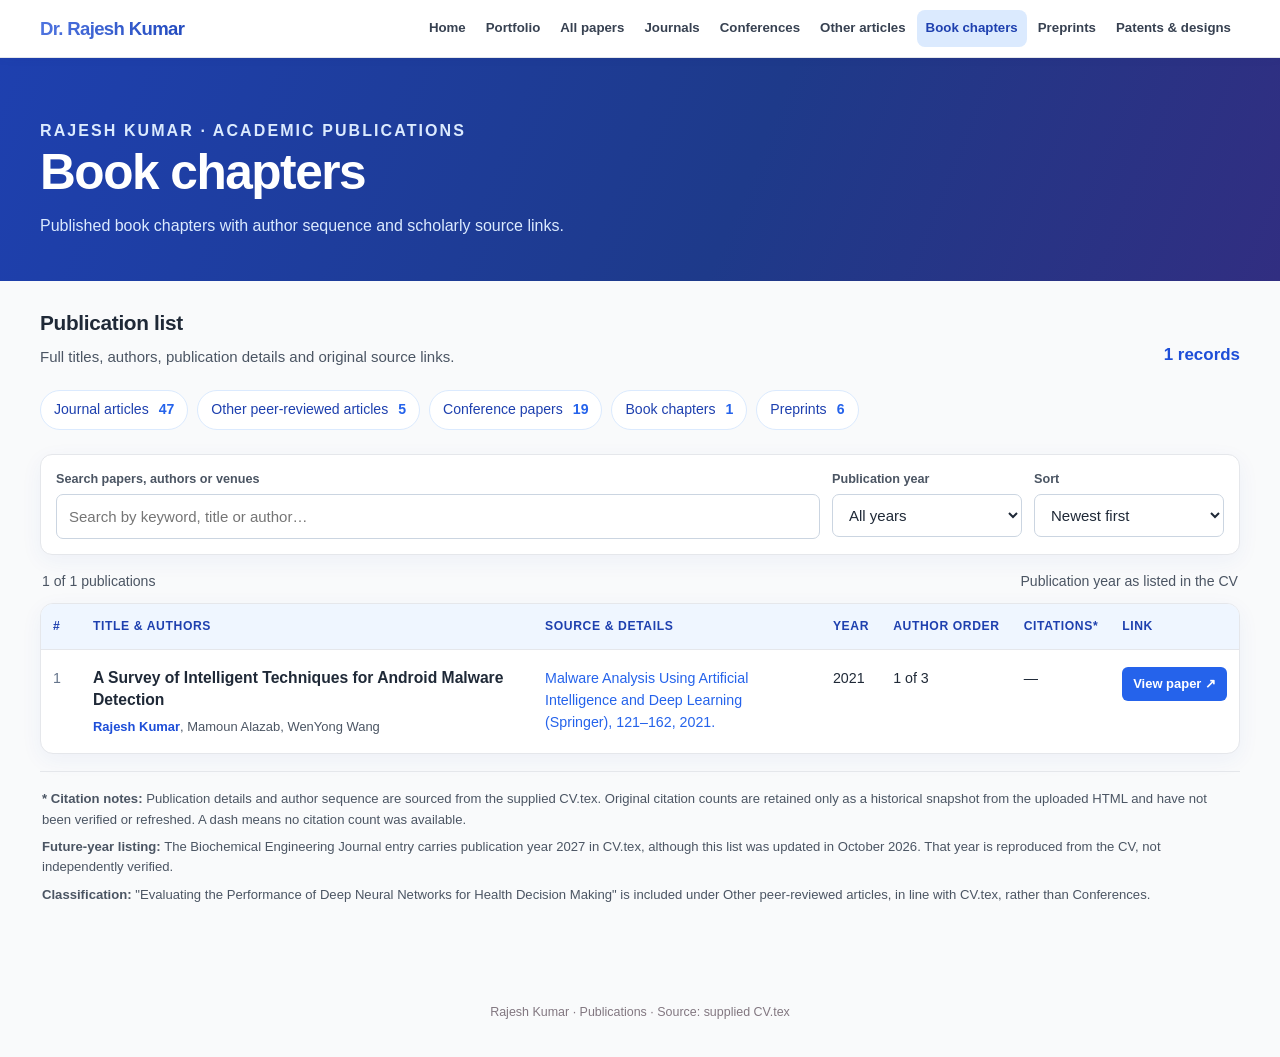
<file: book-chapter.html>
<!DOCTYPE html>

<html lang="en">
<head>
<meta charset="utf-8"/>
<meta content="width=device-width, initial-scale=1" name="viewport"/>
<meta content="Published book chapters with author sequence and scholarly source links." name="description"/>
<meta content="light" name="color-scheme"/>
<title>Book chapters | Rajesh Kumar — Publications</title>
<link rel="canonical" href="https://raja21068.github.io/raja/book-chapter.html"/>
<script type="application/ld+json">{"@context": "https://schema.org", "@type": "CollectionPage", "name": "Book chapters | Rajesh Kumar — Publications", "url": "https://raja21068.github.io/raja/book-chapter.html", "inLanguage": "en", "author": {"@type": "Person", "@id": "https://raja21068.github.io/raja/#person", "name": "Dr. Rajesh Kumar", "url": "https://raja21068.github.io/raja/"}, "isPartOf": {"@type": "WebSite", "name": "Dr. Rajesh Kumar - Academic Portfolio", "url": "https://raja21068.github.io/raja/"}}</script>
<style>
:root {color-scheme:light;--ink:#292530;--sub:#635e68;--primary:#82465a;--primary-dark:#6b3549;--accent:#ecdfe4;--line:#e8e1e5;--bg:#faf8f9;--surface:#fff;--shadow:0 5px 25px rgba(56,31,44,.045)}
*,*::before,*::after{box-sizing:border-box}
body{margin:0;font:15px/1.55 system-ui,-apple-system,BlinkMacSystemFont,"Segoe UI",sans-serif;color:var(--ink);background:var(--bg)}
a{color:var(--primary)}a:hover{text-decoration-color:var(--ink)}a:focus-visible,select:focus-visible,input:focus-visible,button:focus-visible{outline:3px solid #bd87a0;outline-offset:3px}
.wrap{width:min(1200px,calc(100% - 44px));margin:auto}
.hero{background:linear-gradient(126deg,#693849,#82465a 57%,#9b5c72);color:white;padding:38px 0 34px}
.eyebrow{font-size:.78rem;font-weight:750;text-transform:uppercase;letter-spacing:.13em;opacity:.85;margin:0 0 12px}
h1{font-size:clamp(2rem,4vw,3.1rem);line-height:1.16;margin:0;letter-spacing:-.03em}
.hero p{color:#f6eaf0;margin:12px 0 0;max-width:720px;font-size:1rem}
.nav{background:#fff;border-bottom:1px solid var(--line)}.nav .wrap{display:flex;gap:4px;align-items:center;flex-wrap:wrap;padding:10px 0}
.nav a{text-decoration:none;white-space:nowrap;font-size:.9rem;padding:9px 12px;border-radius:7px;color:#554953;font-weight:600}
.nav a:hover{background:#f5edf0}.nav a[aria-current="page"]{background:var(--accent);color:var(--primary-dark)}
main{padding:26px 0 54px}.intro{display:flex;align-items:flex-end;justify-content:space-between;gap:15px;flex-wrap:wrap;margin-bottom:22px}
.intro h2{font-size:1.3rem;letter-spacing:-.015em;margin:0}.intro p{margin:5px 0 0;color:var(--sub);max-width:780px}
.count{font-variant-numeric:tabular-nums;font-weight:750;color:var(--primary);font-size:1.06rem}
.category-strip{display:flex;flex-wrap:wrap;gap:9px;margin:0 0 24px}
.category-strip a{display:inline-flex;align-items:center;gap:10px;border:1px solid var(--line);border-radius:20px;color:var(--ink);background:white;padding:8px 13px;text-decoration:none;font-size:.88rem}
.category-strip a:hover{border-color:#d2a4b3;background:#fff8fa}.category-strip b{color:var(--primary);font-variant-numeric:tabular-nums}
.tools{display:grid;grid-template-columns:minmax(220px,1fr) repeat(2,minmax(160px,190px));gap:12px;background:white;padding:15px;border:1px solid var(--line);border-radius:12px;margin-bottom:16px;box-shadow:var(--shadow)}
.tools label{font-size:.79rem;color:var(--sub);font-weight:700;display:block;margin:0 0 5px}
.tools input,.tools select{background:white;width:100%;padding:10px 12px;border:1px solid #d8cdd2;border-radius:7px;color:var(--ink);font:inherit;min-height:43px}
.results{display:flex;align-items:center;justify-content:space-between;gap:12px;margin:0 2px 10px;font-size:.88rem;color:var(--sub)}
.paper-table{border:1px solid var(--line);width:100%;border-spacing:0;border-radius:13px;overflow:hidden;background:var(--surface);box-shadow:var(--shadow)}
.paper-table th{background:#f0e7eb;text-align:left;white-space:nowrap;color:#5c3848;padding:13px 12px;font-size:.76rem;text-transform:uppercase;letter-spacing:.05em}
.paper-table td{padding:17px 12px;vertical-align:top;border-top:1px solid var(--line);font-size:.89rem}
.paper-table tbody tr:hover{background:#fdfafb}.num{width:40px;color:#877a81;white-space:nowrap;font-variant-numeric:tabular-nums}
.papertitle{font-weight:720;color:#2c2630;font-size:.98rem;line-height:1.4;margin-bottom:6px}
.authors{font-size:.81rem;line-height:1.5;color:#6c626b}.self{font-weight:770;color:var(--primary-dark)}
.source{min-width:170px;max-width:310px;color:#4c4550}.source small{display:block;margin-top:5px;color:#7d737d}
.year,.position,.citations{white-space:nowrap;font-variant-numeric:tabular-nums}
.year small{display:block;font-size:.71rem;color:#976079;white-space:normal}
.pill{display:inline-block;border:1px solid #e1c9d1;background:#faf1f4;color:#754156;padding:4px 7px;border-radius:5px;font-size:.76rem;font-weight:750;white-space:nowrap}
.outlink{white-space:nowrap;display:inline-block;background:var(--primary);color:white;text-decoration:none;padding:7px 11px;border-radius:6px;font-size:.81rem;font-weight:750}
.outlink:hover{background:var(--primary-dark);color:white}
.notes{margin-top:17px;border-top:1px solid var(--line);padding:17px 2px;font-size:.82rem;color:var(--sub)}.notes p{margin:0 0 7px}
.empty{padding:20px!important;text-align:center;color:var(--sub)}
footer{padding:20px 0 35px;color:#827780;text-align:center;font-size:.78rem}
@media(max-width:900px){.tools{grid-template-columns:1fr 1fr}.tools>.search{grid-column:1/-1}.paper-table th,.paper-table .num{display:none}
.paper-table,.paper-table tbody,.paper-table tr,.paper-table td{display:block;width:100%}.paper-table{border:0;background:transparent;box-shadow:none}.paper-table tr{border:1px solid var(--line);border-radius:11px;background:white;margin-bottom:12px;box-shadow:var(--shadow);overflow:hidden;padding:8px 14px}.paper-table td{border:0;padding:6px 0;min-width:0;max-width:none;font-size:.87rem}.paper-table td::before{content:attr(data-label);font-size:.72rem;color:#85747d;font-weight:740;letter-spacing:.01em;display:inline-block;width:95px;vertical-align:top}.paper-table td.title-cell::before{display:none}.paper-table td.title-cell{padding:12px 0 4px}.paper-table .source small{display:inline}.paper-table .year small{display:inline;margin-left:6px}.paper-table td.link-cell{padding:11px 0}.paper-table td.link-cell::before{display:none}}
@media(max-width:520px){.wrap{width:min(100% - 28px,1200px)}.hero{padding:30px 0 27px}.nav .wrap{gap:0}.nav a{font-size:.81rem;padding:8px}.tools{grid-template-columns:1fr}.tools>.search{grid-column:auto}.intro{align-items:flex-start}.results{align-items:flex-start}.category-strip a{padding:7px 10px}.paper-table td::before{width:87px}}
@media(prefers-reduced-motion:reduce){*{scroll-behavior:auto!important}}

.tools-master{grid-template-columns:minmax(210px,1fr) repeat(3,minmax(150px,180px))}@media(max-width:900px){.tools-master{grid-template-columns:1fr 1fr}.tools-master>.search{grid-column:1/-1}}@media(max-width:520px){.tools-master{grid-template-columns:1fr}.tools-master>.search{grid-column:auto}}</style>
<link href="site-theme.css" rel="stylesheet"/></head>
<body><nav aria-label="Research portfolio sections" class="nav"><div class="wrap"><a class="home-brand" href="index.html">Dr. Rajesh Kumar</a><div class="nav-items"><a href="index.html">Home</a><a href="research-portfolio.html">Portfolio</a><a href="publications.html">All papers</a><a href="journal-papers.html">Journals</a><a href="conference-papers.html">Conferences</a><a href="other-articles.html">Other articles</a><a aria-current="page" href="book-chapter.html">Book chapters</a><a href="preprints.html">Preprints</a><a href="patents.html">Patents &amp; designs</a></div></div></nav>
<header class="hero"><div class="wrap"><p class="eyebrow">Rajesh Kumar · Academic publications</p>
<h1>Book chapters</h1><p>Published book chapters with author sequence and scholarly source links.</p></div></header>

<main class="wrap"><section aria-label="Page introduction" class="intro"><div><h2>Publication list</h2><p>Full titles, authors, publication details and original source links.</p></div><div class="count">1 records</div></section>
<div aria-label="Browse by type" class="category-strip"><a href="journal-papers.html">Journal articles <b>47</b></a><a href="other-articles.html">Other peer-reviewed articles <b>5</b></a><a href="conference-papers.html">Conference papers <b>19</b></a><a href="book-chapter.html">Book chapters <b>1</b></a><a href="preprints.html">Preprints <b>6</b></a></div>
<div aria-label="Search papers" class="tools" role="search">
<div class="search"><label for="search">Search papers, authors or venues</label><input autocomplete="off" id="search" placeholder="Search by keyword, title or author…" type="search"/></div>
<div><label for="year">Publication year</label><select id="year"><option value="">All years</option></select></div>
<div><label for="sort">Sort</label><select id="sort"><option value="newest">Newest first</option><option value="oldest">Oldest first</option><option value="title">Title A–Z</option></select></div></div>
<div class="results"><span aria-live="polite" id="count">1 of 1 publications</span><span>Publication year as listed in the CV</span></div>
<table class="paper-table" id="papers"><thead><tr>
<th scope="col">#</th><th scope="col">Title &amp; authors</th><th scope="col">Source &amp; details</th><th scope="col">Year</th><th scope="col">Author order</th><th scope="col">Citations*</th><th scope="col">Link</th>
</tr></thead><tbody><tr data-category="Book chapters" data-initial="71" data-title="a survey of intelligent techniques for android malware detection" data-year="2021">
<td class="num">1</td>
<td class="title-cell"><div class="papertitle">A Survey of Intelligent Techniques for Android Malware Detection</div><div class="authors"><strong class="self">Rajesh Kumar</strong>, Mamoun Alazab, WenYong Wang</div></td>
<td class="source" data-label="Source">Malware Analysis Using Artificial Intelligence and Deep Learning (Springer), 121–162, 2021.</td>
<td class="year" data-label="Year">2021</td>
<td class="position" data-label="Author order">1 of 3</td>
<td class="citations" data-label="Legacy citations">—</td>
<td class="link-cell" data-label="Publication link"><a aria-label="Open publication: A Survey of Intelligent Techniques for Android Malware Detection" class="outlink" href="https://doi.org/10.1007/978-3-030-62582-5_5" rel="noopener noreferrer" target="_blank">View paper ↗</a></td>
</tr></tbody></table>
<p class="empty" hidden="" id="empty">No papers matched these filters.</p>
<section aria-label="Source notes" class="notes"><p><strong>* Citation notes:</strong> Publication details and author sequence are sourced from the supplied CV.tex. Original citation counts are retained only as a historical snapshot from the uploaded HTML and have not been verified or refreshed. A dash means no citation count was available.</p><p><strong>Future-year listing:</strong> The Biochemical Engineering Journal entry carries publication year 2027 in CV.tex, although this list was updated in October 2026. That year is reproduced from the CV, not independently verified.</p><p><strong>Classification:</strong> "Evaluating the Performance of Deep Neural Networks for Health Decision Making" is included under Other peer-reviewed articles, in line with CV.tex, rather than Conferences.</p></section>
</main><footer class="wrap">Rajesh Kumar · Publications · Source: supplied CV.tex</footer>
<script>
(function () {
  const table=document.querySelector('#papers');
  const body=table&&table.tBodies[0];
  if (!body) return;
  const rows=Array.from(body.querySelectorAll('tr[data-year]'));
  const search=document.querySelector('#search');
  const year=document.querySelector('#year');
  const sorter=document.querySelector('#sort');
  const category=document.querySelector('#category');
  const summary=document.querySelector('#count');
  const empty=document.querySelector('#empty');
  const years=[...new Set(rows.map(r=>r.dataset.year))].sort((a,b)=>Number(b)-Number(a));
  for (const y of years) {let opt=document.createElement('option');opt.value=y;opt.textContent=y;year.appendChild(opt);}
  const text=s=>(s||'').toLocaleLowerCase();
  function update() {
    const q=text(search.value.trim());const y=year.value;const cat=category?category.value:'';const sort=sorter.value;
    let n=0;
    for (const r of rows) {
      const visible=(!q||text(r.textContent).includes(q))&&(!y||r.dataset.year===y)&&(!cat||r.dataset.category===cat);
      r.hidden=!visible;
      r.style.display=visible?'':'none';
      n+=Number(visible);
    }
    const sorted=rows.slice().sort((a,b)=>{
      if(sort==='oldest')return Number(a.dataset.year)-Number(b.dataset.year)||Number(a.dataset.initial)-Number(b.dataset.initial);
      if(sort==='title')return a.dataset.title.localeCompare(b.dataset.title);
      return Number(b.dataset.year)-Number(a.dataset.year)||Number(a.dataset.initial)-Number(b.dataset.initial);
    });
    let rank=0;
    for(const r of sorted){body.appendChild(r);if(!r.hidden)r.querySelector('.num').textContent=String(++rank);}
    summary.textContent=n+' of '+rows.length+' publications';
    empty.hidden=n!==0;
  }
  [search,year,sorter,category].filter(Boolean).forEach(el=>el.addEventListener(el===search?'input':'change',update));
  if(category && location.hash){const desired=decodeURIComponent(location.hash.substring(1));if(Array.from(category.options).some(x=>x.value===desired))category.value=desired;}
  update();
})();
</script>
</body></html>
</file>
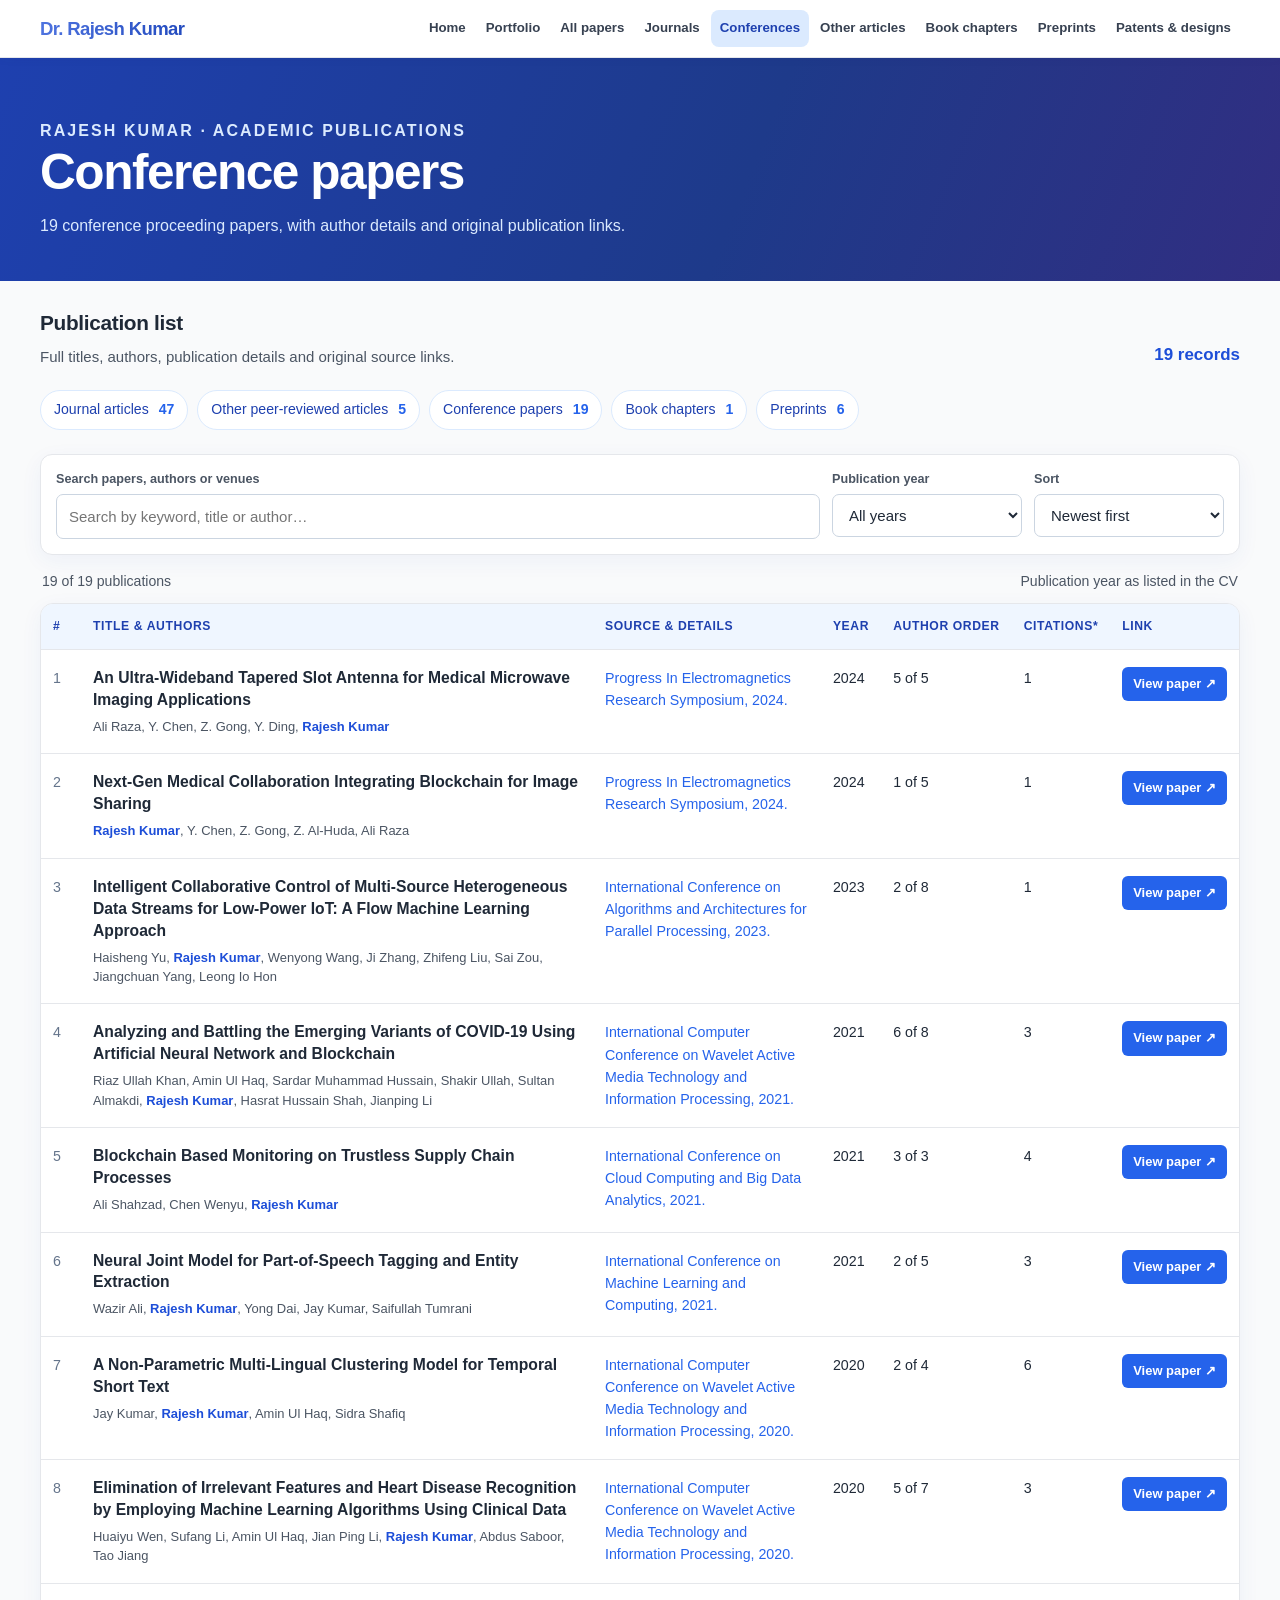
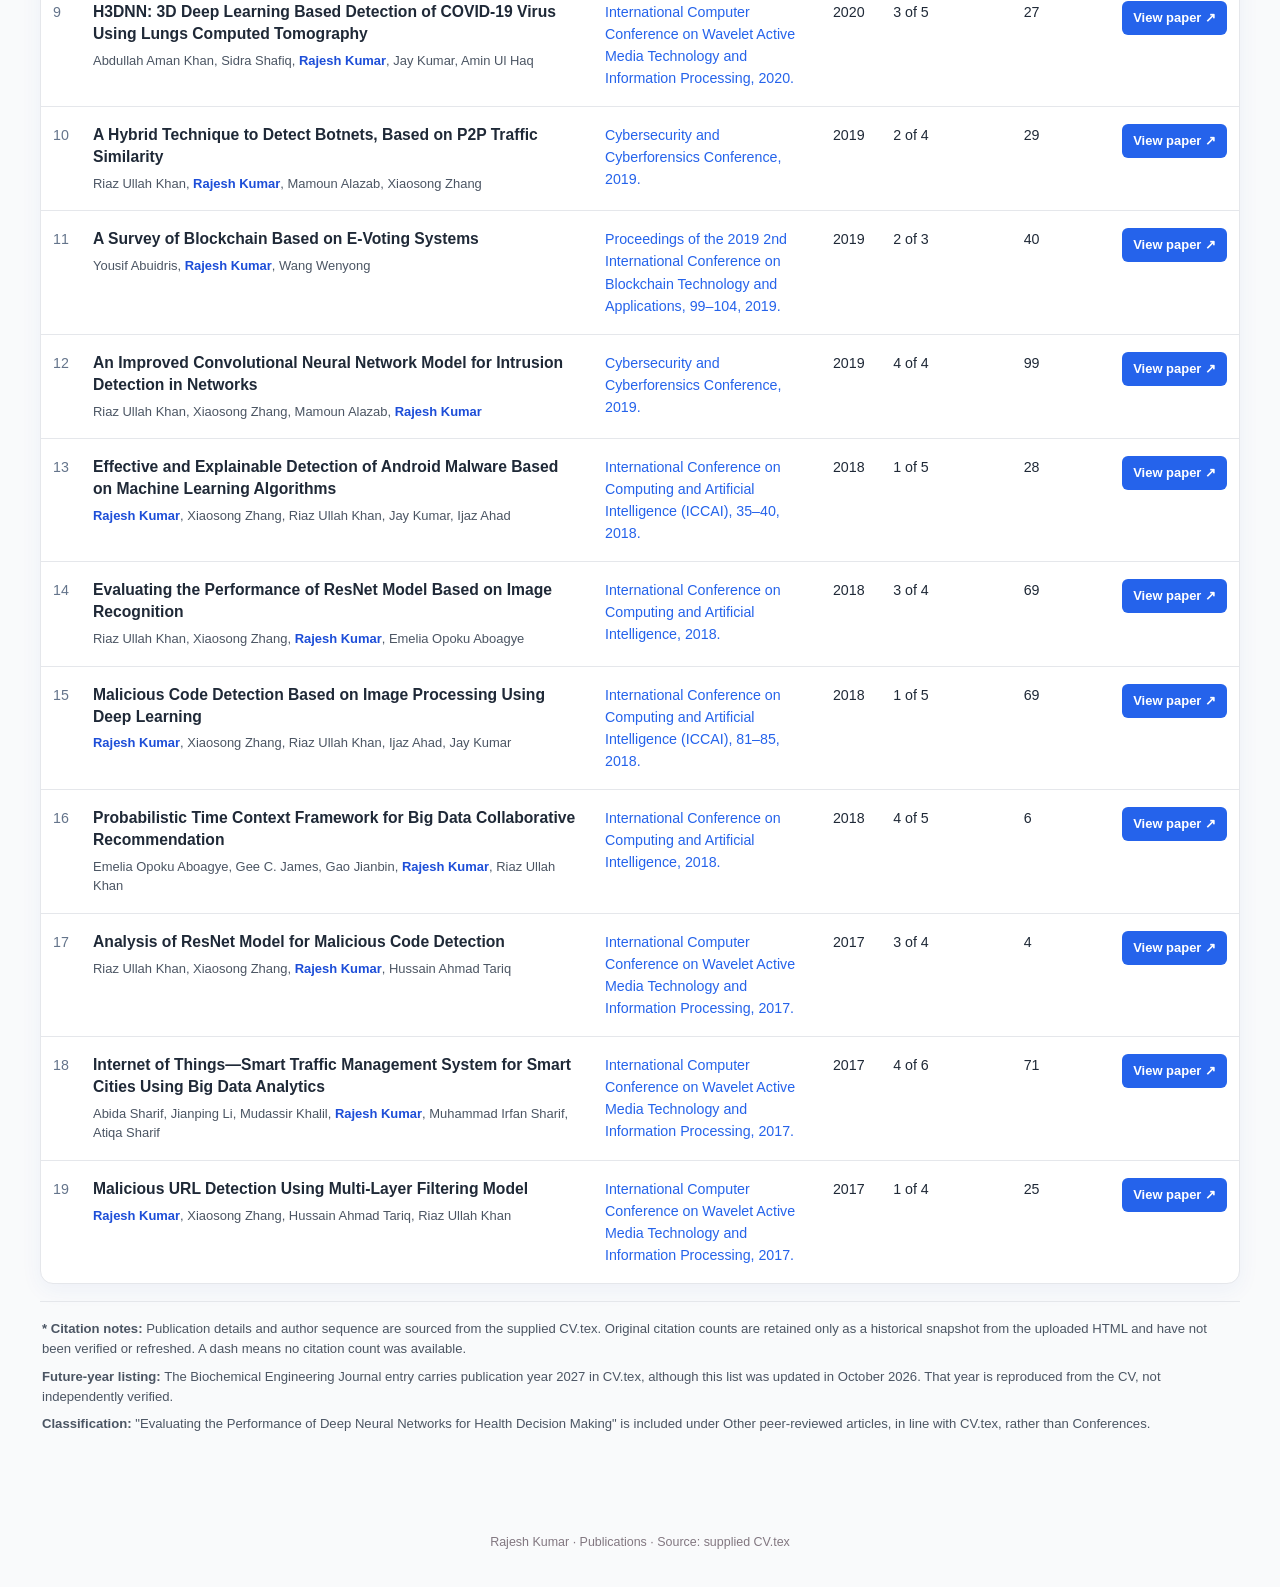
<file: conference-papers.html>
<!DOCTYPE html>

<html lang="en">
<head>
<meta charset="utf-8"/>
<meta content="width=device-width, initial-scale=1" name="viewport"/>
<meta content="19 conference proceeding papers, with author details and original publication links." name="description"/>
<meta content="light" name="color-scheme"/>
<title>Conference papers | Rajesh Kumar — Publications</title>
<link rel="canonical" href="https://raja21068.github.io/raja/conference-papers.html"/>
<script type="application/ld+json">{"@context": "https://schema.org", "@type": "CollectionPage", "name": "Conference papers | Rajesh Kumar — Publications", "url": "https://raja21068.github.io/raja/conference-papers.html", "inLanguage": "en", "author": {"@type": "Person", "@id": "https://raja21068.github.io/raja/#person", "name": "Dr. Rajesh Kumar", "url": "https://raja21068.github.io/raja/"}, "isPartOf": {"@type": "WebSite", "name": "Dr. Rajesh Kumar - Academic Portfolio", "url": "https://raja21068.github.io/raja/"}}</script>
<style>
:root {color-scheme:light;--ink:#292530;--sub:#635e68;--primary:#82465a;--primary-dark:#6b3549;--accent:#ecdfe4;--line:#e8e1e5;--bg:#faf8f9;--surface:#fff;--shadow:0 5px 25px rgba(56,31,44,.045)}
*,*::before,*::after{box-sizing:border-box}
body{margin:0;font:15px/1.55 system-ui,-apple-system,BlinkMacSystemFont,"Segoe UI",sans-serif;color:var(--ink);background:var(--bg)}
a{color:var(--primary)}a:hover{text-decoration-color:var(--ink)}a:focus-visible,select:focus-visible,input:focus-visible,button:focus-visible{outline:3px solid #bd87a0;outline-offset:3px}
.wrap{width:min(1200px,calc(100% - 44px));margin:auto}
.hero{background:linear-gradient(126deg,#693849,#82465a 57%,#9b5c72);color:white;padding:38px 0 34px}
.eyebrow{font-size:.78rem;font-weight:750;text-transform:uppercase;letter-spacing:.13em;opacity:.85;margin:0 0 12px}
h1{font-size:clamp(2rem,4vw,3.1rem);line-height:1.16;margin:0;letter-spacing:-.03em}
.hero p{color:#f6eaf0;margin:12px 0 0;max-width:720px;font-size:1rem}
.nav{background:#fff;border-bottom:1px solid var(--line)}.nav .wrap{display:flex;gap:4px;align-items:center;flex-wrap:wrap;padding:10px 0}
.nav a{text-decoration:none;white-space:nowrap;font-size:.9rem;padding:9px 12px;border-radius:7px;color:#554953;font-weight:600}
.nav a:hover{background:#f5edf0}.nav a[aria-current="page"]{background:var(--accent);color:var(--primary-dark)}
main{padding:26px 0 54px}.intro{display:flex;align-items:flex-end;justify-content:space-between;gap:15px;flex-wrap:wrap;margin-bottom:22px}
.intro h2{font-size:1.3rem;letter-spacing:-.015em;margin:0}.intro p{margin:5px 0 0;color:var(--sub);max-width:780px}
.count{font-variant-numeric:tabular-nums;font-weight:750;color:var(--primary);font-size:1.06rem}
.category-strip{display:flex;flex-wrap:wrap;gap:9px;margin:0 0 24px}
.category-strip a{display:inline-flex;align-items:center;gap:10px;border:1px solid var(--line);border-radius:20px;color:var(--ink);background:white;padding:8px 13px;text-decoration:none;font-size:.88rem}
.category-strip a:hover{border-color:#d2a4b3;background:#fff8fa}.category-strip b{color:var(--primary);font-variant-numeric:tabular-nums}
.tools{display:grid;grid-template-columns:minmax(220px,1fr) repeat(2,minmax(160px,190px));gap:12px;background:white;padding:15px;border:1px solid var(--line);border-radius:12px;margin-bottom:16px;box-shadow:var(--shadow)}
.tools label{font-size:.79rem;color:var(--sub);font-weight:700;display:block;margin:0 0 5px}
.tools input,.tools select{background:white;width:100%;padding:10px 12px;border:1px solid #d8cdd2;border-radius:7px;color:var(--ink);font:inherit;min-height:43px}
.results{display:flex;align-items:center;justify-content:space-between;gap:12px;margin:0 2px 10px;font-size:.88rem;color:var(--sub)}
.paper-table{border:1px solid var(--line);width:100%;border-spacing:0;border-radius:13px;overflow:hidden;background:var(--surface);box-shadow:var(--shadow)}
.paper-table th{background:#f0e7eb;text-align:left;white-space:nowrap;color:#5c3848;padding:13px 12px;font-size:.76rem;text-transform:uppercase;letter-spacing:.05em}
.paper-table td{padding:17px 12px;vertical-align:top;border-top:1px solid var(--line);font-size:.89rem}
.paper-table tbody tr:hover{background:#fdfafb}.num{width:40px;color:#877a81;white-space:nowrap;font-variant-numeric:tabular-nums}
.papertitle{font-weight:720;color:#2c2630;font-size:.98rem;line-height:1.4;margin-bottom:6px}
.authors{font-size:.81rem;line-height:1.5;color:#6c626b}.self{font-weight:770;color:var(--primary-dark)}
.source{min-width:170px;max-width:310px;color:#4c4550}.source small{display:block;margin-top:5px;color:#7d737d}
.year,.position,.citations{white-space:nowrap;font-variant-numeric:tabular-nums}
.year small{display:block;font-size:.71rem;color:#976079;white-space:normal}
.pill{display:inline-block;border:1px solid #e1c9d1;background:#faf1f4;color:#754156;padding:4px 7px;border-radius:5px;font-size:.76rem;font-weight:750;white-space:nowrap}
.outlink{white-space:nowrap;display:inline-block;background:var(--primary);color:white;text-decoration:none;padding:7px 11px;border-radius:6px;font-size:.81rem;font-weight:750}
.outlink:hover{background:var(--primary-dark);color:white}
.notes{margin-top:17px;border-top:1px solid var(--line);padding:17px 2px;font-size:.82rem;color:var(--sub)}.notes p{margin:0 0 7px}
.empty{padding:20px!important;text-align:center;color:var(--sub)}
footer{padding:20px 0 35px;color:#827780;text-align:center;font-size:.78rem}
@media(max-width:900px){.tools{grid-template-columns:1fr 1fr}.tools>.search{grid-column:1/-1}.paper-table th,.paper-table .num{display:none}
.paper-table,.paper-table tbody,.paper-table tr,.paper-table td{display:block;width:100%}.paper-table{border:0;background:transparent;box-shadow:none}.paper-table tr{border:1px solid var(--line);border-radius:11px;background:white;margin-bottom:12px;box-shadow:var(--shadow);overflow:hidden;padding:8px 14px}.paper-table td{border:0;padding:6px 0;min-width:0;max-width:none;font-size:.87rem}.paper-table td::before{content:attr(data-label);font-size:.72rem;color:#85747d;font-weight:740;letter-spacing:.01em;display:inline-block;width:95px;vertical-align:top}.paper-table td.title-cell::before{display:none}.paper-table td.title-cell{padding:12px 0 4px}.paper-table .source small{display:inline}.paper-table .year small{display:inline;margin-left:6px}.paper-table td.link-cell{padding:11px 0}.paper-table td.link-cell::before{display:none}}
@media(max-width:520px){.wrap{width:min(100% - 28px,1200px)}.hero{padding:30px 0 27px}.nav .wrap{gap:0}.nav a{font-size:.81rem;padding:8px}.tools{grid-template-columns:1fr}.tools>.search{grid-column:auto}.intro{align-items:flex-start}.results{align-items:flex-start}.category-strip a{padding:7px 10px}.paper-table td::before{width:87px}}
@media(prefers-reduced-motion:reduce){*{scroll-behavior:auto!important}}

.tools-master{grid-template-columns:minmax(210px,1fr) repeat(3,minmax(150px,180px))}@media(max-width:900px){.tools-master{grid-template-columns:1fr 1fr}.tools-master>.search{grid-column:1/-1}}@media(max-width:520px){.tools-master{grid-template-columns:1fr}.tools-master>.search{grid-column:auto}}</style>
<link href="site-theme.css" rel="stylesheet"/></head>
<body><nav aria-label="Research portfolio sections" class="nav"><div class="wrap"><a class="home-brand" href="index.html">Dr. Rajesh Kumar</a><div class="nav-items"><a href="index.html">Home</a><a href="research-portfolio.html">Portfolio</a><a href="publications.html">All papers</a><a href="journal-papers.html">Journals</a><a aria-current="page" href="conference-papers.html">Conferences</a><a href="other-articles.html">Other articles</a><a href="book-chapter.html">Book chapters</a><a href="preprints.html">Preprints</a><a href="patents.html">Patents &amp; designs</a></div></div></nav>
<header class="hero"><div class="wrap"><p class="eyebrow">Rajesh Kumar · Academic publications</p>
<h1>Conference papers</h1><p>19 conference proceeding papers, with author details and original publication links.</p></div></header>

<main class="wrap"><section aria-label="Page introduction" class="intro"><div><h2>Publication list</h2><p>Full titles, authors, publication details and original source links.</p></div><div class="count">19 records</div></section>
<div aria-label="Browse by type" class="category-strip"><a href="journal-papers.html">Journal articles <b>47</b></a><a href="other-articles.html">Other peer-reviewed articles <b>5</b></a><a href="conference-papers.html">Conference papers <b>19</b></a><a href="book-chapter.html">Book chapters <b>1</b></a><a href="preprints.html">Preprints <b>6</b></a></div>
<div aria-label="Search papers" class="tools" role="search">
<div class="search"><label for="search">Search papers, authors or venues</label><input autocomplete="off" id="search" placeholder="Search by keyword, title or author…" type="search"/></div>
<div><label for="year">Publication year</label><select id="year"><option value="">All years</option></select></div>
<div><label for="sort">Sort</label><select id="sort"><option value="newest">Newest first</option><option value="oldest">Oldest first</option><option value="title">Title A–Z</option></select></div></div>
<div class="results"><span aria-live="polite" id="count">19 of 19 publications</span><span>Publication year as listed in the CV</span></div>
<table class="paper-table" id="papers"><thead><tr>
<th scope="col">#</th><th scope="col">Title &amp; authors</th><th scope="col">Source &amp; details</th><th scope="col">Year</th><th scope="col">Author order</th><th scope="col">Citations*</th><th scope="col">Link</th>
</tr></thead><tbody><tr data-category="Conference papers" data-initial="52" data-title="an ultra-wideband tapered slot antenna for medical microwave imaging applications" data-year="2024">
<td class="num">1</td>
<td class="title-cell"><div class="papertitle">An Ultra-Wideband Tapered Slot Antenna for Medical Microwave Imaging Applications</div><div class="authors">Ali Raza, Y. Chen, Z. Gong, Y. Ding, <strong class="self">Rajesh Kumar</strong></div></td>
<td class="source" data-label="Source">Progress In Electromagnetics Research Symposium, 2024.</td>
<td class="year" data-label="Year">2024</td>
<td class="position" data-label="Author order">5 of 5</td>
<td class="citations" data-label="Legacy citations">1</td>
<td class="link-cell" data-label="Publication link"><a aria-label="Open publication: An Ultra-Wideband Tapered Slot Antenna for Medical Microwave Imaging Applications" class="outlink" href="https://ieeexplore.ieee.org/document/10618710" rel="noopener noreferrer" target="_blank">View paper ↗</a></td>
</tr><tr data-category="Conference papers" data-initial="53" data-title="next-gen medical collaboration integrating blockchain for image sharing" data-year="2024">
<td class="num">2</td>
<td class="title-cell"><div class="papertitle">Next-Gen Medical Collaboration Integrating Blockchain for Image Sharing</div><div class="authors"><strong class="self">Rajesh Kumar</strong>, Y. Chen, Z. Gong, Z. Al-Huda, Ali Raza</div></td>
<td class="source" data-label="Source">Progress In Electromagnetics Research Symposium, 2024.</td>
<td class="year" data-label="Year">2024</td>
<td class="position" data-label="Author order">1 of 5</td>
<td class="citations" data-label="Legacy citations">1</td>
<td class="link-cell" data-label="Publication link"><a aria-label="Open publication: Next-Gen Medical Collaboration Integrating Blockchain for Image Sharing" class="outlink" href="https://ieeexplore.ieee.org/document/10617922" rel="noopener noreferrer" target="_blank">View paper ↗</a></td>
</tr><tr data-category="Conference papers" data-initial="54" data-title="intelligent collaborative control of multi-source heterogeneous data streams for low-power iot: a flow machine learning approach" data-year="2023">
<td class="num">3</td>
<td class="title-cell"><div class="papertitle">Intelligent Collaborative Control of Multi-Source Heterogeneous Data Streams for Low-Power IoT: A Flow Machine Learning Approach</div><div class="authors">Haisheng Yu, <strong class="self">Rajesh Kumar</strong>, Wenyong Wang, Ji Zhang, Zhifeng Liu, Sai Zou, Jiangchuan Yang, Leong Io Hon</div></td>
<td class="source" data-label="Source">International Conference on Algorithms and Architectures for Parallel Processing, 2023.</td>
<td class="year" data-label="Year">2023</td>
<td class="position" data-label="Author order">2 of 8</td>
<td class="citations" data-label="Legacy citations">1</td>
<td class="link-cell" data-label="Publication link"><a aria-label="Open publication: Intelligent Collaborative Control of Multi-Source Heterogeneous Data Streams for Low-Power IoT: A Flow Machine Learning Approach" class="outlink" href="https://doi.org/10.1007/978-981-97-0859-8_22" rel="noopener noreferrer" target="_blank">View paper ↗</a></td>
</tr><tr data-category="Conference papers" data-initial="55" data-title="analyzing and battling the emerging variants of covid-19 using artificial neural network and blockchain" data-year="2021">
<td class="num">4</td>
<td class="title-cell"><div class="papertitle">Analyzing and Battling the Emerging Variants of COVID-19 Using Artificial Neural Network and Blockchain</div><div class="authors">Riaz Ullah Khan, Amin Ul Haq, Sardar Muhammad Hussain, Shakir Ullah, Sultan Almakdi, <strong class="self">Rajesh Kumar</strong>, Hasrat Hussain Shah, Jianping Li</div></td>
<td class="source" data-label="Source">International Computer Conference on Wavelet Active Media Technology and Information Processing, 2021.</td>
<td class="year" data-label="Year">2021</td>
<td class="position" data-label="Author order">6 of 8</td>
<td class="citations" data-label="Legacy citations">3</td>
<td class="link-cell" data-label="Publication link"><a aria-label="Open publication: Analyzing and Battling the Emerging Variants of COVID-19 Using Artificial Neural Network and Blockchain" class="outlink" href="https://ieeexplore.ieee.org/document/9674142" rel="noopener noreferrer" target="_blank">View paper ↗</a></td>
</tr><tr data-category="Conference papers" data-initial="56" data-title="blockchain based monitoring on trustless supply chain processes" data-year="2021">
<td class="num">5</td>
<td class="title-cell"><div class="papertitle">Blockchain Based Monitoring on Trustless Supply Chain Processes</div><div class="authors">Ali Shahzad, Chen Wenyu, <strong class="self">Rajesh Kumar</strong></div></td>
<td class="source" data-label="Source">International Conference on Cloud Computing and Big Data Analytics, 2021.</td>
<td class="year" data-label="Year">2021</td>
<td class="position" data-label="Author order">3 of 3</td>
<td class="citations" data-label="Legacy citations">4</td>
<td class="link-cell" data-label="Publication link"><a aria-label="Open publication: Blockchain Based Monitoring on Trustless Supply Chain Processes" class="outlink" href="https://ieeexplore.ieee.org/document/9442512" rel="noopener noreferrer" target="_blank">View paper ↗</a></td>
</tr><tr data-category="Conference papers" data-initial="57" data-title="neural joint model for part-of-speech tagging and entity extraction" data-year="2021">
<td class="num">6</td>
<td class="title-cell"><div class="papertitle">Neural Joint Model for Part-of-Speech Tagging and Entity Extraction</div><div class="authors">Wazir Ali, <strong class="self">Rajesh Kumar</strong>, Yong Dai, Jay Kumar, Saifullah Tumrani</div></td>
<td class="source" data-label="Source">International Conference on Machine Learning and Computing, 2021.</td>
<td class="year" data-label="Year">2021</td>
<td class="position" data-label="Author order">2 of 5</td>
<td class="citations" data-label="Legacy citations">3</td>
<td class="link-cell" data-label="Publication link"><a aria-label="Open publication: Neural Joint Model for Part-of-Speech Tagging and Entity Extraction" class="outlink" href="https://doi.org/10.1145/3457682.3457718" rel="noopener noreferrer" target="_blank">View paper ↗</a></td>
</tr><tr data-category="Conference papers" data-initial="58" data-title="a non-parametric multi-lingual clustering model for temporal short text" data-year="2020">
<td class="num">7</td>
<td class="title-cell"><div class="papertitle">A Non-Parametric Multi-Lingual Clustering Model for Temporal Short Text</div><div class="authors">Jay Kumar, <strong class="self">Rajesh Kumar</strong>, Amin Ul Haq, Sidra Shafiq</div></td>
<td class="source" data-label="Source">International Computer Conference on Wavelet Active Media Technology and Information Processing, 2020.</td>
<td class="year" data-label="Year">2020</td>
<td class="position" data-label="Author order">2 of 4</td>
<td class="citations" data-label="Legacy citations">6</td>
<td class="link-cell" data-label="Publication link"><a aria-label="Open publication: A Non-Parametric Multi-Lingual Clustering Model for Temporal Short Text" class="outlink" href="https://ieeexplore.ieee.org/document/9317342" rel="noopener noreferrer" target="_blank">View paper ↗</a></td>
</tr><tr data-category="Conference papers" data-initial="59" data-title="elimination of irrelevant features and heart disease recognition by employing machine learning algorithms using clinical data" data-year="2020">
<td class="num">8</td>
<td class="title-cell"><div class="papertitle">Elimination of Irrelevant Features and Heart Disease Recognition by Employing Machine Learning Algorithms Using Clinical Data</div><div class="authors">Huaiyu Wen, Sufang Li, Amin Ul Haq, Jian Ping Li, <strong class="self">Rajesh Kumar</strong>, Abdus Saboor, Tao Jiang</div></td>
<td class="source" data-label="Source">International Computer Conference on Wavelet Active Media Technology and Information Processing, 2020.</td>
<td class="year" data-label="Year">2020</td>
<td class="position" data-label="Author order">5 of 7</td>
<td class="citations" data-label="Legacy citations">3</td>
<td class="link-cell" data-label="Publication link"><a aria-label="Open publication: Elimination of Irrelevant Features and Heart Disease Recognition by Employing Machine Learning Algorithms Using Clinical Data" class="outlink" href="https://ieeexplore.ieee.org/document/9317351" rel="noopener noreferrer" target="_blank">View paper ↗</a></td>
</tr><tr data-category="Conference papers" data-initial="60" data-title="h3dnn: 3d deep learning based detection of covid-19 virus using lungs computed tomography" data-year="2020">
<td class="num">9</td>
<td class="title-cell"><div class="papertitle">H3DNN: 3D Deep Learning Based Detection of COVID-19 Virus Using Lungs Computed Tomography</div><div class="authors">Abdullah Aman Khan, Sidra Shafiq, <strong class="self">Rajesh Kumar</strong>, Jay Kumar, Amin Ul Haq</div></td>
<td class="source" data-label="Source">International Computer Conference on Wavelet Active Media Technology and Information Processing, 2020.</td>
<td class="year" data-label="Year">2020</td>
<td class="position" data-label="Author order">3 of 5</td>
<td class="citations" data-label="Legacy citations">27</td>
<td class="link-cell" data-label="Publication link"><a aria-label="Open publication: H3DNN: 3D Deep Learning Based Detection of COVID-19 Virus Using Lungs Computed Tomography" class="outlink" href="https://ieeexplore.ieee.org/document/9317357" rel="noopener noreferrer" target="_blank">View paper ↗</a></td>
</tr><tr data-category="Conference papers" data-initial="61" data-title="a hybrid technique to detect botnets, based on p2p traffic similarity" data-year="2019">
<td class="num">10</td>
<td class="title-cell"><div class="papertitle">A Hybrid Technique to Detect Botnets, Based on P2P Traffic Similarity</div><div class="authors">Riaz Ullah Khan, <strong class="self">Rajesh Kumar</strong>, Mamoun Alazab, Xiaosong Zhang</div></td>
<td class="source" data-label="Source">Cybersecurity and Cyberforensics Conference, 2019.</td>
<td class="year" data-label="Year">2019</td>
<td class="position" data-label="Author order">2 of 4</td>
<td class="citations" data-label="Legacy citations">29</td>
<td class="link-cell" data-label="Publication link"><a aria-label="Open publication: A Hybrid Technique to Detect Botnets, Based on P2P Traffic Similarity" class="outlink" href="https://ieeexplore.ieee.org/document/8854561" rel="noopener noreferrer" target="_blank">View paper ↗</a></td>
</tr><tr data-category="Conference papers" data-initial="62" data-title="a survey of blockchain based on e-voting systems" data-year="2019">
<td class="num">11</td>
<td class="title-cell"><div class="papertitle">A Survey of Blockchain Based on E-Voting Systems</div><div class="authors">Yousif Abuidris, <strong class="self">Rajesh Kumar</strong>, Wang Wenyong</div></td>
<td class="source" data-label="Source">Proceedings of the 2019 2nd International Conference on Blockchain Technology and Applications, 99–104, 2019.</td>
<td class="year" data-label="Year">2019</td>
<td class="position" data-label="Author order">2 of 3</td>
<td class="citations" data-label="Legacy citations">40</td>
<td class="link-cell" data-label="Publication link"><a aria-label="Open publication: A Survey of Blockchain Based on E-Voting Systems" class="outlink" href="https://doi.org/10.1145/3376044.3376060" rel="noopener noreferrer" target="_blank">View paper ↗</a></td>
</tr><tr data-category="Conference papers" data-initial="63" data-title="an improved convolutional neural network model for intrusion detection in networks" data-year="2019">
<td class="num">12</td>
<td class="title-cell"><div class="papertitle">An Improved Convolutional Neural Network Model for Intrusion Detection in Networks</div><div class="authors">Riaz Ullah Khan, Xiaosong Zhang, Mamoun Alazab, <strong class="self">Rajesh Kumar</strong></div></td>
<td class="source" data-label="Source">Cybersecurity and Cyberforensics Conference, 2019.</td>
<td class="year" data-label="Year">2019</td>
<td class="position" data-label="Author order">4 of 4</td>
<td class="citations" data-label="Legacy citations">99</td>
<td class="link-cell" data-label="Publication link"><a aria-label="Open publication: An Improved Convolutional Neural Network Model for Intrusion Detection in Networks" class="outlink" href="https://ieeexplore.ieee.org/document/8854549" rel="noopener noreferrer" target="_blank">View paper ↗</a></td>
</tr><tr data-category="Conference papers" data-initial="64" data-title="effective and explainable detection of android malware based on machine learning algorithms" data-year="2018">
<td class="num">13</td>
<td class="title-cell"><div class="papertitle">Effective and Explainable Detection of Android Malware Based on Machine Learning Algorithms</div><div class="authors"><strong class="self">Rajesh Kumar</strong>, Xiaosong Zhang, Riaz Ullah Khan, Jay Kumar, Ijaz Ahad</div></td>
<td class="source" data-label="Source">International Conference on Computing and Artificial Intelligence (ICCAI), 35–40, 2018.</td>
<td class="year" data-label="Year">2018</td>
<td class="position" data-label="Author order">1 of 5</td>
<td class="citations" data-label="Legacy citations">28</td>
<td class="link-cell" data-label="Publication link"><a aria-label="Open publication: Effective and Explainable Detection of Android Malware Based on Machine Learning Algorithms" class="outlink" href="https://doi.org/10.1145/3194452.3194465" rel="noopener noreferrer" target="_blank">View paper ↗</a></td>
</tr><tr data-category="Conference papers" data-initial="65" data-title="evaluating the performance of resnet model based on image recognition" data-year="2018">
<td class="num">14</td>
<td class="title-cell"><div class="papertitle">Evaluating the Performance of ResNet Model Based on Image Recognition</div><div class="authors">Riaz Ullah Khan, Xiaosong Zhang, <strong class="self">Rajesh Kumar</strong>, Emelia Opoku Aboagye</div></td>
<td class="source" data-label="Source">International Conference on Computing and Artificial Intelligence, 2018.</td>
<td class="year" data-label="Year">2018</td>
<td class="position" data-label="Author order">3 of 4</td>
<td class="citations" data-label="Legacy citations">69</td>
<td class="link-cell" data-label="Publication link"><a aria-label="Open publication: Evaluating the Performance of ResNet Model Based on Image Recognition" class="outlink" href="https://doi.org/10.1145/3194452.3194461" rel="noopener noreferrer" target="_blank">View paper ↗</a></td>
</tr><tr data-category="Conference papers" data-initial="66" data-title="malicious code detection based on image processing using deep learning" data-year="2018">
<td class="num">15</td>
<td class="title-cell"><div class="papertitle">Malicious Code Detection Based on Image Processing Using Deep Learning</div><div class="authors"><strong class="self">Rajesh Kumar</strong>, Xiaosong Zhang, Riaz Ullah Khan, Ijaz Ahad, Jay Kumar</div></td>
<td class="source" data-label="Source">International Conference on Computing and Artificial Intelligence (ICCAI), 81–85, 2018.</td>
<td class="year" data-label="Year">2018</td>
<td class="position" data-label="Author order">1 of 5</td>
<td class="citations" data-label="Legacy citations">69</td>
<td class="link-cell" data-label="Publication link"><a aria-label="Open publication: Malicious Code Detection Based on Image Processing Using Deep Learning" class="outlink" href="https://doi.org/10.1145/3194452.3194459" rel="noopener noreferrer" target="_blank">View paper ↗</a></td>
</tr><tr data-category="Conference papers" data-initial="67" data-title="probabilistic time context framework for big data collaborative recommendation" data-year="2018">
<td class="num">16</td>
<td class="title-cell"><div class="papertitle">Probabilistic Time Context Framework for Big Data Collaborative Recommendation</div><div class="authors">Emelia Opoku Aboagye, Gee C. James, Gao Jianbin, <strong class="self">Rajesh Kumar</strong>, Riaz Ullah Khan</div></td>
<td class="source" data-label="Source">International Conference on Computing and Artificial Intelligence, 2018.</td>
<td class="year" data-label="Year">2018</td>
<td class="position" data-label="Author order">4 of 5</td>
<td class="citations" data-label="Legacy citations">6</td>
<td class="link-cell" data-label="Publication link"><a aria-label="Open publication: Probabilistic Time Context Framework for Big Data Collaborative Recommendation" class="outlink" href="https://doi.org/10.1145/3194452.3194458" rel="noopener noreferrer" target="_blank">View paper ↗</a></td>
</tr><tr data-category="Conference papers" data-initial="68" data-title="analysis of resnet model for malicious code detection" data-year="2017">
<td class="num">17</td>
<td class="title-cell"><div class="papertitle">Analysis of ResNet Model for Malicious Code Detection</div><div class="authors">Riaz Ullah Khan, Xiaosong Zhang, <strong class="self">Rajesh Kumar</strong>, Hussain Ahmad Tariq</div></td>
<td class="source" data-label="Source">International Computer Conference on Wavelet Active Media Technology and Information Processing, 2017.</td>
<td class="year" data-label="Year">2017</td>
<td class="position" data-label="Author order">3 of 4</td>
<td class="citations" data-label="Legacy citations">4</td>
<td class="link-cell" data-label="Publication link"><a aria-label="Open publication: Analysis of ResNet Model for Malicious Code Detection" class="outlink" href="https://ieeexplore.ieee.org/document/8301487" rel="noopener noreferrer" target="_blank">View paper ↗</a></td>
</tr><tr data-category="Conference papers" data-initial="69" data-title="internet of things—smart traffic management system for smart cities using big data analytics" data-year="2017">
<td class="num">18</td>
<td class="title-cell"><div class="papertitle">Internet of Things—Smart Traffic Management System for Smart Cities Using Big Data Analytics</div><div class="authors">Abida Sharif, Jianping Li, Mudassir Khalil, <strong class="self">Rajesh Kumar</strong>, Muhammad Irfan Sharif, Atiqa Sharif</div></td>
<td class="source" data-label="Source">International Computer Conference on Wavelet Active Media Technology and Information Processing, 2017.</td>
<td class="year" data-label="Year">2017</td>
<td class="position" data-label="Author order">4 of 6</td>
<td class="citations" data-label="Legacy citations">71</td>
<td class="link-cell" data-label="Publication link"><a aria-label="Open publication: Internet of Things—Smart Traffic Management System for Smart Cities Using Big Data Analytics" class="outlink" href="https://ieeexplore.ieee.org/document/8301496" rel="noopener noreferrer" target="_blank">View paper ↗</a></td>
</tr><tr data-category="Conference papers" data-initial="70" data-title="malicious url detection using multi-layer filtering model" data-year="2017">
<td class="num">19</td>
<td class="title-cell"><div class="papertitle">Malicious URL Detection Using Multi-Layer Filtering Model</div><div class="authors"><strong class="self">Rajesh Kumar</strong>, Xiaosong Zhang, Hussain Ahmad Tariq, Riaz Ullah Khan</div></td>
<td class="source" data-label="Source">International Computer Conference on Wavelet Active Media Technology and Information Processing, 2017.</td>
<td class="year" data-label="Year">2017</td>
<td class="position" data-label="Author order">1 of 4</td>
<td class="citations" data-label="Legacy citations">25</td>
<td class="link-cell" data-label="Publication link"><a aria-label="Open publication: Malicious URL Detection Using Multi-Layer Filtering Model" class="outlink" href="https://ieeexplore.ieee.org/document/8301457" rel="noopener noreferrer" target="_blank">View paper ↗</a></td>
</tr></tbody></table>
<p class="empty" hidden="" id="empty">No papers matched these filters.</p>
<section aria-label="Source notes" class="notes"><p><strong>* Citation notes:</strong> Publication details and author sequence are sourced from the supplied CV.tex. Original citation counts are retained only as a historical snapshot from the uploaded HTML and have not been verified or refreshed. A dash means no citation count was available.</p><p><strong>Future-year listing:</strong> The Biochemical Engineering Journal entry carries publication year 2027 in CV.tex, although this list was updated in October 2026. That year is reproduced from the CV, not independently verified.</p><p><strong>Classification:</strong> "Evaluating the Performance of Deep Neural Networks for Health Decision Making" is included under Other peer-reviewed articles, in line with CV.tex, rather than Conferences.</p></section>
</main><footer class="wrap">Rajesh Kumar · Publications · Source: supplied CV.tex</footer>
<script>
(function () {
  const table=document.querySelector('#papers');
  const body=table&&table.tBodies[0];
  if (!body) return;
  const rows=Array.from(body.querySelectorAll('tr[data-year]'));
  const search=document.querySelector('#search');
  const year=document.querySelector('#year');
  const sorter=document.querySelector('#sort');
  const category=document.querySelector('#category');
  const summary=document.querySelector('#count');
  const empty=document.querySelector('#empty');
  const years=[...new Set(rows.map(r=>r.dataset.year))].sort((a,b)=>Number(b)-Number(a));
  for (const y of years) {let opt=document.createElement('option');opt.value=y;opt.textContent=y;year.appendChild(opt);}
  const text=s=>(s||'').toLocaleLowerCase();
  function update() {
    const q=text(search.value.trim());const y=year.value;const cat=category?category.value:'';const sort=sorter.value;
    let n=0;
    for (const r of rows) {
      const visible=(!q||text(r.textContent).includes(q))&&(!y||r.dataset.year===y)&&(!cat||r.dataset.category===cat);
      r.hidden=!visible;
      r.style.display=visible?'':'none';
      n+=Number(visible);
    }
    const sorted=rows.slice().sort((a,b)=>{
      if(sort==='oldest')return Number(a.dataset.year)-Number(b.dataset.year)||Number(a.dataset.initial)-Number(b.dataset.initial);
      if(sort==='title')return a.dataset.title.localeCompare(b.dataset.title);
      return Number(b.dataset.year)-Number(a.dataset.year)||Number(a.dataset.initial)-Number(b.dataset.initial);
    });
    let rank=0;
    for(const r of sorted){body.appendChild(r);if(!r.hidden)r.querySelector('.num').textContent=String(++rank);}
    summary.textContent=n+' of '+rows.length+' publications';
    empty.hidden=n!==0;
  }
  [search,year,sorter,category].filter(Boolean).forEach(el=>el.addEventListener(el===search?'input':'change',update));
  if(category && location.hash){const desired=decodeURIComponent(location.hash.substring(1));if(Array.from(category.options).some(x=>x.value===desired))category.value=desired;}
  update();
})();
</script>
</body></html>
</file>
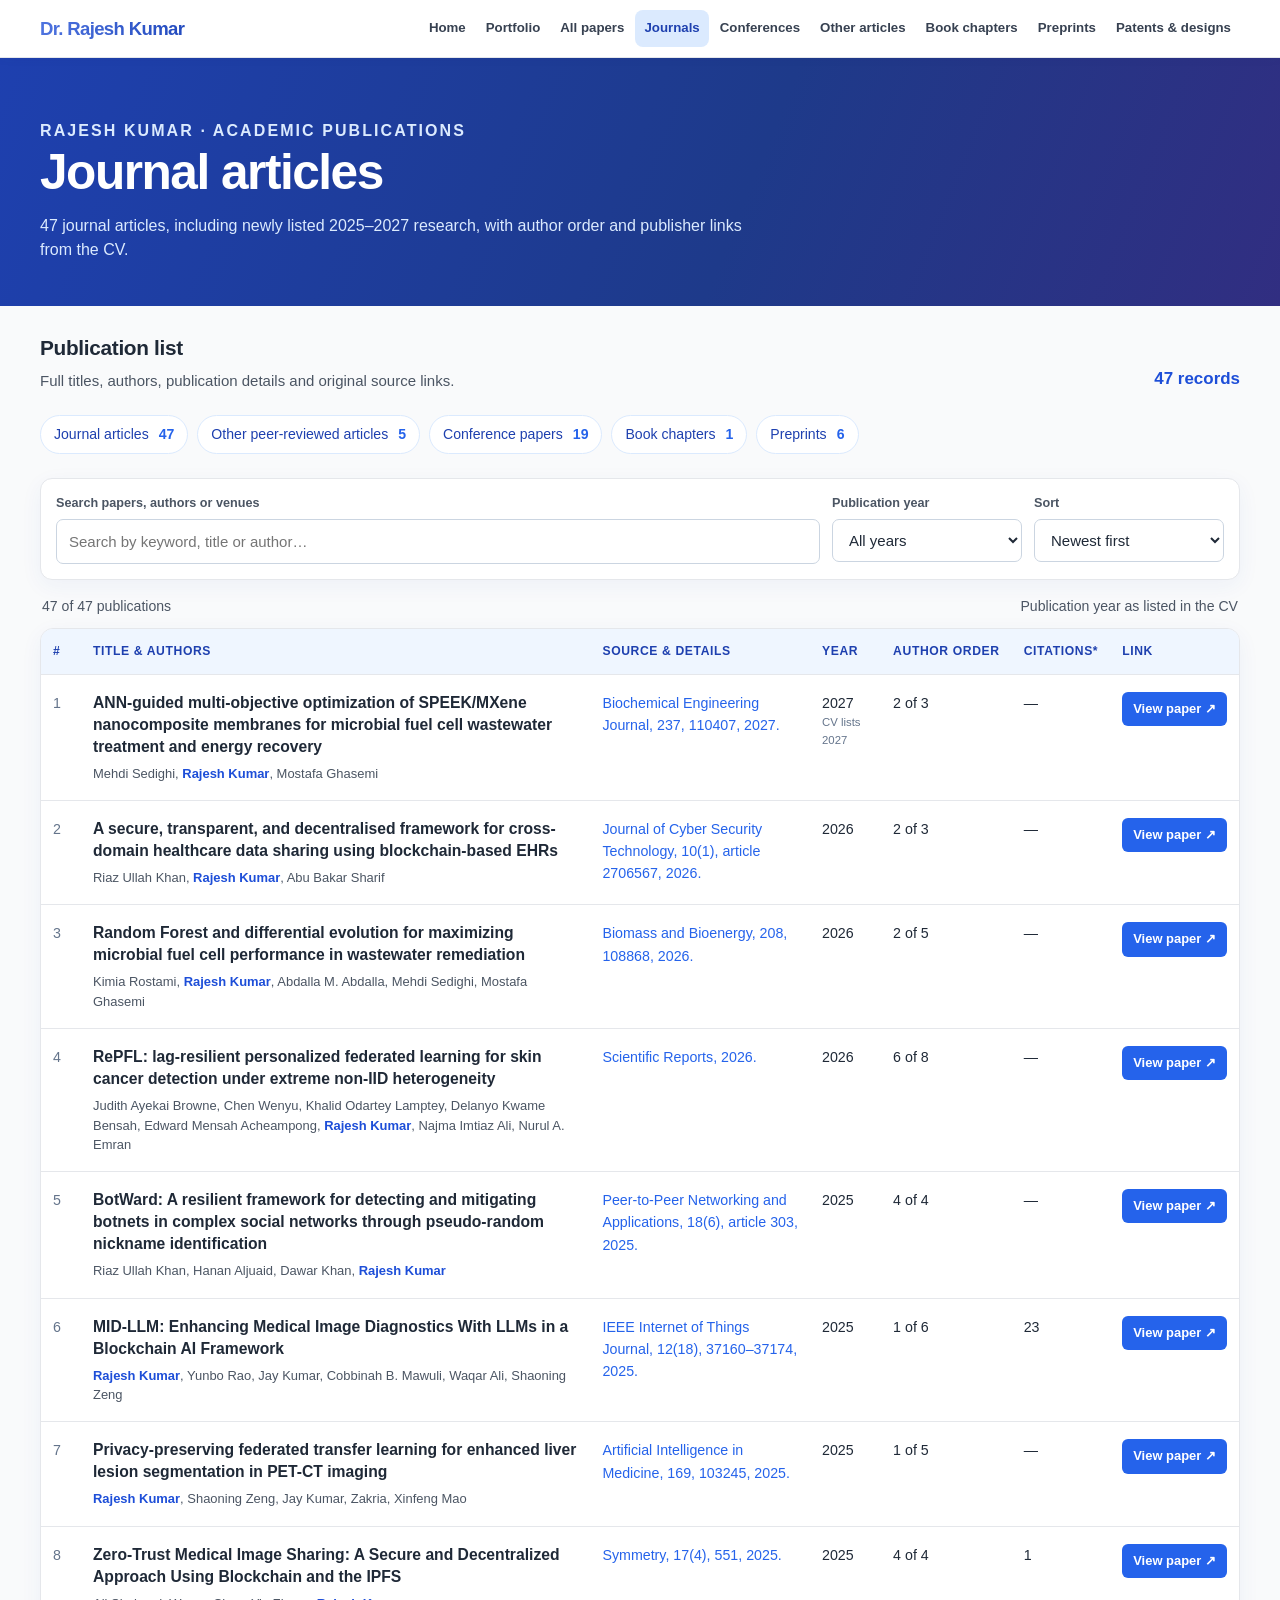
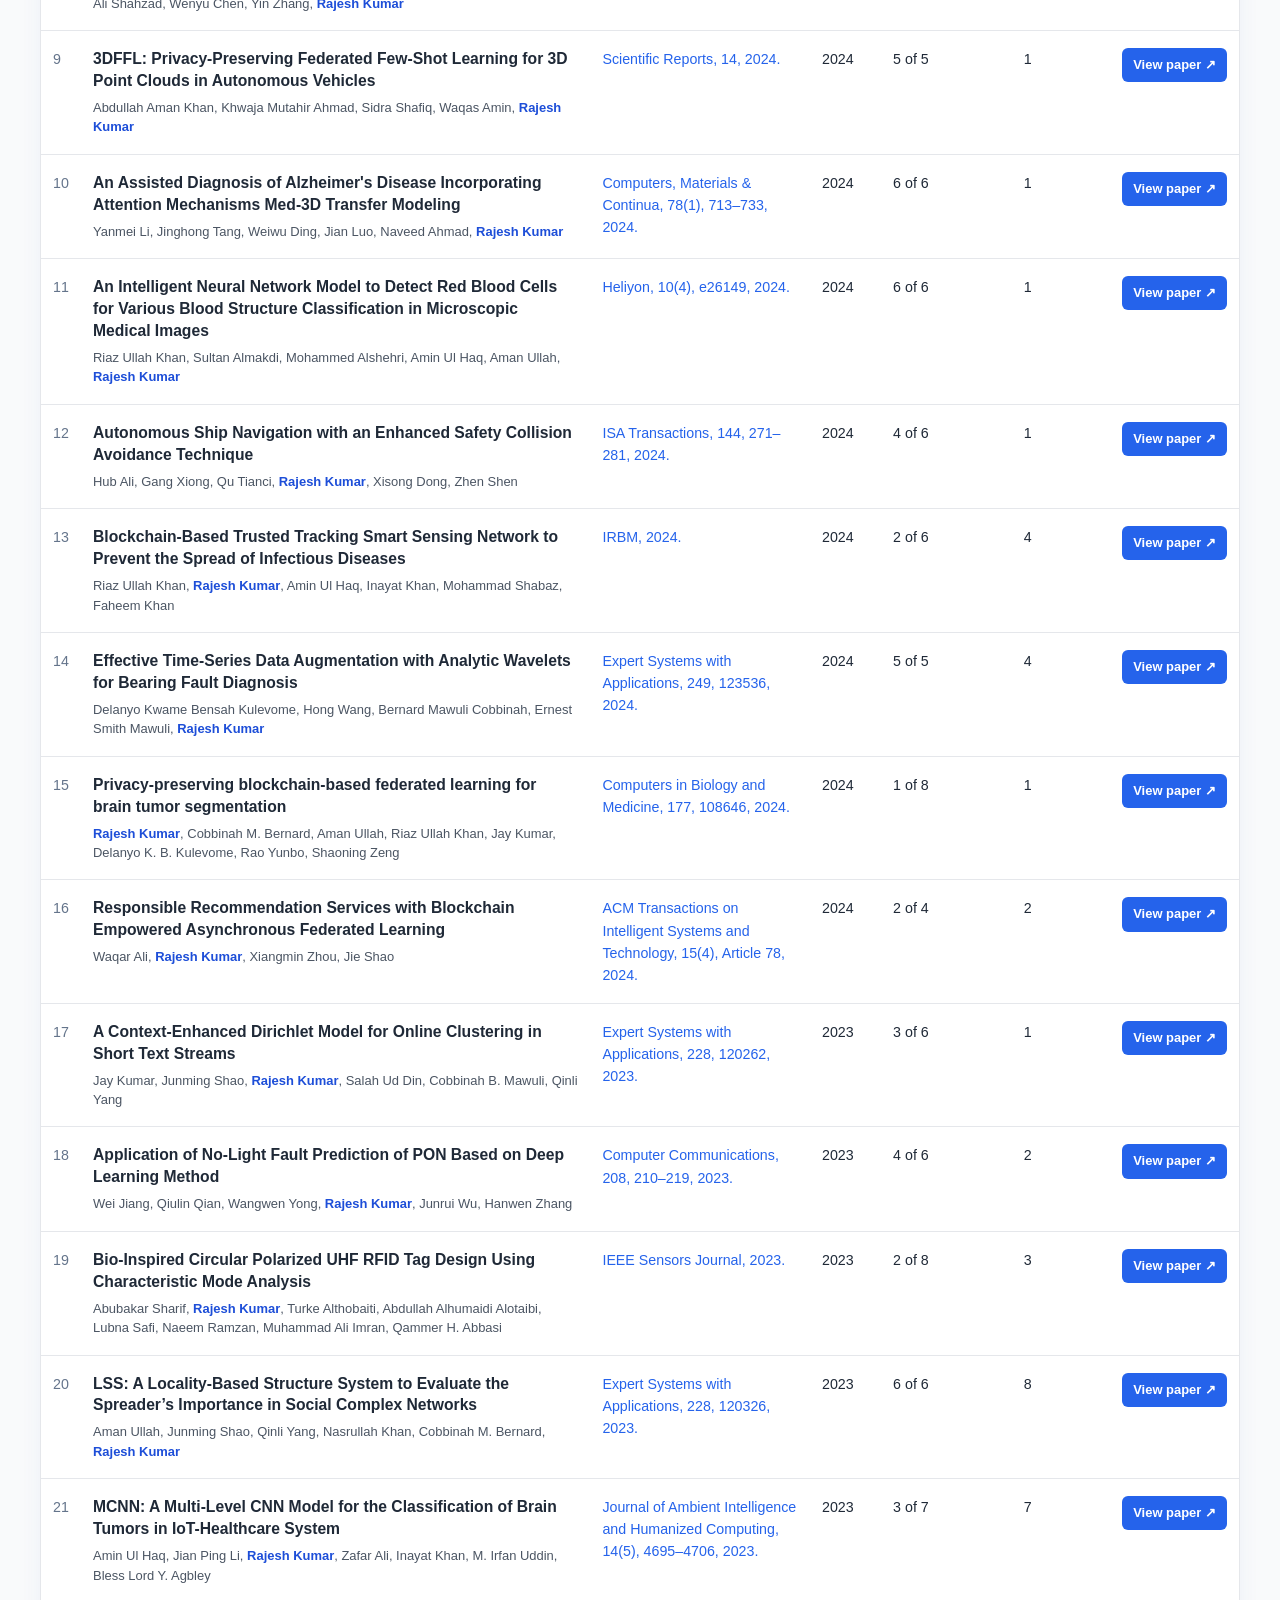
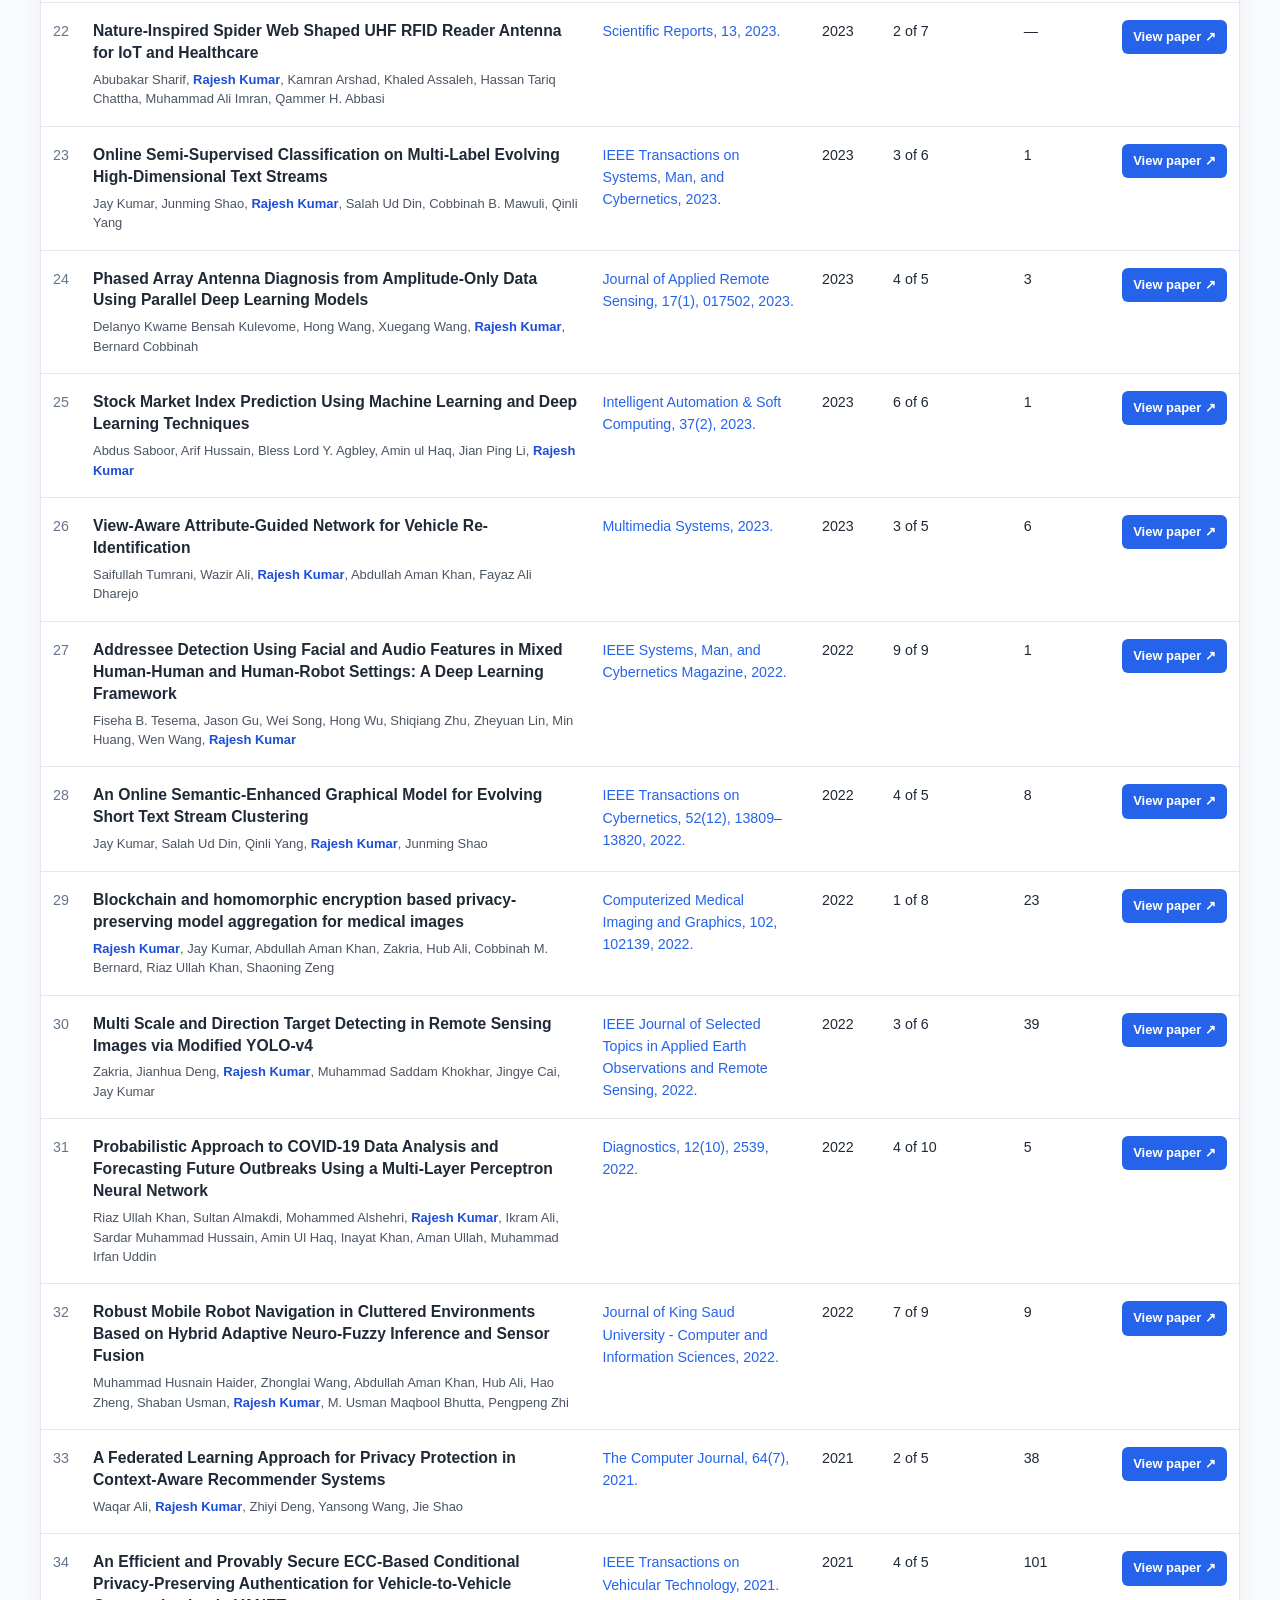
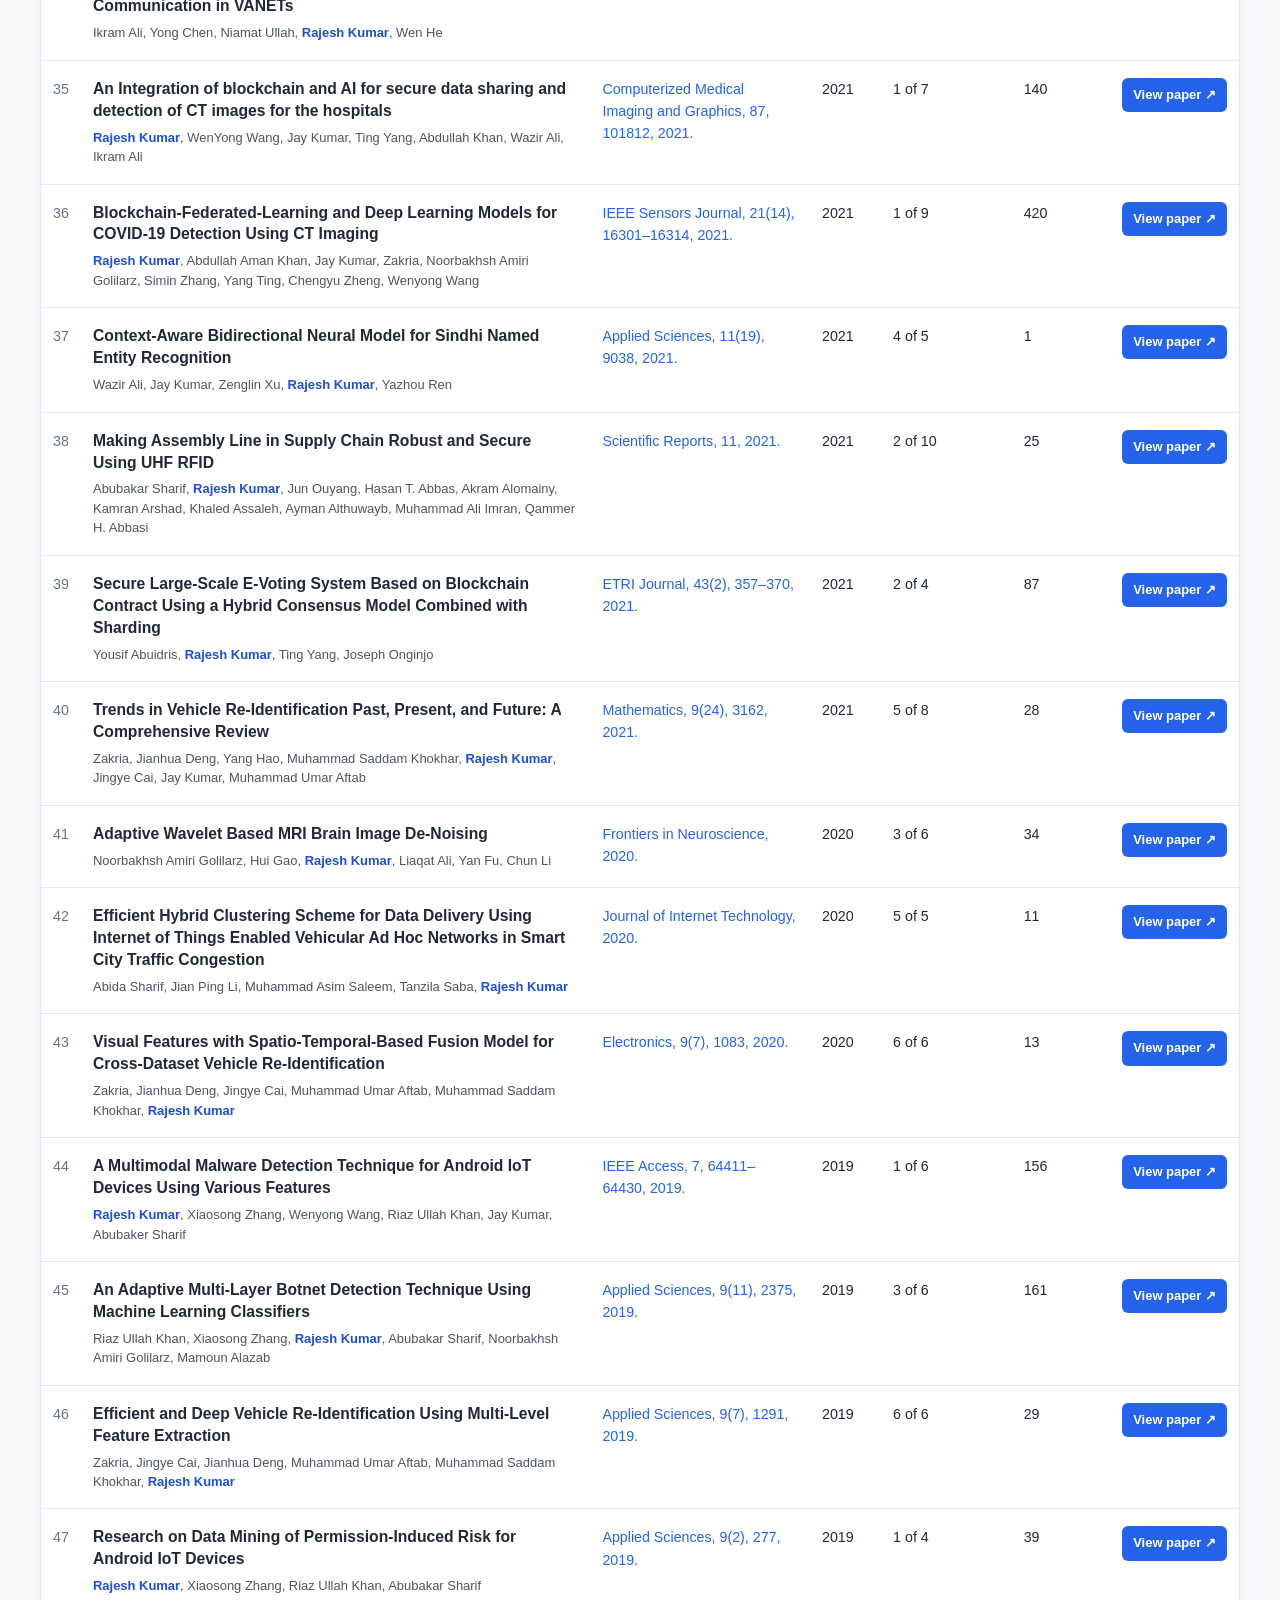
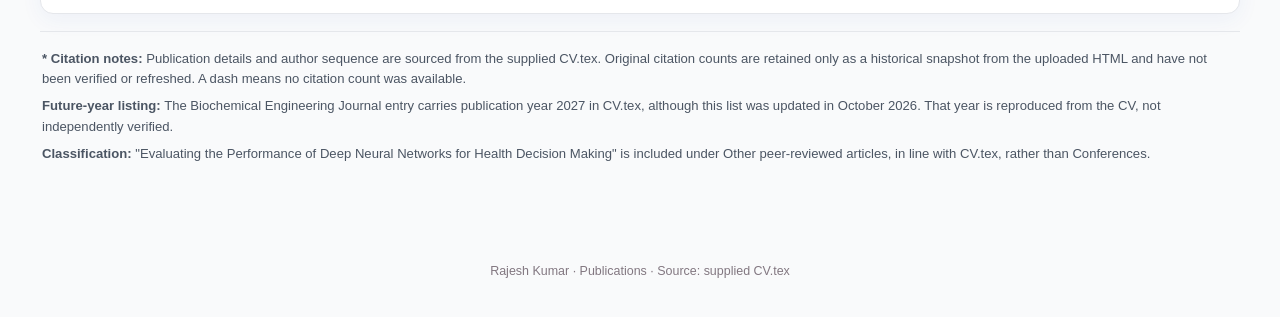
<file: journal-papers.html>
<!DOCTYPE html>

<html lang="en">
<head>
<meta charset="utf-8"/>
<meta content="width=device-width, initial-scale=1" name="viewport"/>
<meta content="47 journal articles, including newly listed 2025–2027 research, with author order and publisher links from the CV." name="description"/>
<meta content="light" name="color-scheme"/>
<title>Journal articles | Rajesh Kumar — Publications</title>
<link rel="canonical" href="https://raja21068.github.io/raja/journal-papers.html"/>
<script type="application/ld+json">{"@context": "https://schema.org", "@type": "CollectionPage", "name": "Journal articles | Rajesh Kumar — Publications", "url": "https://raja21068.github.io/raja/journal-papers.html", "inLanguage": "en", "author": {"@type": "Person", "@id": "https://raja21068.github.io/raja/#person", "name": "Dr. Rajesh Kumar", "url": "https://raja21068.github.io/raja/"}, "isPartOf": {"@type": "WebSite", "name": "Dr. Rajesh Kumar - Academic Portfolio", "url": "https://raja21068.github.io/raja/"}}</script>
<style>
:root {color-scheme:light;--ink:#292530;--sub:#635e68;--primary:#82465a;--primary-dark:#6b3549;--accent:#ecdfe4;--line:#e8e1e5;--bg:#faf8f9;--surface:#fff;--shadow:0 5px 25px rgba(56,31,44,.045)}
*,*::before,*::after{box-sizing:border-box}
body{margin:0;font:15px/1.55 system-ui,-apple-system,BlinkMacSystemFont,"Segoe UI",sans-serif;color:var(--ink);background:var(--bg)}
a{color:var(--primary)}a:hover{text-decoration-color:var(--ink)}a:focus-visible,select:focus-visible,input:focus-visible,button:focus-visible{outline:3px solid #bd87a0;outline-offset:3px}
.wrap{width:min(1200px,calc(100% - 44px));margin:auto}
.hero{background:linear-gradient(126deg,#693849,#82465a 57%,#9b5c72);color:white;padding:38px 0 34px}
.eyebrow{font-size:.78rem;font-weight:750;text-transform:uppercase;letter-spacing:.13em;opacity:.85;margin:0 0 12px}
h1{font-size:clamp(2rem,4vw,3.1rem);line-height:1.16;margin:0;letter-spacing:-.03em}
.hero p{color:#f6eaf0;margin:12px 0 0;max-width:720px;font-size:1rem}
.nav{background:#fff;border-bottom:1px solid var(--line)}.nav .wrap{display:flex;gap:4px;align-items:center;flex-wrap:wrap;padding:10px 0}
.nav a{text-decoration:none;white-space:nowrap;font-size:.9rem;padding:9px 12px;border-radius:7px;color:#554953;font-weight:600}
.nav a:hover{background:#f5edf0}.nav a[aria-current="page"]{background:var(--accent);color:var(--primary-dark)}
main{padding:26px 0 54px}.intro{display:flex;align-items:flex-end;justify-content:space-between;gap:15px;flex-wrap:wrap;margin-bottom:22px}
.intro h2{font-size:1.3rem;letter-spacing:-.015em;margin:0}.intro p{margin:5px 0 0;color:var(--sub);max-width:780px}
.count{font-variant-numeric:tabular-nums;font-weight:750;color:var(--primary);font-size:1.06rem}
.category-strip{display:flex;flex-wrap:wrap;gap:9px;margin:0 0 24px}
.category-strip a{display:inline-flex;align-items:center;gap:10px;border:1px solid var(--line);border-radius:20px;color:var(--ink);background:white;padding:8px 13px;text-decoration:none;font-size:.88rem}
.category-strip a:hover{border-color:#d2a4b3;background:#fff8fa}.category-strip b{color:var(--primary);font-variant-numeric:tabular-nums}
.tools{display:grid;grid-template-columns:minmax(220px,1fr) repeat(2,minmax(160px,190px));gap:12px;background:white;padding:15px;border:1px solid var(--line);border-radius:12px;margin-bottom:16px;box-shadow:var(--shadow)}
.tools label{font-size:.79rem;color:var(--sub);font-weight:700;display:block;margin:0 0 5px}
.tools input,.tools select{background:white;width:100%;padding:10px 12px;border:1px solid #d8cdd2;border-radius:7px;color:var(--ink);font:inherit;min-height:43px}
.results{display:flex;align-items:center;justify-content:space-between;gap:12px;margin:0 2px 10px;font-size:.88rem;color:var(--sub)}
.paper-table{border:1px solid var(--line);width:100%;border-spacing:0;border-radius:13px;overflow:hidden;background:var(--surface);box-shadow:var(--shadow)}
.paper-table th{background:#f0e7eb;text-align:left;white-space:nowrap;color:#5c3848;padding:13px 12px;font-size:.76rem;text-transform:uppercase;letter-spacing:.05em}
.paper-table td{padding:17px 12px;vertical-align:top;border-top:1px solid var(--line);font-size:.89rem}
.paper-table tbody tr:hover{background:#fdfafb}.num{width:40px;color:#877a81;white-space:nowrap;font-variant-numeric:tabular-nums}
.papertitle{font-weight:720;color:#2c2630;font-size:.98rem;line-height:1.4;margin-bottom:6px}
.authors{font-size:.81rem;line-height:1.5;color:#6c626b}.self{font-weight:770;color:var(--primary-dark)}
.source{min-width:170px;max-width:310px;color:#4c4550}.source small{display:block;margin-top:5px;color:#7d737d}
.year,.position,.citations{white-space:nowrap;font-variant-numeric:tabular-nums}
.year small{display:block;font-size:.71rem;color:#976079;white-space:normal}
.pill{display:inline-block;border:1px solid #e1c9d1;background:#faf1f4;color:#754156;padding:4px 7px;border-radius:5px;font-size:.76rem;font-weight:750;white-space:nowrap}
.outlink{white-space:nowrap;display:inline-block;background:var(--primary);color:white;text-decoration:none;padding:7px 11px;border-radius:6px;font-size:.81rem;font-weight:750}
.outlink:hover{background:var(--primary-dark);color:white}
.notes{margin-top:17px;border-top:1px solid var(--line);padding:17px 2px;font-size:.82rem;color:var(--sub)}.notes p{margin:0 0 7px}
.empty{padding:20px!important;text-align:center;color:var(--sub)}
footer{padding:20px 0 35px;color:#827780;text-align:center;font-size:.78rem}
@media(max-width:900px){.tools{grid-template-columns:1fr 1fr}.tools>.search{grid-column:1/-1}.paper-table th,.paper-table .num{display:none}
.paper-table,.paper-table tbody,.paper-table tr,.paper-table td{display:block;width:100%}.paper-table{border:0;background:transparent;box-shadow:none}.paper-table tr{border:1px solid var(--line);border-radius:11px;background:white;margin-bottom:12px;box-shadow:var(--shadow);overflow:hidden;padding:8px 14px}.paper-table td{border:0;padding:6px 0;min-width:0;max-width:none;font-size:.87rem}.paper-table td::before{content:attr(data-label);font-size:.72rem;color:#85747d;font-weight:740;letter-spacing:.01em;display:inline-block;width:95px;vertical-align:top}.paper-table td.title-cell::before{display:none}.paper-table td.title-cell{padding:12px 0 4px}.paper-table .source small{display:inline}.paper-table .year small{display:inline;margin-left:6px}.paper-table td.link-cell{padding:11px 0}.paper-table td.link-cell::before{display:none}}
@media(max-width:520px){.wrap{width:min(100% - 28px,1200px)}.hero{padding:30px 0 27px}.nav .wrap{gap:0}.nav a{font-size:.81rem;padding:8px}.tools{grid-template-columns:1fr}.tools>.search{grid-column:auto}.intro{align-items:flex-start}.results{align-items:flex-start}.category-strip a{padding:7px 10px}.paper-table td::before{width:87px}}
@media(prefers-reduced-motion:reduce){*{scroll-behavior:auto!important}}

.tools-master{grid-template-columns:minmax(210px,1fr) repeat(3,minmax(150px,180px))}@media(max-width:900px){.tools-master{grid-template-columns:1fr 1fr}.tools-master>.search{grid-column:1/-1}}@media(max-width:520px){.tools-master{grid-template-columns:1fr}.tools-master>.search{grid-column:auto}}</style>
<link href="site-theme.css" rel="stylesheet"/></head>
<body><nav aria-label="Research portfolio sections" class="nav"><div class="wrap"><a class="home-brand" href="index.html">Dr. Rajesh Kumar</a><div class="nav-items"><a href="index.html">Home</a><a href="research-portfolio.html">Portfolio</a><a href="publications.html">All papers</a><a aria-current="page" href="journal-papers.html">Journals</a><a href="conference-papers.html">Conferences</a><a href="other-articles.html">Other articles</a><a href="book-chapter.html">Book chapters</a><a href="preprints.html">Preprints</a><a href="patents.html">Patents &amp; designs</a></div></div></nav>
<header class="hero"><div class="wrap"><p class="eyebrow">Rajesh Kumar · Academic publications</p>
<h1>Journal articles</h1><p>47 journal articles, including newly listed 2025–2027 research, with author order and publisher links from the CV.</p></div></header>

<main class="wrap"><section aria-label="Page introduction" class="intro"><div><h2>Publication list</h2><p>Full titles, authors, publication details and original source links.</p></div><div class="count">47 records</div></section>
<div aria-label="Browse by type" class="category-strip"><a href="journal-papers.html">Journal articles <b>47</b></a><a href="other-articles.html">Other peer-reviewed articles <b>5</b></a><a href="conference-papers.html">Conference papers <b>19</b></a><a href="book-chapter.html">Book chapters <b>1</b></a><a href="preprints.html">Preprints <b>6</b></a></div>
<div aria-label="Search papers" class="tools" role="search">
<div class="search"><label for="search">Search papers, authors or venues</label><input autocomplete="off" id="search" placeholder="Search by keyword, title or author…" type="search"/></div>
<div><label for="year">Publication year</label><select id="year"><option value="">All years</option></select></div>
<div><label for="sort">Sort</label><select id="sort"><option value="newest">Newest first</option><option value="oldest">Oldest first</option><option value="title">Title A–Z</option></select></div></div>
<div class="results"><span aria-live="polite" id="count">47 of 47 publications</span><span>Publication year as listed in the CV</span></div>
<table class="paper-table" id="papers"><thead><tr>
<th scope="col">#</th><th scope="col">Title &amp; authors</th><th scope="col">Source &amp; details</th><th scope="col">Year</th><th scope="col">Author order</th><th scope="col">Citations*</th><th scope="col">Link</th>
</tr></thead><tbody><tr data-category="Journal articles" data-initial="0" data-title="ann-guided multi-objective optimization of speek/mxene nanocomposite membranes for microbial fuel cell wastewater treatment and energy recovery" data-year="2027">
<td class="num">1</td>
<td class="title-cell"><div class="papertitle">ANN-guided multi-objective optimization of SPEEK/MXene nanocomposite membranes for microbial fuel cell wastewater treatment and energy recovery</div><div class="authors">Mehdi Sedighi, <strong class="self">Rajesh Kumar</strong>, Mostafa Ghasemi</div></td>
<td class="source" data-label="Source">Biochemical Engineering Journal, 237, 110407, 2027.</td>
<td class="year" data-label="Year">2027<small>CV lists 2027</small></td>
<td class="position" data-label="Author order">2 of 3</td>
<td class="citations" data-label="Legacy citations">—</td>
<td class="link-cell" data-label="Publication link"><a aria-label="Open publication: ANN-guided multi-objective optimization of SPEEK/MXene nanocomposite membranes for microbial fuel cell wastewater treatment and energy recovery" class="outlink" href="https://doi.org/10.1016/j.bej.2026.110407" rel="noopener noreferrer" target="_blank">View paper ↗</a></td>
</tr><tr data-category="Journal articles" data-initial="1" data-title="a secure, transparent, and decentralised framework for cross-domain healthcare data sharing using blockchain-based ehrs" data-year="2026">
<td class="num">2</td>
<td class="title-cell"><div class="papertitle">A secure, transparent, and decentralised framework for cross-domain healthcare data sharing using blockchain-based EHRs</div><div class="authors">Riaz Ullah Khan, <strong class="self">Rajesh Kumar</strong>, Abu Bakar Sharif</div></td>
<td class="source" data-label="Source">Journal of Cyber Security Technology, 10(1), article 2706567, 2026.</td>
<td class="year" data-label="Year">2026</td>
<td class="position" data-label="Author order">2 of 3</td>
<td class="citations" data-label="Legacy citations">—</td>
<td class="link-cell" data-label="Publication link"><a aria-label="Open publication: A secure, transparent, and decentralised framework for cross-domain healthcare data sharing using blockchain-based EHRs" class="outlink" href="https://doi.org/10.1080/23742917.2026.2706567" rel="noopener noreferrer" target="_blank">View paper ↗</a></td>
</tr><tr data-category="Journal articles" data-initial="2" data-title="random forest and differential evolution for maximizing microbial fuel cell performance in wastewater remediation" data-year="2026">
<td class="num">3</td>
<td class="title-cell"><div class="papertitle">Random Forest and differential evolution for maximizing microbial fuel cell performance in wastewater remediation</div><div class="authors">Kimia Rostami, <strong class="self">Rajesh Kumar</strong>, Abdalla M. Abdalla, Mehdi Sedighi, Mostafa Ghasemi</div></td>
<td class="source" data-label="Source">Biomass and Bioenergy, 208, 108868, 2026.</td>
<td class="year" data-label="Year">2026</td>
<td class="position" data-label="Author order">2 of 5</td>
<td class="citations" data-label="Legacy citations">—</td>
<td class="link-cell" data-label="Publication link"><a aria-label="Open publication: Random Forest and differential evolution for maximizing microbial fuel cell performance in wastewater remediation" class="outlink" href="https://doi.org/10.1016/j.biombioe.2025.108868" rel="noopener noreferrer" target="_blank">View paper ↗</a></td>
</tr><tr data-category="Journal articles" data-initial="3" data-title="repfl: lag-resilient personalized federated learning for skin cancer detection under extreme non-iid heterogeneity" data-year="2026">
<td class="num">4</td>
<td class="title-cell"><div class="papertitle">RePFL: lag-resilient personalized federated learning for skin cancer detection under extreme non-IID heterogeneity</div><div class="authors">Judith Ayekai Browne, Chen Wenyu, Khalid Odartey Lamptey, Delanyo Kwame Bensah, Edward Mensah Acheampong, <strong class="self">Rajesh Kumar</strong>, Najma Imtiaz Ali, Nurul A. Emran</div></td>
<td class="source" data-label="Source">Scientific Reports, 2026.</td>
<td class="year" data-label="Year">2026</td>
<td class="position" data-label="Author order">6 of 8</td>
<td class="citations" data-label="Legacy citations">—</td>
<td class="link-cell" data-label="Publication link"><a aria-label="Open publication: RePFL: lag-resilient personalized federated learning for skin cancer detection under extreme non-IID heterogeneity" class="outlink" href="https://doi.org/10.1038/s41598-026-64096-5" rel="noopener noreferrer" target="_blank">View paper ↗</a></td>
</tr><tr data-category="Journal articles" data-initial="4" data-title="botward: a resilient framework for detecting and mitigating botnets in complex social networks through pseudo-random nickname identification" data-year="2025">
<td class="num">5</td>
<td class="title-cell"><div class="papertitle">BotWard: A resilient framework for detecting and mitigating botnets in complex social networks through pseudo-random nickname identification</div><div class="authors">Riaz Ullah Khan, Hanan Aljuaid, Dawar Khan, <strong class="self">Rajesh Kumar</strong></div></td>
<td class="source" data-label="Source">Peer-to-Peer Networking and Applications, 18(6), article 303, 2025.</td>
<td class="year" data-label="Year">2025</td>
<td class="position" data-label="Author order">4 of 4</td>
<td class="citations" data-label="Legacy citations">—</td>
<td class="link-cell" data-label="Publication link"><a aria-label="Open publication: BotWard: A resilient framework for detecting and mitigating botnets in complex social networks through pseudo-random nickname identification" class="outlink" href="https://doi.org/10.1007/s12083-025-02110-9" rel="noopener noreferrer" target="_blank">View paper ↗</a></td>
</tr><tr data-category="Journal articles" data-initial="5" data-title="mid-llm: enhancing medical image diagnostics with llms in a blockchain ai framework" data-year="2025">
<td class="num">6</td>
<td class="title-cell"><div class="papertitle">MID-LLM: Enhancing Medical Image Diagnostics With LLMs in a Blockchain AI Framework</div><div class="authors"><strong class="self">Rajesh Kumar</strong>, Yunbo Rao, Jay Kumar, Cobbinah B. Mawuli, Waqar Ali, Shaoning Zeng</div></td>
<td class="source" data-label="Source">IEEE Internet of Things Journal, 12(18), 37160–37174, 2025.</td>
<td class="year" data-label="Year">2025</td>
<td class="position" data-label="Author order">1 of 6</td>
<td class="citations" data-label="Legacy citations">23</td>
<td class="link-cell" data-label="Publication link"><a aria-label="Open publication: MID-LLM: Enhancing Medical Image Diagnostics With LLMs in a Blockchain AI Framework" class="outlink" href="https://doi.org/10.1109/JIOT.2025.3583408" rel="noopener noreferrer" target="_blank">View paper ↗</a></td>
</tr><tr data-category="Journal articles" data-initial="6" data-title="privacy-preserving federated transfer learning for enhanced liver lesion segmentation in pet-ct imaging" data-year="2025">
<td class="num">7</td>
<td class="title-cell"><div class="papertitle">Privacy-preserving federated transfer learning for enhanced liver lesion segmentation in PET-CT imaging</div><div class="authors"><strong class="self">Rajesh Kumar</strong>, Shaoning Zeng, Jay Kumar, Zakria, Xinfeng Mao</div></td>
<td class="source" data-label="Source">Artificial Intelligence in Medicine, 169, 103245, 2025.</td>
<td class="year" data-label="Year">2025</td>
<td class="position" data-label="Author order">1 of 5</td>
<td class="citations" data-label="Legacy citations">—</td>
<td class="link-cell" data-label="Publication link"><a aria-label="Open publication: Privacy-preserving federated transfer learning for enhanced liver lesion segmentation in PET-CT imaging" class="outlink" href="https://doi.org/10.1016/j.artmed.2025.103245" rel="noopener noreferrer" target="_blank">View paper ↗</a></td>
</tr><tr data-category="Journal articles" data-initial="7" data-title="zero-trust medical image sharing: a secure and decentralized approach using blockchain and the ipfs" data-year="2025">
<td class="num">8</td>
<td class="title-cell"><div class="papertitle">Zero-Trust Medical Image Sharing: A Secure and Decentralized Approach Using Blockchain and the IPFS</div><div class="authors">Ali Shahzad, Wenyu Chen, Yin Zhang, <strong class="self">Rajesh Kumar</strong></div></td>
<td class="source" data-label="Source">Symmetry, 17(4), 551, 2025.</td>
<td class="year" data-label="Year">2025</td>
<td class="position" data-label="Author order">4 of 4</td>
<td class="citations" data-label="Legacy citations">1</td>
<td class="link-cell" data-label="Publication link"><a aria-label="Open publication: Zero-Trust Medical Image Sharing: A Secure and Decentralized Approach Using Blockchain and the IPFS" class="outlink" href="https://doi.org/10.3390/sym17040551" rel="noopener noreferrer" target="_blank">View paper ↗</a></td>
</tr><tr data-category="Journal articles" data-initial="8" data-title="3dffl: privacy-preserving federated few-shot learning for 3d point clouds in autonomous vehicles" data-year="2024">
<td class="num">9</td>
<td class="title-cell"><div class="papertitle">3DFFL: Privacy-Preserving Federated Few-Shot Learning for 3D Point Clouds in Autonomous Vehicles</div><div class="authors">Abdullah Aman Khan, Khwaja Mutahir Ahmad, Sidra Shafiq, Waqas Amin, <strong class="self">Rajesh Kumar</strong></div></td>
<td class="source" data-label="Source">Scientific Reports, 14, 2024.</td>
<td class="year" data-label="Year">2024</td>
<td class="position" data-label="Author order">5 of 5</td>
<td class="citations" data-label="Legacy citations">1</td>
<td class="link-cell" data-label="Publication link"><a aria-label="Open publication: 3DFFL: Privacy-Preserving Federated Few-Shot Learning for 3D Point Clouds in Autonomous Vehicles" class="outlink" href="https://doi.org/10.1038/s41598-024-70326-5" rel="noopener noreferrer" target="_blank">View paper ↗</a></td>
</tr><tr data-category="Journal articles" data-initial="9" data-title="an assisted diagnosis of alzheimer's disease incorporating attention mechanisms med-3d transfer modeling" data-year="2024">
<td class="num">10</td>
<td class="title-cell"><div class="papertitle">An Assisted Diagnosis of Alzheimer's Disease Incorporating Attention Mechanisms Med-3D Transfer Modeling</div><div class="authors">Yanmei Li, Jinghong Tang, Weiwu Ding, Jian Luo, Naveed Ahmad, <strong class="self">Rajesh Kumar</strong></div></td>
<td class="source" data-label="Source">Computers, Materials &amp; Continua, 78(1), 713–733, 2024.</td>
<td class="year" data-label="Year">2024</td>
<td class="position" data-label="Author order">6 of 6</td>
<td class="citations" data-label="Legacy citations">1</td>
<td class="link-cell" data-label="Publication link"><a aria-label="Open publication: An Assisted Diagnosis of Alzheimer's Disease Incorporating Attention Mechanisms Med-3D Transfer Modeling" class="outlink" href="https://doi.org/10.32604/cmc.2023.046872" rel="noopener noreferrer" target="_blank">View paper ↗</a></td>
</tr><tr data-category="Journal articles" data-initial="10" data-title="an intelligent neural network model to detect red blood cells for various blood structure classification in microscopic medical images" data-year="2024">
<td class="num">11</td>
<td class="title-cell"><div class="papertitle">An Intelligent Neural Network Model to Detect Red Blood Cells for Various Blood Structure Classification in Microscopic Medical Images</div><div class="authors">Riaz Ullah Khan, Sultan Almakdi, Mohammed Alshehri, Amin Ul Haq, Aman Ullah, <strong class="self">Rajesh Kumar</strong></div></td>
<td class="source" data-label="Source">Heliyon, 10(4), e26149, 2024.</td>
<td class="year" data-label="Year">2024</td>
<td class="position" data-label="Author order">6 of 6</td>
<td class="citations" data-label="Legacy citations">1</td>
<td class="link-cell" data-label="Publication link"><a aria-label="Open publication: An Intelligent Neural Network Model to Detect Red Blood Cells for Various Blood Structure Classification in Microscopic Medical Images" class="outlink" href="https://doi.org/10.1016/j.heliyon.2024.e26149" rel="noopener noreferrer" target="_blank">View paper ↗</a></td>
</tr><tr data-category="Journal articles" data-initial="11" data-title="autonomous ship navigation with an enhanced safety collision avoidance technique" data-year="2024">
<td class="num">12</td>
<td class="title-cell"><div class="papertitle">Autonomous Ship Navigation with an Enhanced Safety Collision Avoidance Technique</div><div class="authors">Hub Ali, Gang Xiong, Qu Tianci, <strong class="self">Rajesh Kumar</strong>, Xisong Dong, Zhen Shen</div></td>
<td class="source" data-label="Source">ISA Transactions, 144, 271–281, 2024.</td>
<td class="year" data-label="Year">2024</td>
<td class="position" data-label="Author order">4 of 6</td>
<td class="citations" data-label="Legacy citations">1</td>
<td class="link-cell" data-label="Publication link"><a aria-label="Open publication: Autonomous Ship Navigation with an Enhanced Safety Collision Avoidance Technique" class="outlink" href="https://doi.org/10.1016/j.isatra.2023.10.019" rel="noopener noreferrer" target="_blank">View paper ↗</a></td>
</tr><tr data-category="Journal articles" data-initial="12" data-title="blockchain-based trusted tracking smart sensing network to prevent the spread of infectious diseases" data-year="2024">
<td class="num">13</td>
<td class="title-cell"><div class="papertitle">Blockchain-Based Trusted Tracking Smart Sensing Network to Prevent the Spread of Infectious Diseases</div><div class="authors">Riaz Ullah Khan, <strong class="self">Rajesh Kumar</strong>, Amin Ul Haq, Inayat Khan, Mohammad Shabaz, Faheem Khan</div></td>
<td class="source" data-label="Source">IRBM, 2024.</td>
<td class="year" data-label="Year">2024</td>
<td class="position" data-label="Author order">2 of 6</td>
<td class="citations" data-label="Legacy citations">4</td>
<td class="link-cell" data-label="Publication link"><a aria-label="Open publication: Blockchain-Based Trusted Tracking Smart Sensing Network to Prevent the Spread of Infectious Diseases" class="outlink" href="https://www.sciencedirect.com/science/article/pii/S1959031824000101" rel="noopener noreferrer" target="_blank">View paper ↗</a></td>
</tr><tr data-category="Journal articles" data-initial="13" data-title="effective time-series data augmentation with analytic wavelets for bearing fault diagnosis" data-year="2024">
<td class="num">14</td>
<td class="title-cell"><div class="papertitle">Effective Time-Series Data Augmentation with Analytic Wavelets for Bearing Fault Diagnosis</div><div class="authors">Delanyo Kwame Bensah Kulevome, Hong Wang, Bernard Mawuli Cobbinah, Ernest Smith Mawuli, <strong class="self">Rajesh Kumar</strong></div></td>
<td class="source" data-label="Source">Expert Systems with Applications, 249, 123536, 2024.</td>
<td class="year" data-label="Year">2024</td>
<td class="position" data-label="Author order">5 of 5</td>
<td class="citations" data-label="Legacy citations">4</td>
<td class="link-cell" data-label="Publication link"><a aria-label="Open publication: Effective Time-Series Data Augmentation with Analytic Wavelets for Bearing Fault Diagnosis" class="outlink" href="https://doi.org/10.1016/j.eswa.2024.123536" rel="noopener noreferrer" target="_blank">View paper ↗</a></td>
</tr><tr data-category="Journal articles" data-initial="14" data-title="privacy-preserving blockchain-based federated learning for brain tumor segmentation" data-year="2024">
<td class="num">15</td>
<td class="title-cell"><div class="papertitle">Privacy-preserving blockchain-based federated learning for brain tumor segmentation</div><div class="authors"><strong class="self">Rajesh Kumar</strong>, Cobbinah M. Bernard, Aman Ullah, Riaz Ullah Khan, Jay Kumar, Delanyo K. B. Kulevome, Rao Yunbo, Shaoning Zeng</div></td>
<td class="source" data-label="Source">Computers in Biology and Medicine, 177, 108646, 2024.</td>
<td class="year" data-label="Year">2024</td>
<td class="position" data-label="Author order">1 of 8</td>
<td class="citations" data-label="Legacy citations">1</td>
<td class="link-cell" data-label="Publication link"><a aria-label="Open publication: Privacy-preserving blockchain-based federated learning for brain tumor segmentation" class="outlink" href="https://doi.org/10.1016/j.compbiomed.2024.108646" rel="noopener noreferrer" target="_blank">View paper ↗</a></td>
</tr><tr data-category="Journal articles" data-initial="15" data-title="responsible recommendation services with blockchain empowered asynchronous federated learning" data-year="2024">
<td class="num">16</td>
<td class="title-cell"><div class="papertitle">Responsible Recommendation Services with Blockchain Empowered Asynchronous Federated Learning</div><div class="authors">Waqar Ali, <strong class="self">Rajesh Kumar</strong>, Xiangmin Zhou, Jie Shao</div></td>
<td class="source" data-label="Source">ACM Transactions on Intelligent Systems and Technology, 15(4), Article 78, 2024.</td>
<td class="year" data-label="Year">2024</td>
<td class="position" data-label="Author order">2 of 4</td>
<td class="citations" data-label="Legacy citations">2</td>
<td class="link-cell" data-label="Publication link"><a aria-label="Open publication: Responsible Recommendation Services with Blockchain Empowered Asynchronous Federated Learning" class="outlink" href="https://doi.org/10.1145/3633520" rel="noopener noreferrer" target="_blank">View paper ↗</a></td>
</tr><tr data-category="Journal articles" data-initial="16" data-title="a context-enhanced dirichlet model for online clustering in short text streams" data-year="2023">
<td class="num">17</td>
<td class="title-cell"><div class="papertitle">A Context-Enhanced Dirichlet Model for Online Clustering in Short Text Streams</div><div class="authors">Jay Kumar, Junming Shao, <strong class="self">Rajesh Kumar</strong>, Salah Ud Din, Cobbinah B. Mawuli, Qinli Yang</div></td>
<td class="source" data-label="Source">Expert Systems with Applications, 228, 120262, 2023.</td>
<td class="year" data-label="Year">2023</td>
<td class="position" data-label="Author order">3 of 6</td>
<td class="citations" data-label="Legacy citations">1</td>
<td class="link-cell" data-label="Publication link"><a aria-label="Open publication: A Context-Enhanced Dirichlet Model for Online Clustering in Short Text Streams" class="outlink" href="https://doi.org/10.1016/j.eswa.2023.120262" rel="noopener noreferrer" target="_blank">View paper ↗</a></td>
</tr><tr data-category="Journal articles" data-initial="17" data-title="application of no-light fault prediction of pon based on deep learning method" data-year="2023">
<td class="num">18</td>
<td class="title-cell"><div class="papertitle">Application of No-Light Fault Prediction of PON Based on Deep Learning Method</div><div class="authors">Wei Jiang, Qiulin Qian, Wangwen Yong, <strong class="self">Rajesh Kumar</strong>, Junrui Wu, Hanwen Zhang</div></td>
<td class="source" data-label="Source">Computer Communications, 208, 210–219, 2023.</td>
<td class="year" data-label="Year">2023</td>
<td class="position" data-label="Author order">4 of 6</td>
<td class="citations" data-label="Legacy citations">2</td>
<td class="link-cell" data-label="Publication link"><a aria-label="Open publication: Application of No-Light Fault Prediction of PON Based on Deep Learning Method" class="outlink" href="https://doi.org/10.1016/j.comcom.2023.06.002" rel="noopener noreferrer" target="_blank">View paper ↗</a></td>
</tr><tr data-category="Journal articles" data-initial="18" data-title="bio-inspired circular polarized uhf rfid tag design using characteristic mode analysis" data-year="2023">
<td class="num">19</td>
<td class="title-cell"><div class="papertitle">Bio-Inspired Circular Polarized UHF RFID Tag Design Using Characteristic Mode Analysis</div><div class="authors">Abubakar Sharif, <strong class="self">Rajesh Kumar</strong>, Turke Althobaiti, Abdullah Alhumaidi Alotaibi, Lubna Safi, Naeem Ramzan, Muhammad Ali Imran, Qammer H. Abbasi</div></td>
<td class="source" data-label="Source">IEEE Sensors Journal, 2023.</td>
<td class="year" data-label="Year">2023</td>
<td class="position" data-label="Author order">2 of 8</td>
<td class="citations" data-label="Legacy citations">3</td>
<td class="link-cell" data-label="Publication link"><a aria-label="Open publication: Bio-Inspired Circular Polarized UHF RFID Tag Design Using Characteristic Mode Analysis" class="outlink" href="https://ieeexplore.ieee.org/document/10090430" rel="noopener noreferrer" target="_blank">View paper ↗</a></td>
</tr><tr data-category="Journal articles" data-initial="19" data-title="lss: a locality-based structure system to evaluate the spreader’s importance in social complex networks" data-year="2023">
<td class="num">20</td>
<td class="title-cell"><div class="papertitle">LSS: A Locality-Based Structure System to Evaluate the Spreader’s Importance in Social Complex Networks</div><div class="authors">Aman Ullah, Junming Shao, Qinli Yang, Nasrullah Khan, Cobbinah M. Bernard, <strong class="self">Rajesh Kumar</strong></div></td>
<td class="source" data-label="Source">Expert Systems with Applications, 228, 120326, 2023.</td>
<td class="year" data-label="Year">2023</td>
<td class="position" data-label="Author order">6 of 6</td>
<td class="citations" data-label="Legacy citations">8</td>
<td class="link-cell" data-label="Publication link"><a aria-label="Open publication: LSS: A Locality-Based Structure System to Evaluate the Spreader’s Importance in Social Complex Networks" class="outlink" href="https://doi.org/10.1016/j.eswa.2023.120326" rel="noopener noreferrer" target="_blank">View paper ↗</a></td>
</tr><tr data-category="Journal articles" data-initial="20" data-title="mcnn: a multi-level cnn model for the classification of brain tumors in iot-healthcare system" data-year="2023">
<td class="num">21</td>
<td class="title-cell"><div class="papertitle">MCNN: A Multi-Level CNN Model for the Classification of Brain Tumors in IoT-Healthcare System</div><div class="authors">Amin Ul Haq, Jian Ping Li, <strong class="self">Rajesh Kumar</strong>, Zafar Ali, Inayat Khan, M. Irfan Uddin, Bless Lord Y. Agbley</div></td>
<td class="source" data-label="Source">Journal of Ambient Intelligence and Humanized Computing, 14(5), 4695–4706, 2023.</td>
<td class="year" data-label="Year">2023</td>
<td class="position" data-label="Author order">3 of 7</td>
<td class="citations" data-label="Legacy citations">7</td>
<td class="link-cell" data-label="Publication link"><a aria-label="Open publication: MCNN: A Multi-Level CNN Model for the Classification of Brain Tumors in IoT-Healthcare System" class="outlink" href="https://doi.org/10.1007/s12652-022-04373-z" rel="noopener noreferrer" target="_blank">View paper ↗</a></td>
</tr><tr data-category="Journal articles" data-initial="21" data-title="nature-inspired spider web shaped uhf rfid reader antenna for iot and healthcare" data-year="2023">
<td class="num">22</td>
<td class="title-cell"><div class="papertitle">Nature-Inspired Spider Web Shaped UHF RFID Reader Antenna for IoT and Healthcare</div><div class="authors">Abubakar Sharif, <strong class="self">Rajesh Kumar</strong>, Kamran Arshad, Khaled Assaleh, Hassan Tariq Chattha, Muhammad Ali Imran, Qammer H. Abbasi</div></td>
<td class="source" data-label="Source">Scientific Reports, 13, 2023.</td>
<td class="year" data-label="Year">2023</td>
<td class="position" data-label="Author order">2 of 7</td>
<td class="citations" data-label="Legacy citations">—</td>
<td class="link-cell" data-label="Publication link"><a aria-label="Open publication: Nature-Inspired Spider Web Shaped UHF RFID Reader Antenna for IoT and Healthcare" class="outlink" href="https://doi.org/10.1038/s41598-023-39825-9" rel="noopener noreferrer" target="_blank">View paper ↗</a></td>
</tr><tr data-category="Journal articles" data-initial="22" data-title="online semi-supervised classification on multi-label evolving high-dimensional text streams" data-year="2023">
<td class="num">23</td>
<td class="title-cell"><div class="papertitle">Online Semi-Supervised Classification on Multi-Label Evolving High-Dimensional Text Streams</div><div class="authors">Jay Kumar, Junming Shao, <strong class="self">Rajesh Kumar</strong>, Salah Ud Din, Cobbinah B. Mawuli, Qinli Yang</div></td>
<td class="source" data-label="Source">IEEE Transactions on Systems, Man, and Cybernetics, 2023.</td>
<td class="year" data-label="Year">2023</td>
<td class="position" data-label="Author order">3 of 6</td>
<td class="citations" data-label="Legacy citations">1</td>
<td class="link-cell" data-label="Publication link"><a aria-label="Open publication: Online Semi-Supervised Classification on Multi-Label Evolving High-Dimensional Text Streams" class="outlink" href="https://ieeexplore.ieee.org/document/10143404" rel="noopener noreferrer" target="_blank">View paper ↗</a></td>
</tr><tr data-category="Journal articles" data-initial="23" data-title="phased array antenna diagnosis from amplitude-only data using parallel deep learning models" data-year="2023">
<td class="num">24</td>
<td class="title-cell"><div class="papertitle">Phased Array Antenna Diagnosis from Amplitude-Only Data Using Parallel Deep Learning Models</div><div class="authors">Delanyo Kwame Bensah Kulevome, Hong Wang, Xuegang Wang, <strong class="self">Rajesh Kumar</strong>, Bernard Cobbinah</div></td>
<td class="source" data-label="Source">Journal of Applied Remote Sensing, 17(1), 017502, 2023.</td>
<td class="year" data-label="Year">2023</td>
<td class="position" data-label="Author order">4 of 5</td>
<td class="citations" data-label="Legacy citations">3</td>
<td class="link-cell" data-label="Publication link"><a aria-label="Open publication: Phased Array Antenna Diagnosis from Amplitude-Only Data Using Parallel Deep Learning Models" class="outlink" href="https://doi.org/10.1117/1.JRS.17.017502" rel="noopener noreferrer" target="_blank">View paper ↗</a></td>
</tr><tr data-category="Journal articles" data-initial="24" data-title="stock market index prediction using machine learning and deep learning techniques" data-year="2023">
<td class="num">25</td>
<td class="title-cell"><div class="papertitle">Stock Market Index Prediction Using Machine Learning and Deep Learning Techniques</div><div class="authors">Abdus Saboor, Arif Hussain, Bless Lord Y. Agbley, Amin ul Haq, Jian Ping Li, <strong class="self">Rajesh Kumar</strong></div></td>
<td class="source" data-label="Source">Intelligent Automation &amp; Soft Computing, 37(2), 2023.</td>
<td class="year" data-label="Year">2023</td>
<td class="position" data-label="Author order">6 of 6</td>
<td class="citations" data-label="Legacy citations">1</td>
<td class="link-cell" data-label="Publication link"><a aria-label="Open publication: Stock Market Index Prediction Using Machine Learning and Deep Learning Techniques" class="outlink" href="https://www.techscience.com/iasc/v37n2/53230" rel="noopener noreferrer" target="_blank">View paper ↗</a></td>
</tr><tr data-category="Journal articles" data-initial="25" data-title="view-aware attribute-guided network for vehicle re-identification" data-year="2023">
<td class="num">26</td>
<td class="title-cell"><div class="papertitle">View-Aware Attribute-Guided Network for Vehicle Re-Identification</div><div class="authors">Saifullah Tumrani, Wazir Ali, <strong class="self">Rajesh Kumar</strong>, Abdullah Aman Khan, Fayaz Ali Dharejo</div></td>
<td class="source" data-label="Source">Multimedia Systems, 2023.</td>
<td class="year" data-label="Year">2023</td>
<td class="position" data-label="Author order">3 of 5</td>
<td class="citations" data-label="Legacy citations">6</td>
<td class="link-cell" data-label="Publication link"><a aria-label="Open publication: View-Aware Attribute-Guided Network for Vehicle Re-Identification" class="outlink" href="https://doi.org/10.1007/s00530-023-01077-y" rel="noopener noreferrer" target="_blank">View paper ↗</a></td>
</tr><tr data-category="Journal articles" data-initial="26" data-title="addressee detection using facial and audio features in mixed human-human and human-robot settings: a deep learning framework" data-year="2022">
<td class="num">27</td>
<td class="title-cell"><div class="papertitle">Addressee Detection Using Facial and Audio Features in Mixed Human-Human and Human-Robot Settings: A Deep Learning Framework</div><div class="authors">Fiseha B. Tesema, Jason Gu, Wei Song, Hong Wu, Shiqiang Zhu, Zheyuan Lin, Min Huang, Wen Wang, <strong class="self">Rajesh Kumar</strong></div></td>
<td class="source" data-label="Source">IEEE Systems, Man, and Cybernetics Magazine, 2022.</td>
<td class="year" data-label="Year">2022</td>
<td class="position" data-label="Author order">9 of 9</td>
<td class="citations" data-label="Legacy citations">1</td>
<td class="link-cell" data-label="Publication link"><a aria-label="Open publication: Addressee Detection Using Facial and Audio Features in Mixed Human-Human and Human-Robot Settings: A Deep Learning Framework" class="outlink" href="https://ieeexplore.ieee.org/document/10104108" rel="noopener noreferrer" target="_blank">View paper ↗</a></td>
</tr><tr data-category="Journal articles" data-initial="27" data-title="an online semantic-enhanced graphical model for evolving short text stream clustering" data-year="2022">
<td class="num">28</td>
<td class="title-cell"><div class="papertitle">An Online Semantic-Enhanced Graphical Model for Evolving Short Text Stream Clustering</div><div class="authors">Jay Kumar, Salah Ud Din, Qinli Yang, <strong class="self">Rajesh Kumar</strong>, Junming Shao</div></td>
<td class="source" data-label="Source">IEEE Transactions on Cybernetics, 52(12), 13809–13820, 2022.</td>
<td class="year" data-label="Year">2022</td>
<td class="position" data-label="Author order">4 of 5</td>
<td class="citations" data-label="Legacy citations">8</td>
<td class="link-cell" data-label="Publication link"><a aria-label="Open publication: An Online Semantic-Enhanced Graphical Model for Evolving Short Text Stream Clustering" class="outlink" href="https://doi.org/10.1109/TCYB.2021.3108897" rel="noopener noreferrer" target="_blank">View paper ↗</a></td>
</tr><tr data-category="Journal articles" data-initial="28" data-title="blockchain and homomorphic encryption based privacy-preserving model aggregation for medical images" data-year="2022">
<td class="num">29</td>
<td class="title-cell"><div class="papertitle">Blockchain and homomorphic encryption based privacy-preserving model aggregation for medical images</div><div class="authors"><strong class="self">Rajesh Kumar</strong>, Jay Kumar, Abdullah Aman Khan, Zakria, Hub Ali, Cobbinah M. Bernard, Riaz Ullah Khan, Shaoning Zeng</div></td>
<td class="source" data-label="Source">Computerized Medical Imaging and Graphics, 102, 102139, 2022.</td>
<td class="year" data-label="Year">2022</td>
<td class="position" data-label="Author order">1 of 8</td>
<td class="citations" data-label="Legacy citations">23</td>
<td class="link-cell" data-label="Publication link"><a aria-label="Open publication: Blockchain and homomorphic encryption based privacy-preserving model aggregation for medical images" class="outlink" href="https://doi.org/10.1016/j.compmedimag.2022.102139" rel="noopener noreferrer" target="_blank">View paper ↗</a></td>
</tr><tr data-category="Journal articles" data-initial="29" data-title="multi scale and direction target detecting in remote sensing images via modified yolo-v4" data-year="2022">
<td class="num">30</td>
<td class="title-cell"><div class="papertitle">Multi Scale and Direction Target Detecting in Remote Sensing Images via Modified YOLO-v4</div><div class="authors">Zakria, Jianhua Deng, <strong class="self">Rajesh Kumar</strong>, Muhammad Saddam Khokhar, Jingye Cai, Jay Kumar</div></td>
<td class="source" data-label="Source">IEEE Journal of Selected Topics in Applied Earth Observations and Remote Sensing, 2022.</td>
<td class="year" data-label="Year">2022</td>
<td class="position" data-label="Author order">3 of 6</td>
<td class="citations" data-label="Legacy citations">39</td>
<td class="link-cell" data-label="Publication link"><a aria-label="Open publication: Multi Scale and Direction Target Detecting in Remote Sensing Images via Modified YOLO-v4" class="outlink" href="https://ieeexplore.ieee.org/document/9672697" rel="noopener noreferrer" target="_blank">View paper ↗</a></td>
</tr><tr data-category="Journal articles" data-initial="30" data-title="probabilistic approach to covid-19 data analysis and forecasting future outbreaks using a multi-layer perceptron neural network" data-year="2022">
<td class="num">31</td>
<td class="title-cell"><div class="papertitle">Probabilistic Approach to COVID-19 Data Analysis and Forecasting Future Outbreaks Using a Multi-Layer Perceptron Neural Network</div><div class="authors">Riaz Ullah Khan, Sultan Almakdi, Mohammed Alshehri, <strong class="self">Rajesh Kumar</strong>, Ikram Ali, Sardar Muhammad Hussain, Amin Ul Haq, Inayat Khan, Aman Ullah, Muhammad Irfan Uddin</div></td>
<td class="source" data-label="Source">Diagnostics, 12(10), 2539, 2022.</td>
<td class="year" data-label="Year">2022</td>
<td class="position" data-label="Author order">4 of 10</td>
<td class="citations" data-label="Legacy citations">5</td>
<td class="link-cell" data-label="Publication link"><a aria-label="Open publication: Probabilistic Approach to COVID-19 Data Analysis and Forecasting Future Outbreaks Using a Multi-Layer Perceptron Neural Network" class="outlink" href="https://doi.org/10.3390/diagnostics12102539" rel="noopener noreferrer" target="_blank">View paper ↗</a></td>
</tr><tr data-category="Journal articles" data-initial="31" data-title="robust mobile robot navigation in cluttered environments based on hybrid adaptive neuro-fuzzy inference and sensor fusion" data-year="2022">
<td class="num">32</td>
<td class="title-cell"><div class="papertitle">Robust Mobile Robot Navigation in Cluttered Environments Based on Hybrid Adaptive Neuro-Fuzzy Inference and Sensor Fusion</div><div class="authors">Muhammad Husnain Haider, Zhonglai Wang, Abdullah Aman Khan, Hub Ali, Hao Zheng, Shaban Usman, <strong class="self">Rajesh Kumar</strong>, M. Usman Maqbool Bhutta, Pengpeng Zhi</div></td>
<td class="source" data-label="Source">Journal of King Saud University - Computer and Information Sciences, 2022.</td>
<td class="year" data-label="Year">2022</td>
<td class="position" data-label="Author order">7 of 9</td>
<td class="citations" data-label="Legacy citations">9</td>
<td class="link-cell" data-label="Publication link"><a aria-label="Open publication: Robust Mobile Robot Navigation in Cluttered Environments Based on Hybrid Adaptive Neuro-Fuzzy Inference and Sensor Fusion" class="outlink" href="https://www.sciencedirect.com/science/article/pii/S1319157822003135" rel="noopener noreferrer" target="_blank">View paper ↗</a></td>
</tr><tr data-category="Journal articles" data-initial="32" data-title="a federated learning approach for privacy protection in context-aware recommender systems" data-year="2021">
<td class="num">33</td>
<td class="title-cell"><div class="papertitle">A Federated Learning Approach for Privacy Protection in Context-Aware Recommender Systems</div><div class="authors">Waqar Ali, <strong class="self">Rajesh Kumar</strong>, Zhiyi Deng, Yansong Wang, Jie Shao</div></td>
<td class="source" data-label="Source">The Computer Journal, 64(7), 2021.</td>
<td class="year" data-label="Year">2021</td>
<td class="position" data-label="Author order">2 of 5</td>
<td class="citations" data-label="Legacy citations">38</td>
<td class="link-cell" data-label="Publication link"><a aria-label="Open publication: A Federated Learning Approach for Privacy Protection in Context-Aware Recommender Systems" class="outlink" href="https://academic.oup.com/comjnl/article/64/7/1016/6259634" rel="noopener noreferrer" target="_blank">View paper ↗</a></td>
</tr><tr data-category="Journal articles" data-initial="33" data-title="an efficient and provably secure ecc-based conditional privacy-preserving authentication for vehicle-to-vehicle communication in vanets" data-year="2021">
<td class="num">34</td>
<td class="title-cell"><div class="papertitle">An Efficient and Provably Secure ECC-Based Conditional Privacy-Preserving Authentication for Vehicle-to-Vehicle Communication in VANETs</div><div class="authors">Ikram Ali, Yong Chen, Niamat Ullah, <strong class="self">Rajesh Kumar</strong>, Wen He</div></td>
<td class="source" data-label="Source">IEEE Transactions on Vehicular Technology, 2021.</td>
<td class="year" data-label="Year">2021</td>
<td class="position" data-label="Author order">4 of 5</td>
<td class="citations" data-label="Legacy citations">101</td>
<td class="link-cell" data-label="Publication link"><a aria-label="Open publication: An Efficient and Provably Secure ECC-Based Conditional Privacy-Preserving Authentication for Vehicle-to-Vehicle Communication in VANETs" class="outlink" href="https://ieeexplore.ieee.org/document/9321754" rel="noopener noreferrer" target="_blank">View paper ↗</a></td>
</tr><tr data-category="Journal articles" data-initial="34" data-title="an integration of blockchain and ai for secure data sharing and detection of ct images for the hospitals" data-year="2021">
<td class="num">35</td>
<td class="title-cell"><div class="papertitle">An Integration of blockchain and AI for secure data sharing and detection of CT images for the hospitals</div><div class="authors"><strong class="self">Rajesh Kumar</strong>, WenYong Wang, Jay Kumar, Ting Yang, Abdullah Khan, Wazir Ali, Ikram Ali</div></td>
<td class="source" data-label="Source">Computerized Medical Imaging and Graphics, 87, 101812, 2021.</td>
<td class="year" data-label="Year">2021</td>
<td class="position" data-label="Author order">1 of 7</td>
<td class="citations" data-label="Legacy citations">140</td>
<td class="link-cell" data-label="Publication link"><a aria-label="Open publication: An Integration of blockchain and AI for secure data sharing and detection of CT images for the hospitals" class="outlink" href="https://doi.org/10.1016/j.compmedimag.2020.101812" rel="noopener noreferrer" target="_blank">View paper ↗</a></td>
</tr><tr data-category="Journal articles" data-initial="35" data-title="blockchain-federated-learning and deep learning models for covid-19 detection using ct imaging" data-year="2021">
<td class="num">36</td>
<td class="title-cell"><div class="papertitle">Blockchain-Federated-Learning and Deep Learning Models for COVID-19 Detection Using CT Imaging</div><div class="authors"><strong class="self">Rajesh Kumar</strong>, Abdullah Aman Khan, Jay Kumar, Zakria, Noorbakhsh Amiri Golilarz, Simin Zhang, Yang Ting, Chengyu Zheng, Wenyong Wang</div></td>
<td class="source" data-label="Source">IEEE Sensors Journal, 21(14), 16301–16314, 2021.</td>
<td class="year" data-label="Year">2021</td>
<td class="position" data-label="Author order">1 of 9</td>
<td class="citations" data-label="Legacy citations">420</td>
<td class="link-cell" data-label="Publication link"><a aria-label="Open publication: Blockchain-Federated-Learning and Deep Learning Models for COVID-19 Detection Using CT Imaging" class="outlink" href="https://doi.org/10.1109/JSEN.2021.3076767" rel="noopener noreferrer" target="_blank">View paper ↗</a></td>
</tr><tr data-category="Journal articles" data-initial="36" data-title="context-aware bidirectional neural model for sindhi named entity recognition" data-year="2021">
<td class="num">37</td>
<td class="title-cell"><div class="papertitle">Context-Aware Bidirectional Neural Model for Sindhi Named Entity Recognition</div><div class="authors">Wazir Ali, Jay Kumar, Zenglin Xu, <strong class="self">Rajesh Kumar</strong>, Yazhou Ren</div></td>
<td class="source" data-label="Source">Applied Sciences, 11(19), 9038, 2021.</td>
<td class="year" data-label="Year">2021</td>
<td class="position" data-label="Author order">4 of 5</td>
<td class="citations" data-label="Legacy citations">1</td>
<td class="link-cell" data-label="Publication link"><a aria-label="Open publication: Context-Aware Bidirectional Neural Model for Sindhi Named Entity Recognition" class="outlink" href="https://doi.org/10.3390/app11199038" rel="noopener noreferrer" target="_blank">View paper ↗</a></td>
</tr><tr data-category="Journal articles" data-initial="37" data-title="making assembly line in supply chain robust and secure using uhf rfid" data-year="2021">
<td class="num">38</td>
<td class="title-cell"><div class="papertitle">Making Assembly Line in Supply Chain Robust and Secure Using UHF RFID</div><div class="authors">Abubakar Sharif, <strong class="self">Rajesh Kumar</strong>, Jun Ouyang, Hasan T. Abbas, Akram Alomainy, Kamran Arshad, Khaled Assaleh, Ayman Althuwayb, Muhammad Ali Imran, Qammer H. Abbasi</div></td>
<td class="source" data-label="Source">Scientific Reports, 11, 2021.</td>
<td class="year" data-label="Year">2021</td>
<td class="position" data-label="Author order">2 of 10</td>
<td class="citations" data-label="Legacy citations">25</td>
<td class="link-cell" data-label="Publication link"><a aria-label="Open publication: Making Assembly Line in Supply Chain Robust and Secure Using UHF RFID" class="outlink" href="https://doi.org/10.1038/s41598-021-97598-5" rel="noopener noreferrer" target="_blank">View paper ↗</a></td>
</tr><tr data-category="Journal articles" data-initial="38" data-title="secure large-scale e-voting system based on blockchain contract using a hybrid consensus model combined with sharding" data-year="2021">
<td class="num">39</td>
<td class="title-cell"><div class="papertitle">Secure Large-Scale E-Voting System Based on Blockchain Contract Using a Hybrid Consensus Model Combined with Sharding</div><div class="authors">Yousif Abuidris, <strong class="self">Rajesh Kumar</strong>, Ting Yang, Joseph Onginjo</div></td>
<td class="source" data-label="Source">ETRI Journal, 43(2), 357–370, 2021.</td>
<td class="year" data-label="Year">2021</td>
<td class="position" data-label="Author order">2 of 4</td>
<td class="citations" data-label="Legacy citations">87</td>
<td class="link-cell" data-label="Publication link"><a aria-label="Open publication: Secure Large-Scale E-Voting System Based on Blockchain Contract Using a Hybrid Consensus Model Combined with Sharding" class="outlink" href="https://doi.org/10.4218/etrij.2019-0362" rel="noopener noreferrer" target="_blank">View paper ↗</a></td>
</tr><tr data-category="Journal articles" data-initial="39" data-title="trends in vehicle re-identification past, present, and future: a comprehensive review" data-year="2021">
<td class="num">40</td>
<td class="title-cell"><div class="papertitle">Trends in Vehicle Re-Identification Past, Present, and Future: A Comprehensive Review</div><div class="authors">Zakria, Jianhua Deng, Yang Hao, Muhammad Saddam Khokhar, <strong class="self">Rajesh Kumar</strong>, Jingye Cai, Jay Kumar, Muhammad Umar Aftab</div></td>
<td class="source" data-label="Source">Mathematics, 9(24), 3162, 2021.</td>
<td class="year" data-label="Year">2021</td>
<td class="position" data-label="Author order">5 of 8</td>
<td class="citations" data-label="Legacy citations">28</td>
<td class="link-cell" data-label="Publication link"><a aria-label="Open publication: Trends in Vehicle Re-Identification Past, Present, and Future: A Comprehensive Review" class="outlink" href="https://doi.org/10.3390/math9243162" rel="noopener noreferrer" target="_blank">View paper ↗</a></td>
</tr><tr data-category="Journal articles" data-initial="40" data-title="adaptive wavelet based mri brain image de-noising" data-year="2020">
<td class="num">41</td>
<td class="title-cell"><div class="papertitle">Adaptive Wavelet Based MRI Brain Image De-Noising</div><div class="authors">Noorbakhsh Amiri Golilarz, Hui Gao, <strong class="self">Rajesh Kumar</strong>, Liaqat Ali, Yan Fu, Chun Li</div></td>
<td class="source" data-label="Source">Frontiers in Neuroscience, 2020.</td>
<td class="year" data-label="Year">2020</td>
<td class="position" data-label="Author order">3 of 6</td>
<td class="citations" data-label="Legacy citations">34</td>
<td class="link-cell" data-label="Publication link"><a aria-label="Open publication: Adaptive Wavelet Based MRI Brain Image De-Noising" class="outlink" href="https://www.ncbi.nlm.nih.gov/pmc/articles/PMC7388743/" rel="noopener noreferrer" target="_blank">View paper ↗</a></td>
</tr><tr data-category="Journal articles" data-initial="41" data-title="efficient hybrid clustering scheme for data delivery using internet of things enabled vehicular ad hoc networks in smart city traffic congestion" data-year="2020">
<td class="num">42</td>
<td class="title-cell"><div class="papertitle">Efficient Hybrid Clustering Scheme for Data Delivery Using Internet of Things Enabled Vehicular Ad Hoc Networks in Smart City Traffic Congestion</div><div class="authors">Abida Sharif, Jian Ping Li, Muhammad Asim Saleem, Tanzila Saba, <strong class="self">Rajesh Kumar</strong></div></td>
<td class="source" data-label="Source">Journal of Internet Technology, 2020.</td>
<td class="year" data-label="Year">2020</td>
<td class="position" data-label="Author order">5 of 5</td>
<td class="citations" data-label="Legacy citations">11</td>
<td class="link-cell" data-label="Publication link"><a aria-label="Open publication: Efficient Hybrid Clustering Scheme for Data Delivery Using Internet of Things Enabled Vehicular Ad Hoc Networks in Smart City Traffic Congestion" class="outlink" href="https://jit.ndhu.edu.tw/article/view/2231" rel="noopener noreferrer" target="_blank">View paper ↗</a></td>
</tr><tr data-category="Journal articles" data-initial="42" data-title="visual features with spatio-temporal-based fusion model for cross-dataset vehicle re-identification" data-year="2020">
<td class="num">43</td>
<td class="title-cell"><div class="papertitle">Visual Features with Spatio-Temporal-Based Fusion Model for Cross-Dataset Vehicle Re-Identification</div><div class="authors">Zakria, Jianhua Deng, Jingye Cai, Muhammad Umar Aftab, Muhammad Saddam Khokhar, <strong class="self">Rajesh Kumar</strong></div></td>
<td class="source" data-label="Source">Electronics, 9(7), 1083, 2020.</td>
<td class="year" data-label="Year">2020</td>
<td class="position" data-label="Author order">6 of 6</td>
<td class="citations" data-label="Legacy citations">13</td>
<td class="link-cell" data-label="Publication link"><a aria-label="Open publication: Visual Features with Spatio-Temporal-Based Fusion Model for Cross-Dataset Vehicle Re-Identification" class="outlink" href="https://doi.org/10.3390/electronics9071083" rel="noopener noreferrer" target="_blank">View paper ↗</a></td>
</tr><tr data-category="Journal articles" data-initial="43" data-title="a multimodal malware detection technique for android iot devices using various features" data-year="2019">
<td class="num">44</td>
<td class="title-cell"><div class="papertitle">A Multimodal Malware Detection Technique for Android IoT Devices Using Various Features</div><div class="authors"><strong class="self">Rajesh Kumar</strong>, Xiaosong Zhang, Wenyong Wang, Riaz Ullah Khan, Jay Kumar, Abubaker Sharif</div></td>
<td class="source" data-label="Source">IEEE Access, 7, 64411–64430, 2019.</td>
<td class="year" data-label="Year">2019</td>
<td class="position" data-label="Author order">1 of 6</td>
<td class="citations" data-label="Legacy citations">156</td>
<td class="link-cell" data-label="Publication link"><a aria-label="Open publication: A Multimodal Malware Detection Technique for Android IoT Devices Using Various Features" class="outlink" href="https://doi.org/10.1109/ACCESS.2019.2916886" rel="noopener noreferrer" target="_blank">View paper ↗</a></td>
</tr><tr data-category="Journal articles" data-initial="44" data-title="an adaptive multi-layer botnet detection technique using machine learning classifiers" data-year="2019">
<td class="num">45</td>
<td class="title-cell"><div class="papertitle">An Adaptive Multi-Layer Botnet Detection Technique Using Machine Learning Classifiers</div><div class="authors">Riaz Ullah Khan, Xiaosong Zhang, <strong class="self">Rajesh Kumar</strong>, Abubakar Sharif, Noorbakhsh Amiri Golilarz, Mamoun Alazab</div></td>
<td class="source" data-label="Source">Applied Sciences, 9(11), 2375, 2019.</td>
<td class="year" data-label="Year">2019</td>
<td class="position" data-label="Author order">3 of 6</td>
<td class="citations" data-label="Legacy citations">161</td>
<td class="link-cell" data-label="Publication link"><a aria-label="Open publication: An Adaptive Multi-Layer Botnet Detection Technique Using Machine Learning Classifiers" class="outlink" href="https://doi.org/10.3390/app9112375" rel="noopener noreferrer" target="_blank">View paper ↗</a></td>
</tr><tr data-category="Journal articles" data-initial="45" data-title="efficient and deep vehicle re-identification using multi-level feature extraction" data-year="2019">
<td class="num">46</td>
<td class="title-cell"><div class="papertitle">Efficient and Deep Vehicle Re-Identification Using Multi-Level Feature Extraction</div><div class="authors">Zakria, Jingye Cai, Jianhua Deng, Muhammad Umar Aftab, Muhammad Saddam Khokhar, <strong class="self">Rajesh Kumar</strong></div></td>
<td class="source" data-label="Source">Applied Sciences, 9(7), 1291, 2019.</td>
<td class="year" data-label="Year">2019</td>
<td class="position" data-label="Author order">6 of 6</td>
<td class="citations" data-label="Legacy citations">29</td>
<td class="link-cell" data-label="Publication link"><a aria-label="Open publication: Efficient and Deep Vehicle Re-Identification Using Multi-Level Feature Extraction" class="outlink" href="https://doi.org/10.3390/app9071291" rel="noopener noreferrer" target="_blank">View paper ↗</a></td>
</tr><tr data-category="Journal articles" data-initial="46" data-title="research on data mining of permission-induced risk for android iot devices" data-year="2019">
<td class="num">47</td>
<td class="title-cell"><div class="papertitle">Research on Data Mining of Permission-Induced Risk for Android IoT Devices</div><div class="authors"><strong class="self">Rajesh Kumar</strong>, Xiaosong Zhang, Riaz Ullah Khan, Abubakar Sharif</div></td>
<td class="source" data-label="Source">Applied Sciences, 9(2), 277, 2019.</td>
<td class="year" data-label="Year">2019</td>
<td class="position" data-label="Author order">1 of 4</td>
<td class="citations" data-label="Legacy citations">39</td>
<td class="link-cell" data-label="Publication link"><a aria-label="Open publication: Research on Data Mining of Permission-Induced Risk for Android IoT Devices" class="outlink" href="https://doi.org/10.3390/app9020277" rel="noopener noreferrer" target="_blank">View paper ↗</a></td>
</tr></tbody></table>
<p class="empty" hidden="" id="empty">No papers matched these filters.</p>
<section aria-label="Source notes" class="notes"><p><strong>* Citation notes:</strong> Publication details and author sequence are sourced from the supplied CV.tex. Original citation counts are retained only as a historical snapshot from the uploaded HTML and have not been verified or refreshed. A dash means no citation count was available.</p><p><strong>Future-year listing:</strong> The Biochemical Engineering Journal entry carries publication year 2027 in CV.tex, although this list was updated in October 2026. That year is reproduced from the CV, not independently verified.</p><p><strong>Classification:</strong> "Evaluating the Performance of Deep Neural Networks for Health Decision Making" is included under Other peer-reviewed articles, in line with CV.tex, rather than Conferences.</p></section>
</main><footer class="wrap">Rajesh Kumar · Publications · Source: supplied CV.tex</footer>
<script>
(function () {
  const table=document.querySelector('#papers');
  const body=table&&table.tBodies[0];
  if (!body) return;
  const rows=Array.from(body.querySelectorAll('tr[data-year]'));
  const search=document.querySelector('#search');
  const year=document.querySelector('#year');
  const sorter=document.querySelector('#sort');
  const category=document.querySelector('#category');
  const summary=document.querySelector('#count');
  const empty=document.querySelector('#empty');
  const years=[...new Set(rows.map(r=>r.dataset.year))].sort((a,b)=>Number(b)-Number(a));
  for (const y of years) {let opt=document.createElement('option');opt.value=y;opt.textContent=y;year.appendChild(opt);}
  const text=s=>(s||'').toLocaleLowerCase();
  function update() {
    const q=text(search.value.trim());const y=year.value;const cat=category?category.value:'';const sort=sorter.value;
    let n=0;
    for (const r of rows) {
      const visible=(!q||text(r.textContent).includes(q))&&(!y||r.dataset.year===y)&&(!cat||r.dataset.category===cat);
      r.hidden=!visible;
      r.style.display=visible?'':'none';
      n+=Number(visible);
    }
    const sorted=rows.slice().sort((a,b)=>{
      if(sort==='oldest')return Number(a.dataset.year)-Number(b.dataset.year)||Number(a.dataset.initial)-Number(b.dataset.initial);
      if(sort==='title')return a.dataset.title.localeCompare(b.dataset.title);
      return Number(b.dataset.year)-Number(a.dataset.year)||Number(a.dataset.initial)-Number(b.dataset.initial);
    });
    let rank=0;
    for(const r of sorted){body.appendChild(r);if(!r.hidden)r.querySelector('.num').textContent=String(++rank);}
    summary.textContent=n+' of '+rows.length+' publications';
    empty.hidden=n!==0;
  }
  [search,year,sorter,category].filter(Boolean).forEach(el=>el.addEventListener(el===search?'input':'change',update));
  if(category && location.hash){const desired=decodeURIComponent(location.hash.substring(1));if(Array.from(category.options).some(x=>x.value===desired))category.value=desired;}
  update();
})();
</script>
</body></html>
</file>
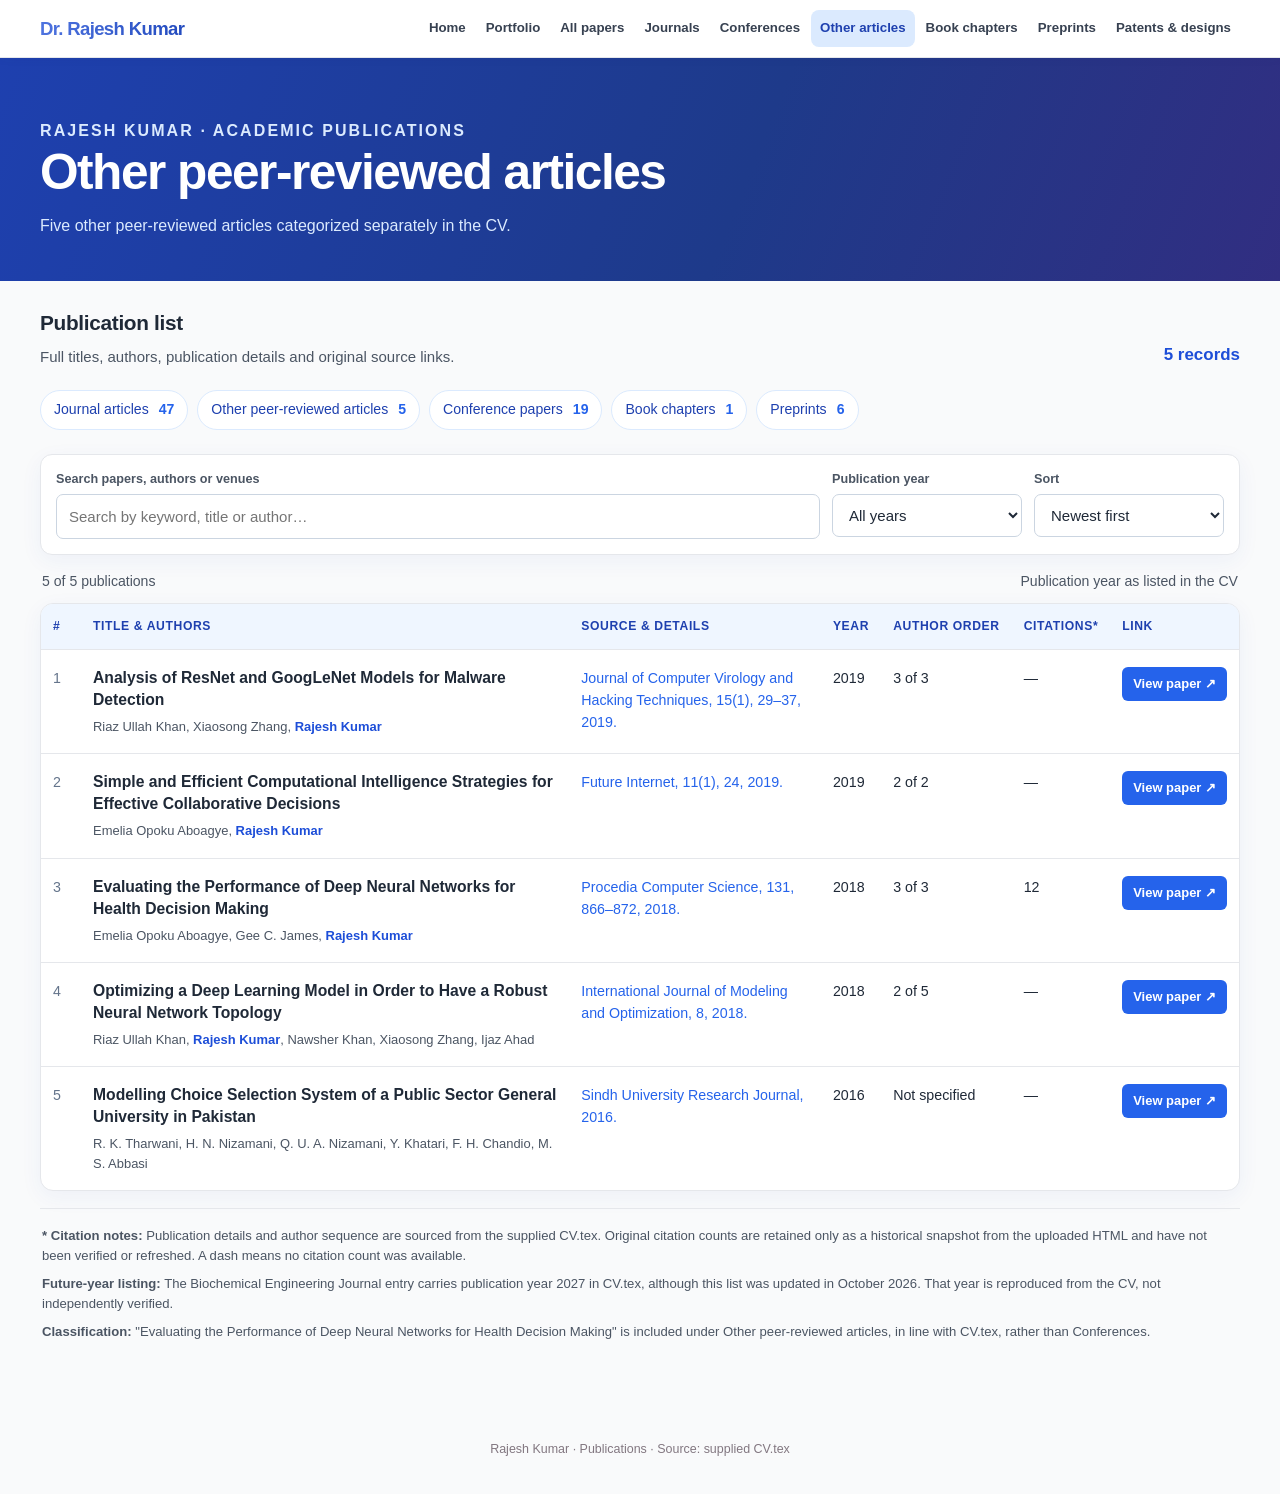
<file: other-articles.html>
<!DOCTYPE html>

<html lang="en">
<head>
<meta charset="utf-8"/>
<meta content="width=device-width, initial-scale=1" name="viewport"/>
<meta content="Five other peer-reviewed articles categorized separately in the CV." name="description"/>
<meta content="light" name="color-scheme"/>
<title>Other peer-reviewed articles | Rajesh Kumar — Publications</title>
<link rel="canonical" href="https://raja21068.github.io/raja/other-articles.html"/>
<script type="application/ld+json">{"@context": "https://schema.org", "@type": "CollectionPage", "name": "Other peer-reviewed articles | Rajesh Kumar — Publications", "url": "https://raja21068.github.io/raja/other-articles.html", "inLanguage": "en", "author": {"@type": "Person", "@id": "https://raja21068.github.io/raja/#person", "name": "Dr. Rajesh Kumar", "url": "https://raja21068.github.io/raja/"}, "isPartOf": {"@type": "WebSite", "name": "Dr. Rajesh Kumar - Academic Portfolio", "url": "https://raja21068.github.io/raja/"}}</script>
<style>
:root {color-scheme:light;--ink:#292530;--sub:#635e68;--primary:#82465a;--primary-dark:#6b3549;--accent:#ecdfe4;--line:#e8e1e5;--bg:#faf8f9;--surface:#fff;--shadow:0 5px 25px rgba(56,31,44,.045)}
*,*::before,*::after{box-sizing:border-box}
body{margin:0;font:15px/1.55 system-ui,-apple-system,BlinkMacSystemFont,"Segoe UI",sans-serif;color:var(--ink);background:var(--bg)}
a{color:var(--primary)}a:hover{text-decoration-color:var(--ink)}a:focus-visible,select:focus-visible,input:focus-visible,button:focus-visible{outline:3px solid #bd87a0;outline-offset:3px}
.wrap{width:min(1200px,calc(100% - 44px));margin:auto}
.hero{background:linear-gradient(126deg,#693849,#82465a 57%,#9b5c72);color:white;padding:38px 0 34px}
.eyebrow{font-size:.78rem;font-weight:750;text-transform:uppercase;letter-spacing:.13em;opacity:.85;margin:0 0 12px}
h1{font-size:clamp(2rem,4vw,3.1rem);line-height:1.16;margin:0;letter-spacing:-.03em}
.hero p{color:#f6eaf0;margin:12px 0 0;max-width:720px;font-size:1rem}
.nav{background:#fff;border-bottom:1px solid var(--line)}.nav .wrap{display:flex;gap:4px;align-items:center;flex-wrap:wrap;padding:10px 0}
.nav a{text-decoration:none;white-space:nowrap;font-size:.9rem;padding:9px 12px;border-radius:7px;color:#554953;font-weight:600}
.nav a:hover{background:#f5edf0}.nav a[aria-current="page"]{background:var(--accent);color:var(--primary-dark)}
main{padding:26px 0 54px}.intro{display:flex;align-items:flex-end;justify-content:space-between;gap:15px;flex-wrap:wrap;margin-bottom:22px}
.intro h2{font-size:1.3rem;letter-spacing:-.015em;margin:0}.intro p{margin:5px 0 0;color:var(--sub);max-width:780px}
.count{font-variant-numeric:tabular-nums;font-weight:750;color:var(--primary);font-size:1.06rem}
.category-strip{display:flex;flex-wrap:wrap;gap:9px;margin:0 0 24px}
.category-strip a{display:inline-flex;align-items:center;gap:10px;border:1px solid var(--line);border-radius:20px;color:var(--ink);background:white;padding:8px 13px;text-decoration:none;font-size:.88rem}
.category-strip a:hover{border-color:#d2a4b3;background:#fff8fa}.category-strip b{color:var(--primary);font-variant-numeric:tabular-nums}
.tools{display:grid;grid-template-columns:minmax(220px,1fr) repeat(2,minmax(160px,190px));gap:12px;background:white;padding:15px;border:1px solid var(--line);border-radius:12px;margin-bottom:16px;box-shadow:var(--shadow)}
.tools label{font-size:.79rem;color:var(--sub);font-weight:700;display:block;margin:0 0 5px}
.tools input,.tools select{background:white;width:100%;padding:10px 12px;border:1px solid #d8cdd2;border-radius:7px;color:var(--ink);font:inherit;min-height:43px}
.results{display:flex;align-items:center;justify-content:space-between;gap:12px;margin:0 2px 10px;font-size:.88rem;color:var(--sub)}
.paper-table{border:1px solid var(--line);width:100%;border-spacing:0;border-radius:13px;overflow:hidden;background:var(--surface);box-shadow:var(--shadow)}
.paper-table th{background:#f0e7eb;text-align:left;white-space:nowrap;color:#5c3848;padding:13px 12px;font-size:.76rem;text-transform:uppercase;letter-spacing:.05em}
.paper-table td{padding:17px 12px;vertical-align:top;border-top:1px solid var(--line);font-size:.89rem}
.paper-table tbody tr:hover{background:#fdfafb}.num{width:40px;color:#877a81;white-space:nowrap;font-variant-numeric:tabular-nums}
.papertitle{font-weight:720;color:#2c2630;font-size:.98rem;line-height:1.4;margin-bottom:6px}
.authors{font-size:.81rem;line-height:1.5;color:#6c626b}.self{font-weight:770;color:var(--primary-dark)}
.source{min-width:170px;max-width:310px;color:#4c4550}.source small{display:block;margin-top:5px;color:#7d737d}
.year,.position,.citations{white-space:nowrap;font-variant-numeric:tabular-nums}
.year small{display:block;font-size:.71rem;color:#976079;white-space:normal}
.pill{display:inline-block;border:1px solid #e1c9d1;background:#faf1f4;color:#754156;padding:4px 7px;border-radius:5px;font-size:.76rem;font-weight:750;white-space:nowrap}
.outlink{white-space:nowrap;display:inline-block;background:var(--primary);color:white;text-decoration:none;padding:7px 11px;border-radius:6px;font-size:.81rem;font-weight:750}
.outlink:hover{background:var(--primary-dark);color:white}
.notes{margin-top:17px;border-top:1px solid var(--line);padding:17px 2px;font-size:.82rem;color:var(--sub)}.notes p{margin:0 0 7px}
.empty{padding:20px!important;text-align:center;color:var(--sub)}
footer{padding:20px 0 35px;color:#827780;text-align:center;font-size:.78rem}
@media(max-width:900px){.tools{grid-template-columns:1fr 1fr}.tools>.search{grid-column:1/-1}.paper-table th,.paper-table .num{display:none}
.paper-table,.paper-table tbody,.paper-table tr,.paper-table td{display:block;width:100%}.paper-table{border:0;background:transparent;box-shadow:none}.paper-table tr{border:1px solid var(--line);border-radius:11px;background:white;margin-bottom:12px;box-shadow:var(--shadow);overflow:hidden;padding:8px 14px}.paper-table td{border:0;padding:6px 0;min-width:0;max-width:none;font-size:.87rem}.paper-table td::before{content:attr(data-label);font-size:.72rem;color:#85747d;font-weight:740;letter-spacing:.01em;display:inline-block;width:95px;vertical-align:top}.paper-table td.title-cell::before{display:none}.paper-table td.title-cell{padding:12px 0 4px}.paper-table .source small{display:inline}.paper-table .year small{display:inline;margin-left:6px}.paper-table td.link-cell{padding:11px 0}.paper-table td.link-cell::before{display:none}}
@media(max-width:520px){.wrap{width:min(100% - 28px,1200px)}.hero{padding:30px 0 27px}.nav .wrap{gap:0}.nav a{font-size:.81rem;padding:8px}.tools{grid-template-columns:1fr}.tools>.search{grid-column:auto}.intro{align-items:flex-start}.results{align-items:flex-start}.category-strip a{padding:7px 10px}.paper-table td::before{width:87px}}
@media(prefers-reduced-motion:reduce){*{scroll-behavior:auto!important}}

.tools-master{grid-template-columns:minmax(210px,1fr) repeat(3,minmax(150px,180px))}@media(max-width:900px){.tools-master{grid-template-columns:1fr 1fr}.tools-master>.search{grid-column:1/-1}}@media(max-width:520px){.tools-master{grid-template-columns:1fr}.tools-master>.search{grid-column:auto}}</style>
<link href="site-theme.css" rel="stylesheet"/></head>
<body><nav aria-label="Research portfolio sections" class="nav"><div class="wrap"><a class="home-brand" href="index.html">Dr. Rajesh Kumar</a><div class="nav-items"><a href="index.html">Home</a><a href="research-portfolio.html">Portfolio</a><a href="publications.html">All papers</a><a href="journal-papers.html">Journals</a><a href="conference-papers.html">Conferences</a><a aria-current="page" href="other-articles.html">Other articles</a><a href="book-chapter.html">Book chapters</a><a href="preprints.html">Preprints</a><a href="patents.html">Patents &amp; designs</a></div></div></nav>
<header class="hero"><div class="wrap"><p class="eyebrow">Rajesh Kumar · Academic publications</p>
<h1>Other peer-reviewed articles</h1><p>Five other peer-reviewed articles categorized separately in the CV.</p></div></header>

<main class="wrap"><section aria-label="Page introduction" class="intro"><div><h2>Publication list</h2><p>Full titles, authors, publication details and original source links.</p></div><div class="count">5 records</div></section>
<div aria-label="Browse by type" class="category-strip"><a href="journal-papers.html">Journal articles <b>47</b></a><a href="other-articles.html">Other peer-reviewed articles <b>5</b></a><a href="conference-papers.html">Conference papers <b>19</b></a><a href="book-chapter.html">Book chapters <b>1</b></a><a href="preprints.html">Preprints <b>6</b></a></div>
<div aria-label="Search papers" class="tools" role="search">
<div class="search"><label for="search">Search papers, authors or venues</label><input autocomplete="off" id="search" placeholder="Search by keyword, title or author…" type="search"/></div>
<div><label for="year">Publication year</label><select id="year"><option value="">All years</option></select></div>
<div><label for="sort">Sort</label><select id="sort"><option value="newest">Newest first</option><option value="oldest">Oldest first</option><option value="title">Title A–Z</option></select></div></div>
<div class="results"><span aria-live="polite" id="count">5 of 5 publications</span><span>Publication year as listed in the CV</span></div>
<table class="paper-table" id="papers"><thead><tr>
<th scope="col">#</th><th scope="col">Title &amp; authors</th><th scope="col">Source &amp; details</th><th scope="col">Year</th><th scope="col">Author order</th><th scope="col">Citations*</th><th scope="col">Link</th>
</tr></thead><tbody><tr data-category="Other peer-reviewed articles" data-initial="47" data-title="analysis of resnet and googlenet models for malware detection" data-year="2019">
<td class="num">1</td>
<td class="title-cell"><div class="papertitle">Analysis of ResNet and GoogLeNet Models for Malware Detection</div><div class="authors">Riaz Ullah Khan, Xiaosong Zhang, <strong class="self">Rajesh Kumar</strong></div></td>
<td class="source" data-label="Source">Journal of Computer Virology and Hacking Techniques, 15(1), 29–37, 2019.</td>
<td class="year" data-label="Year">2019</td>
<td class="position" data-label="Author order">3 of 3</td>
<td class="citations" data-label="Legacy citations">—</td>
<td class="link-cell" data-label="Publication link"><a aria-label="Open publication: Analysis of ResNet and GoogLeNet Models for Malware Detection" class="outlink" href="https://doi.org/10.1007/s11416-018-0324-z" rel="noopener noreferrer" target="_blank">View paper ↗</a></td>
</tr><tr data-category="Other peer-reviewed articles" data-initial="48" data-title="simple and efficient computational intelligence strategies for effective collaborative decisions" data-year="2019">
<td class="num">2</td>
<td class="title-cell"><div class="papertitle">Simple and Efficient Computational Intelligence Strategies for Effective Collaborative Decisions</div><div class="authors">Emelia Opoku Aboagye, <strong class="self">Rajesh Kumar</strong></div></td>
<td class="source" data-label="Source">Future Internet, 11(1), 24, 2019.</td>
<td class="year" data-label="Year">2019</td>
<td class="position" data-label="Author order">2 of 2</td>
<td class="citations" data-label="Legacy citations">—</td>
<td class="link-cell" data-label="Publication link"><a aria-label="Open publication: Simple and Efficient Computational Intelligence Strategies for Effective Collaborative Decisions" class="outlink" href="https://doi.org/10.3390/fi11010024" rel="noopener noreferrer" target="_blank">View paper ↗</a></td>
</tr><tr data-category="Other peer-reviewed articles" data-initial="49" data-title="evaluating the performance of deep neural networks for health decision making" data-year="2018">
<td class="num">3</td>
<td class="title-cell"><div class="papertitle">Evaluating the Performance of Deep Neural Networks for Health Decision Making</div><div class="authors">Emelia Opoku Aboagye, Gee C. James, <strong class="self">Rajesh Kumar</strong></div></td>
<td class="source" data-label="Source">Procedia Computer Science, 131, 866–872, 2018.</td>
<td class="year" data-label="Year">2018</td>
<td class="position" data-label="Author order">3 of 3</td>
<td class="citations" data-label="Legacy citations">12</td>
<td class="link-cell" data-label="Publication link"><a aria-label="Open publication: Evaluating the Performance of Deep Neural Networks for Health Decision Making" class="outlink" href="https://doi.org/10.1016/j.procs.2018.04.288" rel="noopener noreferrer" target="_blank">View paper ↗</a></td>
</tr><tr data-category="Other peer-reviewed articles" data-initial="50" data-title="optimizing a deep learning model in order to have a robust neural network topology" data-year="2018">
<td class="num">4</td>
<td class="title-cell"><div class="papertitle">Optimizing a Deep Learning Model in Order to Have a Robust Neural Network Topology</div><div class="authors">Riaz Ullah Khan, <strong class="self">Rajesh Kumar</strong>, Nawsher Khan, Xiaosong Zhang, Ijaz Ahad</div></td>
<td class="source" data-label="Source">International Journal of Modeling and Optimization, 8, 2018.</td>
<td class="year" data-label="Year">2018</td>
<td class="position" data-label="Author order">2 of 5</td>
<td class="citations" data-label="Legacy citations">—</td>
<td class="link-cell" data-label="Publication link"><a aria-label="Open publication: Optimizing a Deep Learning Model in Order to Have a Robust Neural Network Topology" class="outlink" href="http://www.ijmo.org/vol8/639-K0029.pdf" rel="noopener noreferrer" target="_blank">View paper ↗</a></td>
</tr><tr data-category="Other peer-reviewed articles" data-initial="51" data-title="modelling choice selection system of a public sector general university in pakistan" data-year="2016">
<td class="num">5</td>
<td class="title-cell"><div class="papertitle">Modelling Choice Selection System of a Public Sector General University in Pakistan</div><div class="authors">R. K. Tharwani, H. N. Nizamani, Q. U. A. Nizamani, Y. Khatari, F. H. Chandio, M. S. Abbasi</div></td>
<td class="source" data-label="Source">Sindh University Research Journal, 2016.</td>
<td class="year" data-label="Year">2016</td>
<td class="position" data-label="Author order">Not specified</td>
<td class="citations" data-label="Legacy citations">—</td>
<td class="link-cell" data-label="Publication link"><a aria-label="Open publication: Modelling Choice Selection System of a Public Sector General University in Pakistan" class="outlink" href="https://sujo-old.usindh.edu.pk/index.php/SURJ/article/view/2741" rel="noopener noreferrer" target="_blank">View paper ↗</a></td>
</tr></tbody></table>
<p class="empty" hidden="" id="empty">No papers matched these filters.</p>
<section aria-label="Source notes" class="notes"><p><strong>* Citation notes:</strong> Publication details and author sequence are sourced from the supplied CV.tex. Original citation counts are retained only as a historical snapshot from the uploaded HTML and have not been verified or refreshed. A dash means no citation count was available.</p><p><strong>Future-year listing:</strong> The Biochemical Engineering Journal entry carries publication year 2027 in CV.tex, although this list was updated in October 2026. That year is reproduced from the CV, not independently verified.</p><p><strong>Classification:</strong> "Evaluating the Performance of Deep Neural Networks for Health Decision Making" is included under Other peer-reviewed articles, in line with CV.tex, rather than Conferences.</p></section>
</main><footer class="wrap">Rajesh Kumar · Publications · Source: supplied CV.tex</footer>
<script>
(function () {
  const table=document.querySelector('#papers');
  const body=table&&table.tBodies[0];
  if (!body) return;
  const rows=Array.from(body.querySelectorAll('tr[data-year]'));
  const search=document.querySelector('#search');
  const year=document.querySelector('#year');
  const sorter=document.querySelector('#sort');
  const category=document.querySelector('#category');
  const summary=document.querySelector('#count');
  const empty=document.querySelector('#empty');
  const years=[...new Set(rows.map(r=>r.dataset.year))].sort((a,b)=>Number(b)-Number(a));
  for (const y of years) {let opt=document.createElement('option');opt.value=y;opt.textContent=y;year.appendChild(opt);}
  const text=s=>(s||'').toLocaleLowerCase();
  function update() {
    const q=text(search.value.trim());const y=year.value;const cat=category?category.value:'';const sort=sorter.value;
    let n=0;
    for (const r of rows) {
      const visible=(!q||text(r.textContent).includes(q))&&(!y||r.dataset.year===y)&&(!cat||r.dataset.category===cat);
      r.hidden=!visible;
      r.style.display=visible?'':'none';
      n+=Number(visible);
    }
    const sorted=rows.slice().sort((a,b)=>{
      if(sort==='oldest')return Number(a.dataset.year)-Number(b.dataset.year)||Number(a.dataset.initial)-Number(b.dataset.initial);
      if(sort==='title')return a.dataset.title.localeCompare(b.dataset.title);
      return Number(b.dataset.year)-Number(a.dataset.year)||Number(a.dataset.initial)-Number(b.dataset.initial);
    });
    let rank=0;
    for(const r of sorted){body.appendChild(r);if(!r.hidden)r.querySelector('.num').textContent=String(++rank);}
    summary.textContent=n+' of '+rows.length+' publications';
    empty.hidden=n!==0;
  }
  [search,year,sorter,category].filter(Boolean).forEach(el=>el.addEventListener(el===search?'input':'change',update));
  if(category && location.hash){const desired=decodeURIComponent(location.hash.substring(1));if(Array.from(category.options).some(x=>x.value===desired))category.value=desired;}
  update();
})();
</script>
</body></html>
</file>
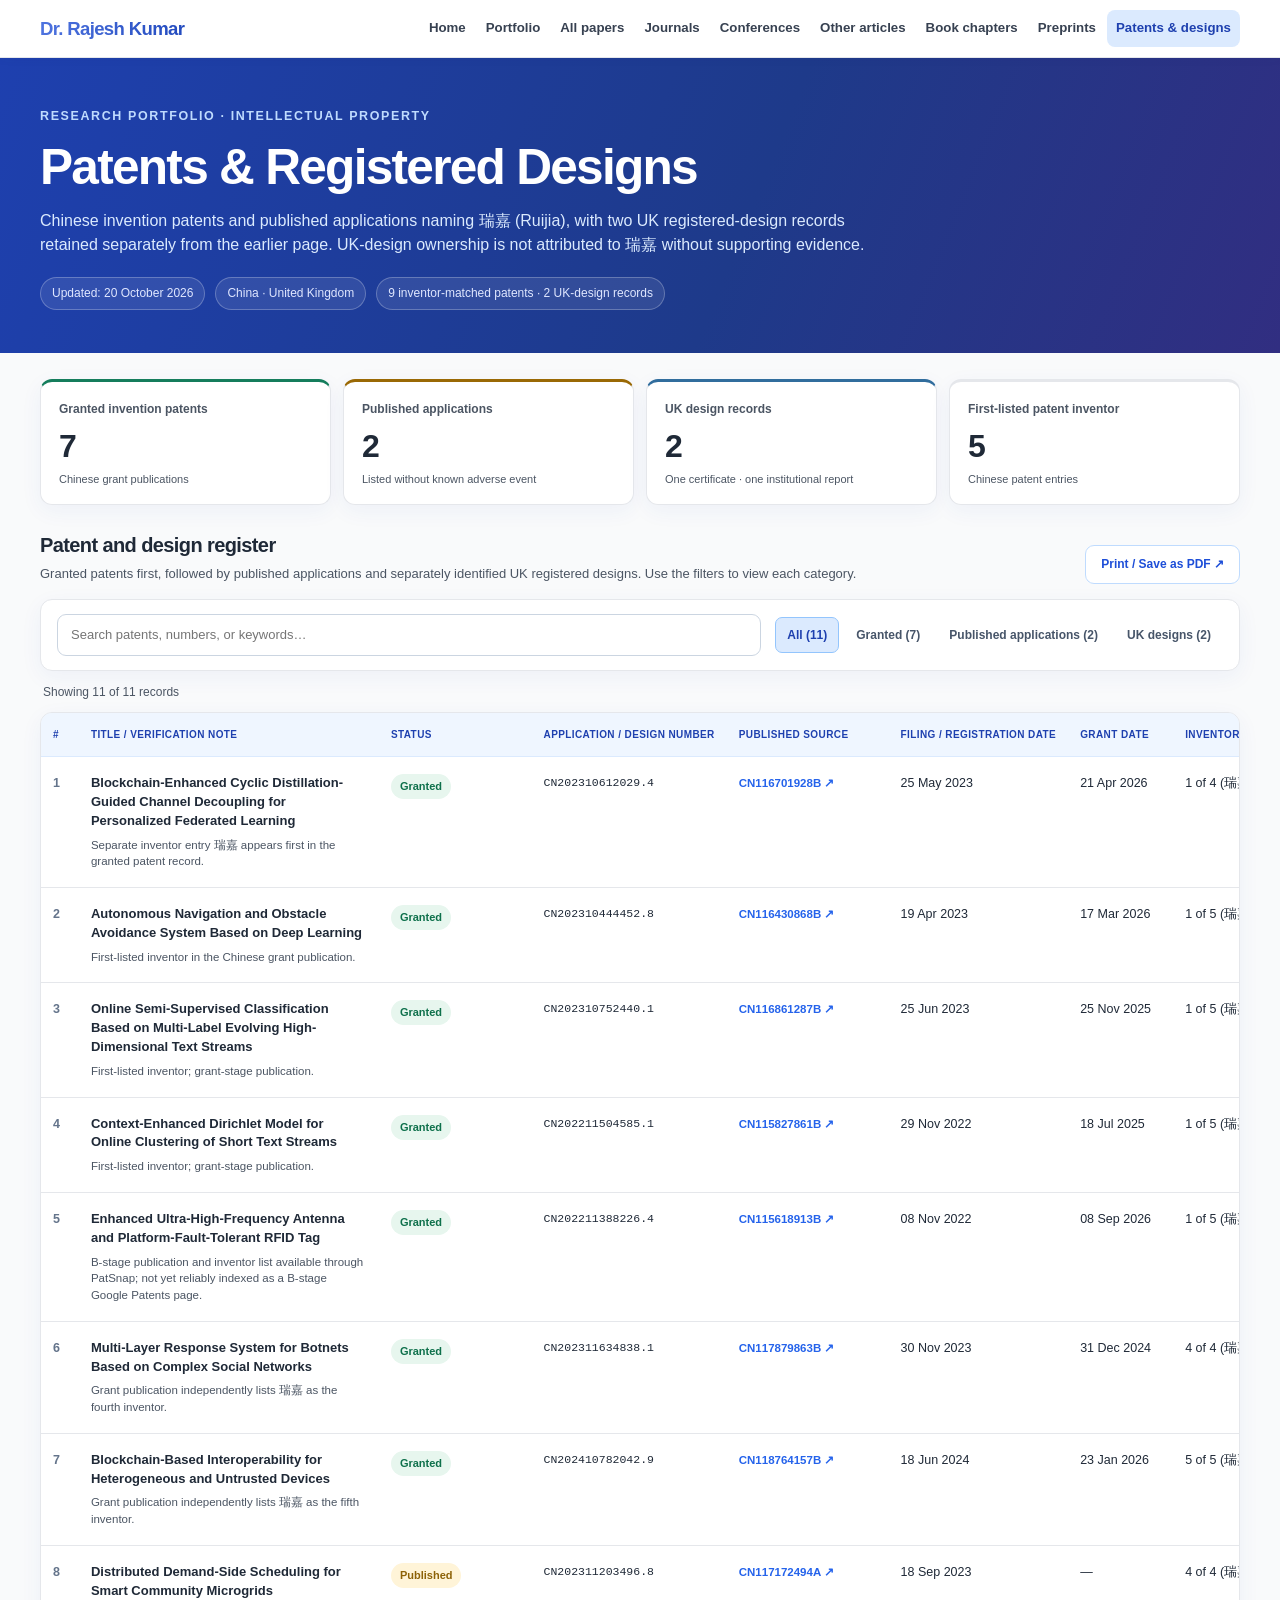
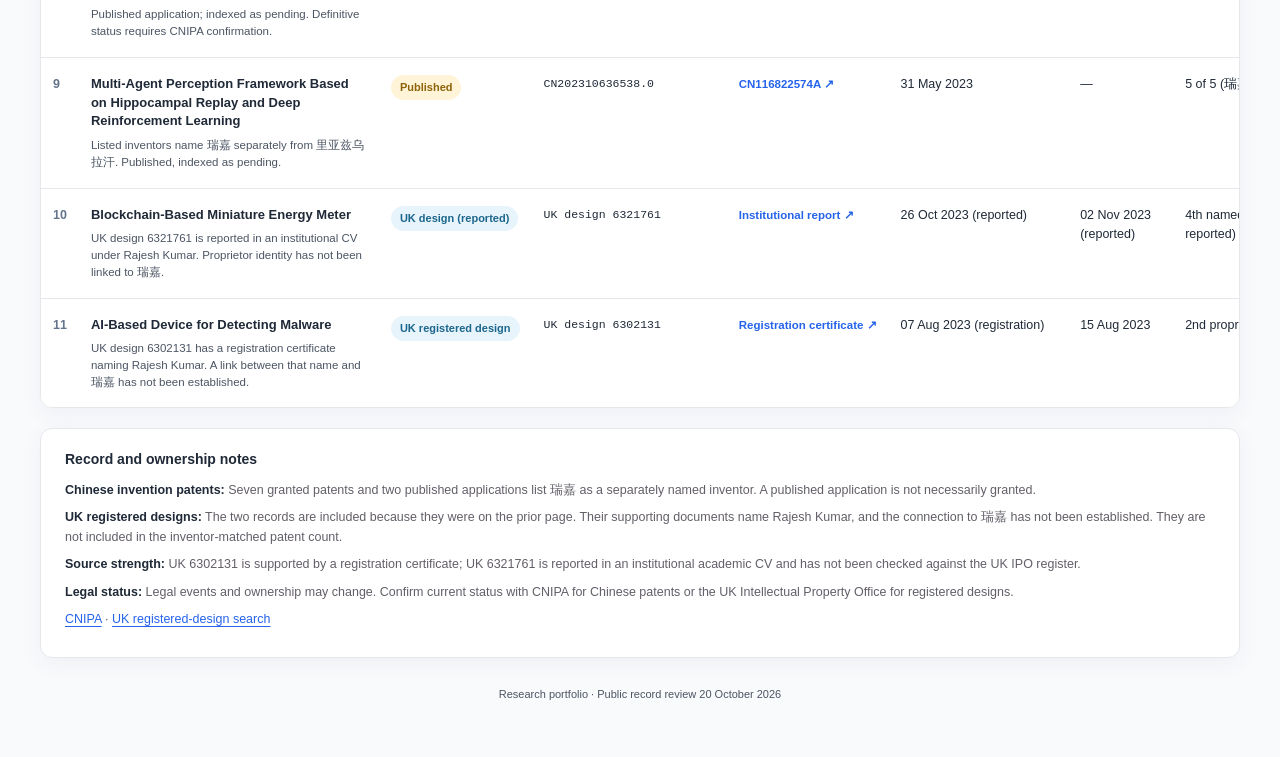
<file: patents.html>
<!DOCTYPE html>

<html lang="en">
<head>
<meta charset="utf-8"/>
<meta content="width=device-width, initial-scale=1.0" name="viewport"/>
<meta content="Public patent portfolio showing 7 granted Chinese invention patents, 2 published applications naming 瑞嘉, and 2 separately identified UK design records requiring ownership confirmation." name="description"/>
<title>Patents &amp; Registered Designs | 瑞嘉 (Ruijia)</title>
<link rel="canonical" href="https://raja21068.github.io/raja/patents.html"/>
<style>
:root{color-scheme:light;--ink:#18263d;--muted:#617085;--line:#e4eaf2;--navy:#152943;--accent:#206c73;--bg:#f5f7fa;--surface:#fff;--green:#157d5c;--amber:#9a6905;--red:#a33d39;--blue:#316d9d;--slate:#5d6476}
*{box-sizing:border-box}body{margin:0;background:var(--bg);color:var(--ink);font-family:Inter,ui-sans-serif,-apple-system,BlinkMacSystemFont,"Segoe UI",Arial,sans-serif;line-height:1.55}button,input{font:inherit}a{color:#166a89;text-underline-offset:3px}.wrap{max-width:1480px;margin:auto;padding:0 32px}.hero{background:linear-gradient(115deg,#142742,#21475a);color:white;padding:46px 0 40px}.eyebrow{text-transform:uppercase;letter-spacing:.18em;font-size:11px;font-weight:800;color:#a8d3cc;margin-bottom:14px}.hero h1{font-size:clamp(27px,3.3vw,44px);font-weight:760;letter-spacing:-.035em;line-height:1.13;margin:0 0 14px}.hero p{color:#d6e2e8;margin:0;max-width:850px;font-size:15px}.hero-meta{display:flex;gap:10px;flex-wrap:wrap;margin-top:25px}.meta-chip{font-size:12px;color:#e0eff0;background:#ffffff14;border:1px solid #ffffff33;padding:6px 11px;border-radius:99px}.main{padding-top:24px;padding-bottom:60px}.stat-grid{display:grid;grid-template-columns:repeat(4,minmax(0,1fr));gap:12px;margin-bottom:25px}.stat-card{background:white;border:1px solid var(--line);border-radius:12px;padding:18px 18px 16px;box-shadow:0 3px 13px #17263b05;border-top:3px solid var(--slate)}.stat-card.green{border-top-color:var(--green)}.stat-card.amber{border-top-color:var(--amber)}.stat-card.blue{border-top-color:var(--blue)}.stat-title{color:var(--muted);font-size:12px;font-weight:650}.stat-value{font-size:32px;letter-spacing:-.04em;line-height:1.2;font-weight:750;margin-top:9px}.stat-description{font-size:11px;color:var(--muted);margin-top:5px}.section-header{display:flex;align-items:flex-end;justify-content:space-between;gap:20px;margin-top:12px;margin-bottom:15px}.section-header h2{margin:0;font-size:20px;letter-spacing:-.03em}.section-header p{margin:3px 0 0;color:var(--muted);font-size:13px}.btn{cursor:pointer;border:1px solid #ccd8e4;color:var(--ink);background:#fff;border-radius:9px;padding:9px 15px;font-size:12px;font-weight:700}.btn:hover{background:#eff5f8}.toolbar{display:flex;align-items:center;gap:14px;flex-wrap:wrap;background:white;border:1px solid var(--line);border-radius:12px;padding:14px 16px;margin:0 0 12px}.search{flex:1;min-width:225px;border:1px solid #dce4ec;border-radius:9px;background:#f9fbfd;padding:10px 13px;font-size:13px;outline:none}.search:focus{border-color:var(--accent);box-shadow:0 0 0 3px #206c7322}.filters{display:flex;flex-wrap:wrap;gap:5px}.filter{cursor:pointer;border:1px solid transparent;border-radius:7px;background:transparent;color:#52677a;padding:8px 11px;font-size:12px;font-weight:650;white-space:nowrap}.filter:hover{background:#f2f6f9}.filter[aria-pressed="true"]{background:#e6f1f1;color:#0c6067;border-color:#bedddf}.table-wrap{background:#fff;border:1px solid var(--line);border-radius:12px;overflow-x:auto;box-shadow:0 5px 24px #15294308}table{width:100%;min-width:1280px;border-collapse:collapse;table-layout:auto;font-size:12.5px}thead th{background:#eff3f7;color:#506178;font-weight:750;text-transform:uppercase;letter-spacing:.04em;text-align:left;font-size:10px;padding:14px 12px;border-bottom:1px solid var(--line);white-space:nowrap}tbody td{border-bottom:1px solid var(--line);padding:17px 12px;vertical-align:top}tbody tr:last-child td{border-bottom:0}tbody tr:hover{background:#f9fbfd}.num{color:#8a9aad;font-weight:750}.title-cell{min-width:300px;max-width:395px}.patent-title{font-size:13px;font-weight:750;line-height:1.45;display:block;color:#19304b}.record-note{display:block;margin-top:6px;color:#68798b;font-size:11.5px;line-height:1.45}.status{display:inline-block;font-size:11px;font-weight:800;border-radius:50px;padding:4px 9px;white-space:nowrap}.status-granted{color:#0e704b;background:#e7f6ee}.status-pending{color:#8d6208;background:#fff4d8}.status-design{color:#1b668c;background:#e8f4fb}.status-unverified{color:#586376;background:#edf0f4}.mono{font-family:ui-monospace,SFMono-Regular,Consolas,"Liberation Mono",monospace;font-size:11.5px}.number-cell{max-width:185px;overflow-wrap:anywhere}.date-cell{white-space:normal;min-width:105px}.source{font-size:11.5px;font-weight:750;text-decoration:none;white-space:nowrap}.source:hover{text-decoration:underline}.pos{white-space:normal;min-width:86px}.region{white-space:nowrap}.muted{color:#8290a2}.empty{display:none;text-align:center;color:#718094;padding:36px;background:white;border:1px solid var(--line);border-radius:10px}.smallprint{background:#fff;border:1px solid var(--line);padding:20px 24px;border-radius:12px;margin-top:20px;font-size:12.5px;color:#5b6e7f}.smallprint h3{font-size:14px;margin:0 0 10px;color:#1a3049}.smallprint p{margin:8px 0}.smallprint strong{color:#223c55}.footer{color:#768599;font-size:11px;text-align:center;margin-top:28px}.result-count{font-size:12px;color:#63788b;margin:8px 3px 10px}.legend{display:flex;gap:7px;flex-wrap:wrap;align-items:center}button:focus-visible,a:focus-visible{outline:3px solid #a9c9ef;outline-offset:2px}@media(max-width:1100px){.stat-grid{grid-template-columns:repeat(3,1fr)}}@media(max-width:650px){.wrap{padding:0 16px}.hero{padding:35px 0}.stat-grid{grid-template-columns:repeat(2,1fr)}.toolbar{padding:11px}.section-header{align-items:flex-start;flex-direction:column}.filter{padding:7px 9px}.stat-value{font-size:27px}}@media print{body{background:white}.hero{background:white;color:black;padding:15px 0}.hero p{color:#444}.meta-chip{border-color:#ddd;color:#444}.toolbar,.btn,.result-count{display:none!important}.wrap{max-width:none;padding:0 10px}.stat-grid{grid-template-columns:repeat(4,1fr)}.stat-card{padding:9px}.stat-value{font-size:20px}.stat-description{display:none}.table-wrap{overflow:visible;border:0}table{min-width:0;font-size:8px}thead th,tbody td{padding:5px}.patent-title{font-size:9px}.record-note{font-size:7px}.smallprint{padding:10px;font-size:9px}.source{font-size:8px}.status{font-size:7px;padding:2px}a{color:#333;text-decoration:none}@page{size:A4 landscape;margin:11mm}}

.status-closed{color:#9a3939;background:#fff0ef}.status-review{color:#586376;background:#edf0f4}

.site-nav{background:#fff;border-bottom:1px solid #e4eaf2}.site-nav .wrap{display:flex;gap:4px;align-items:center;flex-wrap:wrap;padding-top:10px;padding-bottom:10px}
.site-nav a{text-decoration:none;white-space:nowrap;font-size:.9rem;padding:9px 12px;border-radius:7px;color:#44586c;font-weight:650}.site-nav a:hover{background:#eef4f6}.site-nav a[aria-current="page"]{background:#e6f1f1;color:#0c6067}
@media(max-width:520px){.site-nav a{font-size:.81rem;padding:8px}}


/* Consistent research-portfolio theme: rose/burgundy; status badges intentionally retain semantic colors. */
:root {
  --ink:#292530; --muted:#635e68; --line:#e8e1e5; --navy:#6b3549;
  --accent:#82465a; --bg:#faf8f9; --surface:#fff;
}
body {font:15px/1.55 system-ui,-apple-system,BlinkMacSystemFont,"Segoe UI",sans-serif;}
a {color:#82465a;}
a:hover {text-decoration-color:#292530;}
.wrap {width:min(1200px,calc(100% - 44px));max-width:none;padding:0;}
.hero {background:linear-gradient(126deg,#693849,#82465a 57%,#9b5c72);padding:38px 0 34px;}
.eyebrow {color:#f6eaf0;font-size:.78rem;letter-spacing:.13em;opacity:.85;margin:0 0 12px;}
.hero h1 {font-size:clamp(2rem,4vw,3.1rem);font-weight:750;}
.hero p {color:#f6eaf0;font-size:1rem;line-height:1.55;margin:12px 0 0;}
.hero-meta {margin-top:19px;}
.meta-chip {color:#fff;background:#ffffff14;}
.site-nav {background:#fff;border-bottom:1px solid var(--line);}
.site-nav .wrap {padding:10px 0;}
.site-nav a {font-size:.9rem;font-weight:600;color:#554953;}
.site-nav a:hover {background:#f5edf0;}
.site-nav a[aria-current="page"] {background:#ecdfe4;color:#6b3549;}
.main {padding:26px 0 54px;}
.stat-card {border-color:var(--line);box-shadow:0 5px 25px rgba(56,31,44,.045);}
.stat-title,.stat-description,.section-header p,.record-note,.result-count,.footer {color:#635e68;}
.section-header h2 {color:#292530;}
.btn {border-color:#ddcbd2;color:#6b3549;}
.btn:hover {background:#f5edf0;}
.toolbar {border-color:var(--line);}
.search {border-color:#e5dbe0;background:#fdfbfc;}
.search:focus {border-color:#82465a;box-shadow:0 0 0 3px #82465a22;}
.filter {color:#635e68;}
.filter:hover {background:#f5edf0;}
.filter[aria-pressed="true"] {color:#6b3549;background:#ecdfe4;border-color:#dbbcc8;}
.table-wrap {border-color:var(--line);box-shadow:0 5px 25px rgba(56,31,44,.045);}
thead th {background:#f5edf0;color:#6b3549;border-bottom-color:var(--line);}
tbody td {border-color:var(--line);}
tbody tr:hover {background:#fdf7f9;}
.patent-title {color:#292530;}
.num {color:#8a7880;}
.source {color:#82465a;}
.smallprint {border-color:var(--line);color:#635e68;}
.smallprint h3,.smallprint strong {color:#292530;}
button:focus-visible,a:focus-visible,input:focus-visible {outline:3px solid #bd87a0;outline-offset:3px;}
@media(max-width:650px) {
 .wrap {width:calc(100% - 32px);padding:0;}
 .hero {padding:35px 0;}
 .site-nav .wrap {padding:10px 0;}
}
@media print {
 .wrap {width:auto;max-width:none;padding:0 10px;}
 .hero {background:#fff;color:#000;padding:15px 0;}
 .hero p {color:#444;}
 .meta-chip {color:#444;}
}
</style>
<link href="site-theme.css" rel="stylesheet"/></head><body><nav aria-label="Research portfolio sections" class="site-nav"><div class="wrap"><a class="home-brand" href="index.html">Dr. Rajesh Kumar</a><div class="nav-items"><a href="index.html">Home</a><a href="research-portfolio.html">Portfolio</a><a href="publications.html">All papers</a><a href="journal-papers.html">Journals</a><a href="conference-papers.html">Conferences</a><a href="other-articles.html">Other articles</a><a href="book-chapter.html">Book chapters</a><a href="preprints.html">Preprints</a><a aria-current="page" href="patents.html">Patents &amp; designs</a></div></div></nav>
<header class="hero"><div class="wrap">
<div class="eyebrow">Research portfolio · Intellectual property</div>
<h1>Patents &amp; Registered Designs</h1>
<p>Chinese invention patents and published applications naming 瑞嘉 (Ruijia), with two UK registered-design records retained separately from the earlier page. UK-design ownership is not attributed to 瑞嘉 without supporting evidence.</p>
<div class="hero-meta"><span class="meta-chip">Updated: 20 October 2026</span><span class="meta-chip">China · United Kingdom</span><span class="meta-chip">9 inventor-matched patents · 2 UK-design records</span></div>
</div></header>

<main class="wrap main">
<section aria-label="Patent status overview" class="stat-grid"><div class="stat-card green"><div class="stat-title">Granted invention patents</div><div class="stat-value">7</div><div class="stat-description">Chinese grant publications</div></div><div class="stat-card amber"><div class="stat-title">Published applications</div><div class="stat-value">2</div><div class="stat-description">Listed without known adverse event</div></div><div class="stat-card blue"><div class="stat-title">UK design records</div><div class="stat-value">2</div><div class="stat-description">One certificate · one institutional report</div></div><div class="stat-card"><div class="stat-title">First-listed patent inventor</div><div class="stat-value">5</div><div class="stat-description">Chinese patent entries</div></div></section>
<section aria-labelledby="list-title">
<div class="section-header"><div><h2 id="list-title">Patent and design register</h2><p>Granted patents first, followed by published applications and separately identified UK registered designs. Use the filters to view each category.</p></div><button class="btn" onclick="window.print()" type="button">Print / Save as PDF ↗</button></div>
<div class="toolbar"><input aria-label="Search entries" class="search" id="q" placeholder="Search patents, numbers, or keywords…" type="search"/><nav aria-label="Filter by status" class="filters"><button aria-pressed="true" class="filter" data-filter="all" type="button">All (11)</button><button aria-pressed="false" class="filter" data-filter="granted" type="button">Granted (7)</button><button aria-pressed="false" class="filter" data-filter="pending" type="button">Published applications (2)</button><button aria-pressed="false" class="filter" data-filter="design" type="button">UK designs (2)</button></nav></div>
<div class="result-count" id="count" role="status">Showing 11 of 11 records · UK designs listed separately from Chinese patents</div>
<div class="table-wrap"><table><thead><tr><th>#</th><th>Title / verification note</th><th>Status</th><th>Application / design number</th><th>Published source</th><th>Filing / registration date</th><th>Grant date</th><th>Inventor / proprietor position</th><th>Country</th></tr></thead><tbody><tr data-jurisdiction="China" data-search="1 1 Blockchain-Enhanced Cyclic Distillation-Guided Channel Decoupling for Personalized Federated Learning Separate inventor entry 瑞嘉 appears first in the granted patent record. Granted CN202310612029.4 CN116701928B ↗ 25 May 2023 21 Apr 2026 1 of 4 (瑞嘉) China" data-status="granted">
<td class="num">1</td>
<td class="title-cell"><span class="patent-title">Blockchain-Enhanced Cyclic Distillation-Guided Channel Decoupling for Personalized Federated Learning</span><span class="record-note">Separate inventor entry 瑞嘉 appears first in the granted patent record.</span></td>
<td><span class="status status-granted">Granted</span></td>
<td class="mono number-cell">CN202310612029.4</td>
<td><a class="source" href="https://patents.google.com/patent/CN116701928B/en" rel="noopener noreferrer" target="_blank" title="Open supporting record">CN116701928B <span aria-hidden="true">↗</span></a></td>
<td class="date-cell">25 May 2023</td>
<td class="date-cell">21 Apr 2026</td>
<td class="pos">1 of 4 (瑞嘉)</td>
<td class="region">China</td></tr>
<tr data-jurisdiction="China" data-search="2 2 Autonomous Navigation and Obstacle Avoidance System Based on Deep Learning First-listed inventor in the Chinese grant publication. Granted CN202310444452.8 CN116430868B ↗ 19 Apr 2023 17 Mar 2026 1 of 5 (瑞嘉) China" data-status="granted">
<td class="num">2</td>
<td class="title-cell"><span class="patent-title">Autonomous Navigation and Obstacle Avoidance System Based on Deep Learning</span><span class="record-note">First-listed inventor in the Chinese grant publication.</span></td>
<td><span class="status status-granted">Granted</span></td>
<td class="mono number-cell">CN202310444452.8</td>
<td><a class="source" href="https://patents.google.com/patent/CN116430868B/en" rel="noopener noreferrer" target="_blank" title="Open supporting record">CN116430868B <span aria-hidden="true">↗</span></a></td>
<td class="date-cell">19 Apr 2023</td>
<td class="date-cell">17 Mar 2026</td>
<td class="pos">1 of 5 (瑞嘉)</td>
<td class="region">China</td></tr>
<tr data-jurisdiction="China" data-search="3 3 Online Semi-Supervised Classification Based on Multi-Label Evolving High-Dimensional Text Streams First-listed inventor; grant-stage publication. Granted CN202310752440.1 CN116861287B ↗ 25 Jun 2023 25 Nov 2025 1 of 5 (瑞嘉) China" data-status="granted">
<td class="num">3</td>
<td class="title-cell"><span class="patent-title">Online Semi-Supervised Classification Based on Multi-Label Evolving High-Dimensional Text Streams</span><span class="record-note">First-listed inventor; grant-stage publication.</span></td>
<td><span class="status status-granted">Granted</span></td>
<td class="mono number-cell">CN202310752440.1</td>
<td><a class="source" href="https://patents.google.com/patent/CN116861287B/en" rel="noopener noreferrer" target="_blank" title="Open supporting record">CN116861287B <span aria-hidden="true">↗</span></a></td>
<td class="date-cell">25 Jun 2023</td>
<td class="date-cell">25 Nov 2025</td>
<td class="pos">1 of 5 (瑞嘉)</td>
<td class="region">China</td></tr>
<tr data-jurisdiction="China" data-search="4 4 Context-Enhanced Dirichlet Model for Online Clustering of Short Text Streams First-listed inventor; grant-stage publication. Granted CN202211504585.1 CN115827861B ↗ 29 Nov 2022 18 Jul 2025 1 of 5 (瑞嘉) China" data-status="granted">
<td class="num">4</td>
<td class="title-cell"><span class="patent-title">Context-Enhanced Dirichlet Model for Online Clustering of Short Text Streams</span><span class="record-note">First-listed inventor; grant-stage publication.</span></td>
<td><span class="status status-granted">Granted</span></td>
<td class="mono number-cell">CN202211504585.1</td>
<td><a class="source" href="https://patents.google.com/patent/CN115827861B/en" rel="noopener noreferrer" target="_blank" title="Open supporting record">CN115827861B <span aria-hidden="true">↗</span></a></td>
<td class="date-cell">29 Nov 2022</td>
<td class="date-cell">18 Jul 2025</td>
<td class="pos">1 of 5 (瑞嘉)</td>
<td class="region">China</td></tr>
<tr data-jurisdiction="China" data-search="5 5 Enhanced Ultra-High-Frequency Antenna and Platform-Fault-Tolerant RFID Tag B-stage publication and inventor list available through PatSnap; not yet reliably indexed as a B-stage Google Patents page. Granted CN202211388226.4 CN115618913B ↗ 08 Nov 2022 08 Sep 2026 1 of 5 (瑞嘉) China" data-status="granted">
<td class="num">5</td>
<td class="title-cell"><span class="patent-title">Enhanced Ultra-High-Frequency Antenna and Platform-Fault-Tolerant RFID Tag</span><span class="record-note">B-stage publication and inventor list available through PatSnap; not yet reliably indexed as a B-stage Google Patents page.</span></td>
<td><span class="status status-granted">Granted</span></td>
<td class="mono number-cell">CN202211388226.4</td>
<td><a class="source" href="https://eureka.patsnap.com/patent/CN115618913B" rel="noopener noreferrer" target="_blank" title="Open supporting record">CN115618913B <span aria-hidden="true">↗</span></a></td>
<td class="date-cell">08 Nov 2022</td>
<td class="date-cell">08 Sep 2026</td>
<td class="pos">1 of 5 (瑞嘉)</td>
<td class="region">China</td></tr>
<tr data-jurisdiction="China" data-search="6 6 Multi-Layer Response System for Botnets Based on Complex Social Networks Grant publication independently lists 瑞嘉 as the fourth inventor. Granted CN202311634838.1 CN117879863B ↗ 30 Nov 2023 31 Dec 2024 4 of 4 (瑞嘉) China" data-status="granted">
<td class="num">6</td>
<td class="title-cell"><span class="patent-title">Multi-Layer Response System for Botnets Based on Complex Social Networks</span><span class="record-note">Grant publication independently lists 瑞嘉 as the fourth inventor.</span></td>
<td><span class="status status-granted">Granted</span></td>
<td class="mono number-cell">CN202311634838.1</td>
<td><a class="source" href="https://patents.google.com/patent/CN117879863B/en" rel="noopener noreferrer" target="_blank" title="Open supporting record">CN117879863B <span aria-hidden="true">↗</span></a></td>
<td class="date-cell">30 Nov 2023</td>
<td class="date-cell">31 Dec 2024</td>
<td class="pos">4 of 4 (瑞嘉)</td>
<td class="region">China</td></tr>
<tr data-jurisdiction="China" data-search="7 7 Blockchain-Based Interoperability for Heterogeneous and Untrusted Devices Grant publication independently lists 瑞嘉 as the fifth inventor. Granted CN202410782042.9 CN118764157B ↗ 18 Jun 2024 23 Jan 2026 5 of 5 (瑞嘉) China" data-status="granted">
<td class="num">7</td>
<td class="title-cell"><span class="patent-title">Blockchain-Based Interoperability for Heterogeneous and Untrusted Devices</span><span class="record-note">Grant publication independently lists 瑞嘉 as the fifth inventor.</span></td>
<td><span class="status status-granted">Granted</span></td>
<td class="mono number-cell">CN202410782042.9</td>
<td><a class="source" href="https://patents.google.com/patent/CN118764157B/zh" rel="noopener noreferrer" target="_blank" title="Open supporting record">CN118764157B <span aria-hidden="true">↗</span></a></td>
<td class="date-cell">18 Jun 2024</td>
<td class="date-cell">23 Jan 2026</td>
<td class="pos">5 of 5 (瑞嘉)</td>
<td class="region">China</td></tr>
<tr data-jurisdiction="China" data-search="8 8 Distributed Demand-Side Scheduling for Smart Community Microgrids Published application; indexed as pending. Definitive status requires CNIPA confirmation. Published CN202311203496.8 CN117172494A ↗ 18 Sep 2023 — 4 of 4 (瑞嘉) China" data-status="pending">
<td class="num">8</td>
<td class="title-cell"><span class="patent-title">Distributed Demand-Side Scheduling for Smart Community Microgrids</span><span class="record-note">Published application; indexed as pending. Definitive status requires CNIPA confirmation.</span></td>
<td><span class="status status-pending">Published</span></td>
<td class="mono number-cell">CN202311203496.8</td>
<td><a class="source" href="https://patents.google.com/patent/CN117172494A/zh" rel="noopener noreferrer" target="_blank" title="Open supporting record">CN117172494A <span aria-hidden="true">↗</span></a></td>
<td class="date-cell">18 Sep 2023</td>
<td class="date-cell">—</td>
<td class="pos">4 of 4 (瑞嘉)</td>
<td class="region">China</td></tr>
<tr data-jurisdiction="China" data-search="9 9 Multi-Agent Perception Framework Based on Hippocampal Replay and Deep Reinforcement Learning Listed inventors name 瑞嘉 separately from 里亚兹乌拉汗. Published, indexed as pending. Published CN202310636538.0 CN116822574A ↗ 31 May 2023 — 5 of 5 (瑞嘉) China" data-status="pending">
<td class="num">9</td>
<td class="title-cell"><span class="patent-title">Multi-Agent Perception Framework Based on Hippocampal Replay and Deep Reinforcement Learning</span><span class="record-note">Listed inventors name 瑞嘉 separately from 里亚兹乌拉汗. Published, indexed as pending.</span></td>
<td><span class="status status-pending">Published</span></td>
<td class="mono number-cell">CN202310636538.0</td>
<td><a class="source" href="https://patents.google.com/patent/CN116822574A/zh" rel="noopener noreferrer" target="_blank" title="Open supporting record">CN116822574A <span aria-hidden="true">↗</span></a></td>
<td class="date-cell">31 May 2023</td>
<td class="date-cell">—</td>
<td class="pos">5 of 5 (瑞嘉)</td>
<td class="region">China</td></tr>
<tr data-jurisdiction="United Kingdom" data-search="10 10 Blockchain-Based Miniature Energy Meter Registered-design entry reported in an institutional academic CV; Rajesh Kumar is the 4th named person in that report. No UK IPO certificate independently checked. Identity connection to 瑞嘉 has not been established. UK design (reported) UK design 6321761 Evidence / certificate ↗ 26 Oct 2023 (reported) 02 Nov 2023 (reported) 4th named (Rajesh Kumar; reported) United Kingdom" data-status="design">
<td class="num">10</td>
<td class="title-cell"><span class="patent-title">Blockchain-Based Miniature Energy Meter</span><span class="record-note">UK design 6321761 is reported in an institutional CV under Rajesh Kumar. Proprietor identity has not been linked to 瑞嘉.</span></td>
<td><span class="status status-design">UK design (reported)</span></td>
<td class="mono number-cell">UK design 6321761</td>
<td><a class="source" href="https://www.iul.ac.in/DWC/Faculty/fileupload/Computer%20Application/_Computer%20Application-Resume_Dr%20AK%20-%20Asif%20Khan.pdf" rel="noopener noreferrer" target="_blank" title="Open the institutional CV reporting this UK design; registration not independently confirmed">Institutional report ↗</a></td>
<td class="date-cell">26 Oct 2023 (reported)</td>
<td class="date-cell">02 Nov 2023 (reported)</td>
<td class="pos">4th named (Rajesh Kumar; reported)</td>
<td class="region">United Kingdom</td>
</tr><tr data-jurisdiction="United Kingdom" data-search="11 11 AI-Based Device for Detecting Malware A UK IPO design certificate names Dr. Rajesh Kumar as the 2nd of four proprietors. Ownership by 瑞嘉 is not established; proprietor order is not inventor order. UK registered design UK design 6302131 Evidence / certificate ↗ 07 Aug 2023 (registration) 15 Aug 2023 2nd proprietor (Rajesh Kumar) United Kingdom" data-status="design">
<td class="num">11</td>
<td class="title-cell"><span class="patent-title">AI-Based Device for Detecting Malware</span><span class="record-note">UK design 6302131 has a registration certificate naming Rajesh Kumar. A link between that name and 瑞嘉 has not been established.</span></td>
<td><span class="status status-design">UK registered design</span></td>
<td class="mono number-cell">UK design 6302131</td>
<td><a class="source" href="https://www.iul.ac.in/DWC/Research/PDF/20241007135405282Asif-1.pdf" rel="noopener noreferrer" target="_blank" title="Open the supporting UK design registration certificate">Registration certificate ↗</a></td>
<td class="date-cell">07 Aug 2023 (registration)</td>
<td class="date-cell">15 Aug 2023</td>
<td class="pos">2nd proprietor (Rajesh Kumar)</td>
<td class="region">United Kingdom</td>
</tr></tbody></table></div><div class="empty" id="empty">No matching records. Try another search or status filter.</div>
</section>
<section aria-labelledby="method-title" class="smallprint"><h3 id="method-title">Record and ownership notes</h3><p><strong>Chinese invention patents:</strong> Seven granted patents and two published applications list 瑞嘉 as a separately named inventor. A published application is not necessarily granted.</p><p><strong>UK registered designs:</strong> The two records are included because they were on the prior page. Their supporting documents name Rajesh Kumar, and the connection to 瑞嘉 has not been established. They are not included in the inventor-matched patent count.</p><p><strong>Source strength:</strong> UK 6302131 is supported by a registration certificate; UK 6321761 is reported in an institutional academic CV and has not been checked against the UK IPO register.</p><p><strong>Legal status:</strong> Legal events and ownership may change. Confirm current status with CNIPA for Chinese patents or the UK Intellectual Property Office for registered designs.</p><p><a href="https://cponline.cnipa.gov.cn/" rel="noopener noreferrer" target="_blank">CNIPA</a> · <a href="https://www.gov.uk/search-registered-design" rel="noopener noreferrer" target="_blank">UK registered-design search</a></p></section>
<div class="footer">Research portfolio · Public record review 20 October 2026</div>
</main>
<script>
(function(){
 const input=document.querySelector('#q');const buttons=[...document.querySelectorAll('[data-filter]')];const rows=[...document.querySelectorAll('tbody tr')];const count=document.querySelector('#count');const empty=document.querySelector('#empty');let selected='all';
 function update(){const term=input.value.trim().toLowerCase();let visible=0;for(const row of rows){const matchStatus=(selected==='all'||row.dataset.status===selected);const matchQuery=!term||row.dataset.search.toLowerCase().includes(term);const show=matchStatus&&matchQuery;row.hidden=!show;row.style.display=show?'':'none';if(show)visible++}count.textContent=`Showing ${visible} of ${rows.length} records`;empty.style.display=visible?'none':'block'}
 input.addEventListener('input',update);for(const b of buttons)b.addEventListener('click',()=>{selected=b.dataset.filter;for(const btn of buttons)btn.setAttribute('aria-pressed',String(btn===b));update()});update();
})();
</script>
</body></html>
</file>
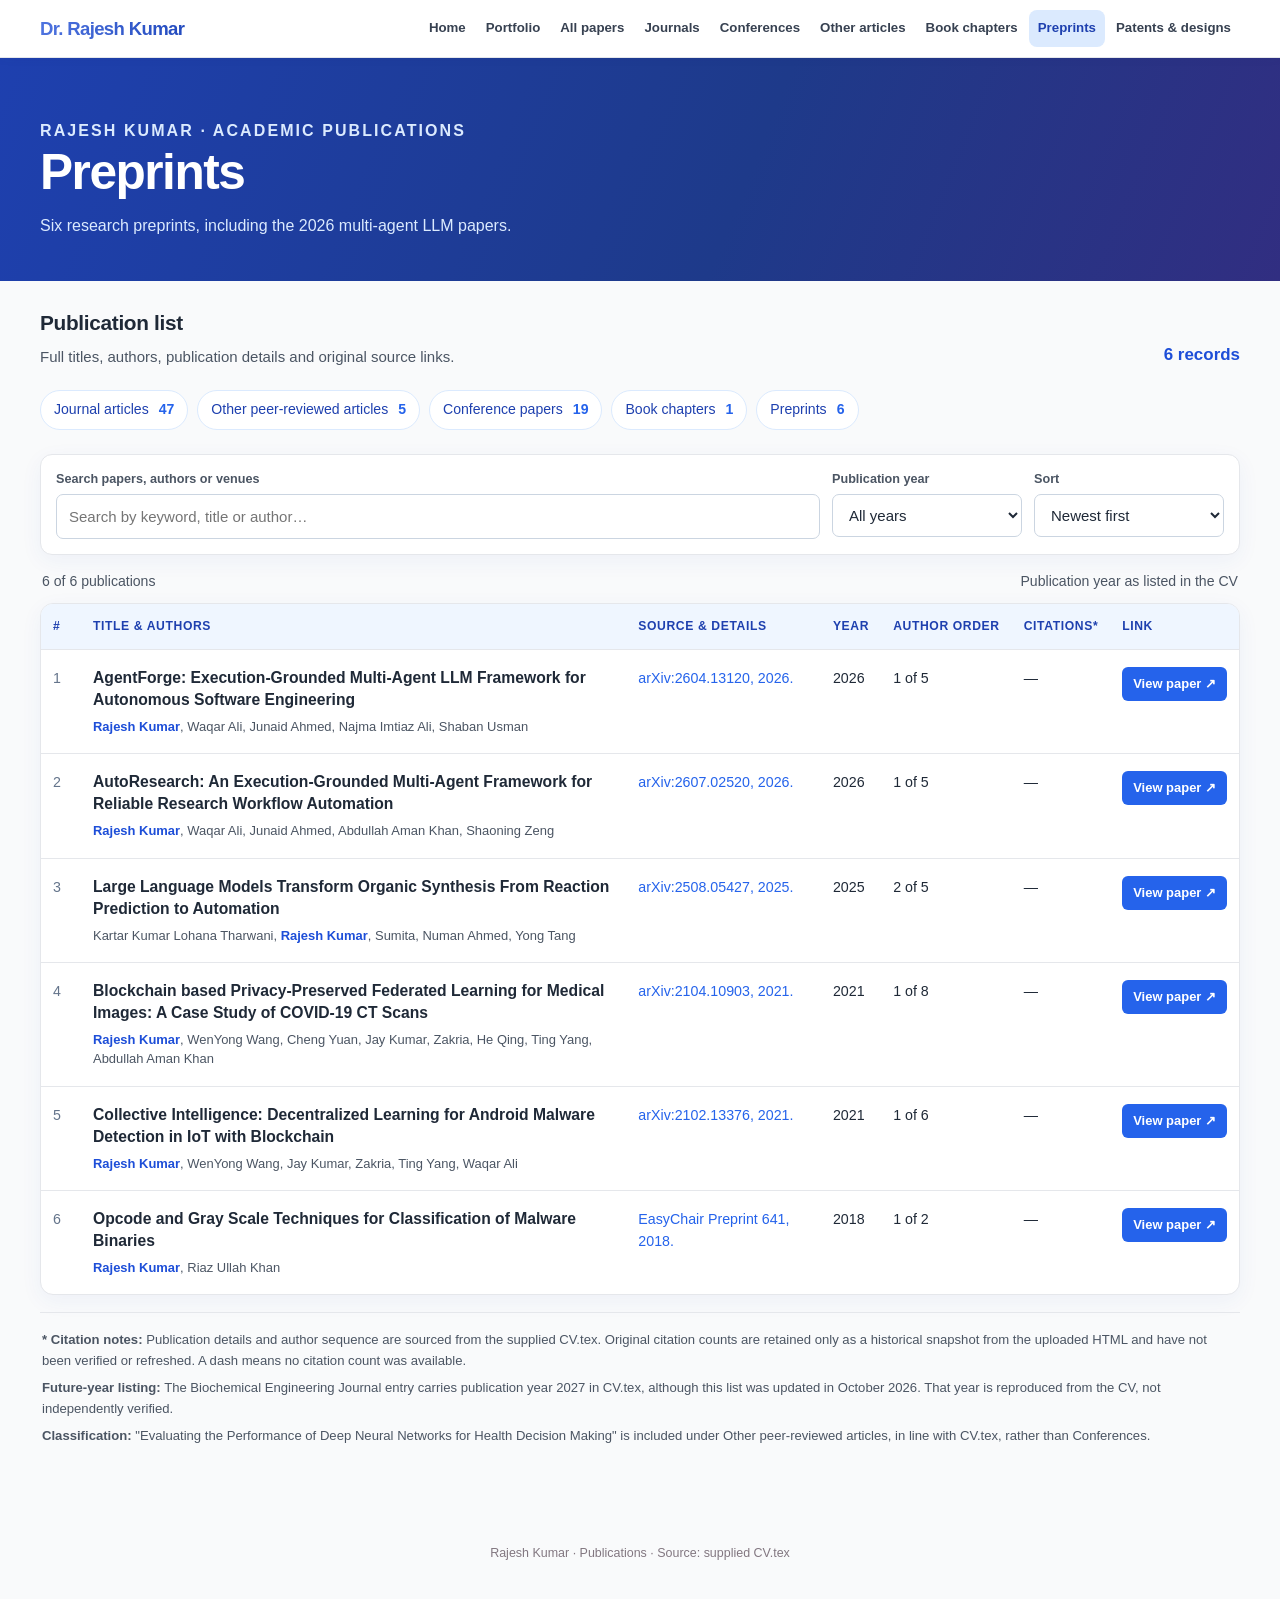
<file: preprints.html>
<!DOCTYPE html>

<html lang="en">
<head>
<meta charset="utf-8"/>
<meta content="width=device-width, initial-scale=1" name="viewport"/>
<meta content="Six research preprints, including the 2026 multi-agent LLM papers." name="description"/>
<meta content="light" name="color-scheme"/>
<title>Preprints | Rajesh Kumar — Publications</title>
<link rel="canonical" href="https://raja21068.github.io/raja/preprints.html"/>
<script type="application/ld+json">{"@context": "https://schema.org", "@type": "CollectionPage", "name": "Preprints | Rajesh Kumar — Publications", "url": "https://raja21068.github.io/raja/preprints.html", "inLanguage": "en", "author": {"@type": "Person", "@id": "https://raja21068.github.io/raja/#person", "name": "Dr. Rajesh Kumar", "url": "https://raja21068.github.io/raja/"}, "isPartOf": {"@type": "WebSite", "name": "Dr. Rajesh Kumar - Academic Portfolio", "url": "https://raja21068.github.io/raja/"}}</script>
<style>
:root {color-scheme:light;--ink:#292530;--sub:#635e68;--primary:#82465a;--primary-dark:#6b3549;--accent:#ecdfe4;--line:#e8e1e5;--bg:#faf8f9;--surface:#fff;--shadow:0 5px 25px rgba(56,31,44,.045)}
*,*::before,*::after{box-sizing:border-box}
body{margin:0;font:15px/1.55 system-ui,-apple-system,BlinkMacSystemFont,"Segoe UI",sans-serif;color:var(--ink);background:var(--bg)}
a{color:var(--primary)}a:hover{text-decoration-color:var(--ink)}a:focus-visible,select:focus-visible,input:focus-visible,button:focus-visible{outline:3px solid #bd87a0;outline-offset:3px}
.wrap{width:min(1200px,calc(100% - 44px));margin:auto}
.hero{background:linear-gradient(126deg,#693849,#82465a 57%,#9b5c72);color:white;padding:38px 0 34px}
.eyebrow{font-size:.78rem;font-weight:750;text-transform:uppercase;letter-spacing:.13em;opacity:.85;margin:0 0 12px}
h1{font-size:clamp(2rem,4vw,3.1rem);line-height:1.16;margin:0;letter-spacing:-.03em}
.hero p{color:#f6eaf0;margin:12px 0 0;max-width:720px;font-size:1rem}
.nav{background:#fff;border-bottom:1px solid var(--line)}.nav .wrap{display:flex;gap:4px;align-items:center;flex-wrap:wrap;padding:10px 0}
.nav a{text-decoration:none;white-space:nowrap;font-size:.9rem;padding:9px 12px;border-radius:7px;color:#554953;font-weight:600}
.nav a:hover{background:#f5edf0}.nav a[aria-current="page"]{background:var(--accent);color:var(--primary-dark)}
main{padding:26px 0 54px}.intro{display:flex;align-items:flex-end;justify-content:space-between;gap:15px;flex-wrap:wrap;margin-bottom:22px}
.intro h2{font-size:1.3rem;letter-spacing:-.015em;margin:0}.intro p{margin:5px 0 0;color:var(--sub);max-width:780px}
.count{font-variant-numeric:tabular-nums;font-weight:750;color:var(--primary);font-size:1.06rem}
.category-strip{display:flex;flex-wrap:wrap;gap:9px;margin:0 0 24px}
.category-strip a{display:inline-flex;align-items:center;gap:10px;border:1px solid var(--line);border-radius:20px;color:var(--ink);background:white;padding:8px 13px;text-decoration:none;font-size:.88rem}
.category-strip a:hover{border-color:#d2a4b3;background:#fff8fa}.category-strip b{color:var(--primary);font-variant-numeric:tabular-nums}
.tools{display:grid;grid-template-columns:minmax(220px,1fr) repeat(2,minmax(160px,190px));gap:12px;background:white;padding:15px;border:1px solid var(--line);border-radius:12px;margin-bottom:16px;box-shadow:var(--shadow)}
.tools label{font-size:.79rem;color:var(--sub);font-weight:700;display:block;margin:0 0 5px}
.tools input,.tools select{background:white;width:100%;padding:10px 12px;border:1px solid #d8cdd2;border-radius:7px;color:var(--ink);font:inherit;min-height:43px}
.results{display:flex;align-items:center;justify-content:space-between;gap:12px;margin:0 2px 10px;font-size:.88rem;color:var(--sub)}
.paper-table{border:1px solid var(--line);width:100%;border-spacing:0;border-radius:13px;overflow:hidden;background:var(--surface);box-shadow:var(--shadow)}
.paper-table th{background:#f0e7eb;text-align:left;white-space:nowrap;color:#5c3848;padding:13px 12px;font-size:.76rem;text-transform:uppercase;letter-spacing:.05em}
.paper-table td{padding:17px 12px;vertical-align:top;border-top:1px solid var(--line);font-size:.89rem}
.paper-table tbody tr:hover{background:#fdfafb}.num{width:40px;color:#877a81;white-space:nowrap;font-variant-numeric:tabular-nums}
.papertitle{font-weight:720;color:#2c2630;font-size:.98rem;line-height:1.4;margin-bottom:6px}
.authors{font-size:.81rem;line-height:1.5;color:#6c626b}.self{font-weight:770;color:var(--primary-dark)}
.source{min-width:170px;max-width:310px;color:#4c4550}.source small{display:block;margin-top:5px;color:#7d737d}
.year,.position,.citations{white-space:nowrap;font-variant-numeric:tabular-nums}
.year small{display:block;font-size:.71rem;color:#976079;white-space:normal}
.pill{display:inline-block;border:1px solid #e1c9d1;background:#faf1f4;color:#754156;padding:4px 7px;border-radius:5px;font-size:.76rem;font-weight:750;white-space:nowrap}
.outlink{white-space:nowrap;display:inline-block;background:var(--primary);color:white;text-decoration:none;padding:7px 11px;border-radius:6px;font-size:.81rem;font-weight:750}
.outlink:hover{background:var(--primary-dark);color:white}
.notes{margin-top:17px;border-top:1px solid var(--line);padding:17px 2px;font-size:.82rem;color:var(--sub)}.notes p{margin:0 0 7px}
.empty{padding:20px!important;text-align:center;color:var(--sub)}
footer{padding:20px 0 35px;color:#827780;text-align:center;font-size:.78rem}
@media(max-width:900px){.tools{grid-template-columns:1fr 1fr}.tools>.search{grid-column:1/-1}.paper-table th,.paper-table .num{display:none}
.paper-table,.paper-table tbody,.paper-table tr,.paper-table td{display:block;width:100%}.paper-table{border:0;background:transparent;box-shadow:none}.paper-table tr{border:1px solid var(--line);border-radius:11px;background:white;margin-bottom:12px;box-shadow:var(--shadow);overflow:hidden;padding:8px 14px}.paper-table td{border:0;padding:6px 0;min-width:0;max-width:none;font-size:.87rem}.paper-table td::before{content:attr(data-label);font-size:.72rem;color:#85747d;font-weight:740;letter-spacing:.01em;display:inline-block;width:95px;vertical-align:top}.paper-table td.title-cell::before{display:none}.paper-table td.title-cell{padding:12px 0 4px}.paper-table .source small{display:inline}.paper-table .year small{display:inline;margin-left:6px}.paper-table td.link-cell{padding:11px 0}.paper-table td.link-cell::before{display:none}}
@media(max-width:520px){.wrap{width:min(100% - 28px,1200px)}.hero{padding:30px 0 27px}.nav .wrap{gap:0}.nav a{font-size:.81rem;padding:8px}.tools{grid-template-columns:1fr}.tools>.search{grid-column:auto}.intro{align-items:flex-start}.results{align-items:flex-start}.category-strip a{padding:7px 10px}.paper-table td::before{width:87px}}
@media(prefers-reduced-motion:reduce){*{scroll-behavior:auto!important}}

.tools-master{grid-template-columns:minmax(210px,1fr) repeat(3,minmax(150px,180px))}@media(max-width:900px){.tools-master{grid-template-columns:1fr 1fr}.tools-master>.search{grid-column:1/-1}}@media(max-width:520px){.tools-master{grid-template-columns:1fr}.tools-master>.search{grid-column:auto}}</style>
<link href="site-theme.css" rel="stylesheet"/></head>
<body><nav aria-label="Research portfolio sections" class="nav"><div class="wrap"><a class="home-brand" href="index.html">Dr. Rajesh Kumar</a><div class="nav-items"><a href="index.html">Home</a><a href="research-portfolio.html">Portfolio</a><a href="publications.html">All papers</a><a href="journal-papers.html">Journals</a><a href="conference-papers.html">Conferences</a><a href="other-articles.html">Other articles</a><a href="book-chapter.html">Book chapters</a><a aria-current="page" href="preprints.html">Preprints</a><a href="patents.html">Patents &amp; designs</a></div></div></nav>
<header class="hero"><div class="wrap"><p class="eyebrow">Rajesh Kumar · Academic publications</p>
<h1>Preprints</h1><p>Six research preprints, including the 2026 multi-agent LLM papers.</p></div></header>

<main class="wrap"><section aria-label="Page introduction" class="intro"><div><h2>Publication list</h2><p>Full titles, authors, publication details and original source links.</p></div><div class="count">6 records</div></section>
<div aria-label="Browse by type" class="category-strip"><a href="journal-papers.html">Journal articles <b>47</b></a><a href="other-articles.html">Other peer-reviewed articles <b>5</b></a><a href="conference-papers.html">Conference papers <b>19</b></a><a href="book-chapter.html">Book chapters <b>1</b></a><a href="preprints.html">Preprints <b>6</b></a></div>
<div aria-label="Search papers" class="tools" role="search">
<div class="search"><label for="search">Search papers, authors or venues</label><input autocomplete="off" id="search" placeholder="Search by keyword, title or author…" type="search"/></div>
<div><label for="year">Publication year</label><select id="year"><option value="">All years</option></select></div>
<div><label for="sort">Sort</label><select id="sort"><option value="newest">Newest first</option><option value="oldest">Oldest first</option><option value="title">Title A–Z</option></select></div></div>
<div class="results"><span aria-live="polite" id="count">6 of 6 publications</span><span>Publication year as listed in the CV</span></div>
<table class="paper-table" id="papers"><thead><tr>
<th scope="col">#</th><th scope="col">Title &amp; authors</th><th scope="col">Source &amp; details</th><th scope="col">Year</th><th scope="col">Author order</th><th scope="col">Citations*</th><th scope="col">Link</th>
</tr></thead><tbody><tr data-category="Preprints" data-initial="72" data-title="agentforge: execution-grounded multi-agent llm framework for autonomous software engineering" data-year="2026">
<td class="num">1</td>
<td class="title-cell"><div class="papertitle">AgentForge: Execution-Grounded Multi-Agent LLM Framework for Autonomous Software Engineering</div><div class="authors"><strong class="self">Rajesh Kumar</strong>, Waqar Ali, Junaid Ahmed, Najma Imtiaz Ali, Shaban Usman</div></td>
<td class="source" data-label="Source">arXiv:2604.13120, 2026.</td>
<td class="year" data-label="Year">2026</td>
<td class="position" data-label="Author order">1 of 5</td>
<td class="citations" data-label="Legacy citations">—</td>
<td class="link-cell" data-label="Publication link"><a aria-label="Open publication: AgentForge: Execution-Grounded Multi-Agent LLM Framework for Autonomous Software Engineering" class="outlink" href="https://doi.org/10.48550/arXiv.2604.13120" rel="noopener noreferrer" target="_blank">View paper ↗</a></td>
</tr><tr data-category="Preprints" data-initial="73" data-title="autoresearch: an execution-grounded multi-agent framework for reliable research workflow automation" data-year="2026">
<td class="num">2</td>
<td class="title-cell"><div class="papertitle">AutoResearch: An Execution-Grounded Multi-Agent Framework for Reliable Research Workflow Automation</div><div class="authors"><strong class="self">Rajesh Kumar</strong>, Waqar Ali, Junaid Ahmed, Abdullah Aman Khan, Shaoning Zeng</div></td>
<td class="source" data-label="Source">arXiv:2607.02520, 2026.</td>
<td class="year" data-label="Year">2026</td>
<td class="position" data-label="Author order">1 of 5</td>
<td class="citations" data-label="Legacy citations">—</td>
<td class="link-cell" data-label="Publication link"><a aria-label="Open publication: AutoResearch: An Execution-Grounded Multi-Agent Framework for Reliable Research Workflow Automation" class="outlink" href="https://doi.org/10.48550/arXiv.2607.02520" rel="noopener noreferrer" target="_blank">View paper ↗</a></td>
</tr><tr data-category="Preprints" data-initial="74" data-title="large language models transform organic synthesis from reaction prediction to automation" data-year="2025">
<td class="num">3</td>
<td class="title-cell"><div class="papertitle">Large Language Models Transform Organic Synthesis From Reaction Prediction to Automation</div><div class="authors">Kartar Kumar Lohana Tharwani, <strong class="self">Rajesh Kumar</strong>, Sumita, Numan Ahmed, Yong Tang</div></td>
<td class="source" data-label="Source">arXiv:2508.05427, 2025.</td>
<td class="year" data-label="Year">2025</td>
<td class="position" data-label="Author order">2 of 5</td>
<td class="citations" data-label="Legacy citations">—</td>
<td class="link-cell" data-label="Publication link"><a aria-label="Open publication: Large Language Models Transform Organic Synthesis From Reaction Prediction to Automation" class="outlink" href="https://doi.org/10.48550/arXiv.2508.05427" rel="noopener noreferrer" target="_blank">View paper ↗</a></td>
</tr><tr data-category="Preprints" data-initial="75" data-title="blockchain based privacy-preserved federated learning for medical images: a case study of covid-19 ct scans" data-year="2021">
<td class="num">4</td>
<td class="title-cell"><div class="papertitle">Blockchain based Privacy-Preserved Federated Learning for Medical Images: A Case Study of COVID-19 CT Scans</div><div class="authors"><strong class="self">Rajesh Kumar</strong>, WenYong Wang, Cheng Yuan, Jay Kumar, Zakria, He Qing, Ting Yang, Abdullah Aman Khan</div></td>
<td class="source" data-label="Source">arXiv:2104.10903, 2021.</td>
<td class="year" data-label="Year">2021</td>
<td class="position" data-label="Author order">1 of 8</td>
<td class="citations" data-label="Legacy citations">—</td>
<td class="link-cell" data-label="Publication link"><a aria-label="Open publication: Blockchain based Privacy-Preserved Federated Learning for Medical Images: A Case Study of COVID-19 CT Scans" class="outlink" href="https://doi.org/10.48550/arXiv.2104.10903" rel="noopener noreferrer" target="_blank">View paper ↗</a></td>
</tr><tr data-category="Preprints" data-initial="76" data-title="collective intelligence: decentralized learning for android malware detection in iot with blockchain" data-year="2021">
<td class="num">5</td>
<td class="title-cell"><div class="papertitle">Collective Intelligence: Decentralized Learning for Android Malware Detection in IoT with Blockchain</div><div class="authors"><strong class="self">Rajesh Kumar</strong>, WenYong Wang, Jay Kumar, Zakria, Ting Yang, Waqar Ali</div></td>
<td class="source" data-label="Source">arXiv:2102.13376, 2021.</td>
<td class="year" data-label="Year">2021</td>
<td class="position" data-label="Author order">1 of 6</td>
<td class="citations" data-label="Legacy citations">—</td>
<td class="link-cell" data-label="Publication link"><a aria-label="Open publication: Collective Intelligence: Decentralized Learning for Android Malware Detection in IoT with Blockchain" class="outlink" href="https://doi.org/10.48550/arXiv.2102.13376" rel="noopener noreferrer" target="_blank">View paper ↗</a></td>
</tr><tr data-category="Preprints" data-initial="77" data-title="opcode and gray scale techniques for classification of malware binaries" data-year="2018">
<td class="num">6</td>
<td class="title-cell"><div class="papertitle">Opcode and Gray Scale Techniques for Classification of Malware Binaries</div><div class="authors"><strong class="self">Rajesh Kumar</strong>, Riaz Ullah Khan</div></td>
<td class="source" data-label="Source">EasyChair Preprint 641, 2018.</td>
<td class="year" data-label="Year">2018</td>
<td class="position" data-label="Author order">1 of 2</td>
<td class="citations" data-label="Legacy citations">—</td>
<td class="link-cell" data-label="Publication link"><a aria-label="Open publication: Opcode and Gray Scale Techniques for Classification of Malware Binaries" class="outlink" href="https://floc-conference.org/publications/preprint/T9Q2" rel="noopener noreferrer" target="_blank">View paper ↗</a></td>
</tr></tbody></table>
<p class="empty" hidden="" id="empty">No papers matched these filters.</p>
<section aria-label="Source notes" class="notes"><p><strong>* Citation notes:</strong> Publication details and author sequence are sourced from the supplied CV.tex. Original citation counts are retained only as a historical snapshot from the uploaded HTML and have not been verified or refreshed. A dash means no citation count was available.</p><p><strong>Future-year listing:</strong> The Biochemical Engineering Journal entry carries publication year 2027 in CV.tex, although this list was updated in October 2026. That year is reproduced from the CV, not independently verified.</p><p><strong>Classification:</strong> "Evaluating the Performance of Deep Neural Networks for Health Decision Making" is included under Other peer-reviewed articles, in line with CV.tex, rather than Conferences.</p></section>
</main><footer class="wrap">Rajesh Kumar · Publications · Source: supplied CV.tex</footer>
<script>
(function () {
  const table=document.querySelector('#papers');
  const body=table&&table.tBodies[0];
  if (!body) return;
  const rows=Array.from(body.querySelectorAll('tr[data-year]'));
  const search=document.querySelector('#search');
  const year=document.querySelector('#year');
  const sorter=document.querySelector('#sort');
  const category=document.querySelector('#category');
  const summary=document.querySelector('#count');
  const empty=document.querySelector('#empty');
  const years=[...new Set(rows.map(r=>r.dataset.year))].sort((a,b)=>Number(b)-Number(a));
  for (const y of years) {let opt=document.createElement('option');opt.value=y;opt.textContent=y;year.appendChild(opt);}
  const text=s=>(s||'').toLocaleLowerCase();
  function update() {
    const q=text(search.value.trim());const y=year.value;const cat=category?category.value:'';const sort=sorter.value;
    let n=0;
    for (const r of rows) {
      const visible=(!q||text(r.textContent).includes(q))&&(!y||r.dataset.year===y)&&(!cat||r.dataset.category===cat);
      r.hidden=!visible;
      r.style.display=visible?'':'none';
      n+=Number(visible);
    }
    const sorted=rows.slice().sort((a,b)=>{
      if(sort==='oldest')return Number(a.dataset.year)-Number(b.dataset.year)||Number(a.dataset.initial)-Number(b.dataset.initial);
      if(sort==='title')return a.dataset.title.localeCompare(b.dataset.title);
      return Number(b.dataset.year)-Number(a.dataset.year)||Number(a.dataset.initial)-Number(b.dataset.initial);
    });
    let rank=0;
    for(const r of sorted){body.appendChild(r);if(!r.hidden)r.querySelector('.num').textContent=String(++rank);}
    summary.textContent=n+' of '+rows.length+' publications';
    empty.hidden=n!==0;
  }
  [search,year,sorter,category].filter(Boolean).forEach(el=>el.addEventListener(el===search?'input':'change',update));
  if(category && location.hash){const desired=decodeURIComponent(location.hash.substring(1));if(Array.from(category.options).some(x=>x.value===desired))category.value=desired;}
  update();
})();
</script>
</body></html>
</file>
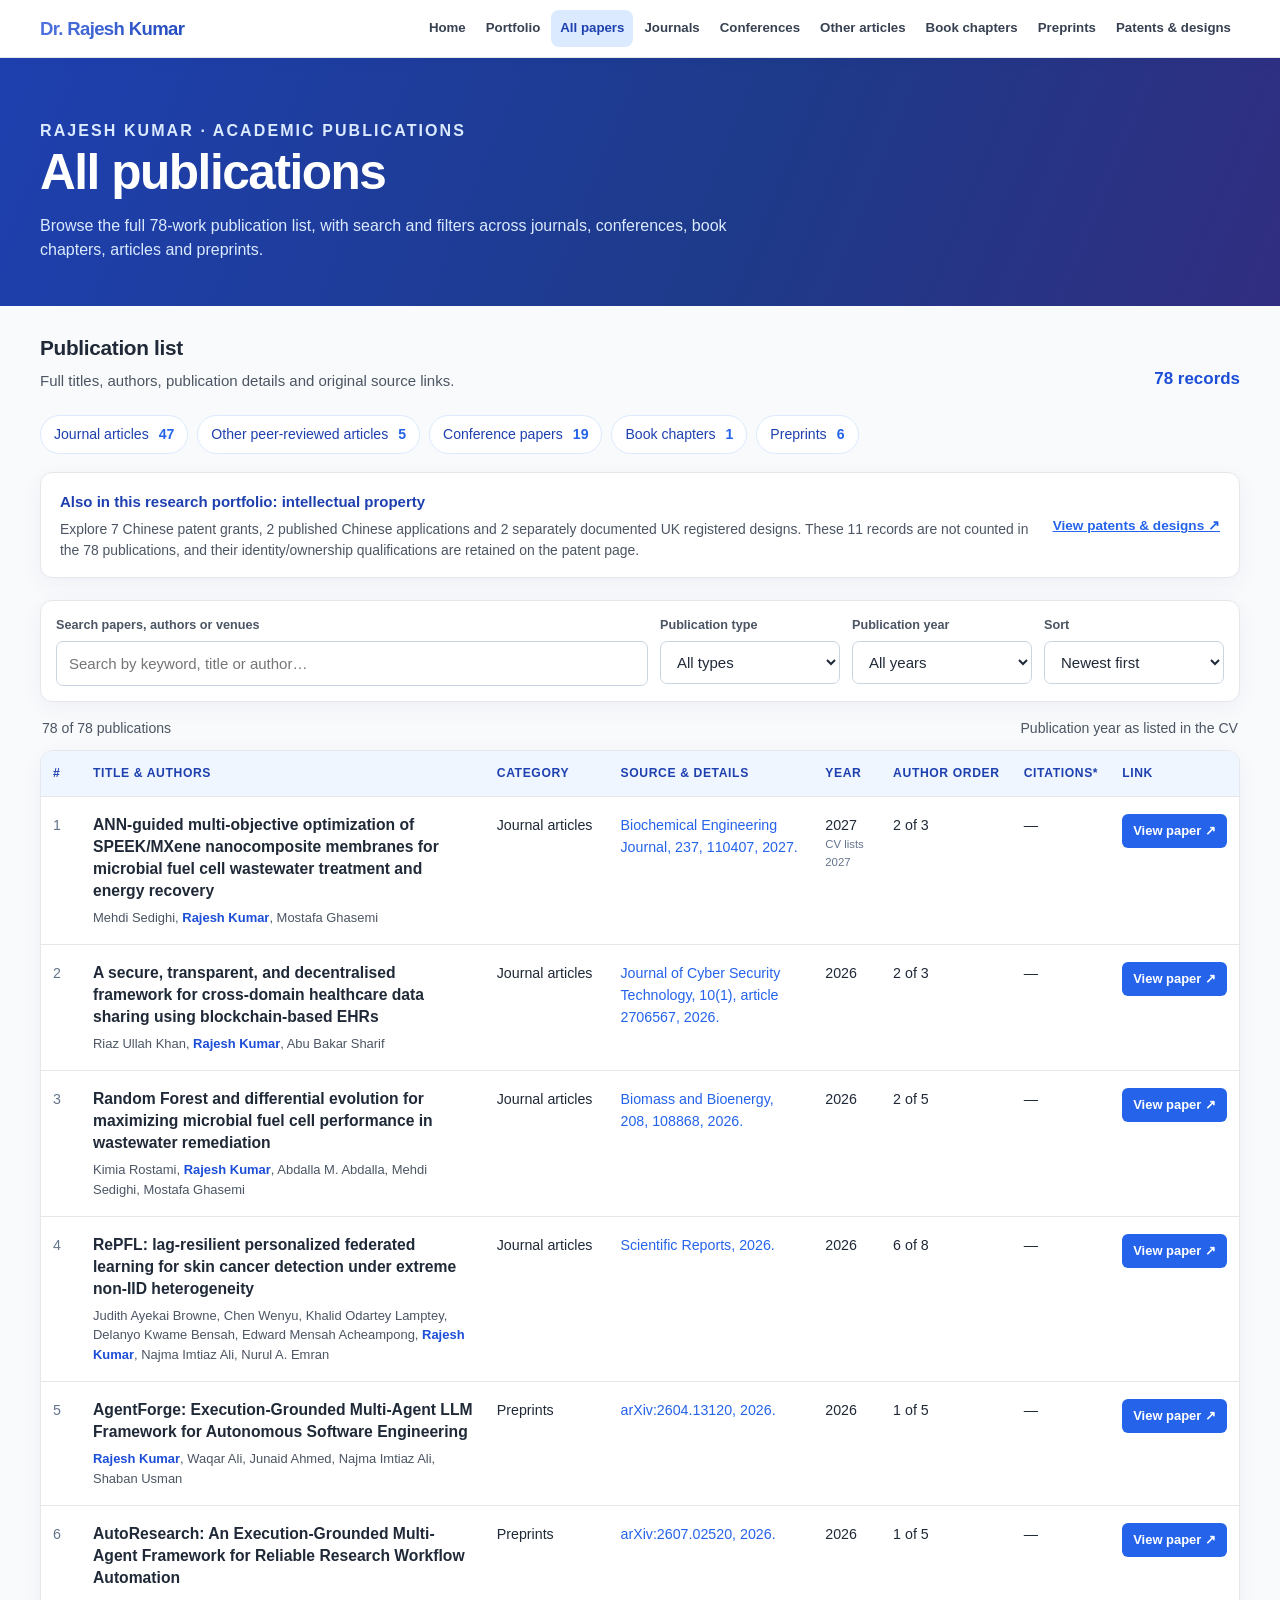
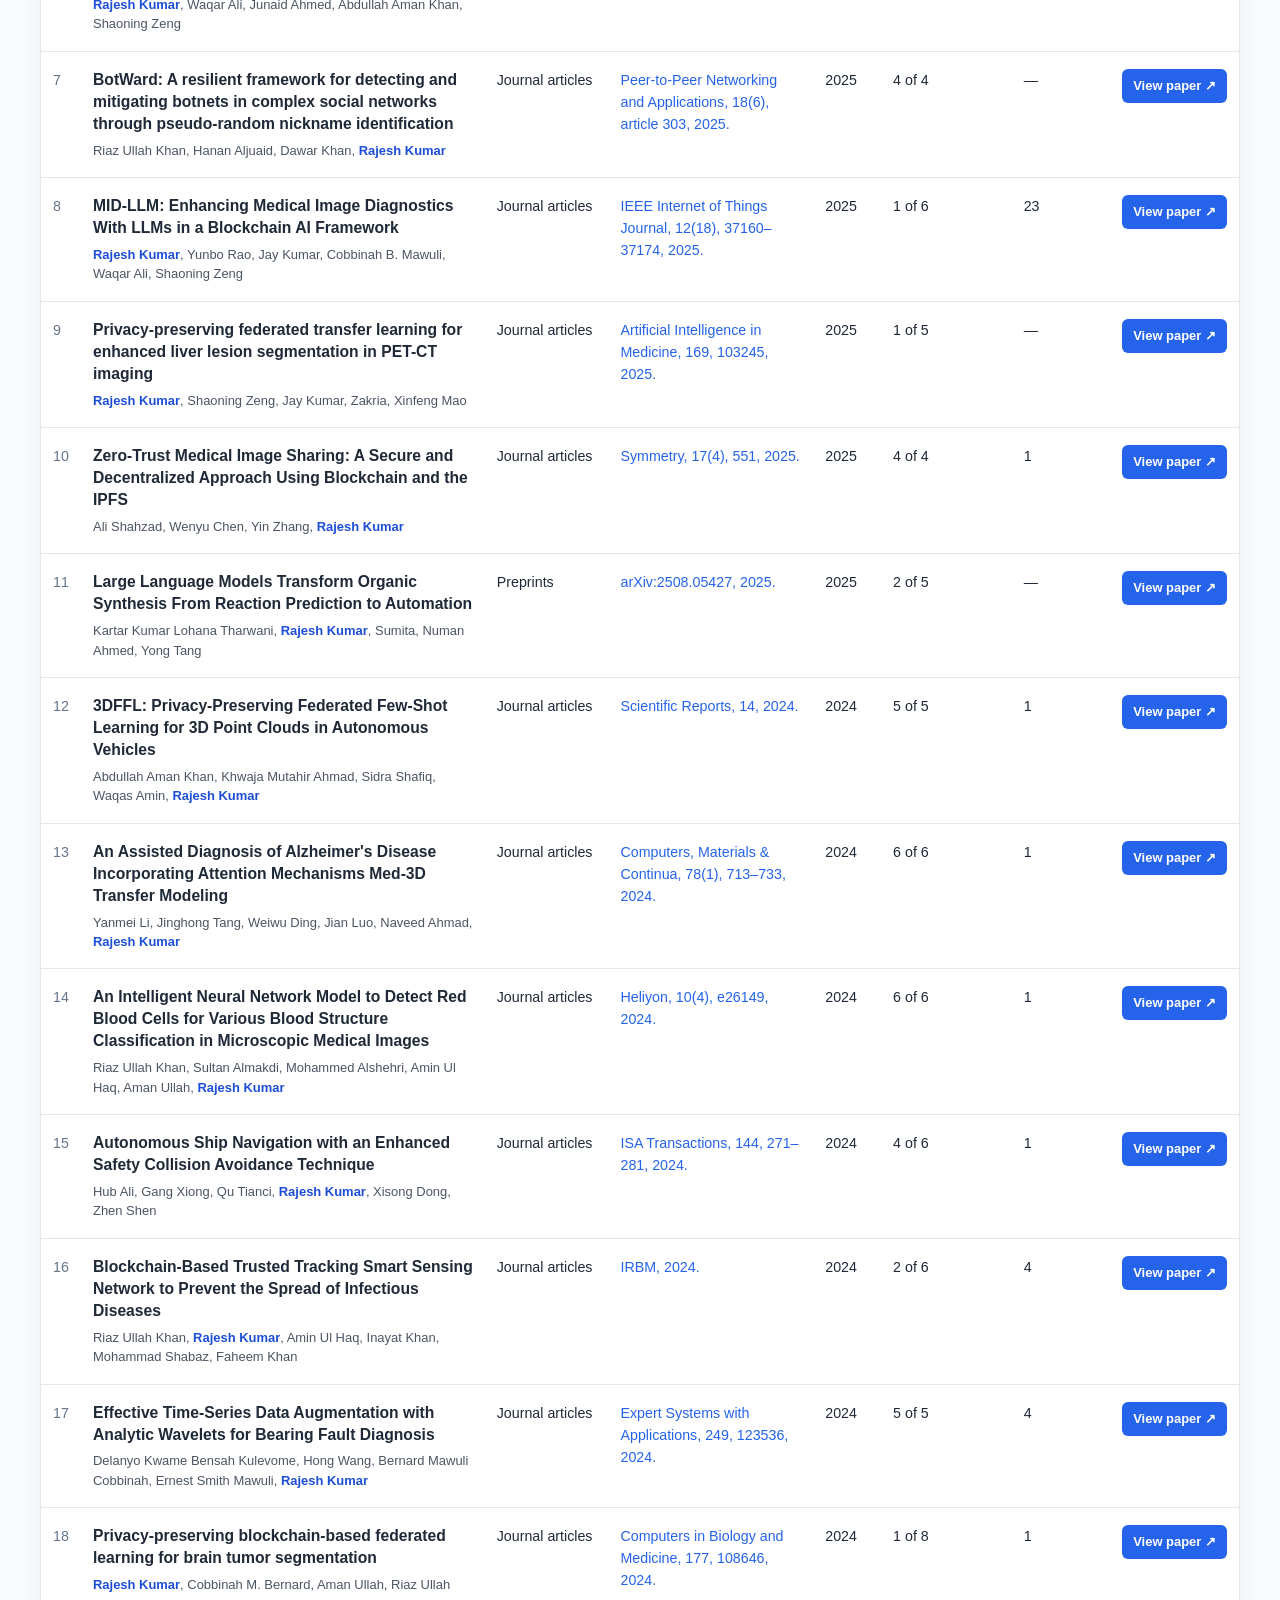
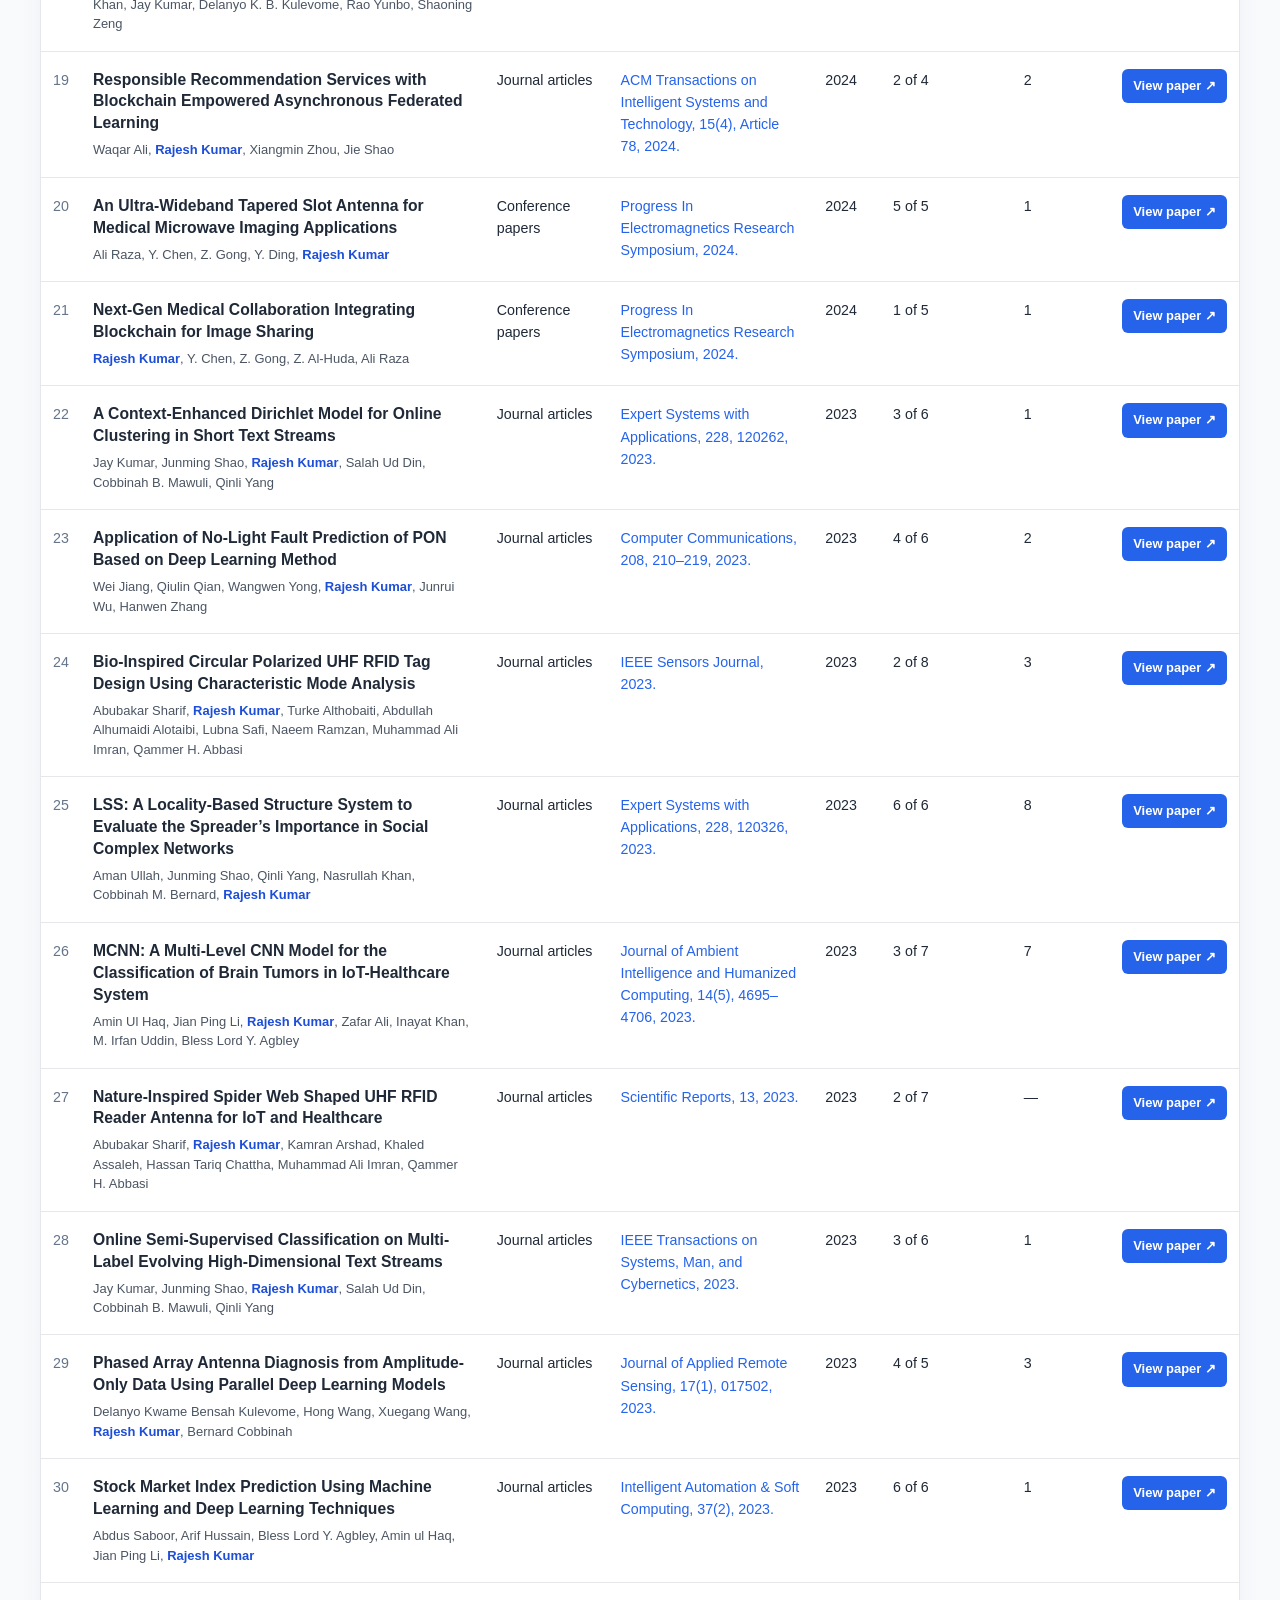
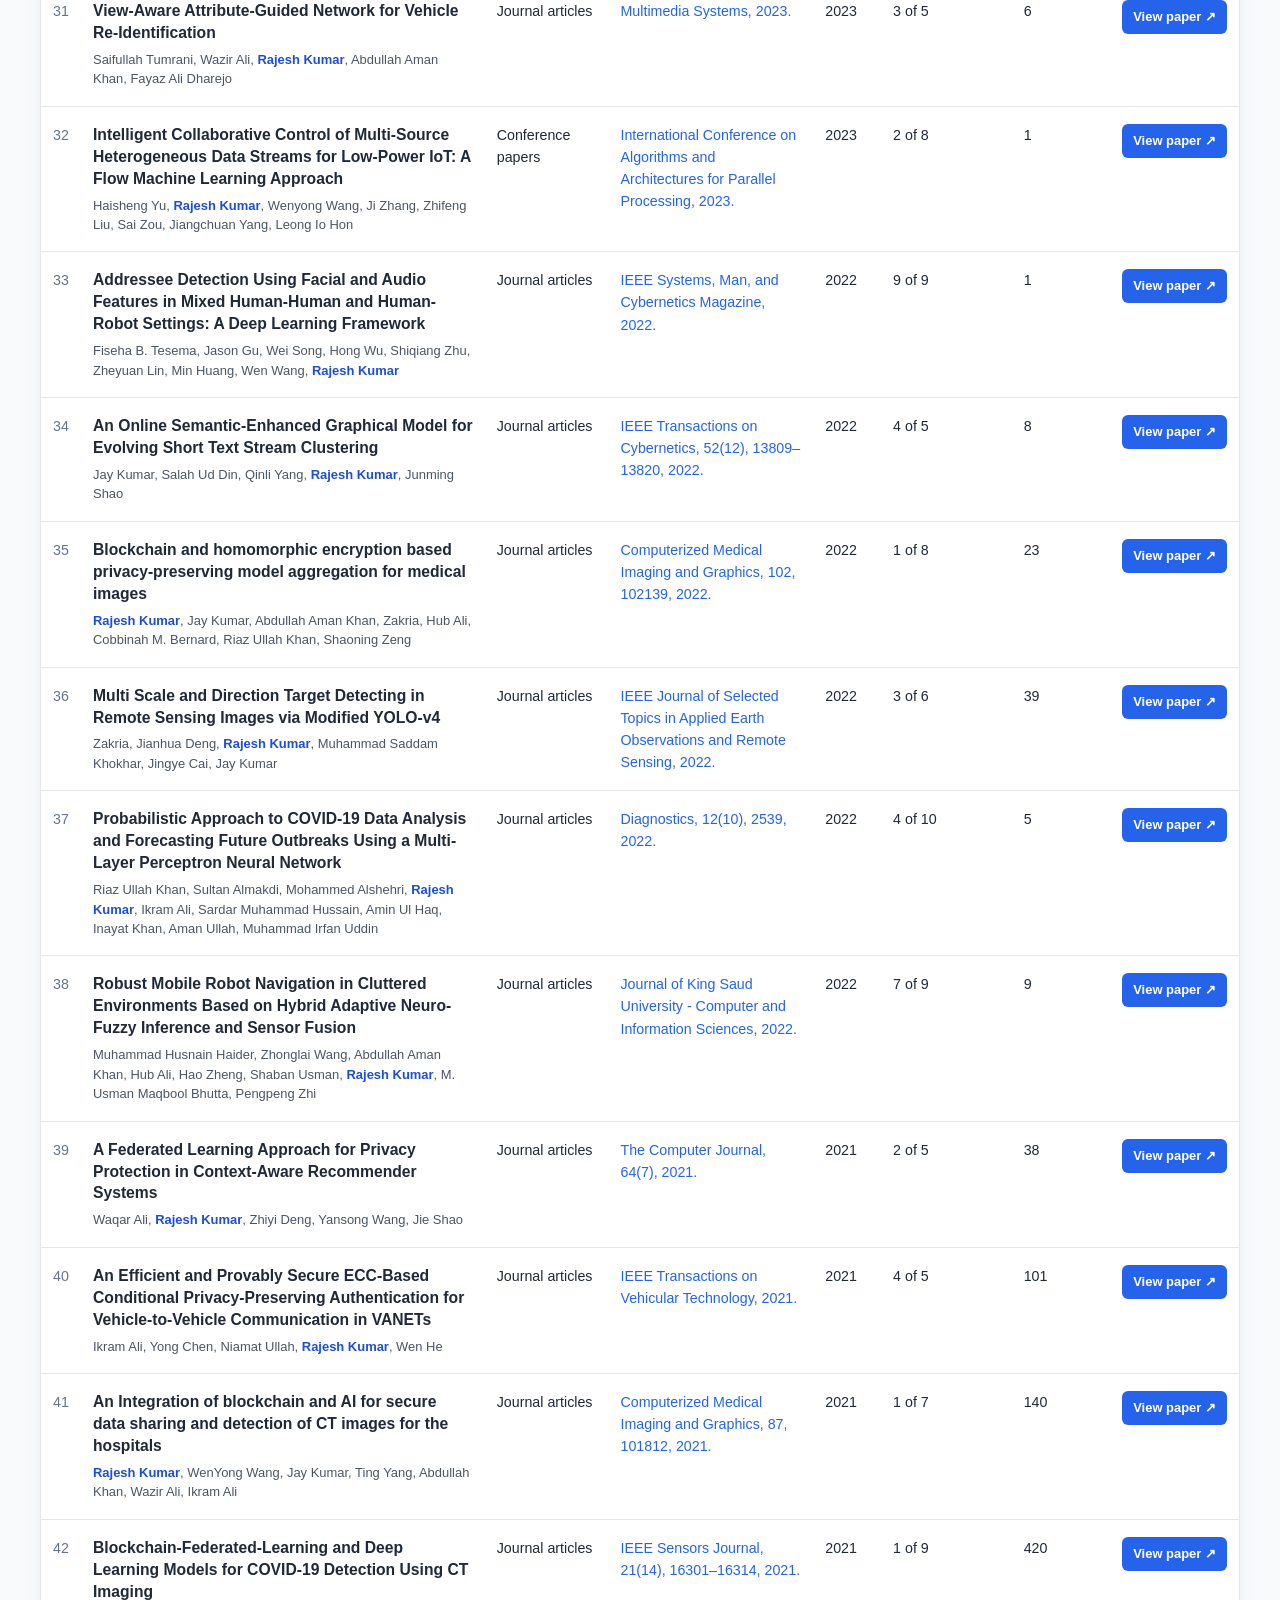
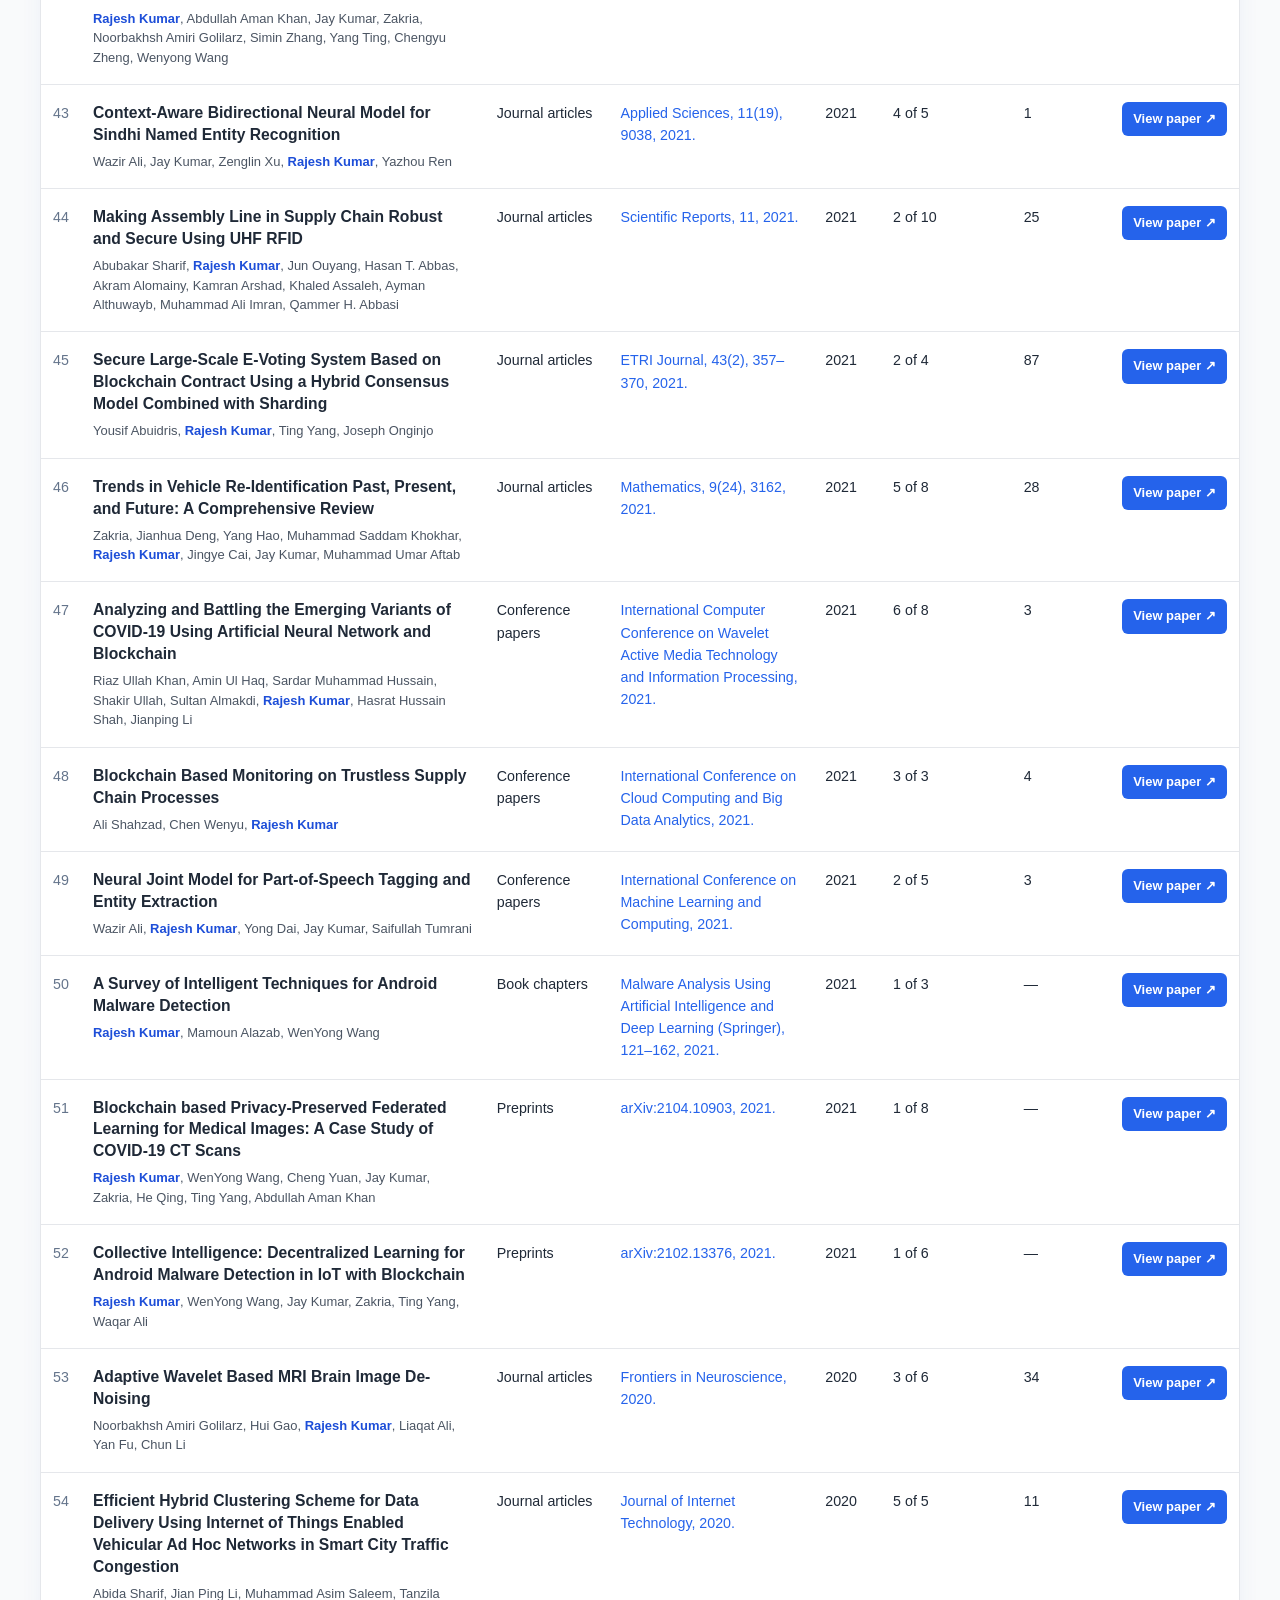
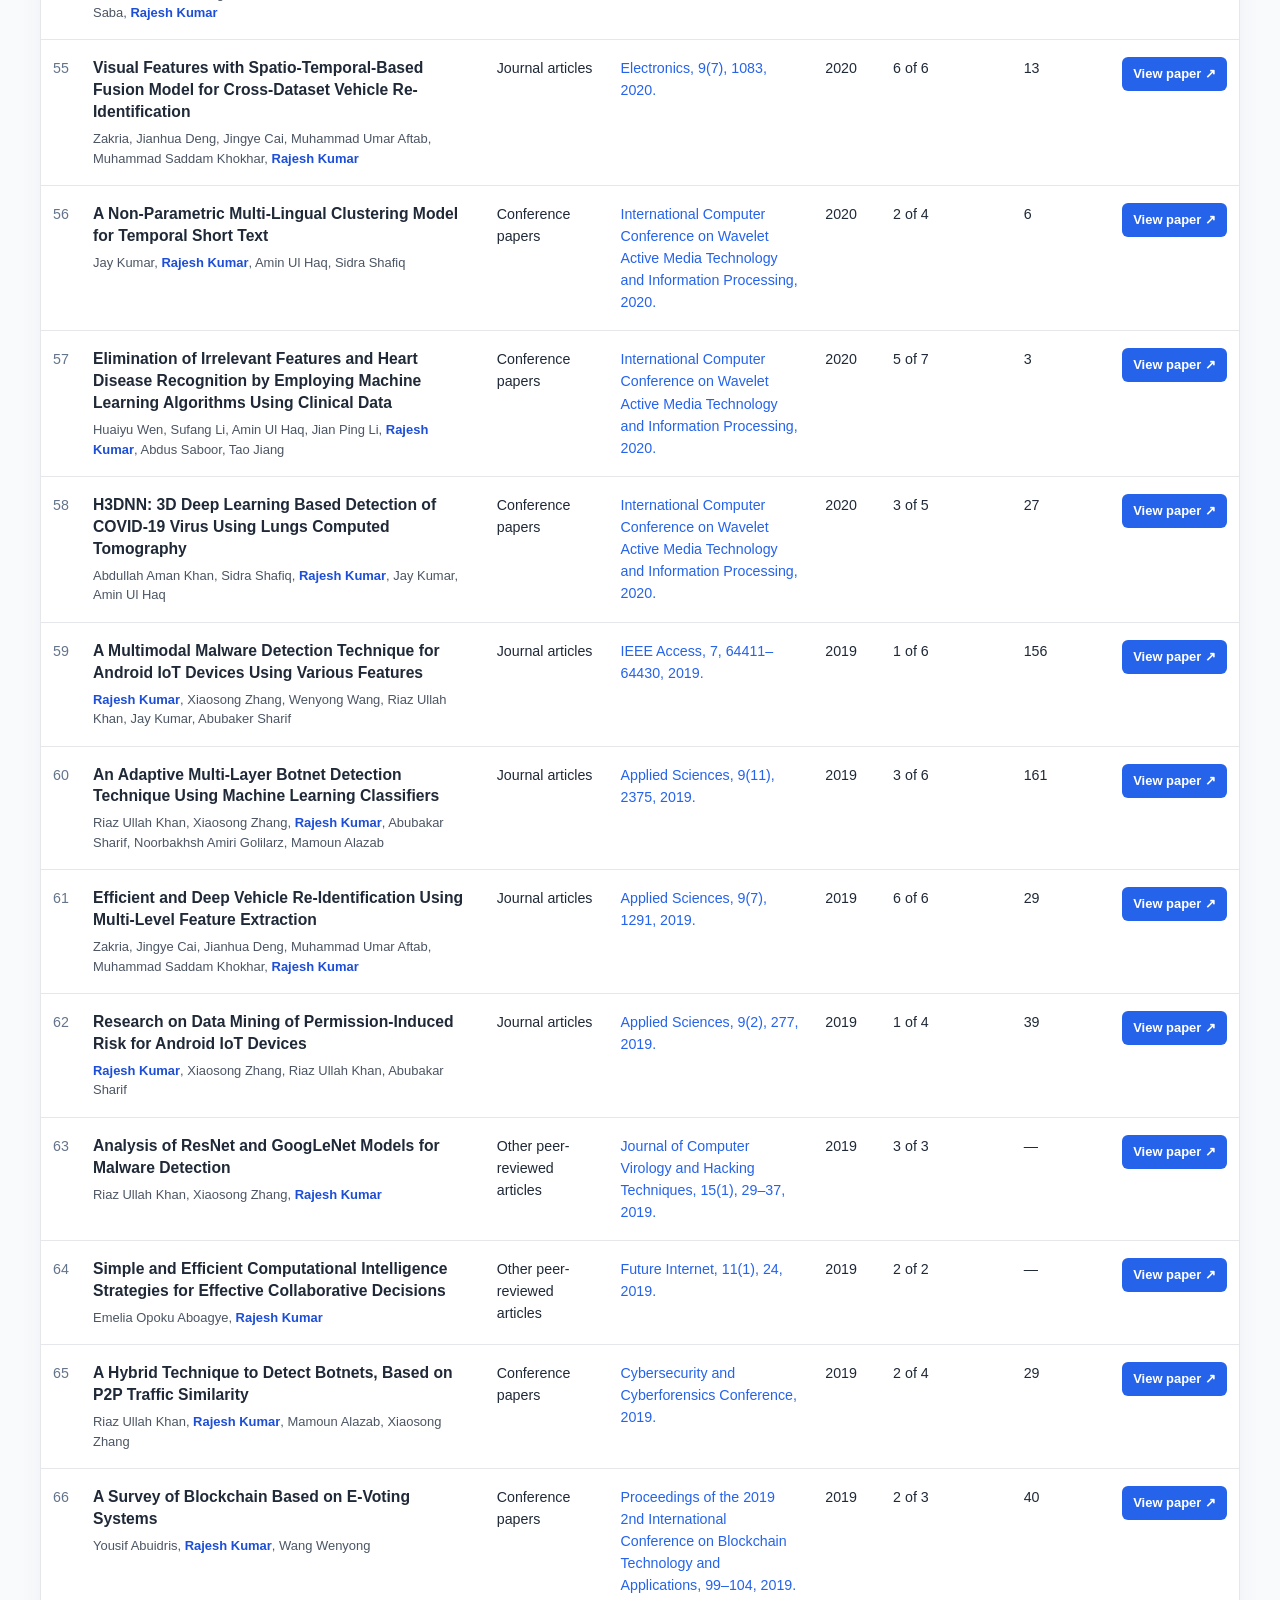
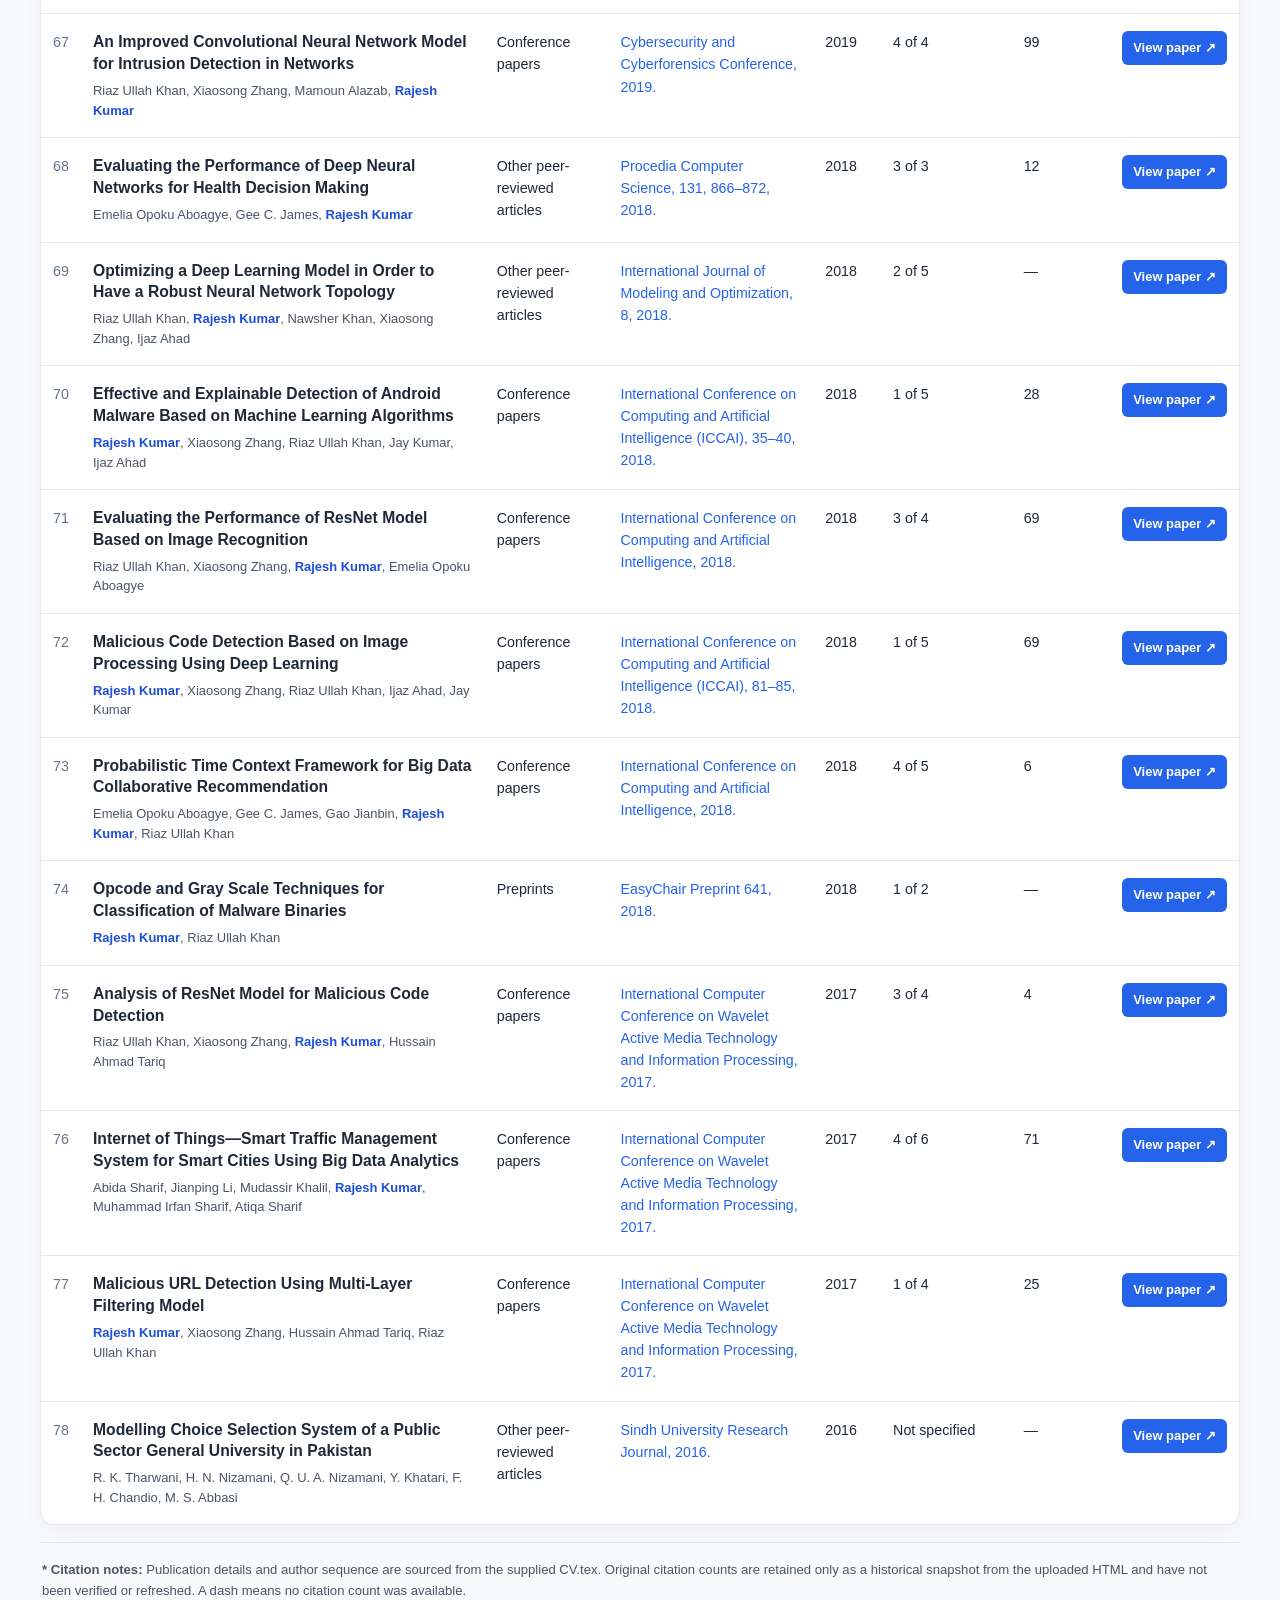
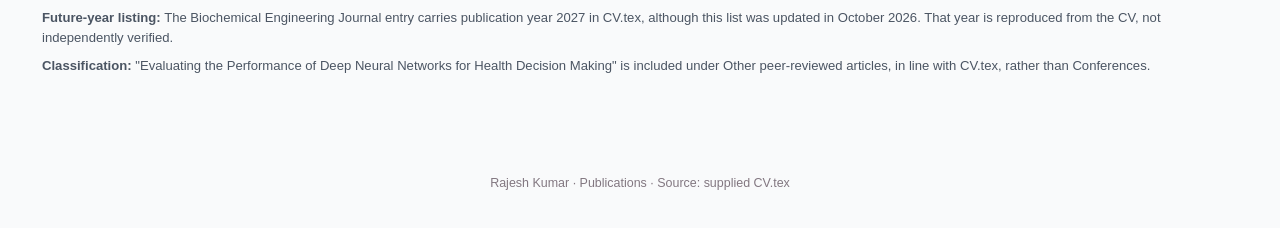
<file: publications.html>
<!DOCTYPE html>

<html lang="en">
<head>
<meta charset="utf-8"/>
<meta content="width=device-width, initial-scale=1" name="viewport"/>
<meta content="Browse the full 78-work publication list, with search and filters across journals, conferences, book chapters, articles and preprints." name="description"/>
<meta content="light" name="color-scheme"/>
<title>All publications | Rajesh Kumar — Publications</title>
<link rel="canonical" href="https://raja21068.github.io/raja/publications.html"/>
<script type="application/ld+json">{"@context": "https://schema.org", "@type": "CollectionPage", "name": "All publications | Rajesh Kumar — Publications", "url": "https://raja21068.github.io/raja/publications.html", "inLanguage": "en", "author": {"@type": "Person", "@id": "https://raja21068.github.io/raja/#person", "name": "Dr. Rajesh Kumar", "url": "https://raja21068.github.io/raja/"}, "isPartOf": {"@type": "WebSite", "name": "Dr. Rajesh Kumar - Academic Portfolio", "url": "https://raja21068.github.io/raja/"}}</script>
<style>
:root {color-scheme:light;--ink:#292530;--sub:#635e68;--primary:#82465a;--primary-dark:#6b3549;--accent:#ecdfe4;--line:#e8e1e5;--bg:#faf8f9;--surface:#fff;--shadow:0 5px 25px rgba(56,31,44,.045)}
*,*::before,*::after{box-sizing:border-box}
body{margin:0;font:15px/1.55 system-ui,-apple-system,BlinkMacSystemFont,"Segoe UI",sans-serif;color:var(--ink);background:var(--bg)}
a{color:var(--primary)}a:hover{text-decoration-color:var(--ink)}a:focus-visible,select:focus-visible,input:focus-visible,button:focus-visible{outline:3px solid #bd87a0;outline-offset:3px}
.wrap{width:min(1200px,calc(100% - 44px));margin:auto}
.hero{background:linear-gradient(126deg,#693849,#82465a 57%,#9b5c72);color:white;padding:38px 0 34px}
.eyebrow{font-size:.78rem;font-weight:750;text-transform:uppercase;letter-spacing:.13em;opacity:.85;margin:0 0 12px}
h1{font-size:clamp(2rem,4vw,3.1rem);line-height:1.16;margin:0;letter-spacing:-.03em}
.hero p{color:#f6eaf0;margin:12px 0 0;max-width:720px;font-size:1rem}
.nav{background:#fff;border-bottom:1px solid var(--line)}.nav .wrap{display:flex;gap:4px;align-items:center;flex-wrap:wrap;padding:10px 0}
.nav a{text-decoration:none;white-space:nowrap;font-size:.9rem;padding:9px 12px;border-radius:7px;color:#554953;font-weight:600}
.nav a:hover{background:#f5edf0}.nav a[aria-current="page"]{background:var(--accent);color:var(--primary-dark)}
main{padding:26px 0 54px}.intro{display:flex;align-items:flex-end;justify-content:space-between;gap:15px;flex-wrap:wrap;margin-bottom:22px}
.intro h2{font-size:1.3rem;letter-spacing:-.015em;margin:0}.intro p{margin:5px 0 0;color:var(--sub);max-width:780px}
.count{font-variant-numeric:tabular-nums;font-weight:750;color:var(--primary);font-size:1.06rem}
.category-strip{display:flex;flex-wrap:wrap;gap:9px;margin:0 0 24px}
.category-strip a{display:inline-flex;align-items:center;gap:10px;border:1px solid var(--line);border-radius:20px;color:var(--ink);background:white;padding:8px 13px;text-decoration:none;font-size:.88rem}
.category-strip a:hover{border-color:#d2a4b3;background:#fff8fa}.category-strip b{color:var(--primary);font-variant-numeric:tabular-nums}
.tools{display:grid;grid-template-columns:minmax(220px,1fr) repeat(2,minmax(160px,190px));gap:12px;background:white;padding:15px;border:1px solid var(--line);border-radius:12px;margin-bottom:16px;box-shadow:var(--shadow)}
.tools label{font-size:.79rem;color:var(--sub);font-weight:700;display:block;margin:0 0 5px}
.tools input,.tools select{background:white;width:100%;padding:10px 12px;border:1px solid #d8cdd2;border-radius:7px;color:var(--ink);font:inherit;min-height:43px}
.results{display:flex;align-items:center;justify-content:space-between;gap:12px;margin:0 2px 10px;font-size:.88rem;color:var(--sub)}
.paper-table{border:1px solid var(--line);width:100%;border-spacing:0;border-radius:13px;overflow:hidden;background:var(--surface);box-shadow:var(--shadow)}
.paper-table th{background:#f0e7eb;text-align:left;white-space:nowrap;color:#5c3848;padding:13px 12px;font-size:.76rem;text-transform:uppercase;letter-spacing:.05em}
.paper-table td{padding:17px 12px;vertical-align:top;border-top:1px solid var(--line);font-size:.89rem}
.paper-table tbody tr:hover{background:#fdfafb}.num{width:40px;color:#877a81;white-space:nowrap;font-variant-numeric:tabular-nums}
.papertitle{font-weight:720;color:#2c2630;font-size:.98rem;line-height:1.4;margin-bottom:6px}
.authors{font-size:.81rem;line-height:1.5;color:#6c626b}.self{font-weight:770;color:var(--primary-dark)}
.source{min-width:170px;max-width:310px;color:#4c4550}.source small{display:block;margin-top:5px;color:#7d737d}
.year,.position,.citations{white-space:nowrap;font-variant-numeric:tabular-nums}
.year small{display:block;font-size:.71rem;color:#976079;white-space:normal}
.pill{display:inline-block;border:1px solid #e1c9d1;background:#faf1f4;color:#754156;padding:4px 7px;border-radius:5px;font-size:.76rem;font-weight:750;white-space:nowrap}
.outlink{white-space:nowrap;display:inline-block;background:var(--primary);color:white;text-decoration:none;padding:7px 11px;border-radius:6px;font-size:.81rem;font-weight:750}
.outlink:hover{background:var(--primary-dark);color:white}
.notes{margin-top:17px;border-top:1px solid var(--line);padding:17px 2px;font-size:.82rem;color:var(--sub)}.notes p{margin:0 0 7px}
.empty{padding:20px!important;text-align:center;color:var(--sub)}
footer{padding:20px 0 35px;color:#827780;text-align:center;font-size:.78rem}
@media(max-width:900px){.tools{grid-template-columns:1fr 1fr}.tools>.search{grid-column:1/-1}.paper-table th,.paper-table .num{display:none}
.paper-table,.paper-table tbody,.paper-table tr,.paper-table td{display:block;width:100%}.paper-table{border:0;background:transparent;box-shadow:none}.paper-table tr{border:1px solid var(--line);border-radius:11px;background:white;margin-bottom:12px;box-shadow:var(--shadow);overflow:hidden;padding:8px 14px}.paper-table td{border:0;padding:6px 0;min-width:0;max-width:none;font-size:.87rem}.paper-table td::before{content:attr(data-label);font-size:.72rem;color:#85747d;font-weight:740;letter-spacing:.01em;display:inline-block;width:95px;vertical-align:top}.paper-table td.title-cell::before{display:none}.paper-table td.title-cell{padding:12px 0 4px}.paper-table .source small{display:inline}.paper-table .year small{display:inline;margin-left:6px}.paper-table td.link-cell{padding:11px 0}.paper-table td.link-cell::before{display:none}}
@media(max-width:520px){.wrap{width:min(100% - 28px,1200px)}.hero{padding:30px 0 27px}.nav .wrap{gap:0}.nav a{font-size:.81rem;padding:8px}.tools{grid-template-columns:1fr}.tools>.search{grid-column:auto}.intro{align-items:flex-start}.results{align-items:flex-start}.category-strip a{padding:7px 10px}.paper-table td::before{width:87px}}
@media(prefers-reduced-motion:reduce){*{scroll-behavior:auto!important}}

.tools-master{grid-template-columns:minmax(210px,1fr) repeat(3,minmax(150px,180px))}@media(max-width:900px){.tools-master{grid-template-columns:1fr 1fr}.tools-master>.search{grid-column:1/-1}}@media(max-width:520px){.tools-master{grid-template-columns:1fr}.tools-master>.search{grid-column:auto}}.ip-link{border:1px solid #dfd4db;border-radius:12px;padding:17px 19px;background:#fff;display:flex;align-items:center;justify-content:space-between;gap:20px;margin:-6px 0 22px}.ip-link strong{color:#5c3848}.ip-link p{font-size:.87rem;line-height:1.5;color:var(--sub);margin:5px 0 0}.ip-link>a{white-space:nowrap;font-size:.85rem;font-weight:750}@media(max-width:680px){.ip-link{align-items:flex-start;flex-direction:column;gap:9px}}
</style>
<link href="site-theme.css" rel="stylesheet"/></head>
<body><nav aria-label="Research portfolio sections" class="nav"><div class="wrap"><a class="home-brand" href="index.html">Dr. Rajesh Kumar</a><div class="nav-items"><a href="index.html">Home</a><a href="research-portfolio.html">Portfolio</a><a aria-current="page" href="publications.html">All papers</a><a href="journal-papers.html">Journals</a><a href="conference-papers.html">Conferences</a><a href="other-articles.html">Other articles</a><a href="book-chapter.html">Book chapters</a><a href="preprints.html">Preprints</a><a href="patents.html">Patents &amp; designs</a></div></div></nav>
<header class="hero"><div class="wrap"><p class="eyebrow">Rajesh Kumar · Academic publications</p>
<h1>All publications</h1><p>Browse the full 78-work publication list, with search and filters across journals, conferences, book chapters, articles and preprints.</p></div></header>

<main class="wrap"><section aria-label="Page introduction" class="intro"><div><h2>Publication list</h2><p>Full titles, authors, publication details and original source links.</p></div><div class="count">78 records</div></section>
<div aria-label="Browse by type" class="category-strip"><a href="journal-papers.html">Journal articles <b>47</b></a><a href="other-articles.html">Other peer-reviewed articles <b>5</b></a><a href="conference-papers.html">Conference papers <b>19</b></a><a href="book-chapter.html">Book chapters <b>1</b></a><a href="preprints.html">Preprints <b>6</b></a></div>
<aside aria-label="Related intellectual property" class="ip-link"><div><strong>Also in this research portfolio: intellectual property</strong><p>Explore 7 Chinese patent grants, 2 published Chinese applications and 2 separately documented UK registered designs. These 11 records are not counted in the 78 publications, and their identity/ownership qualifications are retained on the patent page.</p></div><a href="patents.html">View patents &amp; designs ↗</a></aside>
<div aria-label="Search papers" class="tools tools-master" role="search">
<div class="search"><label for="search">Search papers, authors or venues</label><input autocomplete="off" id="search" placeholder="Search by keyword, title or author…" type="search"/></div>
<div><label for="category">Publication type</label><select id="category"><option value="">All types</option><option value="Journal articles">Journal articles</option><option value="Other peer-reviewed articles">Other peer-reviewed articles</option><option value="Conference papers">Conference papers</option><option value="Book chapters">Book chapters</option><option value="Preprints">Preprints</option></select></div>
<div><label for="year">Publication year</label><select id="year"><option value="">All years</option></select></div>
<div><label for="sort">Sort</label><select id="sort"><option value="newest">Newest first</option><option value="oldest">Oldest first</option><option value="title">Title A–Z</option></select></div></div>
<div class="results"><span aria-live="polite" id="count">78 of 78 publications</span><span>Publication year as listed in the CV</span></div>
<table class="paper-table" id="papers"><thead><tr>
<th scope="col">#</th><th scope="col">Title &amp; authors</th><th scope="col">Category</th><th scope="col">Source &amp; details</th><th scope="col">Year</th><th scope="col">Author order</th><th scope="col">Citations*</th><th scope="col">Link</th>
</tr></thead><tbody><tr data-category="Journal articles" data-initial="0" data-title="ann-guided multi-objective optimization of speek/mxene nanocomposite membranes for microbial fuel cell wastewater treatment and energy recovery" data-year="2027">
<td class="num">1</td>
<td class="title-cell"><div class="papertitle">ANN-guided multi-objective optimization of SPEEK/MXene nanocomposite membranes for microbial fuel cell wastewater treatment and energy recovery</div><div class="authors">Mehdi Sedighi, <strong class="self">Rajesh Kumar</strong>, Mostafa Ghasemi</div></td>
<td data-label="Category">Journal articles</td><td class="source" data-label="Source">Biochemical Engineering Journal, 237, 110407, 2027.</td>
<td class="year" data-label="Year">2027<small>CV lists 2027</small></td>
<td class="position" data-label="Author order">2 of 3</td>
<td class="citations" data-label="Legacy citations">—</td>
<td class="link-cell" data-label="Publication link"><a aria-label="Open publication: ANN-guided multi-objective optimization of SPEEK/MXene nanocomposite membranes for microbial fuel cell wastewater treatment and energy recovery" class="outlink" href="https://doi.org/10.1016/j.bej.2026.110407" rel="noopener noreferrer" target="_blank">View paper ↗</a></td>
</tr><tr data-category="Journal articles" data-initial="1" data-title="a secure, transparent, and decentralised framework for cross-domain healthcare data sharing using blockchain-based ehrs" data-year="2026">
<td class="num">2</td>
<td class="title-cell"><div class="papertitle">A secure, transparent, and decentralised framework for cross-domain healthcare data sharing using blockchain-based EHRs</div><div class="authors">Riaz Ullah Khan, <strong class="self">Rajesh Kumar</strong>, Abu Bakar Sharif</div></td>
<td data-label="Category">Journal articles</td><td class="source" data-label="Source">Journal of Cyber Security Technology, 10(1), article 2706567, 2026.</td>
<td class="year" data-label="Year">2026</td>
<td class="position" data-label="Author order">2 of 3</td>
<td class="citations" data-label="Legacy citations">—</td>
<td class="link-cell" data-label="Publication link"><a aria-label="Open publication: A secure, transparent, and decentralised framework for cross-domain healthcare data sharing using blockchain-based EHRs" class="outlink" href="https://doi.org/10.1080/23742917.2026.2706567" rel="noopener noreferrer" target="_blank">View paper ↗</a></td>
</tr><tr data-category="Journal articles" data-initial="2" data-title="random forest and differential evolution for maximizing microbial fuel cell performance in wastewater remediation" data-year="2026">
<td class="num">3</td>
<td class="title-cell"><div class="papertitle">Random Forest and differential evolution for maximizing microbial fuel cell performance in wastewater remediation</div><div class="authors">Kimia Rostami, <strong class="self">Rajesh Kumar</strong>, Abdalla M. Abdalla, Mehdi Sedighi, Mostafa Ghasemi</div></td>
<td data-label="Category">Journal articles</td><td class="source" data-label="Source">Biomass and Bioenergy, 208, 108868, 2026.</td>
<td class="year" data-label="Year">2026</td>
<td class="position" data-label="Author order">2 of 5</td>
<td class="citations" data-label="Legacy citations">—</td>
<td class="link-cell" data-label="Publication link"><a aria-label="Open publication: Random Forest and differential evolution for maximizing microbial fuel cell performance in wastewater remediation" class="outlink" href="https://doi.org/10.1016/j.biombioe.2025.108868" rel="noopener noreferrer" target="_blank">View paper ↗</a></td>
</tr><tr data-category="Journal articles" data-initial="3" data-title="repfl: lag-resilient personalized federated learning for skin cancer detection under extreme non-iid heterogeneity" data-year="2026">
<td class="num">4</td>
<td class="title-cell"><div class="papertitle">RePFL: lag-resilient personalized federated learning for skin cancer detection under extreme non-IID heterogeneity</div><div class="authors">Judith Ayekai Browne, Chen Wenyu, Khalid Odartey Lamptey, Delanyo Kwame Bensah, Edward Mensah Acheampong, <strong class="self">Rajesh Kumar</strong>, Najma Imtiaz Ali, Nurul A. Emran</div></td>
<td data-label="Category">Journal articles</td><td class="source" data-label="Source">Scientific Reports, 2026.</td>
<td class="year" data-label="Year">2026</td>
<td class="position" data-label="Author order">6 of 8</td>
<td class="citations" data-label="Legacy citations">—</td>
<td class="link-cell" data-label="Publication link"><a aria-label="Open publication: RePFL: lag-resilient personalized federated learning for skin cancer detection under extreme non-IID heterogeneity" class="outlink" href="https://doi.org/10.1038/s41598-026-64096-5" rel="noopener noreferrer" target="_blank">View paper ↗</a></td>
</tr><tr data-category="Preprints" data-initial="72" data-title="agentforge: execution-grounded multi-agent llm framework for autonomous software engineering" data-year="2026">
<td class="num">5</td>
<td class="title-cell"><div class="papertitle">AgentForge: Execution-Grounded Multi-Agent LLM Framework for Autonomous Software Engineering</div><div class="authors"><strong class="self">Rajesh Kumar</strong>, Waqar Ali, Junaid Ahmed, Najma Imtiaz Ali, Shaban Usman</div></td>
<td data-label="Category">Preprints</td><td class="source" data-label="Source">arXiv:2604.13120, 2026.</td>
<td class="year" data-label="Year">2026</td>
<td class="position" data-label="Author order">1 of 5</td>
<td class="citations" data-label="Legacy citations">—</td>
<td class="link-cell" data-label="Publication link"><a aria-label="Open publication: AgentForge: Execution-Grounded Multi-Agent LLM Framework for Autonomous Software Engineering" class="outlink" href="https://doi.org/10.48550/arXiv.2604.13120" rel="noopener noreferrer" target="_blank">View paper ↗</a></td>
</tr><tr data-category="Preprints" data-initial="73" data-title="autoresearch: an execution-grounded multi-agent framework for reliable research workflow automation" data-year="2026">
<td class="num">6</td>
<td class="title-cell"><div class="papertitle">AutoResearch: An Execution-Grounded Multi-Agent Framework for Reliable Research Workflow Automation</div><div class="authors"><strong class="self">Rajesh Kumar</strong>, Waqar Ali, Junaid Ahmed, Abdullah Aman Khan, Shaoning Zeng</div></td>
<td data-label="Category">Preprints</td><td class="source" data-label="Source">arXiv:2607.02520, 2026.</td>
<td class="year" data-label="Year">2026</td>
<td class="position" data-label="Author order">1 of 5</td>
<td class="citations" data-label="Legacy citations">—</td>
<td class="link-cell" data-label="Publication link"><a aria-label="Open publication: AutoResearch: An Execution-Grounded Multi-Agent Framework for Reliable Research Workflow Automation" class="outlink" href="https://doi.org/10.48550/arXiv.2607.02520" rel="noopener noreferrer" target="_blank">View paper ↗</a></td>
</tr><tr data-category="Journal articles" data-initial="4" data-title="botward: a resilient framework for detecting and mitigating botnets in complex social networks through pseudo-random nickname identification" data-year="2025">
<td class="num">7</td>
<td class="title-cell"><div class="papertitle">BotWard: A resilient framework for detecting and mitigating botnets in complex social networks through pseudo-random nickname identification</div><div class="authors">Riaz Ullah Khan, Hanan Aljuaid, Dawar Khan, <strong class="self">Rajesh Kumar</strong></div></td>
<td data-label="Category">Journal articles</td><td class="source" data-label="Source">Peer-to-Peer Networking and Applications, 18(6), article 303, 2025.</td>
<td class="year" data-label="Year">2025</td>
<td class="position" data-label="Author order">4 of 4</td>
<td class="citations" data-label="Legacy citations">—</td>
<td class="link-cell" data-label="Publication link"><a aria-label="Open publication: BotWard: A resilient framework for detecting and mitigating botnets in complex social networks through pseudo-random nickname identification" class="outlink" href="https://doi.org/10.1007/s12083-025-02110-9" rel="noopener noreferrer" target="_blank">View paper ↗</a></td>
</tr><tr data-category="Journal articles" data-initial="5" data-title="mid-llm: enhancing medical image diagnostics with llms in a blockchain ai framework" data-year="2025">
<td class="num">8</td>
<td class="title-cell"><div class="papertitle">MID-LLM: Enhancing Medical Image Diagnostics With LLMs in a Blockchain AI Framework</div><div class="authors"><strong class="self">Rajesh Kumar</strong>, Yunbo Rao, Jay Kumar, Cobbinah B. Mawuli, Waqar Ali, Shaoning Zeng</div></td>
<td data-label="Category">Journal articles</td><td class="source" data-label="Source">IEEE Internet of Things Journal, 12(18), 37160–37174, 2025.</td>
<td class="year" data-label="Year">2025</td>
<td class="position" data-label="Author order">1 of 6</td>
<td class="citations" data-label="Legacy citations">23</td>
<td class="link-cell" data-label="Publication link"><a aria-label="Open publication: MID-LLM: Enhancing Medical Image Diagnostics With LLMs in a Blockchain AI Framework" class="outlink" href="https://doi.org/10.1109/JIOT.2025.3583408" rel="noopener noreferrer" target="_blank">View paper ↗</a></td>
</tr><tr data-category="Journal articles" data-initial="6" data-title="privacy-preserving federated transfer learning for enhanced liver lesion segmentation in pet-ct imaging" data-year="2025">
<td class="num">9</td>
<td class="title-cell"><div class="papertitle">Privacy-preserving federated transfer learning for enhanced liver lesion segmentation in PET-CT imaging</div><div class="authors"><strong class="self">Rajesh Kumar</strong>, Shaoning Zeng, Jay Kumar, Zakria, Xinfeng Mao</div></td>
<td data-label="Category">Journal articles</td><td class="source" data-label="Source">Artificial Intelligence in Medicine, 169, 103245, 2025.</td>
<td class="year" data-label="Year">2025</td>
<td class="position" data-label="Author order">1 of 5</td>
<td class="citations" data-label="Legacy citations">—</td>
<td class="link-cell" data-label="Publication link"><a aria-label="Open publication: Privacy-preserving federated transfer learning for enhanced liver lesion segmentation in PET-CT imaging" class="outlink" href="https://doi.org/10.1016/j.artmed.2025.103245" rel="noopener noreferrer" target="_blank">View paper ↗</a></td>
</tr><tr data-category="Journal articles" data-initial="7" data-title="zero-trust medical image sharing: a secure and decentralized approach using blockchain and the ipfs" data-year="2025">
<td class="num">10</td>
<td class="title-cell"><div class="papertitle">Zero-Trust Medical Image Sharing: A Secure and Decentralized Approach Using Blockchain and the IPFS</div><div class="authors">Ali Shahzad, Wenyu Chen, Yin Zhang, <strong class="self">Rajesh Kumar</strong></div></td>
<td data-label="Category">Journal articles</td><td class="source" data-label="Source">Symmetry, 17(4), 551, 2025.</td>
<td class="year" data-label="Year">2025</td>
<td class="position" data-label="Author order">4 of 4</td>
<td class="citations" data-label="Legacy citations">1</td>
<td class="link-cell" data-label="Publication link"><a aria-label="Open publication: Zero-Trust Medical Image Sharing: A Secure and Decentralized Approach Using Blockchain and the IPFS" class="outlink" href="https://doi.org/10.3390/sym17040551" rel="noopener noreferrer" target="_blank">View paper ↗</a></td>
</tr><tr data-category="Preprints" data-initial="74" data-title="large language models transform organic synthesis from reaction prediction to automation" data-year="2025">
<td class="num">11</td>
<td class="title-cell"><div class="papertitle">Large Language Models Transform Organic Synthesis From Reaction Prediction to Automation</div><div class="authors">Kartar Kumar Lohana Tharwani, <strong class="self">Rajesh Kumar</strong>, Sumita, Numan Ahmed, Yong Tang</div></td>
<td data-label="Category">Preprints</td><td class="source" data-label="Source">arXiv:2508.05427, 2025.</td>
<td class="year" data-label="Year">2025</td>
<td class="position" data-label="Author order">2 of 5</td>
<td class="citations" data-label="Legacy citations">—</td>
<td class="link-cell" data-label="Publication link"><a aria-label="Open publication: Large Language Models Transform Organic Synthesis From Reaction Prediction to Automation" class="outlink" href="https://doi.org/10.48550/arXiv.2508.05427" rel="noopener noreferrer" target="_blank">View paper ↗</a></td>
</tr><tr data-category="Journal articles" data-initial="8" data-title="3dffl: privacy-preserving federated few-shot learning for 3d point clouds in autonomous vehicles" data-year="2024">
<td class="num">12</td>
<td class="title-cell"><div class="papertitle">3DFFL: Privacy-Preserving Federated Few-Shot Learning for 3D Point Clouds in Autonomous Vehicles</div><div class="authors">Abdullah Aman Khan, Khwaja Mutahir Ahmad, Sidra Shafiq, Waqas Amin, <strong class="self">Rajesh Kumar</strong></div></td>
<td data-label="Category">Journal articles</td><td class="source" data-label="Source">Scientific Reports, 14, 2024.</td>
<td class="year" data-label="Year">2024</td>
<td class="position" data-label="Author order">5 of 5</td>
<td class="citations" data-label="Legacy citations">1</td>
<td class="link-cell" data-label="Publication link"><a aria-label="Open publication: 3DFFL: Privacy-Preserving Federated Few-Shot Learning for 3D Point Clouds in Autonomous Vehicles" class="outlink" href="https://doi.org/10.1038/s41598-024-70326-5" rel="noopener noreferrer" target="_blank">View paper ↗</a></td>
</tr><tr data-category="Journal articles" data-initial="9" data-title="an assisted diagnosis of alzheimer's disease incorporating attention mechanisms med-3d transfer modeling" data-year="2024">
<td class="num">13</td>
<td class="title-cell"><div class="papertitle">An Assisted Diagnosis of Alzheimer's Disease Incorporating Attention Mechanisms Med-3D Transfer Modeling</div><div class="authors">Yanmei Li, Jinghong Tang, Weiwu Ding, Jian Luo, Naveed Ahmad, <strong class="self">Rajesh Kumar</strong></div></td>
<td data-label="Category">Journal articles</td><td class="source" data-label="Source">Computers, Materials &amp; Continua, 78(1), 713–733, 2024.</td>
<td class="year" data-label="Year">2024</td>
<td class="position" data-label="Author order">6 of 6</td>
<td class="citations" data-label="Legacy citations">1</td>
<td class="link-cell" data-label="Publication link"><a aria-label="Open publication: An Assisted Diagnosis of Alzheimer's Disease Incorporating Attention Mechanisms Med-3D Transfer Modeling" class="outlink" href="https://doi.org/10.32604/cmc.2023.046872" rel="noopener noreferrer" target="_blank">View paper ↗</a></td>
</tr><tr data-category="Journal articles" data-initial="10" data-title="an intelligent neural network model to detect red blood cells for various blood structure classification in microscopic medical images" data-year="2024">
<td class="num">14</td>
<td class="title-cell"><div class="papertitle">An Intelligent Neural Network Model to Detect Red Blood Cells for Various Blood Structure Classification in Microscopic Medical Images</div><div class="authors">Riaz Ullah Khan, Sultan Almakdi, Mohammed Alshehri, Amin Ul Haq, Aman Ullah, <strong class="self">Rajesh Kumar</strong></div></td>
<td data-label="Category">Journal articles</td><td class="source" data-label="Source">Heliyon, 10(4), e26149, 2024.</td>
<td class="year" data-label="Year">2024</td>
<td class="position" data-label="Author order">6 of 6</td>
<td class="citations" data-label="Legacy citations">1</td>
<td class="link-cell" data-label="Publication link"><a aria-label="Open publication: An Intelligent Neural Network Model to Detect Red Blood Cells for Various Blood Structure Classification in Microscopic Medical Images" class="outlink" href="https://doi.org/10.1016/j.heliyon.2024.e26149" rel="noopener noreferrer" target="_blank">View paper ↗</a></td>
</tr><tr data-category="Journal articles" data-initial="11" data-title="autonomous ship navigation with an enhanced safety collision avoidance technique" data-year="2024">
<td class="num">15</td>
<td class="title-cell"><div class="papertitle">Autonomous Ship Navigation with an Enhanced Safety Collision Avoidance Technique</div><div class="authors">Hub Ali, Gang Xiong, Qu Tianci, <strong class="self">Rajesh Kumar</strong>, Xisong Dong, Zhen Shen</div></td>
<td data-label="Category">Journal articles</td><td class="source" data-label="Source">ISA Transactions, 144, 271–281, 2024.</td>
<td class="year" data-label="Year">2024</td>
<td class="position" data-label="Author order">4 of 6</td>
<td class="citations" data-label="Legacy citations">1</td>
<td class="link-cell" data-label="Publication link"><a aria-label="Open publication: Autonomous Ship Navigation with an Enhanced Safety Collision Avoidance Technique" class="outlink" href="https://doi.org/10.1016/j.isatra.2023.10.019" rel="noopener noreferrer" target="_blank">View paper ↗</a></td>
</tr><tr data-category="Journal articles" data-initial="12" data-title="blockchain-based trusted tracking smart sensing network to prevent the spread of infectious diseases" data-year="2024">
<td class="num">16</td>
<td class="title-cell"><div class="papertitle">Blockchain-Based Trusted Tracking Smart Sensing Network to Prevent the Spread of Infectious Diseases</div><div class="authors">Riaz Ullah Khan, <strong class="self">Rajesh Kumar</strong>, Amin Ul Haq, Inayat Khan, Mohammad Shabaz, Faheem Khan</div></td>
<td data-label="Category">Journal articles</td><td class="source" data-label="Source">IRBM, 2024.</td>
<td class="year" data-label="Year">2024</td>
<td class="position" data-label="Author order">2 of 6</td>
<td class="citations" data-label="Legacy citations">4</td>
<td class="link-cell" data-label="Publication link"><a aria-label="Open publication: Blockchain-Based Trusted Tracking Smart Sensing Network to Prevent the Spread of Infectious Diseases" class="outlink" href="https://www.sciencedirect.com/science/article/pii/S1959031824000101" rel="noopener noreferrer" target="_blank">View paper ↗</a></td>
</tr><tr data-category="Journal articles" data-initial="13" data-title="effective time-series data augmentation with analytic wavelets for bearing fault diagnosis" data-year="2024">
<td class="num">17</td>
<td class="title-cell"><div class="papertitle">Effective Time-Series Data Augmentation with Analytic Wavelets for Bearing Fault Diagnosis</div><div class="authors">Delanyo Kwame Bensah Kulevome, Hong Wang, Bernard Mawuli Cobbinah, Ernest Smith Mawuli, <strong class="self">Rajesh Kumar</strong></div></td>
<td data-label="Category">Journal articles</td><td class="source" data-label="Source">Expert Systems with Applications, 249, 123536, 2024.</td>
<td class="year" data-label="Year">2024</td>
<td class="position" data-label="Author order">5 of 5</td>
<td class="citations" data-label="Legacy citations">4</td>
<td class="link-cell" data-label="Publication link"><a aria-label="Open publication: Effective Time-Series Data Augmentation with Analytic Wavelets for Bearing Fault Diagnosis" class="outlink" href="https://doi.org/10.1016/j.eswa.2024.123536" rel="noopener noreferrer" target="_blank">View paper ↗</a></td>
</tr><tr data-category="Journal articles" data-initial="14" data-title="privacy-preserving blockchain-based federated learning for brain tumor segmentation" data-year="2024">
<td class="num">18</td>
<td class="title-cell"><div class="papertitle">Privacy-preserving blockchain-based federated learning for brain tumor segmentation</div><div class="authors"><strong class="self">Rajesh Kumar</strong>, Cobbinah M. Bernard, Aman Ullah, Riaz Ullah Khan, Jay Kumar, Delanyo K. B. Kulevome, Rao Yunbo, Shaoning Zeng</div></td>
<td data-label="Category">Journal articles</td><td class="source" data-label="Source">Computers in Biology and Medicine, 177, 108646, 2024.</td>
<td class="year" data-label="Year">2024</td>
<td class="position" data-label="Author order">1 of 8</td>
<td class="citations" data-label="Legacy citations">1</td>
<td class="link-cell" data-label="Publication link"><a aria-label="Open publication: Privacy-preserving blockchain-based federated learning for brain tumor segmentation" class="outlink" href="https://doi.org/10.1016/j.compbiomed.2024.108646" rel="noopener noreferrer" target="_blank">View paper ↗</a></td>
</tr><tr data-category="Journal articles" data-initial="15" data-title="responsible recommendation services with blockchain empowered asynchronous federated learning" data-year="2024">
<td class="num">19</td>
<td class="title-cell"><div class="papertitle">Responsible Recommendation Services with Blockchain Empowered Asynchronous Federated Learning</div><div class="authors">Waqar Ali, <strong class="self">Rajesh Kumar</strong>, Xiangmin Zhou, Jie Shao</div></td>
<td data-label="Category">Journal articles</td><td class="source" data-label="Source">ACM Transactions on Intelligent Systems and Technology, 15(4), Article 78, 2024.</td>
<td class="year" data-label="Year">2024</td>
<td class="position" data-label="Author order">2 of 4</td>
<td class="citations" data-label="Legacy citations">2</td>
<td class="link-cell" data-label="Publication link"><a aria-label="Open publication: Responsible Recommendation Services with Blockchain Empowered Asynchronous Federated Learning" class="outlink" href="https://doi.org/10.1145/3633520" rel="noopener noreferrer" target="_blank">View paper ↗</a></td>
</tr><tr data-category="Conference papers" data-initial="52" data-title="an ultra-wideband tapered slot antenna for medical microwave imaging applications" data-year="2024">
<td class="num">20</td>
<td class="title-cell"><div class="papertitle">An Ultra-Wideband Tapered Slot Antenna for Medical Microwave Imaging Applications</div><div class="authors">Ali Raza, Y. Chen, Z. Gong, Y. Ding, <strong class="self">Rajesh Kumar</strong></div></td>
<td data-label="Category">Conference papers</td><td class="source" data-label="Source">Progress In Electromagnetics Research Symposium, 2024.</td>
<td class="year" data-label="Year">2024</td>
<td class="position" data-label="Author order">5 of 5</td>
<td class="citations" data-label="Legacy citations">1</td>
<td class="link-cell" data-label="Publication link"><a aria-label="Open publication: An Ultra-Wideband Tapered Slot Antenna for Medical Microwave Imaging Applications" class="outlink" href="https://ieeexplore.ieee.org/document/10618710" rel="noopener noreferrer" target="_blank">View paper ↗</a></td>
</tr><tr data-category="Conference papers" data-initial="53" data-title="next-gen medical collaboration integrating blockchain for image sharing" data-year="2024">
<td class="num">21</td>
<td class="title-cell"><div class="papertitle">Next-Gen Medical Collaboration Integrating Blockchain for Image Sharing</div><div class="authors"><strong class="self">Rajesh Kumar</strong>, Y. Chen, Z. Gong, Z. Al-Huda, Ali Raza</div></td>
<td data-label="Category">Conference papers</td><td class="source" data-label="Source">Progress In Electromagnetics Research Symposium, 2024.</td>
<td class="year" data-label="Year">2024</td>
<td class="position" data-label="Author order">1 of 5</td>
<td class="citations" data-label="Legacy citations">1</td>
<td class="link-cell" data-label="Publication link"><a aria-label="Open publication: Next-Gen Medical Collaboration Integrating Blockchain for Image Sharing" class="outlink" href="https://ieeexplore.ieee.org/document/10617922" rel="noopener noreferrer" target="_blank">View paper ↗</a></td>
</tr><tr data-category="Journal articles" data-initial="16" data-title="a context-enhanced dirichlet model for online clustering in short text streams" data-year="2023">
<td class="num">22</td>
<td class="title-cell"><div class="papertitle">A Context-Enhanced Dirichlet Model for Online Clustering in Short Text Streams</div><div class="authors">Jay Kumar, Junming Shao, <strong class="self">Rajesh Kumar</strong>, Salah Ud Din, Cobbinah B. Mawuli, Qinli Yang</div></td>
<td data-label="Category">Journal articles</td><td class="source" data-label="Source">Expert Systems with Applications, 228, 120262, 2023.</td>
<td class="year" data-label="Year">2023</td>
<td class="position" data-label="Author order">3 of 6</td>
<td class="citations" data-label="Legacy citations">1</td>
<td class="link-cell" data-label="Publication link"><a aria-label="Open publication: A Context-Enhanced Dirichlet Model for Online Clustering in Short Text Streams" class="outlink" href="https://doi.org/10.1016/j.eswa.2023.120262" rel="noopener noreferrer" target="_blank">View paper ↗</a></td>
</tr><tr data-category="Journal articles" data-initial="17" data-title="application of no-light fault prediction of pon based on deep learning method" data-year="2023">
<td class="num">23</td>
<td class="title-cell"><div class="papertitle">Application of No-Light Fault Prediction of PON Based on Deep Learning Method</div><div class="authors">Wei Jiang, Qiulin Qian, Wangwen Yong, <strong class="self">Rajesh Kumar</strong>, Junrui Wu, Hanwen Zhang</div></td>
<td data-label="Category">Journal articles</td><td class="source" data-label="Source">Computer Communications, 208, 210–219, 2023.</td>
<td class="year" data-label="Year">2023</td>
<td class="position" data-label="Author order">4 of 6</td>
<td class="citations" data-label="Legacy citations">2</td>
<td class="link-cell" data-label="Publication link"><a aria-label="Open publication: Application of No-Light Fault Prediction of PON Based on Deep Learning Method" class="outlink" href="https://doi.org/10.1016/j.comcom.2023.06.002" rel="noopener noreferrer" target="_blank">View paper ↗</a></td>
</tr><tr data-category="Journal articles" data-initial="18" data-title="bio-inspired circular polarized uhf rfid tag design using characteristic mode analysis" data-year="2023">
<td class="num">24</td>
<td class="title-cell"><div class="papertitle">Bio-Inspired Circular Polarized UHF RFID Tag Design Using Characteristic Mode Analysis</div><div class="authors">Abubakar Sharif, <strong class="self">Rajesh Kumar</strong>, Turke Althobaiti, Abdullah Alhumaidi Alotaibi, Lubna Safi, Naeem Ramzan, Muhammad Ali Imran, Qammer H. Abbasi</div></td>
<td data-label="Category">Journal articles</td><td class="source" data-label="Source">IEEE Sensors Journal, 2023.</td>
<td class="year" data-label="Year">2023</td>
<td class="position" data-label="Author order">2 of 8</td>
<td class="citations" data-label="Legacy citations">3</td>
<td class="link-cell" data-label="Publication link"><a aria-label="Open publication: Bio-Inspired Circular Polarized UHF RFID Tag Design Using Characteristic Mode Analysis" class="outlink" href="https://ieeexplore.ieee.org/document/10090430" rel="noopener noreferrer" target="_blank">View paper ↗</a></td>
</tr><tr data-category="Journal articles" data-initial="19" data-title="lss: a locality-based structure system to evaluate the spreader’s importance in social complex networks" data-year="2023">
<td class="num">25</td>
<td class="title-cell"><div class="papertitle">LSS: A Locality-Based Structure System to Evaluate the Spreader’s Importance in Social Complex Networks</div><div class="authors">Aman Ullah, Junming Shao, Qinli Yang, Nasrullah Khan, Cobbinah M. Bernard, <strong class="self">Rajesh Kumar</strong></div></td>
<td data-label="Category">Journal articles</td><td class="source" data-label="Source">Expert Systems with Applications, 228, 120326, 2023.</td>
<td class="year" data-label="Year">2023</td>
<td class="position" data-label="Author order">6 of 6</td>
<td class="citations" data-label="Legacy citations">8</td>
<td class="link-cell" data-label="Publication link"><a aria-label="Open publication: LSS: A Locality-Based Structure System to Evaluate the Spreader’s Importance in Social Complex Networks" class="outlink" href="https://doi.org/10.1016/j.eswa.2023.120326" rel="noopener noreferrer" target="_blank">View paper ↗</a></td>
</tr><tr data-category="Journal articles" data-initial="20" data-title="mcnn: a multi-level cnn model for the classification of brain tumors in iot-healthcare system" data-year="2023">
<td class="num">26</td>
<td class="title-cell"><div class="papertitle">MCNN: A Multi-Level CNN Model for the Classification of Brain Tumors in IoT-Healthcare System</div><div class="authors">Amin Ul Haq, Jian Ping Li, <strong class="self">Rajesh Kumar</strong>, Zafar Ali, Inayat Khan, M. Irfan Uddin, Bless Lord Y. Agbley</div></td>
<td data-label="Category">Journal articles</td><td class="source" data-label="Source">Journal of Ambient Intelligence and Humanized Computing, 14(5), 4695–4706, 2023.</td>
<td class="year" data-label="Year">2023</td>
<td class="position" data-label="Author order">3 of 7</td>
<td class="citations" data-label="Legacy citations">7</td>
<td class="link-cell" data-label="Publication link"><a aria-label="Open publication: MCNN: A Multi-Level CNN Model for the Classification of Brain Tumors in IoT-Healthcare System" class="outlink" href="https://doi.org/10.1007/s12652-022-04373-z" rel="noopener noreferrer" target="_blank">View paper ↗</a></td>
</tr><tr data-category="Journal articles" data-initial="21" data-title="nature-inspired spider web shaped uhf rfid reader antenna for iot and healthcare" data-year="2023">
<td class="num">27</td>
<td class="title-cell"><div class="papertitle">Nature-Inspired Spider Web Shaped UHF RFID Reader Antenna for IoT and Healthcare</div><div class="authors">Abubakar Sharif, <strong class="self">Rajesh Kumar</strong>, Kamran Arshad, Khaled Assaleh, Hassan Tariq Chattha, Muhammad Ali Imran, Qammer H. Abbasi</div></td>
<td data-label="Category">Journal articles</td><td class="source" data-label="Source">Scientific Reports, 13, 2023.</td>
<td class="year" data-label="Year">2023</td>
<td class="position" data-label="Author order">2 of 7</td>
<td class="citations" data-label="Legacy citations">—</td>
<td class="link-cell" data-label="Publication link"><a aria-label="Open publication: Nature-Inspired Spider Web Shaped UHF RFID Reader Antenna for IoT and Healthcare" class="outlink" href="https://doi.org/10.1038/s41598-023-39825-9" rel="noopener noreferrer" target="_blank">View paper ↗</a></td>
</tr><tr data-category="Journal articles" data-initial="22" data-title="online semi-supervised classification on multi-label evolving high-dimensional text streams" data-year="2023">
<td class="num">28</td>
<td class="title-cell"><div class="papertitle">Online Semi-Supervised Classification on Multi-Label Evolving High-Dimensional Text Streams</div><div class="authors">Jay Kumar, Junming Shao, <strong class="self">Rajesh Kumar</strong>, Salah Ud Din, Cobbinah B. Mawuli, Qinli Yang</div></td>
<td data-label="Category">Journal articles</td><td class="source" data-label="Source">IEEE Transactions on Systems, Man, and Cybernetics, 2023.</td>
<td class="year" data-label="Year">2023</td>
<td class="position" data-label="Author order">3 of 6</td>
<td class="citations" data-label="Legacy citations">1</td>
<td class="link-cell" data-label="Publication link"><a aria-label="Open publication: Online Semi-Supervised Classification on Multi-Label Evolving High-Dimensional Text Streams" class="outlink" href="https://ieeexplore.ieee.org/document/10143404" rel="noopener noreferrer" target="_blank">View paper ↗</a></td>
</tr><tr data-category="Journal articles" data-initial="23" data-title="phased array antenna diagnosis from amplitude-only data using parallel deep learning models" data-year="2023">
<td class="num">29</td>
<td class="title-cell"><div class="papertitle">Phased Array Antenna Diagnosis from Amplitude-Only Data Using Parallel Deep Learning Models</div><div class="authors">Delanyo Kwame Bensah Kulevome, Hong Wang, Xuegang Wang, <strong class="self">Rajesh Kumar</strong>, Bernard Cobbinah</div></td>
<td data-label="Category">Journal articles</td><td class="source" data-label="Source">Journal of Applied Remote Sensing, 17(1), 017502, 2023.</td>
<td class="year" data-label="Year">2023</td>
<td class="position" data-label="Author order">4 of 5</td>
<td class="citations" data-label="Legacy citations">3</td>
<td class="link-cell" data-label="Publication link"><a aria-label="Open publication: Phased Array Antenna Diagnosis from Amplitude-Only Data Using Parallel Deep Learning Models" class="outlink" href="https://doi.org/10.1117/1.JRS.17.017502" rel="noopener noreferrer" target="_blank">View paper ↗</a></td>
</tr><tr data-category="Journal articles" data-initial="24" data-title="stock market index prediction using machine learning and deep learning techniques" data-year="2023">
<td class="num">30</td>
<td class="title-cell"><div class="papertitle">Stock Market Index Prediction Using Machine Learning and Deep Learning Techniques</div><div class="authors">Abdus Saboor, Arif Hussain, Bless Lord Y. Agbley, Amin ul Haq, Jian Ping Li, <strong class="self">Rajesh Kumar</strong></div></td>
<td data-label="Category">Journal articles</td><td class="source" data-label="Source">Intelligent Automation &amp; Soft Computing, 37(2), 2023.</td>
<td class="year" data-label="Year">2023</td>
<td class="position" data-label="Author order">6 of 6</td>
<td class="citations" data-label="Legacy citations">1</td>
<td class="link-cell" data-label="Publication link"><a aria-label="Open publication: Stock Market Index Prediction Using Machine Learning and Deep Learning Techniques" class="outlink" href="https://www.techscience.com/iasc/v37n2/53230" rel="noopener noreferrer" target="_blank">View paper ↗</a></td>
</tr><tr data-category="Journal articles" data-initial="25" data-title="view-aware attribute-guided network for vehicle re-identification" data-year="2023">
<td class="num">31</td>
<td class="title-cell"><div class="papertitle">View-Aware Attribute-Guided Network for Vehicle Re-Identification</div><div class="authors">Saifullah Tumrani, Wazir Ali, <strong class="self">Rajesh Kumar</strong>, Abdullah Aman Khan, Fayaz Ali Dharejo</div></td>
<td data-label="Category">Journal articles</td><td class="source" data-label="Source">Multimedia Systems, 2023.</td>
<td class="year" data-label="Year">2023</td>
<td class="position" data-label="Author order">3 of 5</td>
<td class="citations" data-label="Legacy citations">6</td>
<td class="link-cell" data-label="Publication link"><a aria-label="Open publication: View-Aware Attribute-Guided Network for Vehicle Re-Identification" class="outlink" href="https://doi.org/10.1007/s00530-023-01077-y" rel="noopener noreferrer" target="_blank">View paper ↗</a></td>
</tr><tr data-category="Conference papers" data-initial="54" data-title="intelligent collaborative control of multi-source heterogeneous data streams for low-power iot: a flow machine learning approach" data-year="2023">
<td class="num">32</td>
<td class="title-cell"><div class="papertitle">Intelligent Collaborative Control of Multi-Source Heterogeneous Data Streams for Low-Power IoT: A Flow Machine Learning Approach</div><div class="authors">Haisheng Yu, <strong class="self">Rajesh Kumar</strong>, Wenyong Wang, Ji Zhang, Zhifeng Liu, Sai Zou, Jiangchuan Yang, Leong Io Hon</div></td>
<td data-label="Category">Conference papers</td><td class="source" data-label="Source">International Conference on Algorithms and Architectures for Parallel Processing, 2023.</td>
<td class="year" data-label="Year">2023</td>
<td class="position" data-label="Author order">2 of 8</td>
<td class="citations" data-label="Legacy citations">1</td>
<td class="link-cell" data-label="Publication link"><a aria-label="Open publication: Intelligent Collaborative Control of Multi-Source Heterogeneous Data Streams for Low-Power IoT: A Flow Machine Learning Approach" class="outlink" href="https://doi.org/10.1007/978-981-97-0859-8_22" rel="noopener noreferrer" target="_blank">View paper ↗</a></td>
</tr><tr data-category="Journal articles" data-initial="26" data-title="addressee detection using facial and audio features in mixed human-human and human-robot settings: a deep learning framework" data-year="2022">
<td class="num">33</td>
<td class="title-cell"><div class="papertitle">Addressee Detection Using Facial and Audio Features in Mixed Human-Human and Human-Robot Settings: A Deep Learning Framework</div><div class="authors">Fiseha B. Tesema, Jason Gu, Wei Song, Hong Wu, Shiqiang Zhu, Zheyuan Lin, Min Huang, Wen Wang, <strong class="self">Rajesh Kumar</strong></div></td>
<td data-label="Category">Journal articles</td><td class="source" data-label="Source">IEEE Systems, Man, and Cybernetics Magazine, 2022.</td>
<td class="year" data-label="Year">2022</td>
<td class="position" data-label="Author order">9 of 9</td>
<td class="citations" data-label="Legacy citations">1</td>
<td class="link-cell" data-label="Publication link"><a aria-label="Open publication: Addressee Detection Using Facial and Audio Features in Mixed Human-Human and Human-Robot Settings: A Deep Learning Framework" class="outlink" href="https://ieeexplore.ieee.org/document/10104108" rel="noopener noreferrer" target="_blank">View paper ↗</a></td>
</tr><tr data-category="Journal articles" data-initial="27" data-title="an online semantic-enhanced graphical model for evolving short text stream clustering" data-year="2022">
<td class="num">34</td>
<td class="title-cell"><div class="papertitle">An Online Semantic-Enhanced Graphical Model for Evolving Short Text Stream Clustering</div><div class="authors">Jay Kumar, Salah Ud Din, Qinli Yang, <strong class="self">Rajesh Kumar</strong>, Junming Shao</div></td>
<td data-label="Category">Journal articles</td><td class="source" data-label="Source">IEEE Transactions on Cybernetics, 52(12), 13809–13820, 2022.</td>
<td class="year" data-label="Year">2022</td>
<td class="position" data-label="Author order">4 of 5</td>
<td class="citations" data-label="Legacy citations">8</td>
<td class="link-cell" data-label="Publication link"><a aria-label="Open publication: An Online Semantic-Enhanced Graphical Model for Evolving Short Text Stream Clustering" class="outlink" href="https://doi.org/10.1109/TCYB.2021.3108897" rel="noopener noreferrer" target="_blank">View paper ↗</a></td>
</tr><tr data-category="Journal articles" data-initial="28" data-title="blockchain and homomorphic encryption based privacy-preserving model aggregation for medical images" data-year="2022">
<td class="num">35</td>
<td class="title-cell"><div class="papertitle">Blockchain and homomorphic encryption based privacy-preserving model aggregation for medical images</div><div class="authors"><strong class="self">Rajesh Kumar</strong>, Jay Kumar, Abdullah Aman Khan, Zakria, Hub Ali, Cobbinah M. Bernard, Riaz Ullah Khan, Shaoning Zeng</div></td>
<td data-label="Category">Journal articles</td><td class="source" data-label="Source">Computerized Medical Imaging and Graphics, 102, 102139, 2022.</td>
<td class="year" data-label="Year">2022</td>
<td class="position" data-label="Author order">1 of 8</td>
<td class="citations" data-label="Legacy citations">23</td>
<td class="link-cell" data-label="Publication link"><a aria-label="Open publication: Blockchain and homomorphic encryption based privacy-preserving model aggregation for medical images" class="outlink" href="https://doi.org/10.1016/j.compmedimag.2022.102139" rel="noopener noreferrer" target="_blank">View paper ↗</a></td>
</tr><tr data-category="Journal articles" data-initial="29" data-title="multi scale and direction target detecting in remote sensing images via modified yolo-v4" data-year="2022">
<td class="num">36</td>
<td class="title-cell"><div class="papertitle">Multi Scale and Direction Target Detecting in Remote Sensing Images via Modified YOLO-v4</div><div class="authors">Zakria, Jianhua Deng, <strong class="self">Rajesh Kumar</strong>, Muhammad Saddam Khokhar, Jingye Cai, Jay Kumar</div></td>
<td data-label="Category">Journal articles</td><td class="source" data-label="Source">IEEE Journal of Selected Topics in Applied Earth Observations and Remote Sensing, 2022.</td>
<td class="year" data-label="Year">2022</td>
<td class="position" data-label="Author order">3 of 6</td>
<td class="citations" data-label="Legacy citations">39</td>
<td class="link-cell" data-label="Publication link"><a aria-label="Open publication: Multi Scale and Direction Target Detecting in Remote Sensing Images via Modified YOLO-v4" class="outlink" href="https://ieeexplore.ieee.org/document/9672697" rel="noopener noreferrer" target="_blank">View paper ↗</a></td>
</tr><tr data-category="Journal articles" data-initial="30" data-title="probabilistic approach to covid-19 data analysis and forecasting future outbreaks using a multi-layer perceptron neural network" data-year="2022">
<td class="num">37</td>
<td class="title-cell"><div class="papertitle">Probabilistic Approach to COVID-19 Data Analysis and Forecasting Future Outbreaks Using a Multi-Layer Perceptron Neural Network</div><div class="authors">Riaz Ullah Khan, Sultan Almakdi, Mohammed Alshehri, <strong class="self">Rajesh Kumar</strong>, Ikram Ali, Sardar Muhammad Hussain, Amin Ul Haq, Inayat Khan, Aman Ullah, Muhammad Irfan Uddin</div></td>
<td data-label="Category">Journal articles</td><td class="source" data-label="Source">Diagnostics, 12(10), 2539, 2022.</td>
<td class="year" data-label="Year">2022</td>
<td class="position" data-label="Author order">4 of 10</td>
<td class="citations" data-label="Legacy citations">5</td>
<td class="link-cell" data-label="Publication link"><a aria-label="Open publication: Probabilistic Approach to COVID-19 Data Analysis and Forecasting Future Outbreaks Using a Multi-Layer Perceptron Neural Network" class="outlink" href="https://doi.org/10.3390/diagnostics12102539" rel="noopener noreferrer" target="_blank">View paper ↗</a></td>
</tr><tr data-category="Journal articles" data-initial="31" data-title="robust mobile robot navigation in cluttered environments based on hybrid adaptive neuro-fuzzy inference and sensor fusion" data-year="2022">
<td class="num">38</td>
<td class="title-cell"><div class="papertitle">Robust Mobile Robot Navigation in Cluttered Environments Based on Hybrid Adaptive Neuro-Fuzzy Inference and Sensor Fusion</div><div class="authors">Muhammad Husnain Haider, Zhonglai Wang, Abdullah Aman Khan, Hub Ali, Hao Zheng, Shaban Usman, <strong class="self">Rajesh Kumar</strong>, M. Usman Maqbool Bhutta, Pengpeng Zhi</div></td>
<td data-label="Category">Journal articles</td><td class="source" data-label="Source">Journal of King Saud University - Computer and Information Sciences, 2022.</td>
<td class="year" data-label="Year">2022</td>
<td class="position" data-label="Author order">7 of 9</td>
<td class="citations" data-label="Legacy citations">9</td>
<td class="link-cell" data-label="Publication link"><a aria-label="Open publication: Robust Mobile Robot Navigation in Cluttered Environments Based on Hybrid Adaptive Neuro-Fuzzy Inference and Sensor Fusion" class="outlink" href="https://www.sciencedirect.com/science/article/pii/S1319157822003135" rel="noopener noreferrer" target="_blank">View paper ↗</a></td>
</tr><tr data-category="Journal articles" data-initial="32" data-title="a federated learning approach for privacy protection in context-aware recommender systems" data-year="2021">
<td class="num">39</td>
<td class="title-cell"><div class="papertitle">A Federated Learning Approach for Privacy Protection in Context-Aware Recommender Systems</div><div class="authors">Waqar Ali, <strong class="self">Rajesh Kumar</strong>, Zhiyi Deng, Yansong Wang, Jie Shao</div></td>
<td data-label="Category">Journal articles</td><td class="source" data-label="Source">The Computer Journal, 64(7), 2021.</td>
<td class="year" data-label="Year">2021</td>
<td class="position" data-label="Author order">2 of 5</td>
<td class="citations" data-label="Legacy citations">38</td>
<td class="link-cell" data-label="Publication link"><a aria-label="Open publication: A Federated Learning Approach for Privacy Protection in Context-Aware Recommender Systems" class="outlink" href="https://academic.oup.com/comjnl/article/64/7/1016/6259634" rel="noopener noreferrer" target="_blank">View paper ↗</a></td>
</tr><tr data-category="Journal articles" data-initial="33" data-title="an efficient and provably secure ecc-based conditional privacy-preserving authentication for vehicle-to-vehicle communication in vanets" data-year="2021">
<td class="num">40</td>
<td class="title-cell"><div class="papertitle">An Efficient and Provably Secure ECC-Based Conditional Privacy-Preserving Authentication for Vehicle-to-Vehicle Communication in VANETs</div><div class="authors">Ikram Ali, Yong Chen, Niamat Ullah, <strong class="self">Rajesh Kumar</strong>, Wen He</div></td>
<td data-label="Category">Journal articles</td><td class="source" data-label="Source">IEEE Transactions on Vehicular Technology, 2021.</td>
<td class="year" data-label="Year">2021</td>
<td class="position" data-label="Author order">4 of 5</td>
<td class="citations" data-label="Legacy citations">101</td>
<td class="link-cell" data-label="Publication link"><a aria-label="Open publication: An Efficient and Provably Secure ECC-Based Conditional Privacy-Preserving Authentication for Vehicle-to-Vehicle Communication in VANETs" class="outlink" href="https://ieeexplore.ieee.org/document/9321754" rel="noopener noreferrer" target="_blank">View paper ↗</a></td>
</tr><tr data-category="Journal articles" data-initial="34" data-title="an integration of blockchain and ai for secure data sharing and detection of ct images for the hospitals" data-year="2021">
<td class="num">41</td>
<td class="title-cell"><div class="papertitle">An Integration of blockchain and AI for secure data sharing and detection of CT images for the hospitals</div><div class="authors"><strong class="self">Rajesh Kumar</strong>, WenYong Wang, Jay Kumar, Ting Yang, Abdullah Khan, Wazir Ali, Ikram Ali</div></td>
<td data-label="Category">Journal articles</td><td class="source" data-label="Source">Computerized Medical Imaging and Graphics, 87, 101812, 2021.</td>
<td class="year" data-label="Year">2021</td>
<td class="position" data-label="Author order">1 of 7</td>
<td class="citations" data-label="Legacy citations">140</td>
<td class="link-cell" data-label="Publication link"><a aria-label="Open publication: An Integration of blockchain and AI for secure data sharing and detection of CT images for the hospitals" class="outlink" href="https://doi.org/10.1016/j.compmedimag.2020.101812" rel="noopener noreferrer" target="_blank">View paper ↗</a></td>
</tr><tr data-category="Journal articles" data-initial="35" data-title="blockchain-federated-learning and deep learning models for covid-19 detection using ct imaging" data-year="2021">
<td class="num">42</td>
<td class="title-cell"><div class="papertitle">Blockchain-Federated-Learning and Deep Learning Models for COVID-19 Detection Using CT Imaging</div><div class="authors"><strong class="self">Rajesh Kumar</strong>, Abdullah Aman Khan, Jay Kumar, Zakria, Noorbakhsh Amiri Golilarz, Simin Zhang, Yang Ting, Chengyu Zheng, Wenyong Wang</div></td>
<td data-label="Category">Journal articles</td><td class="source" data-label="Source">IEEE Sensors Journal, 21(14), 16301–16314, 2021.</td>
<td class="year" data-label="Year">2021</td>
<td class="position" data-label="Author order">1 of 9</td>
<td class="citations" data-label="Legacy citations">420</td>
<td class="link-cell" data-label="Publication link"><a aria-label="Open publication: Blockchain-Federated-Learning and Deep Learning Models for COVID-19 Detection Using CT Imaging" class="outlink" href="https://doi.org/10.1109/JSEN.2021.3076767" rel="noopener noreferrer" target="_blank">View paper ↗</a></td>
</tr><tr data-category="Journal articles" data-initial="36" data-title="context-aware bidirectional neural model for sindhi named entity recognition" data-year="2021">
<td class="num">43</td>
<td class="title-cell"><div class="papertitle">Context-Aware Bidirectional Neural Model for Sindhi Named Entity Recognition</div><div class="authors">Wazir Ali, Jay Kumar, Zenglin Xu, <strong class="self">Rajesh Kumar</strong>, Yazhou Ren</div></td>
<td data-label="Category">Journal articles</td><td class="source" data-label="Source">Applied Sciences, 11(19), 9038, 2021.</td>
<td class="year" data-label="Year">2021</td>
<td class="position" data-label="Author order">4 of 5</td>
<td class="citations" data-label="Legacy citations">1</td>
<td class="link-cell" data-label="Publication link"><a aria-label="Open publication: Context-Aware Bidirectional Neural Model for Sindhi Named Entity Recognition" class="outlink" href="https://doi.org/10.3390/app11199038" rel="noopener noreferrer" target="_blank">View paper ↗</a></td>
</tr><tr data-category="Journal articles" data-initial="37" data-title="making assembly line in supply chain robust and secure using uhf rfid" data-year="2021">
<td class="num">44</td>
<td class="title-cell"><div class="papertitle">Making Assembly Line in Supply Chain Robust and Secure Using UHF RFID</div><div class="authors">Abubakar Sharif, <strong class="self">Rajesh Kumar</strong>, Jun Ouyang, Hasan T. Abbas, Akram Alomainy, Kamran Arshad, Khaled Assaleh, Ayman Althuwayb, Muhammad Ali Imran, Qammer H. Abbasi</div></td>
<td data-label="Category">Journal articles</td><td class="source" data-label="Source">Scientific Reports, 11, 2021.</td>
<td class="year" data-label="Year">2021</td>
<td class="position" data-label="Author order">2 of 10</td>
<td class="citations" data-label="Legacy citations">25</td>
<td class="link-cell" data-label="Publication link"><a aria-label="Open publication: Making Assembly Line in Supply Chain Robust and Secure Using UHF RFID" class="outlink" href="https://doi.org/10.1038/s41598-021-97598-5" rel="noopener noreferrer" target="_blank">View paper ↗</a></td>
</tr><tr data-category="Journal articles" data-initial="38" data-title="secure large-scale e-voting system based on blockchain contract using a hybrid consensus model combined with sharding" data-year="2021">
<td class="num">45</td>
<td class="title-cell"><div class="papertitle">Secure Large-Scale E-Voting System Based on Blockchain Contract Using a Hybrid Consensus Model Combined with Sharding</div><div class="authors">Yousif Abuidris, <strong class="self">Rajesh Kumar</strong>, Ting Yang, Joseph Onginjo</div></td>
<td data-label="Category">Journal articles</td><td class="source" data-label="Source">ETRI Journal, 43(2), 357–370, 2021.</td>
<td class="year" data-label="Year">2021</td>
<td class="position" data-label="Author order">2 of 4</td>
<td class="citations" data-label="Legacy citations">87</td>
<td class="link-cell" data-label="Publication link"><a aria-label="Open publication: Secure Large-Scale E-Voting System Based on Blockchain Contract Using a Hybrid Consensus Model Combined with Sharding" class="outlink" href="https://doi.org/10.4218/etrij.2019-0362" rel="noopener noreferrer" target="_blank">View paper ↗</a></td>
</tr><tr data-category="Journal articles" data-initial="39" data-title="trends in vehicle re-identification past, present, and future: a comprehensive review" data-year="2021">
<td class="num">46</td>
<td class="title-cell"><div class="papertitle">Trends in Vehicle Re-Identification Past, Present, and Future: A Comprehensive Review</div><div class="authors">Zakria, Jianhua Deng, Yang Hao, Muhammad Saddam Khokhar, <strong class="self">Rajesh Kumar</strong>, Jingye Cai, Jay Kumar, Muhammad Umar Aftab</div></td>
<td data-label="Category">Journal articles</td><td class="source" data-label="Source">Mathematics, 9(24), 3162, 2021.</td>
<td class="year" data-label="Year">2021</td>
<td class="position" data-label="Author order">5 of 8</td>
<td class="citations" data-label="Legacy citations">28</td>
<td class="link-cell" data-label="Publication link"><a aria-label="Open publication: Trends in Vehicle Re-Identification Past, Present, and Future: A Comprehensive Review" class="outlink" href="https://doi.org/10.3390/math9243162" rel="noopener noreferrer" target="_blank">View paper ↗</a></td>
</tr><tr data-category="Conference papers" data-initial="55" data-title="analyzing and battling the emerging variants of covid-19 using artificial neural network and blockchain" data-year="2021">
<td class="num">47</td>
<td class="title-cell"><div class="papertitle">Analyzing and Battling the Emerging Variants of COVID-19 Using Artificial Neural Network and Blockchain</div><div class="authors">Riaz Ullah Khan, Amin Ul Haq, Sardar Muhammad Hussain, Shakir Ullah, Sultan Almakdi, <strong class="self">Rajesh Kumar</strong>, Hasrat Hussain Shah, Jianping Li</div></td>
<td data-label="Category">Conference papers</td><td class="source" data-label="Source">International Computer Conference on Wavelet Active Media Technology and Information Processing, 2021.</td>
<td class="year" data-label="Year">2021</td>
<td class="position" data-label="Author order">6 of 8</td>
<td class="citations" data-label="Legacy citations">3</td>
<td class="link-cell" data-label="Publication link"><a aria-label="Open publication: Analyzing and Battling the Emerging Variants of COVID-19 Using Artificial Neural Network and Blockchain" class="outlink" href="https://ieeexplore.ieee.org/document/9674142" rel="noopener noreferrer" target="_blank">View paper ↗</a></td>
</tr><tr data-category="Conference papers" data-initial="56" data-title="blockchain based monitoring on trustless supply chain processes" data-year="2021">
<td class="num">48</td>
<td class="title-cell"><div class="papertitle">Blockchain Based Monitoring on Trustless Supply Chain Processes</div><div class="authors">Ali Shahzad, Chen Wenyu, <strong class="self">Rajesh Kumar</strong></div></td>
<td data-label="Category">Conference papers</td><td class="source" data-label="Source">International Conference on Cloud Computing and Big Data Analytics, 2021.</td>
<td class="year" data-label="Year">2021</td>
<td class="position" data-label="Author order">3 of 3</td>
<td class="citations" data-label="Legacy citations">4</td>
<td class="link-cell" data-label="Publication link"><a aria-label="Open publication: Blockchain Based Monitoring on Trustless Supply Chain Processes" class="outlink" href="https://ieeexplore.ieee.org/document/9442512" rel="noopener noreferrer" target="_blank">View paper ↗</a></td>
</tr><tr data-category="Conference papers" data-initial="57" data-title="neural joint model for part-of-speech tagging and entity extraction" data-year="2021">
<td class="num">49</td>
<td class="title-cell"><div class="papertitle">Neural Joint Model for Part-of-Speech Tagging and Entity Extraction</div><div class="authors">Wazir Ali, <strong class="self">Rajesh Kumar</strong>, Yong Dai, Jay Kumar, Saifullah Tumrani</div></td>
<td data-label="Category">Conference papers</td><td class="source" data-label="Source">International Conference on Machine Learning and Computing, 2021.</td>
<td class="year" data-label="Year">2021</td>
<td class="position" data-label="Author order">2 of 5</td>
<td class="citations" data-label="Legacy citations">3</td>
<td class="link-cell" data-label="Publication link"><a aria-label="Open publication: Neural Joint Model for Part-of-Speech Tagging and Entity Extraction" class="outlink" href="https://doi.org/10.1145/3457682.3457718" rel="noopener noreferrer" target="_blank">View paper ↗</a></td>
</tr><tr data-category="Book chapters" data-initial="71" data-title="a survey of intelligent techniques for android malware detection" data-year="2021">
<td class="num">50</td>
<td class="title-cell"><div class="papertitle">A Survey of Intelligent Techniques for Android Malware Detection</div><div class="authors"><strong class="self">Rajesh Kumar</strong>, Mamoun Alazab, WenYong Wang</div></td>
<td data-label="Category">Book chapters</td><td class="source" data-label="Source">Malware Analysis Using Artificial Intelligence and Deep Learning (Springer), 121–162, 2021.</td>
<td class="year" data-label="Year">2021</td>
<td class="position" data-label="Author order">1 of 3</td>
<td class="citations" data-label="Legacy citations">—</td>
<td class="link-cell" data-label="Publication link"><a aria-label="Open publication: A Survey of Intelligent Techniques for Android Malware Detection" class="outlink" href="https://doi.org/10.1007/978-3-030-62582-5_5" rel="noopener noreferrer" target="_blank">View paper ↗</a></td>
</tr><tr data-category="Preprints" data-initial="75" data-title="blockchain based privacy-preserved federated learning for medical images: a case study of covid-19 ct scans" data-year="2021">
<td class="num">51</td>
<td class="title-cell"><div class="papertitle">Blockchain based Privacy-Preserved Federated Learning for Medical Images: A Case Study of COVID-19 CT Scans</div><div class="authors"><strong class="self">Rajesh Kumar</strong>, WenYong Wang, Cheng Yuan, Jay Kumar, Zakria, He Qing, Ting Yang, Abdullah Aman Khan</div></td>
<td data-label="Category">Preprints</td><td class="source" data-label="Source">arXiv:2104.10903, 2021.</td>
<td class="year" data-label="Year">2021</td>
<td class="position" data-label="Author order">1 of 8</td>
<td class="citations" data-label="Legacy citations">—</td>
<td class="link-cell" data-label="Publication link"><a aria-label="Open publication: Blockchain based Privacy-Preserved Federated Learning for Medical Images: A Case Study of COVID-19 CT Scans" class="outlink" href="https://doi.org/10.48550/arXiv.2104.10903" rel="noopener noreferrer" target="_blank">View paper ↗</a></td>
</tr><tr data-category="Preprints" data-initial="76" data-title="collective intelligence: decentralized learning for android malware detection in iot with blockchain" data-year="2021">
<td class="num">52</td>
<td class="title-cell"><div class="papertitle">Collective Intelligence: Decentralized Learning for Android Malware Detection in IoT with Blockchain</div><div class="authors"><strong class="self">Rajesh Kumar</strong>, WenYong Wang, Jay Kumar, Zakria, Ting Yang, Waqar Ali</div></td>
<td data-label="Category">Preprints</td><td class="source" data-label="Source">arXiv:2102.13376, 2021.</td>
<td class="year" data-label="Year">2021</td>
<td class="position" data-label="Author order">1 of 6</td>
<td class="citations" data-label="Legacy citations">—</td>
<td class="link-cell" data-label="Publication link"><a aria-label="Open publication: Collective Intelligence: Decentralized Learning for Android Malware Detection in IoT with Blockchain" class="outlink" href="https://doi.org/10.48550/arXiv.2102.13376" rel="noopener noreferrer" target="_blank">View paper ↗</a></td>
</tr><tr data-category="Journal articles" data-initial="40" data-title="adaptive wavelet based mri brain image de-noising" data-year="2020">
<td class="num">53</td>
<td class="title-cell"><div class="papertitle">Adaptive Wavelet Based MRI Brain Image De-Noising</div><div class="authors">Noorbakhsh Amiri Golilarz, Hui Gao, <strong class="self">Rajesh Kumar</strong>, Liaqat Ali, Yan Fu, Chun Li</div></td>
<td data-label="Category">Journal articles</td><td class="source" data-label="Source">Frontiers in Neuroscience, 2020.</td>
<td class="year" data-label="Year">2020</td>
<td class="position" data-label="Author order">3 of 6</td>
<td class="citations" data-label="Legacy citations">34</td>
<td class="link-cell" data-label="Publication link"><a aria-label="Open publication: Adaptive Wavelet Based MRI Brain Image De-Noising" class="outlink" href="https://www.ncbi.nlm.nih.gov/pmc/articles/PMC7388743/" rel="noopener noreferrer" target="_blank">View paper ↗</a></td>
</tr><tr data-category="Journal articles" data-initial="41" data-title="efficient hybrid clustering scheme for data delivery using internet of things enabled vehicular ad hoc networks in smart city traffic congestion" data-year="2020">
<td class="num">54</td>
<td class="title-cell"><div class="papertitle">Efficient Hybrid Clustering Scheme for Data Delivery Using Internet of Things Enabled Vehicular Ad Hoc Networks in Smart City Traffic Congestion</div><div class="authors">Abida Sharif, Jian Ping Li, Muhammad Asim Saleem, Tanzila Saba, <strong class="self">Rajesh Kumar</strong></div></td>
<td data-label="Category">Journal articles</td><td class="source" data-label="Source">Journal of Internet Technology, 2020.</td>
<td class="year" data-label="Year">2020</td>
<td class="position" data-label="Author order">5 of 5</td>
<td class="citations" data-label="Legacy citations">11</td>
<td class="link-cell" data-label="Publication link"><a aria-label="Open publication: Efficient Hybrid Clustering Scheme for Data Delivery Using Internet of Things Enabled Vehicular Ad Hoc Networks in Smart City Traffic Congestion" class="outlink" href="https://jit.ndhu.edu.tw/article/view/2231" rel="noopener noreferrer" target="_blank">View paper ↗</a></td>
</tr><tr data-category="Journal articles" data-initial="42" data-title="visual features with spatio-temporal-based fusion model for cross-dataset vehicle re-identification" data-year="2020">
<td class="num">55</td>
<td class="title-cell"><div class="papertitle">Visual Features with Spatio-Temporal-Based Fusion Model for Cross-Dataset Vehicle Re-Identification</div><div class="authors">Zakria, Jianhua Deng, Jingye Cai, Muhammad Umar Aftab, Muhammad Saddam Khokhar, <strong class="self">Rajesh Kumar</strong></div></td>
<td data-label="Category">Journal articles</td><td class="source" data-label="Source">Electronics, 9(7), 1083, 2020.</td>
<td class="year" data-label="Year">2020</td>
<td class="position" data-label="Author order">6 of 6</td>
<td class="citations" data-label="Legacy citations">13</td>
<td class="link-cell" data-label="Publication link"><a aria-label="Open publication: Visual Features with Spatio-Temporal-Based Fusion Model for Cross-Dataset Vehicle Re-Identification" class="outlink" href="https://doi.org/10.3390/electronics9071083" rel="noopener noreferrer" target="_blank">View paper ↗</a></td>
</tr><tr data-category="Conference papers" data-initial="58" data-title="a non-parametric multi-lingual clustering model for temporal short text" data-year="2020">
<td class="num">56</td>
<td class="title-cell"><div class="papertitle">A Non-Parametric Multi-Lingual Clustering Model for Temporal Short Text</div><div class="authors">Jay Kumar, <strong class="self">Rajesh Kumar</strong>, Amin Ul Haq, Sidra Shafiq</div></td>
<td data-label="Category">Conference papers</td><td class="source" data-label="Source">International Computer Conference on Wavelet Active Media Technology and Information Processing, 2020.</td>
<td class="year" data-label="Year">2020</td>
<td class="position" data-label="Author order">2 of 4</td>
<td class="citations" data-label="Legacy citations">6</td>
<td class="link-cell" data-label="Publication link"><a aria-label="Open publication: A Non-Parametric Multi-Lingual Clustering Model for Temporal Short Text" class="outlink" href="https://ieeexplore.ieee.org/document/9317342" rel="noopener noreferrer" target="_blank">View paper ↗</a></td>
</tr><tr data-category="Conference papers" data-initial="59" data-title="elimination of irrelevant features and heart disease recognition by employing machine learning algorithms using clinical data" data-year="2020">
<td class="num">57</td>
<td class="title-cell"><div class="papertitle">Elimination of Irrelevant Features and Heart Disease Recognition by Employing Machine Learning Algorithms Using Clinical Data</div><div class="authors">Huaiyu Wen, Sufang Li, Amin Ul Haq, Jian Ping Li, <strong class="self">Rajesh Kumar</strong>, Abdus Saboor, Tao Jiang</div></td>
<td data-label="Category">Conference papers</td><td class="source" data-label="Source">International Computer Conference on Wavelet Active Media Technology and Information Processing, 2020.</td>
<td class="year" data-label="Year">2020</td>
<td class="position" data-label="Author order">5 of 7</td>
<td class="citations" data-label="Legacy citations">3</td>
<td class="link-cell" data-label="Publication link"><a aria-label="Open publication: Elimination of Irrelevant Features and Heart Disease Recognition by Employing Machine Learning Algorithms Using Clinical Data" class="outlink" href="https://ieeexplore.ieee.org/document/9317351" rel="noopener noreferrer" target="_blank">View paper ↗</a></td>
</tr><tr data-category="Conference papers" data-initial="60" data-title="h3dnn: 3d deep learning based detection of covid-19 virus using lungs computed tomography" data-year="2020">
<td class="num">58</td>
<td class="title-cell"><div class="papertitle">H3DNN: 3D Deep Learning Based Detection of COVID-19 Virus Using Lungs Computed Tomography</div><div class="authors">Abdullah Aman Khan, Sidra Shafiq, <strong class="self">Rajesh Kumar</strong>, Jay Kumar, Amin Ul Haq</div></td>
<td data-label="Category">Conference papers</td><td class="source" data-label="Source">International Computer Conference on Wavelet Active Media Technology and Information Processing, 2020.</td>
<td class="year" data-label="Year">2020</td>
<td class="position" data-label="Author order">3 of 5</td>
<td class="citations" data-label="Legacy citations">27</td>
<td class="link-cell" data-label="Publication link"><a aria-label="Open publication: H3DNN: 3D Deep Learning Based Detection of COVID-19 Virus Using Lungs Computed Tomography" class="outlink" href="https://ieeexplore.ieee.org/document/9317357" rel="noopener noreferrer" target="_blank">View paper ↗</a></td>
</tr><tr data-category="Journal articles" data-initial="43" data-title="a multimodal malware detection technique for android iot devices using various features" data-year="2019">
<td class="num">59</td>
<td class="title-cell"><div class="papertitle">A Multimodal Malware Detection Technique for Android IoT Devices Using Various Features</div><div class="authors"><strong class="self">Rajesh Kumar</strong>, Xiaosong Zhang, Wenyong Wang, Riaz Ullah Khan, Jay Kumar, Abubaker Sharif</div></td>
<td data-label="Category">Journal articles</td><td class="source" data-label="Source">IEEE Access, 7, 64411–64430, 2019.</td>
<td class="year" data-label="Year">2019</td>
<td class="position" data-label="Author order">1 of 6</td>
<td class="citations" data-label="Legacy citations">156</td>
<td class="link-cell" data-label="Publication link"><a aria-label="Open publication: A Multimodal Malware Detection Technique for Android IoT Devices Using Various Features" class="outlink" href="https://doi.org/10.1109/ACCESS.2019.2916886" rel="noopener noreferrer" target="_blank">View paper ↗</a></td>
</tr><tr data-category="Journal articles" data-initial="44" data-title="an adaptive multi-layer botnet detection technique using machine learning classifiers" data-year="2019">
<td class="num">60</td>
<td class="title-cell"><div class="papertitle">An Adaptive Multi-Layer Botnet Detection Technique Using Machine Learning Classifiers</div><div class="authors">Riaz Ullah Khan, Xiaosong Zhang, <strong class="self">Rajesh Kumar</strong>, Abubakar Sharif, Noorbakhsh Amiri Golilarz, Mamoun Alazab</div></td>
<td data-label="Category">Journal articles</td><td class="source" data-label="Source">Applied Sciences, 9(11), 2375, 2019.</td>
<td class="year" data-label="Year">2019</td>
<td class="position" data-label="Author order">3 of 6</td>
<td class="citations" data-label="Legacy citations">161</td>
<td class="link-cell" data-label="Publication link"><a aria-label="Open publication: An Adaptive Multi-Layer Botnet Detection Technique Using Machine Learning Classifiers" class="outlink" href="https://doi.org/10.3390/app9112375" rel="noopener noreferrer" target="_blank">View paper ↗</a></td>
</tr><tr data-category="Journal articles" data-initial="45" data-title="efficient and deep vehicle re-identification using multi-level feature extraction" data-year="2019">
<td class="num">61</td>
<td class="title-cell"><div class="papertitle">Efficient and Deep Vehicle Re-Identification Using Multi-Level Feature Extraction</div><div class="authors">Zakria, Jingye Cai, Jianhua Deng, Muhammad Umar Aftab, Muhammad Saddam Khokhar, <strong class="self">Rajesh Kumar</strong></div></td>
<td data-label="Category">Journal articles</td><td class="source" data-label="Source">Applied Sciences, 9(7), 1291, 2019.</td>
<td class="year" data-label="Year">2019</td>
<td class="position" data-label="Author order">6 of 6</td>
<td class="citations" data-label="Legacy citations">29</td>
<td class="link-cell" data-label="Publication link"><a aria-label="Open publication: Efficient and Deep Vehicle Re-Identification Using Multi-Level Feature Extraction" class="outlink" href="https://doi.org/10.3390/app9071291" rel="noopener noreferrer" target="_blank">View paper ↗</a></td>
</tr><tr data-category="Journal articles" data-initial="46" data-title="research on data mining of permission-induced risk for android iot devices" data-year="2019">
<td class="num">62</td>
<td class="title-cell"><div class="papertitle">Research on Data Mining of Permission-Induced Risk for Android IoT Devices</div><div class="authors"><strong class="self">Rajesh Kumar</strong>, Xiaosong Zhang, Riaz Ullah Khan, Abubakar Sharif</div></td>
<td data-label="Category">Journal articles</td><td class="source" data-label="Source">Applied Sciences, 9(2), 277, 2019.</td>
<td class="year" data-label="Year">2019</td>
<td class="position" data-label="Author order">1 of 4</td>
<td class="citations" data-label="Legacy citations">39</td>
<td class="link-cell" data-label="Publication link"><a aria-label="Open publication: Research on Data Mining of Permission-Induced Risk for Android IoT Devices" class="outlink" href="https://doi.org/10.3390/app9020277" rel="noopener noreferrer" target="_blank">View paper ↗</a></td>
</tr><tr data-category="Other peer-reviewed articles" data-initial="47" data-title="analysis of resnet and googlenet models for malware detection" data-year="2019">
<td class="num">63</td>
<td class="title-cell"><div class="papertitle">Analysis of ResNet and GoogLeNet Models for Malware Detection</div><div class="authors">Riaz Ullah Khan, Xiaosong Zhang, <strong class="self">Rajesh Kumar</strong></div></td>
<td data-label="Category">Other peer-reviewed articles</td><td class="source" data-label="Source">Journal of Computer Virology and Hacking Techniques, 15(1), 29–37, 2019.</td>
<td class="year" data-label="Year">2019</td>
<td class="position" data-label="Author order">3 of 3</td>
<td class="citations" data-label="Legacy citations">—</td>
<td class="link-cell" data-label="Publication link"><a aria-label="Open publication: Analysis of ResNet and GoogLeNet Models for Malware Detection" class="outlink" href="https://doi.org/10.1007/s11416-018-0324-z" rel="noopener noreferrer" target="_blank">View paper ↗</a></td>
</tr><tr data-category="Other peer-reviewed articles" data-initial="48" data-title="simple and efficient computational intelligence strategies for effective collaborative decisions" data-year="2019">
<td class="num">64</td>
<td class="title-cell"><div class="papertitle">Simple and Efficient Computational Intelligence Strategies for Effective Collaborative Decisions</div><div class="authors">Emelia Opoku Aboagye, <strong class="self">Rajesh Kumar</strong></div></td>
<td data-label="Category">Other peer-reviewed articles</td><td class="source" data-label="Source">Future Internet, 11(1), 24, 2019.</td>
<td class="year" data-label="Year">2019</td>
<td class="position" data-label="Author order">2 of 2</td>
<td class="citations" data-label="Legacy citations">—</td>
<td class="link-cell" data-label="Publication link"><a aria-label="Open publication: Simple and Efficient Computational Intelligence Strategies for Effective Collaborative Decisions" class="outlink" href="https://doi.org/10.3390/fi11010024" rel="noopener noreferrer" target="_blank">View paper ↗</a></td>
</tr><tr data-category="Conference papers" data-initial="61" data-title="a hybrid technique to detect botnets, based on p2p traffic similarity" data-year="2019">
<td class="num">65</td>
<td class="title-cell"><div class="papertitle">A Hybrid Technique to Detect Botnets, Based on P2P Traffic Similarity</div><div class="authors">Riaz Ullah Khan, <strong class="self">Rajesh Kumar</strong>, Mamoun Alazab, Xiaosong Zhang</div></td>
<td data-label="Category">Conference papers</td><td class="source" data-label="Source">Cybersecurity and Cyberforensics Conference, 2019.</td>
<td class="year" data-label="Year">2019</td>
<td class="position" data-label="Author order">2 of 4</td>
<td class="citations" data-label="Legacy citations">29</td>
<td class="link-cell" data-label="Publication link"><a aria-label="Open publication: A Hybrid Technique to Detect Botnets, Based on P2P Traffic Similarity" class="outlink" href="https://ieeexplore.ieee.org/document/8854561" rel="noopener noreferrer" target="_blank">View paper ↗</a></td>
</tr><tr data-category="Conference papers" data-initial="62" data-title="a survey of blockchain based on e-voting systems" data-year="2019">
<td class="num">66</td>
<td class="title-cell"><div class="papertitle">A Survey of Blockchain Based on E-Voting Systems</div><div class="authors">Yousif Abuidris, <strong class="self">Rajesh Kumar</strong>, Wang Wenyong</div></td>
<td data-label="Category">Conference papers</td><td class="source" data-label="Source">Proceedings of the 2019 2nd International Conference on Blockchain Technology and Applications, 99–104, 2019.</td>
<td class="year" data-label="Year">2019</td>
<td class="position" data-label="Author order">2 of 3</td>
<td class="citations" data-label="Legacy citations">40</td>
<td class="link-cell" data-label="Publication link"><a aria-label="Open publication: A Survey of Blockchain Based on E-Voting Systems" class="outlink" href="https://doi.org/10.1145/3376044.3376060" rel="noopener noreferrer" target="_blank">View paper ↗</a></td>
</tr><tr data-category="Conference papers" data-initial="63" data-title="an improved convolutional neural network model for intrusion detection in networks" data-year="2019">
<td class="num">67</td>
<td class="title-cell"><div class="papertitle">An Improved Convolutional Neural Network Model for Intrusion Detection in Networks</div><div class="authors">Riaz Ullah Khan, Xiaosong Zhang, Mamoun Alazab, <strong class="self">Rajesh Kumar</strong></div></td>
<td data-label="Category">Conference papers</td><td class="source" data-label="Source">Cybersecurity and Cyberforensics Conference, 2019.</td>
<td class="year" data-label="Year">2019</td>
<td class="position" data-label="Author order">4 of 4</td>
<td class="citations" data-label="Legacy citations">99</td>
<td class="link-cell" data-label="Publication link"><a aria-label="Open publication: An Improved Convolutional Neural Network Model for Intrusion Detection in Networks" class="outlink" href="https://ieeexplore.ieee.org/document/8854549" rel="noopener noreferrer" target="_blank">View paper ↗</a></td>
</tr><tr data-category="Other peer-reviewed articles" data-initial="49" data-title="evaluating the performance of deep neural networks for health decision making" data-year="2018">
<td class="num">68</td>
<td class="title-cell"><div class="papertitle">Evaluating the Performance of Deep Neural Networks for Health Decision Making</div><div class="authors">Emelia Opoku Aboagye, Gee C. James, <strong class="self">Rajesh Kumar</strong></div></td>
<td data-label="Category">Other peer-reviewed articles</td><td class="source" data-label="Source">Procedia Computer Science, 131, 866–872, 2018.</td>
<td class="year" data-label="Year">2018</td>
<td class="position" data-label="Author order">3 of 3</td>
<td class="citations" data-label="Legacy citations">12</td>
<td class="link-cell" data-label="Publication link"><a aria-label="Open publication: Evaluating the Performance of Deep Neural Networks for Health Decision Making" class="outlink" href="https://doi.org/10.1016/j.procs.2018.04.288" rel="noopener noreferrer" target="_blank">View paper ↗</a></td>
</tr><tr data-category="Other peer-reviewed articles" data-initial="50" data-title="optimizing a deep learning model in order to have a robust neural network topology" data-year="2018">
<td class="num">69</td>
<td class="title-cell"><div class="papertitle">Optimizing a Deep Learning Model in Order to Have a Robust Neural Network Topology</div><div class="authors">Riaz Ullah Khan, <strong class="self">Rajesh Kumar</strong>, Nawsher Khan, Xiaosong Zhang, Ijaz Ahad</div></td>
<td data-label="Category">Other peer-reviewed articles</td><td class="source" data-label="Source">International Journal of Modeling and Optimization, 8, 2018.</td>
<td class="year" data-label="Year">2018</td>
<td class="position" data-label="Author order">2 of 5</td>
<td class="citations" data-label="Legacy citations">—</td>
<td class="link-cell" data-label="Publication link"><a aria-label="Open publication: Optimizing a Deep Learning Model in Order to Have a Robust Neural Network Topology" class="outlink" href="http://www.ijmo.org/vol8/639-K0029.pdf" rel="noopener noreferrer" target="_blank">View paper ↗</a></td>
</tr><tr data-category="Conference papers" data-initial="64" data-title="effective and explainable detection of android malware based on machine learning algorithms" data-year="2018">
<td class="num">70</td>
<td class="title-cell"><div class="papertitle">Effective and Explainable Detection of Android Malware Based on Machine Learning Algorithms</div><div class="authors"><strong class="self">Rajesh Kumar</strong>, Xiaosong Zhang, Riaz Ullah Khan, Jay Kumar, Ijaz Ahad</div></td>
<td data-label="Category">Conference papers</td><td class="source" data-label="Source">International Conference on Computing and Artificial Intelligence (ICCAI), 35–40, 2018.</td>
<td class="year" data-label="Year">2018</td>
<td class="position" data-label="Author order">1 of 5</td>
<td class="citations" data-label="Legacy citations">28</td>
<td class="link-cell" data-label="Publication link"><a aria-label="Open publication: Effective and Explainable Detection of Android Malware Based on Machine Learning Algorithms" class="outlink" href="https://doi.org/10.1145/3194452.3194465" rel="noopener noreferrer" target="_blank">View paper ↗</a></td>
</tr><tr data-category="Conference papers" data-initial="65" data-title="evaluating the performance of resnet model based on image recognition" data-year="2018">
<td class="num">71</td>
<td class="title-cell"><div class="papertitle">Evaluating the Performance of ResNet Model Based on Image Recognition</div><div class="authors">Riaz Ullah Khan, Xiaosong Zhang, <strong class="self">Rajesh Kumar</strong>, Emelia Opoku Aboagye</div></td>
<td data-label="Category">Conference papers</td><td class="source" data-label="Source">International Conference on Computing and Artificial Intelligence, 2018.</td>
<td class="year" data-label="Year">2018</td>
<td class="position" data-label="Author order">3 of 4</td>
<td class="citations" data-label="Legacy citations">69</td>
<td class="link-cell" data-label="Publication link"><a aria-label="Open publication: Evaluating the Performance of ResNet Model Based on Image Recognition" class="outlink" href="https://doi.org/10.1145/3194452.3194461" rel="noopener noreferrer" target="_blank">View paper ↗</a></td>
</tr><tr data-category="Conference papers" data-initial="66" data-title="malicious code detection based on image processing using deep learning" data-year="2018">
<td class="num">72</td>
<td class="title-cell"><div class="papertitle">Malicious Code Detection Based on Image Processing Using Deep Learning</div><div class="authors"><strong class="self">Rajesh Kumar</strong>, Xiaosong Zhang, Riaz Ullah Khan, Ijaz Ahad, Jay Kumar</div></td>
<td data-label="Category">Conference papers</td><td class="source" data-label="Source">International Conference on Computing and Artificial Intelligence (ICCAI), 81–85, 2018.</td>
<td class="year" data-label="Year">2018</td>
<td class="position" data-label="Author order">1 of 5</td>
<td class="citations" data-label="Legacy citations">69</td>
<td class="link-cell" data-label="Publication link"><a aria-label="Open publication: Malicious Code Detection Based on Image Processing Using Deep Learning" class="outlink" href="https://doi.org/10.1145/3194452.3194459" rel="noopener noreferrer" target="_blank">View paper ↗</a></td>
</tr><tr data-category="Conference papers" data-initial="67" data-title="probabilistic time context framework for big data collaborative recommendation" data-year="2018">
<td class="num">73</td>
<td class="title-cell"><div class="papertitle">Probabilistic Time Context Framework for Big Data Collaborative Recommendation</div><div class="authors">Emelia Opoku Aboagye, Gee C. James, Gao Jianbin, <strong class="self">Rajesh Kumar</strong>, Riaz Ullah Khan</div></td>
<td data-label="Category">Conference papers</td><td class="source" data-label="Source">International Conference on Computing and Artificial Intelligence, 2018.</td>
<td class="year" data-label="Year">2018</td>
<td class="position" data-label="Author order">4 of 5</td>
<td class="citations" data-label="Legacy citations">6</td>
<td class="link-cell" data-label="Publication link"><a aria-label="Open publication: Probabilistic Time Context Framework for Big Data Collaborative Recommendation" class="outlink" href="https://doi.org/10.1145/3194452.3194458" rel="noopener noreferrer" target="_blank">View paper ↗</a></td>
</tr><tr data-category="Preprints" data-initial="77" data-title="opcode and gray scale techniques for classification of malware binaries" data-year="2018">
<td class="num">74</td>
<td class="title-cell"><div class="papertitle">Opcode and Gray Scale Techniques for Classification of Malware Binaries</div><div class="authors"><strong class="self">Rajesh Kumar</strong>, Riaz Ullah Khan</div></td>
<td data-label="Category">Preprints</td><td class="source" data-label="Source">EasyChair Preprint 641, 2018.</td>
<td class="year" data-label="Year">2018</td>
<td class="position" data-label="Author order">1 of 2</td>
<td class="citations" data-label="Legacy citations">—</td>
<td class="link-cell" data-label="Publication link"><a aria-label="Open publication: Opcode and Gray Scale Techniques for Classification of Malware Binaries" class="outlink" href="https://floc-conference.org/publications/preprint/T9Q2" rel="noopener noreferrer" target="_blank">View paper ↗</a></td>
</tr><tr data-category="Conference papers" data-initial="68" data-title="analysis of resnet model for malicious code detection" data-year="2017">
<td class="num">75</td>
<td class="title-cell"><div class="papertitle">Analysis of ResNet Model for Malicious Code Detection</div><div class="authors">Riaz Ullah Khan, Xiaosong Zhang, <strong class="self">Rajesh Kumar</strong>, Hussain Ahmad Tariq</div></td>
<td data-label="Category">Conference papers</td><td class="source" data-label="Source">International Computer Conference on Wavelet Active Media Technology and Information Processing, 2017.</td>
<td class="year" data-label="Year">2017</td>
<td class="position" data-label="Author order">3 of 4</td>
<td class="citations" data-label="Legacy citations">4</td>
<td class="link-cell" data-label="Publication link"><a aria-label="Open publication: Analysis of ResNet Model for Malicious Code Detection" class="outlink" href="https://ieeexplore.ieee.org/document/8301487" rel="noopener noreferrer" target="_blank">View paper ↗</a></td>
</tr><tr data-category="Conference papers" data-initial="69" data-title="internet of things—smart traffic management system for smart cities using big data analytics" data-year="2017">
<td class="num">76</td>
<td class="title-cell"><div class="papertitle">Internet of Things—Smart Traffic Management System for Smart Cities Using Big Data Analytics</div><div class="authors">Abida Sharif, Jianping Li, Mudassir Khalil, <strong class="self">Rajesh Kumar</strong>, Muhammad Irfan Sharif, Atiqa Sharif</div></td>
<td data-label="Category">Conference papers</td><td class="source" data-label="Source">International Computer Conference on Wavelet Active Media Technology and Information Processing, 2017.</td>
<td class="year" data-label="Year">2017</td>
<td class="position" data-label="Author order">4 of 6</td>
<td class="citations" data-label="Legacy citations">71</td>
<td class="link-cell" data-label="Publication link"><a aria-label="Open publication: Internet of Things—Smart Traffic Management System for Smart Cities Using Big Data Analytics" class="outlink" href="https://ieeexplore.ieee.org/document/8301496" rel="noopener noreferrer" target="_blank">View paper ↗</a></td>
</tr><tr data-category="Conference papers" data-initial="70" data-title="malicious url detection using multi-layer filtering model" data-year="2017">
<td class="num">77</td>
<td class="title-cell"><div class="papertitle">Malicious URL Detection Using Multi-Layer Filtering Model</div><div class="authors"><strong class="self">Rajesh Kumar</strong>, Xiaosong Zhang, Hussain Ahmad Tariq, Riaz Ullah Khan</div></td>
<td data-label="Category">Conference papers</td><td class="source" data-label="Source">International Computer Conference on Wavelet Active Media Technology and Information Processing, 2017.</td>
<td class="year" data-label="Year">2017</td>
<td class="position" data-label="Author order">1 of 4</td>
<td class="citations" data-label="Legacy citations">25</td>
<td class="link-cell" data-label="Publication link"><a aria-label="Open publication: Malicious URL Detection Using Multi-Layer Filtering Model" class="outlink" href="https://ieeexplore.ieee.org/document/8301457" rel="noopener noreferrer" target="_blank">View paper ↗</a></td>
</tr><tr data-category="Other peer-reviewed articles" data-initial="51" data-title="modelling choice selection system of a public sector general university in pakistan" data-year="2016">
<td class="num">78</td>
<td class="title-cell"><div class="papertitle">Modelling Choice Selection System of a Public Sector General University in Pakistan</div><div class="authors">R. K. Tharwani, H. N. Nizamani, Q. U. A. Nizamani, Y. Khatari, F. H. Chandio, M. S. Abbasi</div></td>
<td data-label="Category">Other peer-reviewed articles</td><td class="source" data-label="Source">Sindh University Research Journal, 2016.</td>
<td class="year" data-label="Year">2016</td>
<td class="position" data-label="Author order">Not specified</td>
<td class="citations" data-label="Legacy citations">—</td>
<td class="link-cell" data-label="Publication link"><a aria-label="Open publication: Modelling Choice Selection System of a Public Sector General University in Pakistan" class="outlink" href="https://sujo-old.usindh.edu.pk/index.php/SURJ/article/view/2741" rel="noopener noreferrer" target="_blank">View paper ↗</a></td>
</tr></tbody></table>
<p class="empty" hidden="" id="empty">No papers matched these filters.</p>
<section aria-label="Source notes" class="notes"><p><strong>* Citation notes:</strong> Publication details and author sequence are sourced from the supplied CV.tex. Original citation counts are retained only as a historical snapshot from the uploaded HTML and have not been verified or refreshed. A dash means no citation count was available.</p><p><strong>Future-year listing:</strong> The Biochemical Engineering Journal entry carries publication year 2027 in CV.tex, although this list was updated in October 2026. That year is reproduced from the CV, not independently verified.</p><p><strong>Classification:</strong> "Evaluating the Performance of Deep Neural Networks for Health Decision Making" is included under Other peer-reviewed articles, in line with CV.tex, rather than Conferences.</p></section>
</main><footer class="wrap">Rajesh Kumar · Publications · Source: supplied CV.tex</footer>
<script>
(function () {
  const table=document.querySelector('#papers');
  const body=table&&table.tBodies[0];
  if (!body) return;
  const rows=Array.from(body.querySelectorAll('tr[data-year]'));
  const search=document.querySelector('#search');
  const year=document.querySelector('#year');
  const sorter=document.querySelector('#sort');
  const category=document.querySelector('#category');
  const summary=document.querySelector('#count');
  const empty=document.querySelector('#empty');
  const years=[...new Set(rows.map(r=>r.dataset.year))].sort((a,b)=>Number(b)-Number(a));
  for (const y of years) {let opt=document.createElement('option');opt.value=y;opt.textContent=y;year.appendChild(opt);}
  const text=s=>(s||'').toLocaleLowerCase();
  function update() {
    const q=text(search.value.trim());const y=year.value;const cat=category?category.value:'';const sort=sorter.value;
    let n=0;
    for (const r of rows) {
      const visible=(!q||text(r.textContent).includes(q))&&(!y||r.dataset.year===y)&&(!cat||r.dataset.category===cat);
      r.hidden=!visible;
      r.style.display=visible?'':'none';
      n+=Number(visible);
    }
    const sorted=rows.slice().sort((a,b)=>{
      if(sort==='oldest')return Number(a.dataset.year)-Number(b.dataset.year)||Number(a.dataset.initial)-Number(b.dataset.initial);
      if(sort==='title')return a.dataset.title.localeCompare(b.dataset.title);
      return Number(b.dataset.year)-Number(a.dataset.year)||Number(a.dataset.initial)-Number(b.dataset.initial);
    });
    let rank=0;
    for(const r of sorted){body.appendChild(r);if(!r.hidden)r.querySelector('.num').textContent=String(++rank);}
    summary.textContent=n+' of '+rows.length+' publications';
    empty.hidden=n!==0;
  }
  [search,year,sorter,category].filter(Boolean).forEach(el=>el.addEventListener(el===search?'input':'change',update));
  if(category && location.hash){const desired=decodeURIComponent(location.hash.substring(1));if(Array.from(category.options).some(x=>x.value===desired))category.value=desired;}
  update();
})();
</script>
</body></html>
</file>
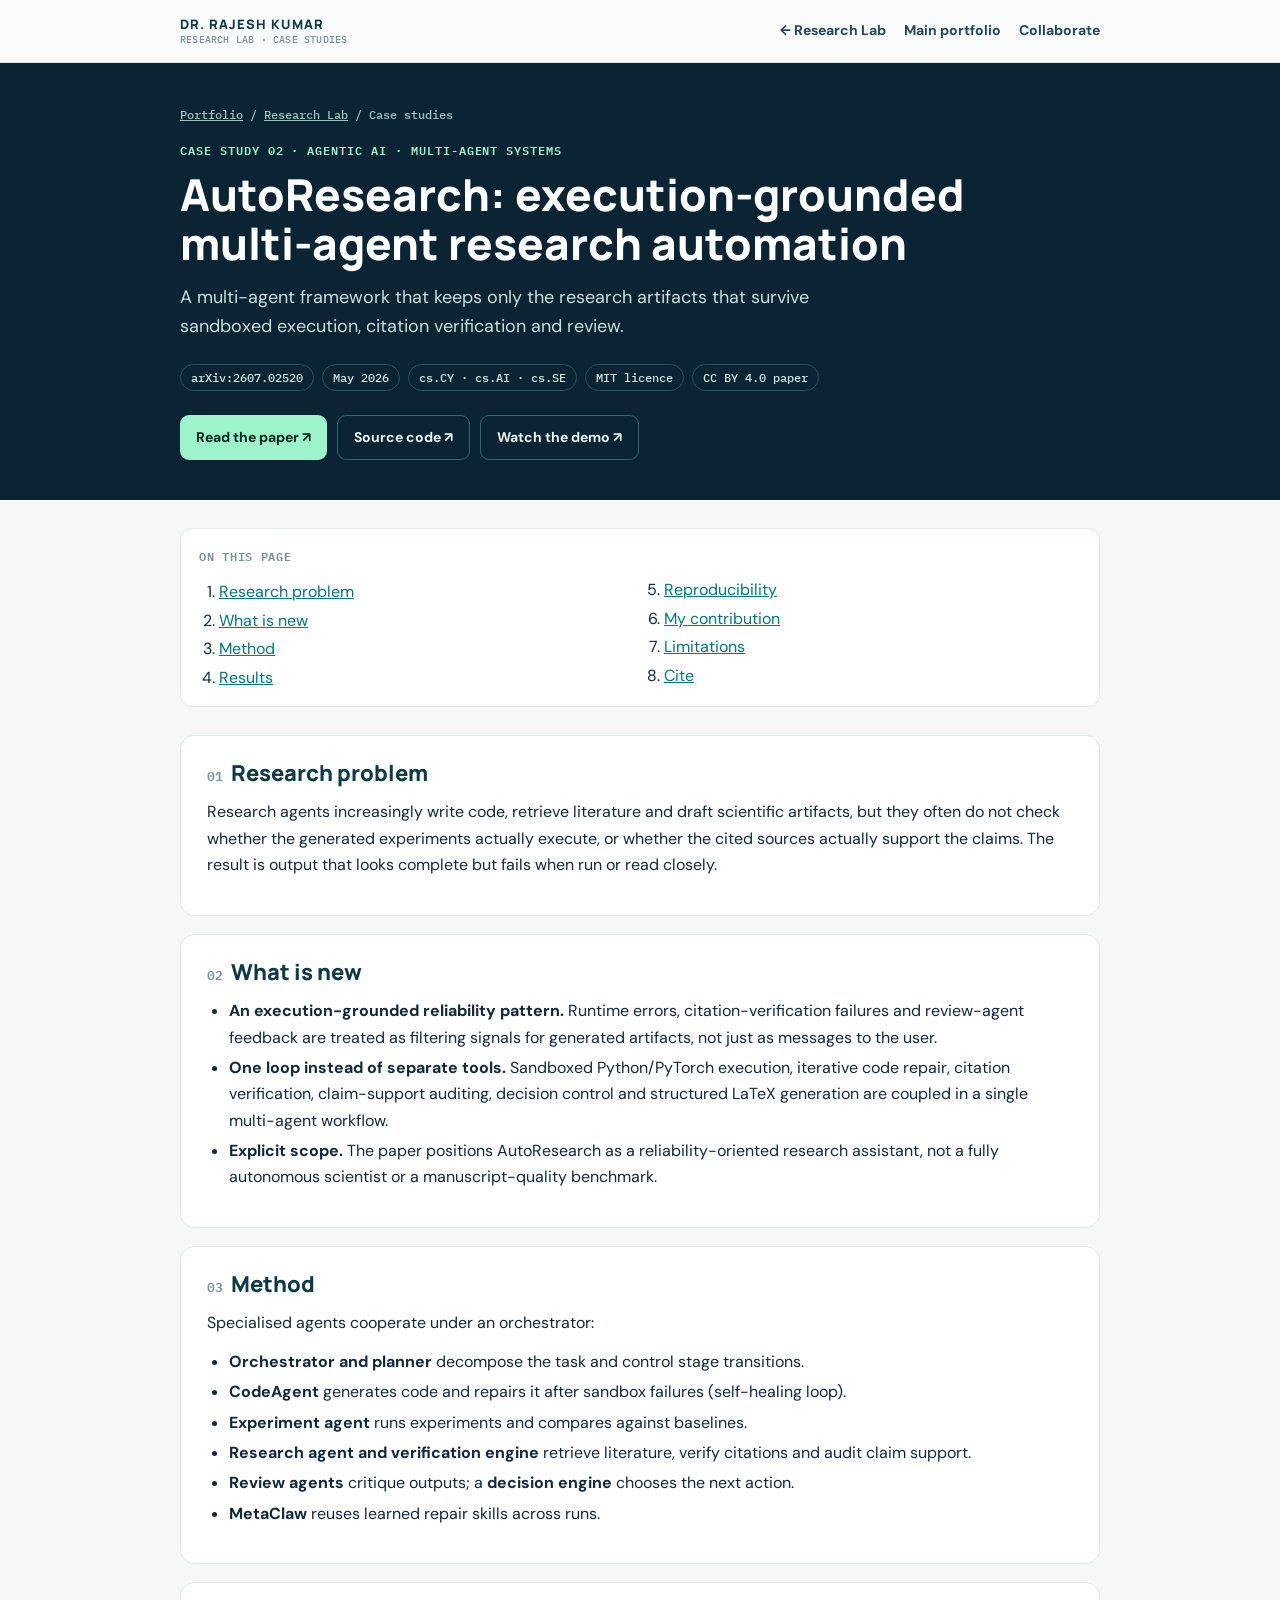
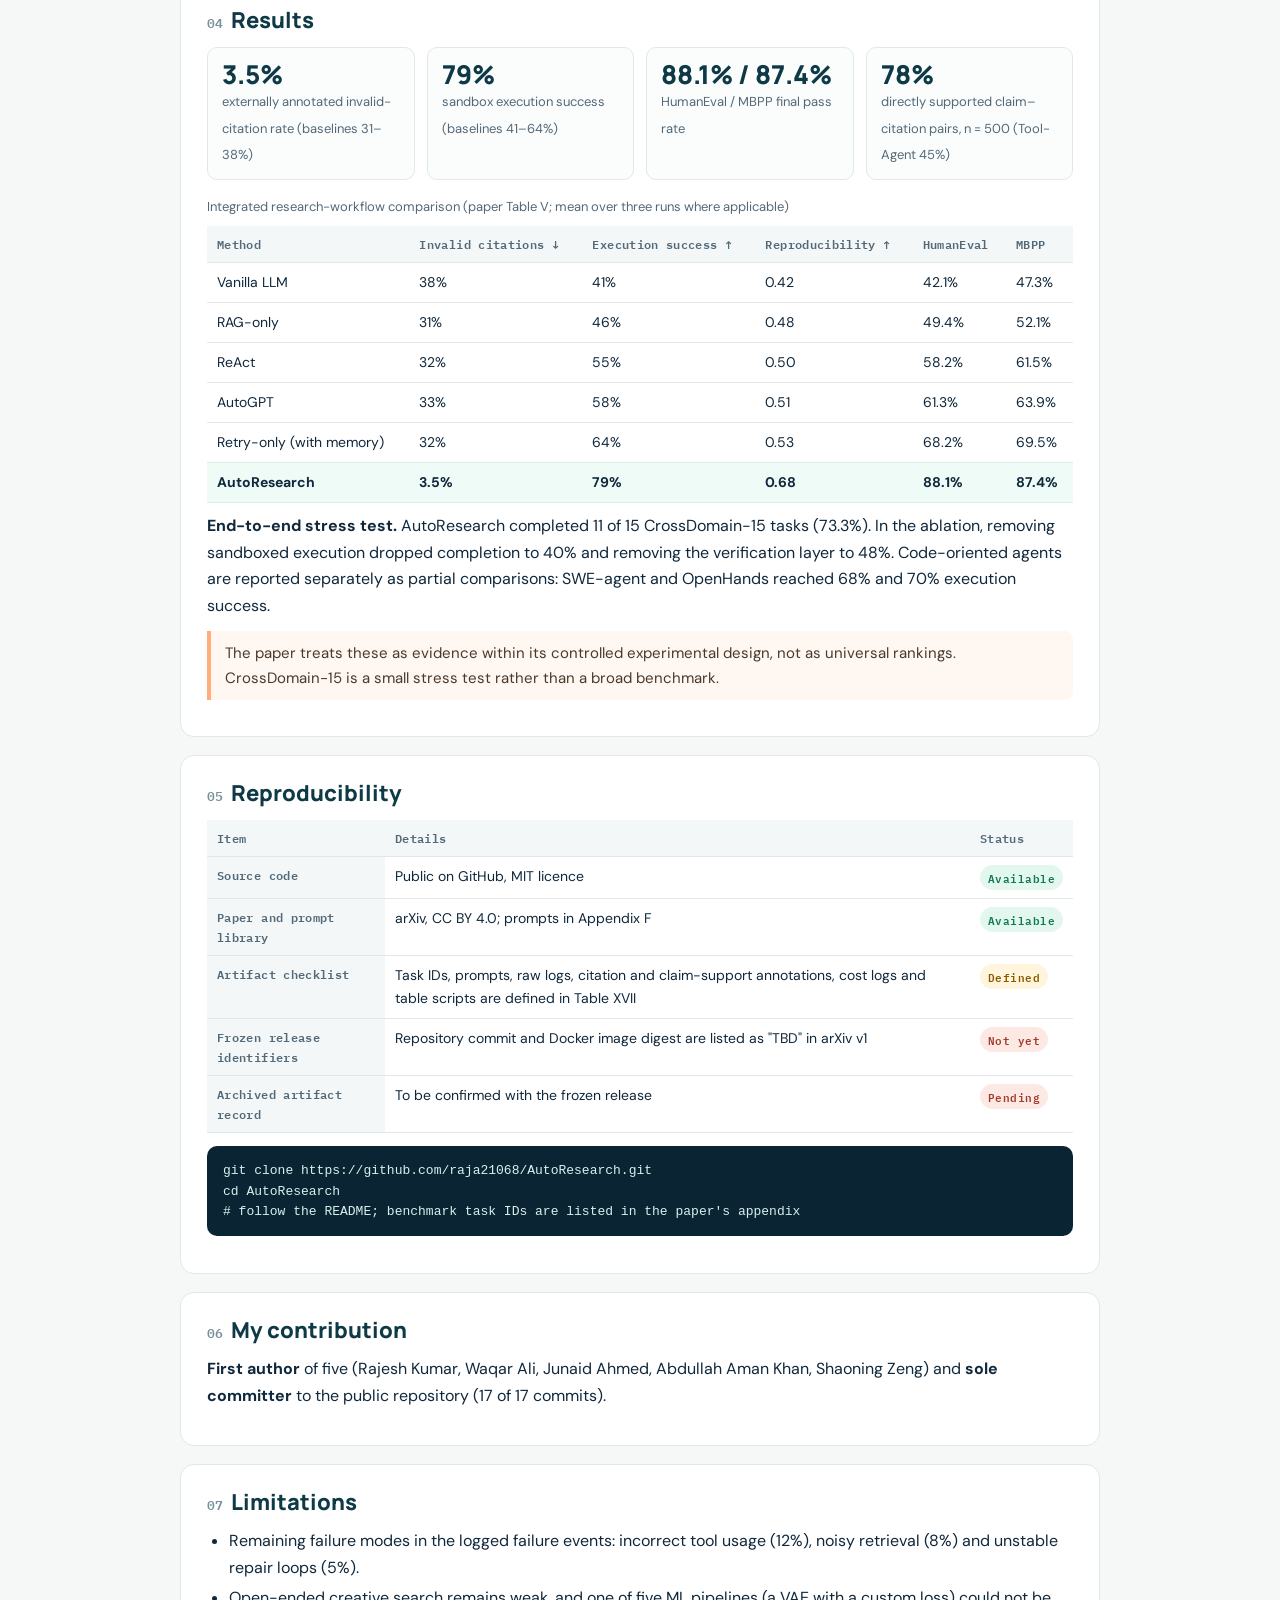
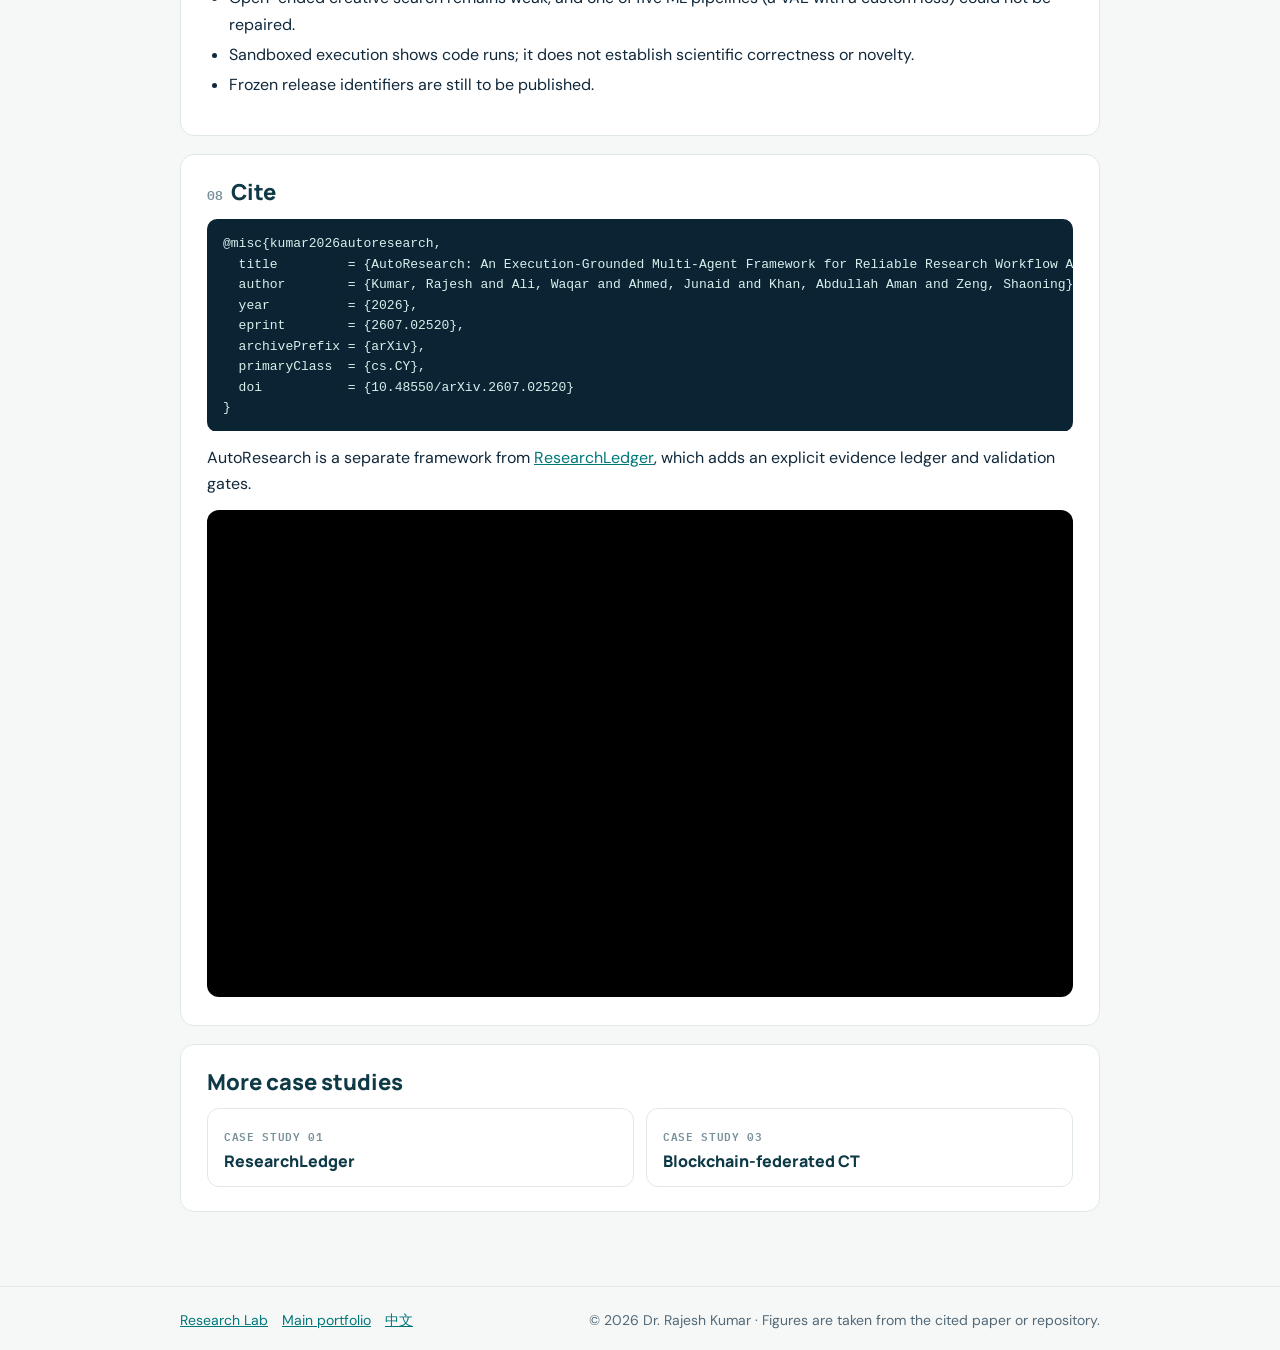
<file: Research_Lab/case-studies/autoresearch.html>
<!doctype html>
<html lang="en">
<head>
<meta charset="utf-8">
<meta name="viewport" content="width=device-width, initial-scale=1">
<title>AutoResearch: execution-grounded multi-agent research automation — Case study | Dr. Rajesh Kumar</title>
<meta name="description" content="Case study of AutoResearch (arXiv:2607.02520) by Dr. Rajesh Kumar et al.: research problem, novelty, multi-agent method, measured results, reproducibility status and author contribution.">
<link rel="canonical" href="https://raja21068.github.io/raja/Research_Lab/case-studies/autoresearch.html">
<meta property="og:type" content="article">
<meta property="og:site_name" content="Dr. Rajesh Kumar - Research Lab">
<meta property="og:title" content="AutoResearch: execution-grounded multi-agent research automation — Case study | Dr. Rajesh Kumar">
<meta property="og:description" content="Case study of AutoResearch (arXiv:2607.02520) by Dr. Rajesh Kumar et al.: research problem, novelty, multi-agent method, measured results, reproducibility status and author contribution.">
<meta property="og:url" content="https://raja21068.github.io/raja/Research_Lab/case-studies/autoresearch.html">
<meta name="twitter:card" content="summary">
<meta name="twitter:title" content="AutoResearch: execution-grounded multi-agent research automation — Case study | Dr. Rajesh Kumar">
<meta name="twitter:description" content="Case study of AutoResearch (arXiv:2607.02520) by Dr. Rajesh Kumar et al.: research problem, novelty, multi-agent method, measured results, reproducibility status and author contribution.">
<link rel="icon" href="../assets/favicon.svg" type="image/svg+xml">
<link rel="preconnect" href="https://fonts.googleapis.com"><link rel="preconnect" href="https://fonts.gstatic.com" crossorigin>
<link href="https://fonts.googleapis.com/css2?family=DM+Sans:wght@400;500;600;700&family=Manrope:wght@400;500;600;700;800&family=IBM+Plex+Mono:wght@400;500;600&display=swap" rel="stylesheet">
<link rel="stylesheet" href="case-study.css?v=20261026">
<script type="application/ld+json">{"@context": "https://schema.org", "@type": "ScholarlyArticle", "headline": "AutoResearch: An Execution-Grounded Multi-Agent Framework for Reliable Research Workflow Automation", "url": "https://arxiv.org/abs/2607.02520", "identifier": "https://doi.org/10.48550/arXiv.2607.02520", "datePublished": "2026-05-04", "isBasedOn": "https://github.com/raja21068/AutoResearch", "author": {"@type": "Person", "@id": "https://raja21068.github.io/raja/#person", "name": "Dr. Rajesh Kumar", "url": "https://raja21068.github.io/raja/"}, "mainEntityOfPage": "https://raja21068.github.io/raja/Research_Lab/case-studies/autoresearch.html", "description": "Case study of AutoResearch (arXiv:2607.02520) by Dr. Rajesh Kumar et al.: research problem, novelty, multi-agent method, measured results, reproducibility status and author contribution."}</script>
</head>
<body>
<a class="skip-link" href="#main">Skip to main content</a>
<header class="cs-header"><div class="wrap">
  <a class="cs-brand" href="../index.html">DR. RAJESH KUMAR<small>RESEARCH LAB · CASE STUDIES</small></a>
  <nav class="cs-nav" aria-label="Site"><a href="../index.html">&larr; Research Lab</a><a href="../../index.html">Main portfolio</a><a href="../../index.html#collaborate">Collaborate</a></nav>
</div></header>
<div class="cs-hero"><div class="wrap">
  <p class="crumbs"><a href="../../index.html">Portfolio</a> / <a href="../index.html">Research Lab</a> / Case studies</p>
  <p class="eyebrow">Case study 02 · Agentic AI · Multi-agent systems</p>
  <h1>AutoResearch: execution-grounded multi-agent research automation</h1>
  <p class="lede">A multi-agent framework that keeps only the research artifacts that survive sandboxed execution, citation verification and review.</p>
  <ul class="chips"><li>arXiv:2607.02520</li><li>May 2026</li><li>cs.CY · cs.AI · cs.SE</li><li>MIT licence</li><li>CC BY 4.0 paper</li></ul>
  <div class="cs-links"><a class="btn btn-primary" href="https://arxiv.org/abs/2607.02520" target="_blank" rel="noopener">Read the paper ↗</a><a class="btn btn-ghost" href="https://github.com/raja21068/AutoResearch" target="_blank" rel="noopener">Source code ↗</a><a class="btn btn-ghost" href="https://youtu.be/0NrF5dtS3KI" target="_blank" rel="noopener">Watch the demo ↗</a></div>
</div></div>
<main id="main"><div class="wrap">
<nav class="toc" aria-label="On this page"><strong>On this page</strong><ol><li><a href="#problem">Research problem</a></li><li><a href="#novelty">What is new</a></li><li><a href="#method">Method</a></li><li><a href="#results">Results</a></li><li><a href="#reproducibility">Reproducibility</a></li><li><a href="#contribution">My contribution</a></li><li><a href="#limitations">Limitations</a></li><li><a href="#cite">Cite</a></li></ol></nav>
<section class="cs" id="problem" aria-labelledby="problem-h"><h2 id="problem-h"><span class="num">01</span>Research problem</h2><p>Research agents increasingly write code, retrieve literature and draft scientific artifacts, but they often do not check
whether the generated experiments actually execute, or whether the cited sources actually support the claims. The result is output that
looks complete but fails when run or read closely.</p></section><section class="cs" id="novelty" aria-labelledby="novelty-h"><h2 id="novelty-h"><span class="num">02</span>What is new</h2><ul>
<li><strong>An execution-grounded reliability pattern.</strong> Runtime errors, citation-verification failures and review-agent feedback are treated as filtering signals for generated artifacts, not just as messages to the user.</li>
<li><strong>One loop instead of separate tools.</strong> Sandboxed Python/PyTorch execution, iterative code repair, citation verification, claim-support auditing, decision control and structured LaTeX generation are coupled in a single multi-agent workflow.</li>
<li><strong>Explicit scope.</strong> The paper positions AutoResearch as a reliability-oriented research assistant, not a fully autonomous scientist or a manuscript-quality benchmark.</li>
</ul></section><section class="cs" id="method" aria-labelledby="method-h"><h2 id="method-h"><span class="num">03</span>Method</h2><p>Specialised agents cooperate under an orchestrator:</p>
<ul>
<li><strong>Orchestrator and planner</strong> decompose the task and control stage transitions.</li>
<li><strong>CodeAgent</strong> generates code and repairs it after sandbox failures (self-healing loop).</li>
<li><strong>Experiment agent</strong> runs experiments and compares against baselines.</li>
<li><strong>Research agent and verification engine</strong> retrieve literature, verify citations and audit claim support.</li>
<li><strong>Review agents</strong> critique outputs; a <strong>decision engine</strong> chooses the next action.</li>
<li><strong>MetaClaw</strong> reuses learned repair skills across runs.</li>
</ul></section><section class="cs" id="results" aria-labelledby="results-h"><h2 id="results-h"><span class="num">04</span>Results</h2><div class="metrics">
<div class="metric"><b>3.5%</b><span>externally annotated invalid-citation rate (baselines 31–38%)</span></div>
<div class="metric"><b>79%</b><span>sandbox execution success (baselines 41–64%)</span></div>
<div class="metric"><b>88.1% / 87.4%</b><span>HumanEval / MBPP final pass rate</span></div>
<div class="metric"><b>78%</b><span>directly supported claim–citation pairs, n = 500 (Tool-Agent 45%)</span></div>
</div>
<div class="table-scroll"><table>
<caption>Integrated research-workflow comparison (paper Table V; mean over three runs where applicable)</caption>
<thead><tr><th scope="col">Method</th><th scope="col">Invalid citations ↓</th><th scope="col">Execution success ↑</th><th scope="col">Reproducibility ↑</th><th scope="col">HumanEval</th><th scope="col">MBPP</th></tr></thead>
<tbody>
<tr><td>Vanilla LLM</td><td>38%</td><td>41%</td><td>0.42</td><td>42.1%</td><td>47.3%</td></tr>
<tr><td>RAG-only</td><td>31%</td><td>46%</td><td>0.48</td><td>49.4%</td><td>52.1%</td></tr>
<tr><td>ReAct</td><td>32%</td><td>55%</td><td>0.50</td><td>58.2%</td><td>61.5%</td></tr>
<tr><td>AutoGPT</td><td>33%</td><td>58%</td><td>0.51</td><td>61.3%</td><td>63.9%</td></tr>
<tr><td>Retry-only (with memory)</td><td>32%</td><td>64%</td><td>0.53</td><td>68.2%</td><td>69.5%</td></tr>
<tr class="ours"><td>AutoResearch</td><td>3.5%</td><td>79%</td><td>0.68</td><td>88.1%</td><td>87.4%</td></tr>
</tbody></table></div>
<p><strong>End-to-end stress test.</strong> AutoResearch completed 11 of 15 CrossDomain-15 tasks (73.3%). In the ablation, removing sandboxed execution dropped completion to 40% and removing the verification layer to 48%.
Code-oriented agents are reported separately as partial comparisons: SWE-agent and OpenHands reached 68% and 70% execution success.</p>
<p class="note">The paper treats these as evidence within its controlled experimental design, not as universal rankings. CrossDomain-15 is a small stress test rather than a broad benchmark.</p></section><section class="cs" id="reproducibility" aria-labelledby="reproducibility-h"><h2 id="reproducibility-h"><span class="num">05</span>Reproducibility</h2><div class="table-scroll"><table><thead><tr><th scope="col">Item</th><th scope="col">Details</th><th scope="col">Status</th></tr></thead><tbody><tr><th scope="row">Source code</th><td>Public on GitHub, MIT licence</td><td><span class="status s-ok">Available</span></td></tr><tr><th scope="row">Paper and prompt library</th><td>arXiv, CC BY 4.0; prompts in Appendix F</td><td><span class="status s-ok">Available</span></td></tr><tr><th scope="row">Artifact checklist</th><td>Task IDs, prompts, raw logs, citation and claim-support annotations, cost logs and table scripts are defined in Table XVII</td><td><span class="status s-part">Defined</span></td></tr><tr><th scope="row">Frozen release identifiers</th><td>Repository commit and Docker image digest are listed as "TBD" in arXiv v1</td><td><span class="status s-no">Not yet</span></td></tr><tr><th scope="row">Archived artifact record</th><td>To be confirmed with the frozen release</td><td><span class="status s-no">Pending</span></td></tr></tbody></table></div><pre><code>git clone https://github.com/raja21068/AutoResearch.git
cd AutoResearch
# follow the README; benchmark task IDs are listed in the paper&#x27;s appendix</code></pre></section><section class="cs" id="contribution" aria-labelledby="contribution-h"><h2 id="contribution-h"><span class="num">06</span>My contribution</h2><p><strong>First author</strong> of five (Rajesh Kumar, Waqar Ali, Junaid Ahmed, Abdullah Aman Khan, Shaoning Zeng) and
<strong>sole committer</strong> to the public repository (17 of 17 commits).</p></section><section class="cs" id="limitations" aria-labelledby="limitations-h"><h2 id="limitations-h"><span class="num">07</span>Limitations</h2><ul>
<li>Remaining failure modes in the logged failure events: incorrect tool usage (12%), noisy retrieval (8%) and unstable repair loops (5%).</li>
<li>Open-ended creative search remains weak, and one of five ML pipelines (a VAE with a custom loss) could not be repaired.</li>
<li>Sandboxed execution shows code runs; it does not establish scientific correctness or novelty.</li>
<li>Frozen release identifiers are still to be published.</li>
</ul></section><section class="cs" id="cite" aria-labelledby="cite-h"><h2 id="cite-h"><span class="num">08</span>Cite</h2><pre><code>@misc{kumar2026autoresearch,
  title         = {AutoResearch: An Execution-Grounded Multi-Agent Framework for Reliable Research Workflow Automation},
  author        = {Kumar, Rajesh and Ali, Waqar and Ahmed, Junaid and Khan, Abdullah Aman and Zeng, Shaoning},
  year          = {2026},
  eprint        = {2607.02520},
  archivePrefix = {arXiv},
  primaryClass  = {cs.CY},
  doi           = {10.48550/arXiv.2607.02520}
}</code></pre><p>AutoResearch is a separate framework from <a href="researchledger.html">ResearchLedger</a>, which adds an explicit evidence ledger and validation gates.</p><div class="video"><iframe referrerpolicy="strict-origin-when-cross-origin" loading="lazy" title="AutoResearch demo video" src="https://www.youtube.com/embed/0NrF5dtS3KI" allow="accelerometer; clipboard-write; encrypted-media; gyroscope; picture-in-picture" allowfullscreen></iframe></div></section>
<section class="cs" aria-labelledby="more-h"><h2 id="more-h">More case studies</h2><div class="next"><a href="researchledger.html"><small>Case study 01</small><b>ResearchLedger</b></a><a href="blockchain-federated-ct.html"><small>Case study 03</small><b>Blockchain-federated CT</b></a></div></section>
</div></main>
<footer class="cs-footer"><div class="wrap">
  <div><a href="../index.html">Research Lab</a><a href="../../index.html">Main portfolio</a><a href="../../cn.html" lang="zh-CN">中文</a></div>
  <span>&copy; 2026 Dr. Rajesh Kumar · Figures are taken from the cited paper or repository.</span>
</div></footer>
</body>
</html>
</file>
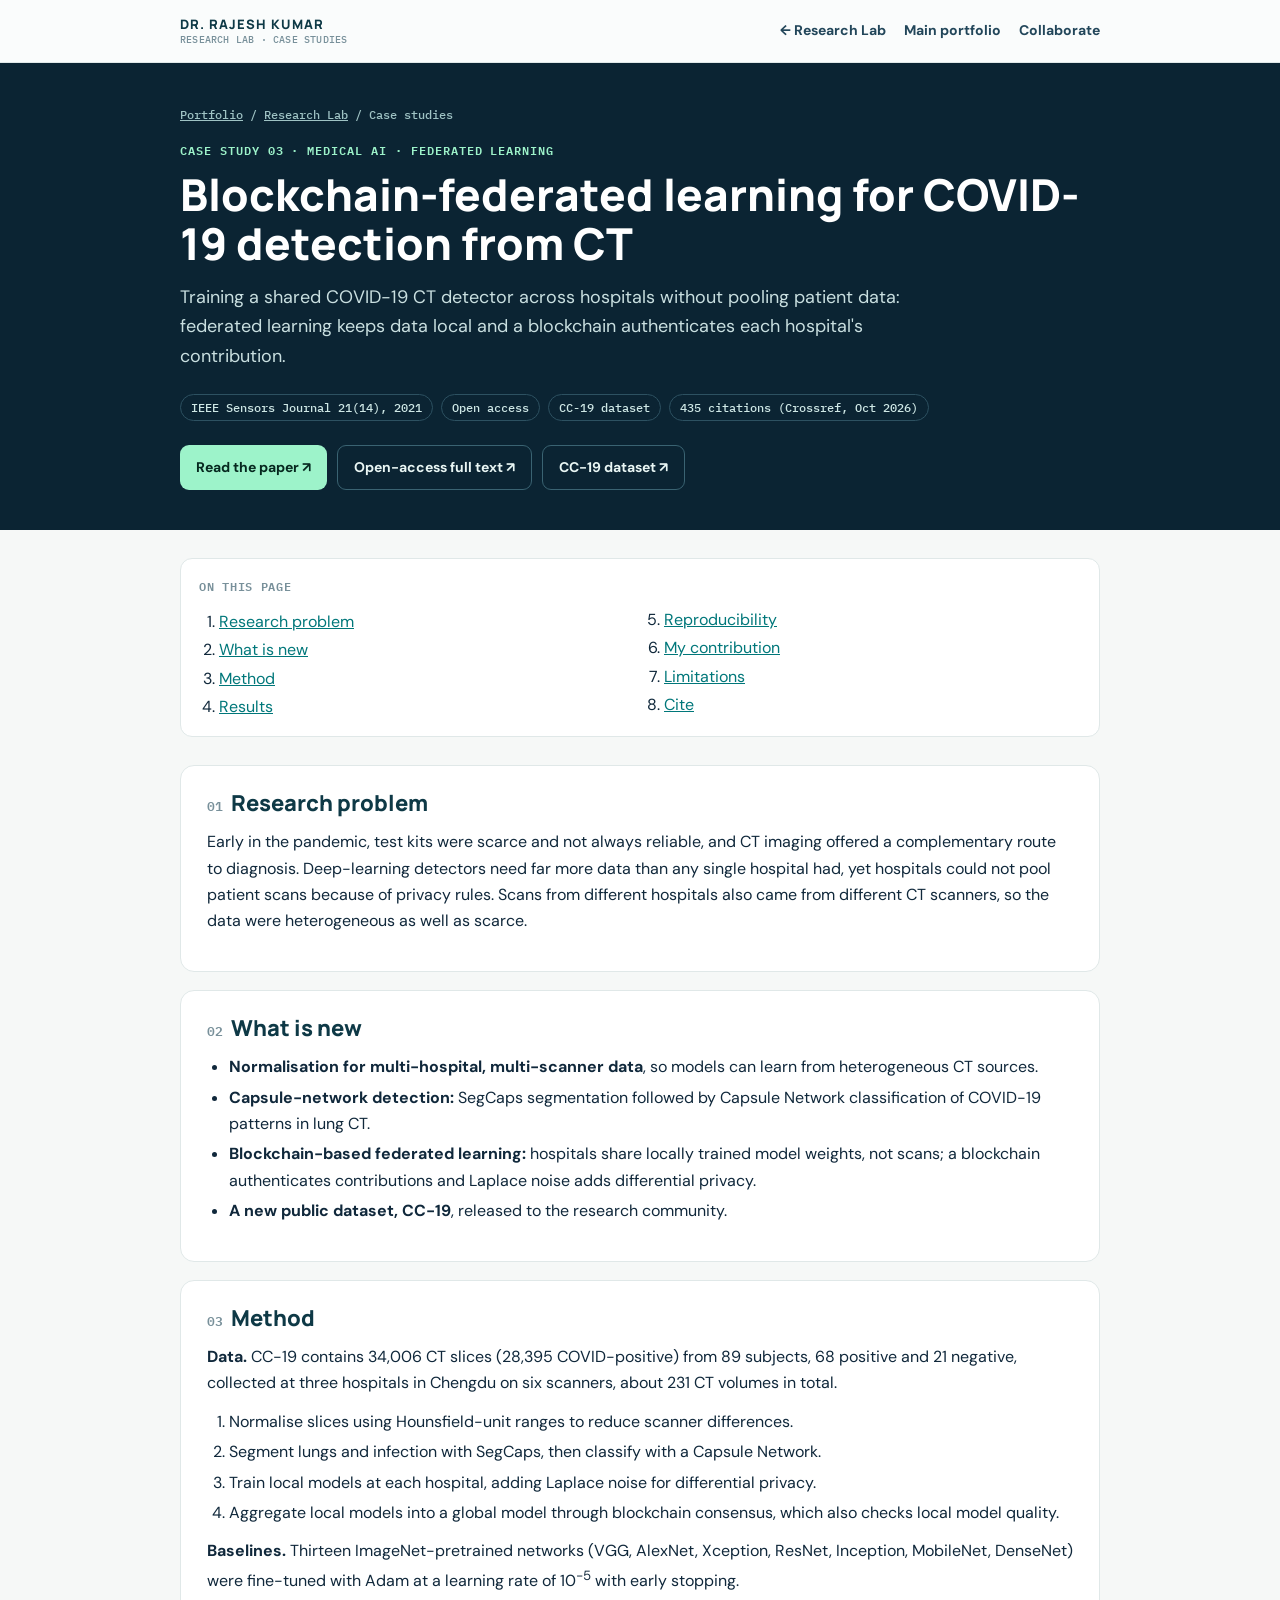
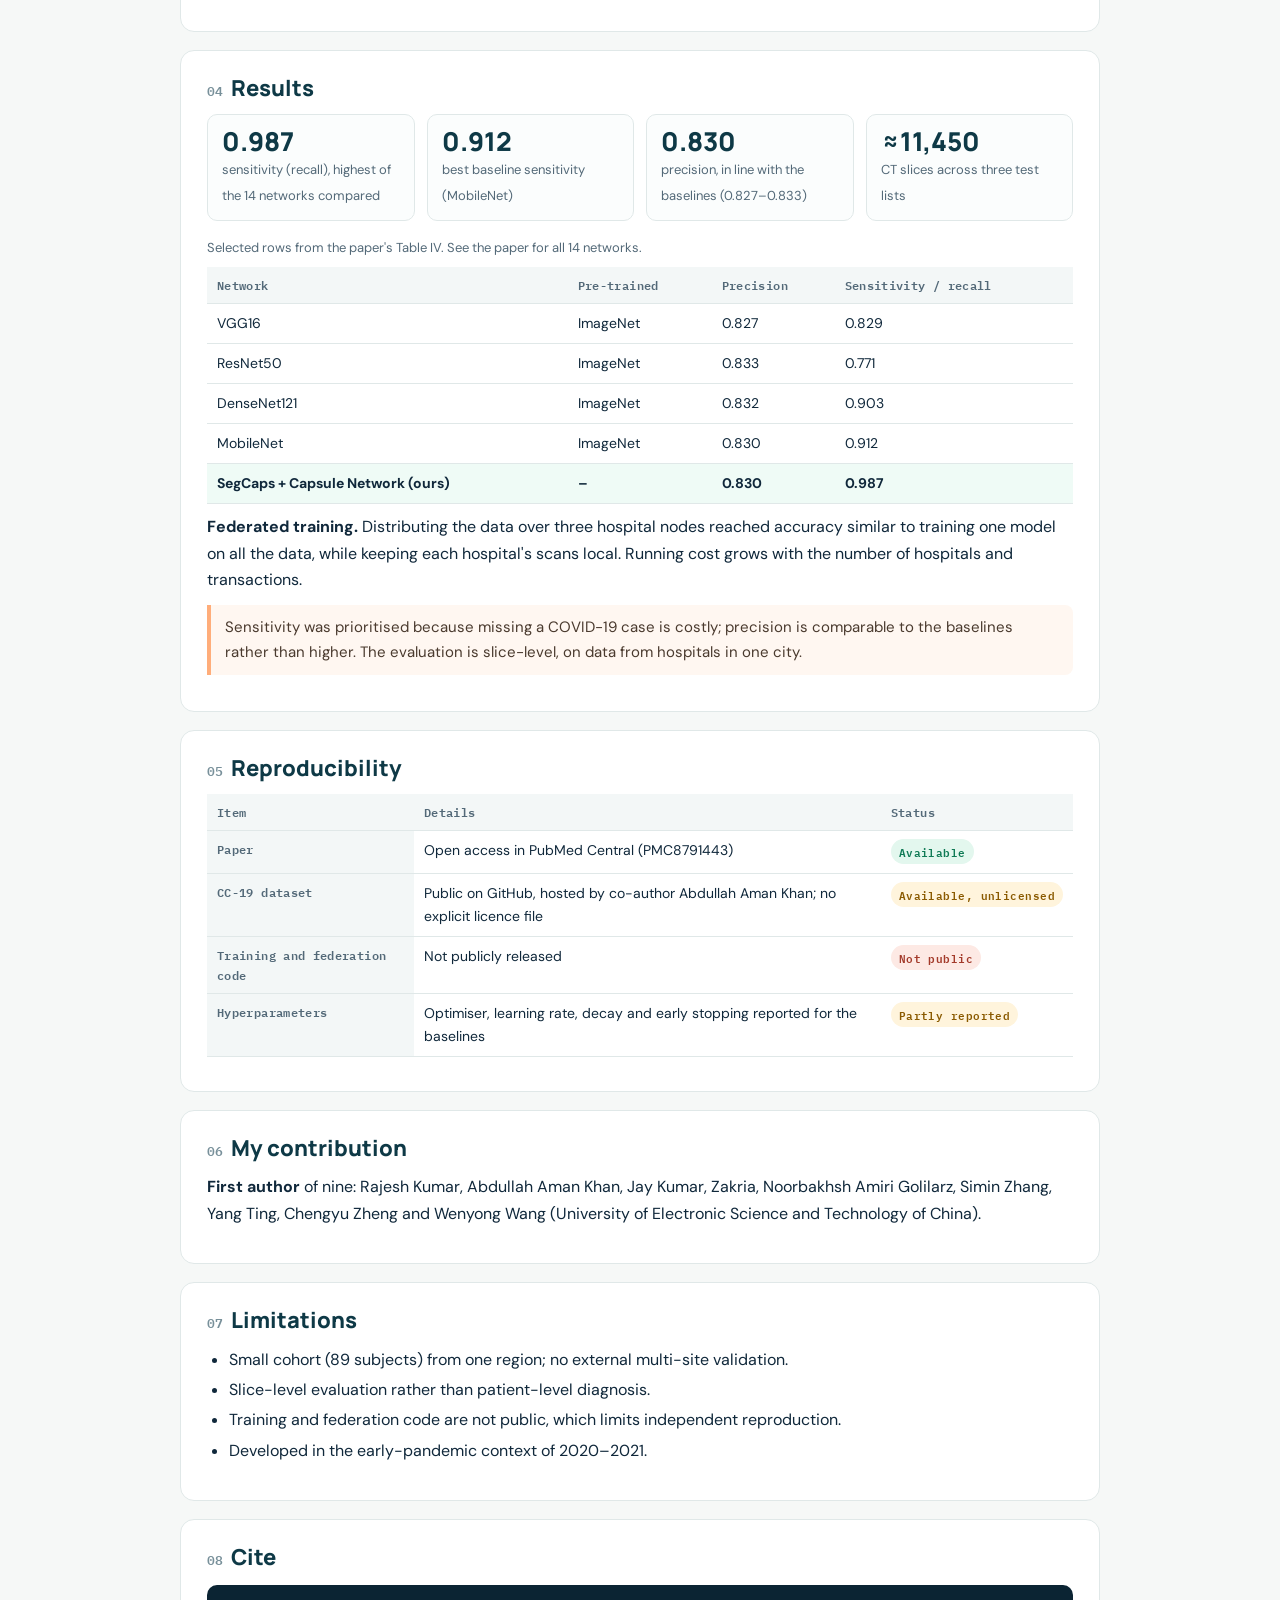
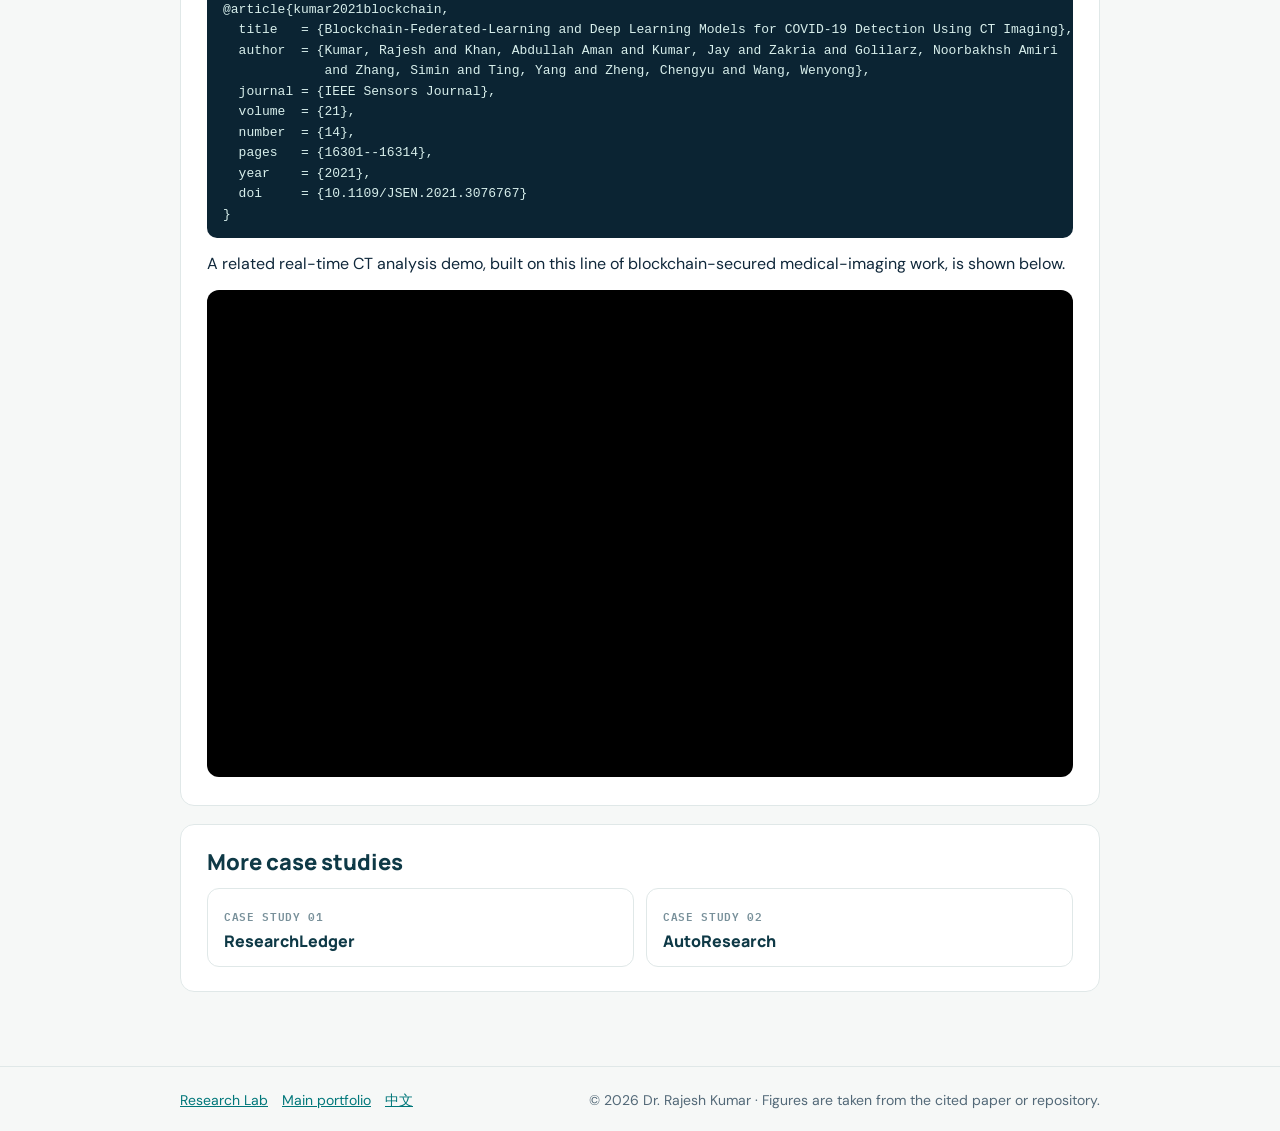
<file: Research_Lab/case-studies/blockchain-federated-ct.html>
<!doctype html>
<html lang="en">
<head>
<meta charset="utf-8">
<meta name="viewport" content="width=device-width, initial-scale=1">
<title>Blockchain-federated learning for COVID-19 detection from CT — Case study | Dr. Rajesh Kumar</title>
<meta name="description" content="Case study of Kumar et al., IEEE Sensors Journal 2021: blockchain-based federated learning and capsule networks for COVID-19 detection from multi-hospital CT, with the CC-19 dataset, results and reproducibility status.">
<link rel="canonical" href="https://raja21068.github.io/raja/Research_Lab/case-studies/blockchain-federated-ct.html">
<meta property="og:type" content="article">
<meta property="og:site_name" content="Dr. Rajesh Kumar - Research Lab">
<meta property="og:title" content="Blockchain-federated learning for COVID-19 detection from CT — Case study | Dr. Rajesh Kumar">
<meta property="og:description" content="Case study of Kumar et al., IEEE Sensors Journal 2021: blockchain-based federated learning and capsule networks for COVID-19 detection from multi-hospital CT, with the CC-19 dataset, results and reproducibility status.">
<meta property="og:url" content="https://raja21068.github.io/raja/Research_Lab/case-studies/blockchain-federated-ct.html">
<meta name="twitter:card" content="summary">
<meta name="twitter:title" content="Blockchain-federated learning for COVID-19 detection from CT — Case study | Dr. Rajesh Kumar">
<meta name="twitter:description" content="Case study of Kumar et al., IEEE Sensors Journal 2021: blockchain-based federated learning and capsule networks for COVID-19 detection from multi-hospital CT, with the CC-19 dataset, results and reproducibility status.">
<link rel="icon" href="../assets/favicon.svg" type="image/svg+xml">
<link rel="preconnect" href="https://fonts.googleapis.com"><link rel="preconnect" href="https://fonts.gstatic.com" crossorigin>
<link href="https://fonts.googleapis.com/css2?family=DM+Sans:wght@400;500;600;700&family=Manrope:wght@400;500;600;700;800&family=IBM+Plex+Mono:wght@400;500;600&display=swap" rel="stylesheet">
<link rel="stylesheet" href="case-study.css?v=20261026">
<script type="application/ld+json">{"@context": "https://schema.org", "@type": "ScholarlyArticle", "headline": "Blockchain-Federated-Learning and Deep Learning Models for COVID-19 Detection Using CT Imaging", "url": "https://doi.org/10.1109/JSEN.2021.3076767", "identifier": "https://doi.org/10.1109/JSEN.2021.3076767", "datePublished": "2021-07-15", "isPartOf": {"@type": "Periodical", "name": "IEEE Sensors Journal"}, "author": {"@type": "Person", "@id": "https://raja21068.github.io/raja/#person", "name": "Dr. Rajesh Kumar", "url": "https://raja21068.github.io/raja/"}, "mainEntityOfPage": "https://raja21068.github.io/raja/Research_Lab/case-studies/blockchain-federated-ct.html", "description": "Case study of Kumar et al., IEEE Sensors Journal 2021: blockchain-based federated learning and capsule networks for COVID-19 detection from multi-hospital CT, with the CC-19 dataset, results and reproducibility status."}</script>
</head>
<body>
<a class="skip-link" href="#main">Skip to main content</a>
<header class="cs-header"><div class="wrap">
  <a class="cs-brand" href="../index.html">DR. RAJESH KUMAR<small>RESEARCH LAB · CASE STUDIES</small></a>
  <nav class="cs-nav" aria-label="Site"><a href="../index.html">&larr; Research Lab</a><a href="../../index.html">Main portfolio</a><a href="../../index.html#collaborate">Collaborate</a></nav>
</div></header>
<div class="cs-hero"><div class="wrap">
  <p class="crumbs"><a href="../../index.html">Portfolio</a> / <a href="../index.html">Research Lab</a> / Case studies</p>
  <p class="eyebrow">Case study 03 · Medical AI · Federated learning</p>
  <h1>Blockchain-federated learning for COVID-19 detection from CT</h1>
  <p class="lede">Training a shared COVID-19 CT detector across hospitals without pooling patient data: federated learning keeps data local and a blockchain authenticates each hospital&#x27;s contribution.</p>
  <ul class="chips"><li>IEEE Sensors Journal 21(14), 2021</li><li>Open access</li><li>CC-19 dataset</li><li>435 citations (Crossref, Oct 2026)</li></ul>
  <div class="cs-links"><a class="btn btn-primary" href="https://doi.org/10.1109/JSEN.2021.3076767" target="_blank" rel="noopener">Read the paper ↗</a><a class="btn btn-ghost" href="https://pmc.ncbi.nlm.nih.gov/articles/PMC8791443/" target="_blank" rel="noopener">Open-access full text ↗</a><a class="btn btn-ghost" href="https://github.com/abdkhanstd/COVID-19" target="_blank" rel="noopener">CC-19 dataset ↗</a></div>
</div></div>
<main id="main"><div class="wrap">
<nav class="toc" aria-label="On this page"><strong>On this page</strong><ol><li><a href="#problem">Research problem</a></li><li><a href="#novelty">What is new</a></li><li><a href="#method">Method</a></li><li><a href="#results">Results</a></li><li><a href="#reproducibility">Reproducibility</a></li><li><a href="#contribution">My contribution</a></li><li><a href="#limitations">Limitations</a></li><li><a href="#cite">Cite</a></li></ol></nav>
<section class="cs" id="problem" aria-labelledby="problem-h"><h2 id="problem-h"><span class="num">01</span>Research problem</h2><p>Early in the pandemic, test kits were scarce and not always reliable, and CT imaging offered a complementary route to diagnosis.
Deep-learning detectors need far more data than any single hospital had, yet hospitals could not pool patient scans because of privacy rules.
Scans from different hospitals also came from different CT scanners, so the data were heterogeneous as well as scarce.</p></section><section class="cs" id="novelty" aria-labelledby="novelty-h"><h2 id="novelty-h"><span class="num">02</span>What is new</h2><ul>
<li><strong>Normalisation for multi-hospital, multi-scanner data</strong>, so models can learn from heterogeneous CT sources.</li>
<li><strong>Capsule-network detection:</strong> SegCaps segmentation followed by Capsule Network classification of COVID-19 patterns in lung CT.</li>
<li><strong>Blockchain-based federated learning:</strong> hospitals share locally trained model weights, not scans; a blockchain authenticates contributions and Laplace noise adds differential privacy.</li>
<li><strong>A new public dataset, CC-19</strong>, released to the research community.</li>
</ul></section><section class="cs" id="method" aria-labelledby="method-h"><h2 id="method-h"><span class="num">03</span>Method</h2><p><strong>Data.</strong> CC-19 contains 34,006 CT slices (28,395 COVID-positive) from 89 subjects, 68 positive and 21 negative, collected at three hospitals in Chengdu on six scanners, about 231 CT volumes in total.</p>
<ol>
<li>Normalise slices using Hounsfield-unit ranges to reduce scanner differences.</li>
<li>Segment lungs and infection with SegCaps, then classify with a Capsule Network.</li>
<li>Train local models at each hospital, adding Laplace noise for differential privacy.</li>
<li>Aggregate local models into a global model through blockchain consensus, which also checks local model quality.</li>
</ol>
<p><strong>Baselines.</strong> Thirteen ImageNet-pretrained networks (VGG, AlexNet, Xception, ResNet, Inception, MobileNet, DenseNet) were fine-tuned with Adam at a learning rate of 10<sup>−5</sup> with early stopping.</p></section><section class="cs" id="results" aria-labelledby="results-h"><h2 id="results-h"><span class="num">04</span>Results</h2><div class="metrics">
<div class="metric"><b>0.987</b><span>sensitivity (recall), highest of the 14 networks compared</span></div>
<div class="metric"><b>0.912</b><span>best baseline sensitivity (MobileNet)</span></div>
<div class="metric"><b>0.830</b><span>precision, in line with the baselines (0.827–0.833)</span></div>
<div class="metric"><b>≈11,450</b><span>CT slices across three test lists</span></div>
</div>
<div class="table-scroll"><table>
<caption>Selected rows from the paper's Table IV. See the paper for all 14 networks.</caption>
<thead><tr><th scope="col">Network</th><th scope="col">Pre-trained</th><th scope="col">Precision</th><th scope="col">Sensitivity / recall</th></tr></thead>
<tbody>
<tr><td>VGG16</td><td>ImageNet</td><td>0.827</td><td>0.829</td></tr>
<tr><td>ResNet50</td><td>ImageNet</td><td>0.833</td><td>0.771</td></tr>
<tr><td>DenseNet121</td><td>ImageNet</td><td>0.832</td><td>0.903</td></tr>
<tr><td>MobileNet</td><td>ImageNet</td><td>0.830</td><td>0.912</td></tr>
<tr class="ours"><td>SegCaps + Capsule Network (ours)</td><td>–</td><td>0.830</td><td>0.987</td></tr>
</tbody></table></div>
<p><strong>Federated training.</strong> Distributing the data over three hospital nodes reached accuracy similar to training one model on all the data, while keeping each hospital's scans local. Running cost grows with the number of hospitals and transactions.</p>
<p class="note">Sensitivity was prioritised because missing a COVID-19 case is costly; precision is comparable to the baselines rather than higher. The evaluation is slice-level, on data from hospitals in one city.</p></section><section class="cs" id="reproducibility" aria-labelledby="reproducibility-h"><h2 id="reproducibility-h"><span class="num">05</span>Reproducibility</h2><div class="table-scroll"><table><thead><tr><th scope="col">Item</th><th scope="col">Details</th><th scope="col">Status</th></tr></thead><tbody><tr><th scope="row">Paper</th><td>Open access in PubMed Central (PMC8791443)</td><td><span class="status s-ok">Available</span></td></tr><tr><th scope="row">CC-19 dataset</th><td>Public on GitHub, hosted by co-author Abdullah Aman Khan; no explicit licence file</td><td><span class="status s-part">Available, unlicensed</span></td></tr><tr><th scope="row">Training and federation code</th><td>Not publicly released</td><td><span class="status s-no">Not public</span></td></tr><tr><th scope="row">Hyperparameters</th><td>Optimiser, learning rate, decay and early stopping reported for the baselines</td><td><span class="status s-part">Partly reported</span></td></tr></tbody></table></div></section><section class="cs" id="contribution" aria-labelledby="contribution-h"><h2 id="contribution-h"><span class="num">06</span>My contribution</h2><p><strong>First author</strong> of nine: Rajesh Kumar, Abdullah Aman Khan, Jay Kumar, Zakria, Noorbakhsh Amiri Golilarz,
Simin Zhang, Yang Ting, Chengyu Zheng and Wenyong Wang (University of Electronic Science and Technology of China).</p></section><section class="cs" id="limitations" aria-labelledby="limitations-h"><h2 id="limitations-h"><span class="num">07</span>Limitations</h2><ul>
<li>Small cohort (89 subjects) from one region; no external multi-site validation.</li>
<li>Slice-level evaluation rather than patient-level diagnosis.</li>
<li>Training and federation code are not public, which limits independent reproduction.</li>
<li>Developed in the early-pandemic context of 2020–2021.</li>
</ul></section><section class="cs" id="cite" aria-labelledby="cite-h"><h2 id="cite-h"><span class="num">08</span>Cite</h2><pre><code>@article{kumar2021blockchain,
  title   = {Blockchain-Federated-Learning and Deep Learning Models for COVID-19 Detection Using CT Imaging},
  author  = {Kumar, Rajesh and Khan, Abdullah Aman and Kumar, Jay and Zakria and Golilarz, Noorbakhsh Amiri
             and Zhang, Simin and Ting, Yang and Zheng, Chengyu and Wang, Wenyong},
  journal = {IEEE Sensors Journal},
  volume  = {21},
  number  = {14},
  pages   = {16301--16314},
  year    = {2021},
  doi     = {10.1109/JSEN.2021.3076767}
}</code></pre><p>A related real-time CT analysis demo, built on this line of blockchain-secured medical-imaging work, is shown below.</p><div class="video"><iframe referrerpolicy="strict-origin-when-cross-origin" loading="lazy" title="Related demo: AI-assisted real-time CT scan analysis" src="https://www.youtube.com/embed/qHgiQj3YGL0" allow="accelerometer; clipboard-write; encrypted-media; gyroscope; picture-in-picture" allowfullscreen></iframe></div></section>
<section class="cs" aria-labelledby="more-h"><h2 id="more-h">More case studies</h2><div class="next"><a href="researchledger.html"><small>Case study 01</small><b>ResearchLedger</b></a><a href="autoresearch.html"><small>Case study 02</small><b>AutoResearch</b></a></div></section>
</div></main>
<footer class="cs-footer"><div class="wrap">
  <div><a href="../index.html">Research Lab</a><a href="../../index.html">Main portfolio</a><a href="../../cn.html" lang="zh-CN">中文</a></div>
  <span>&copy; 2026 Dr. Rajesh Kumar · Figures are taken from the cited paper or repository.</span>
</div></footer>
</body>
</html>
</file>
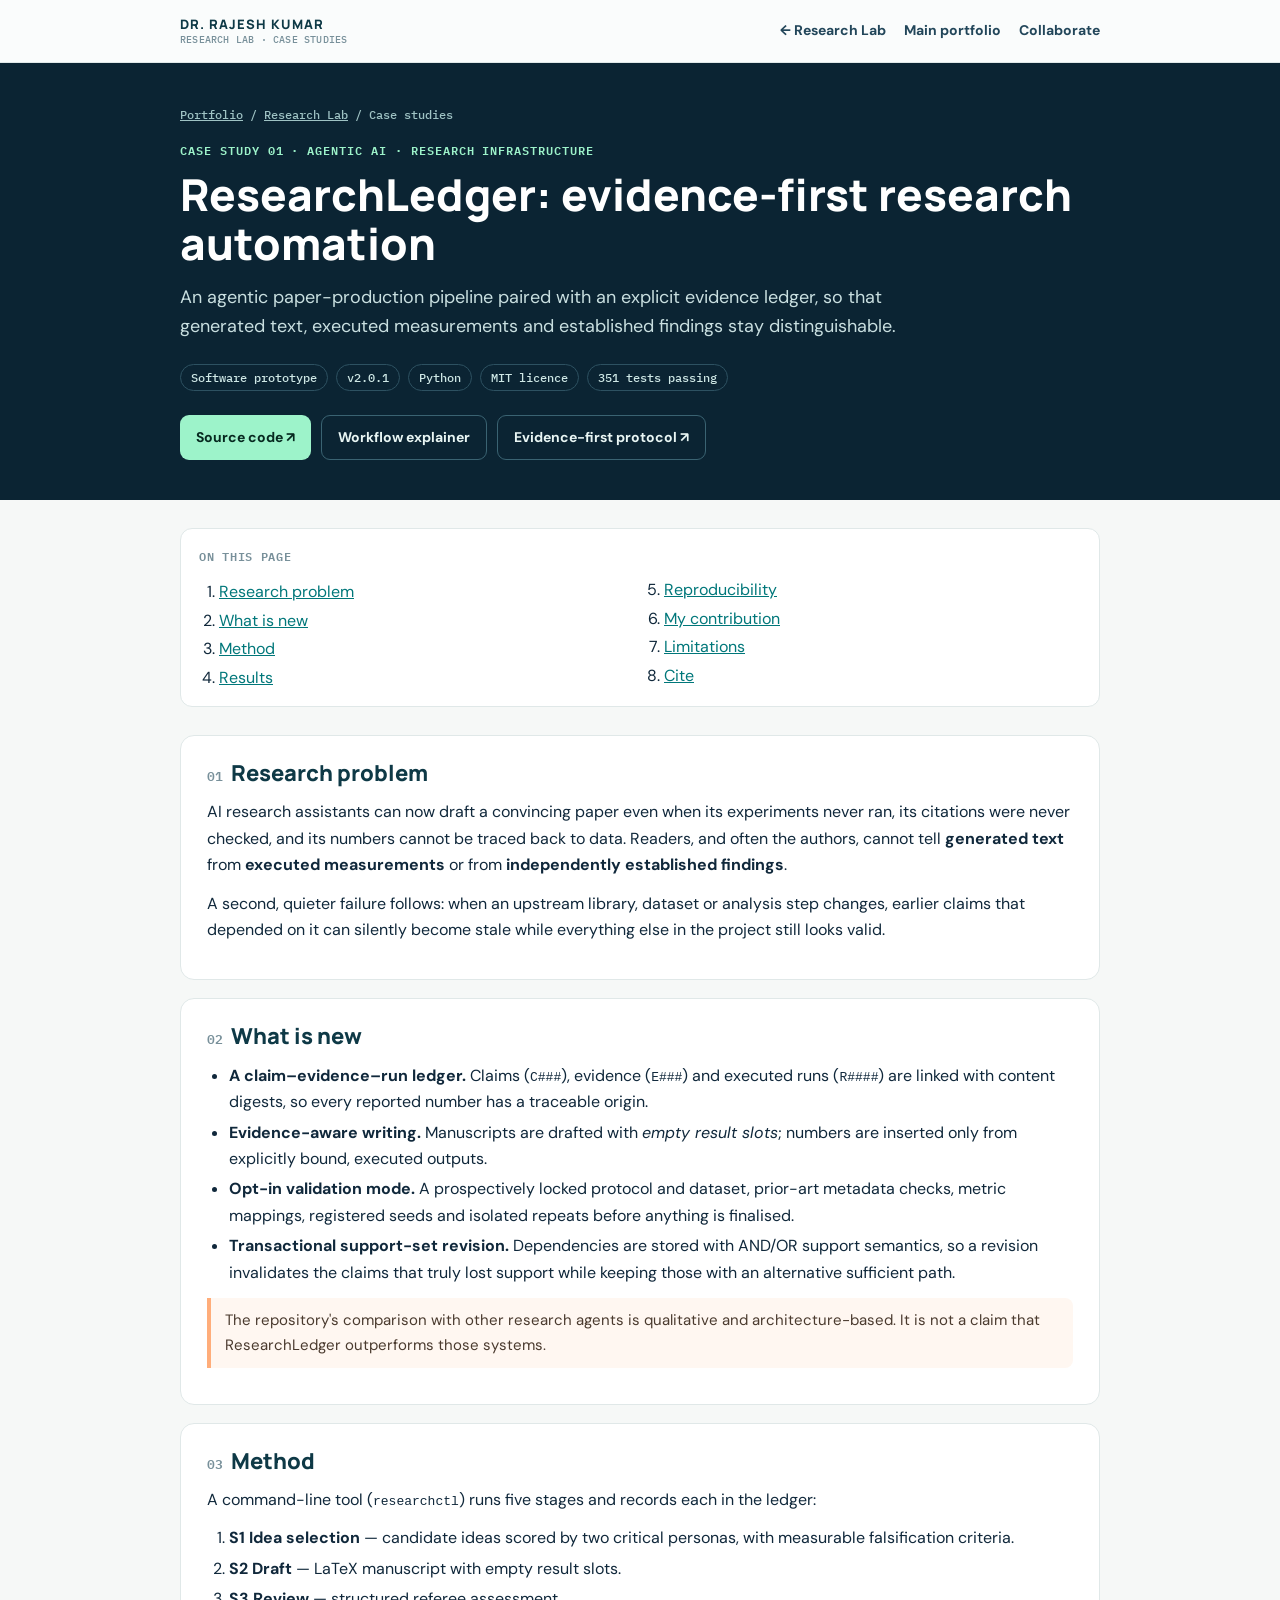
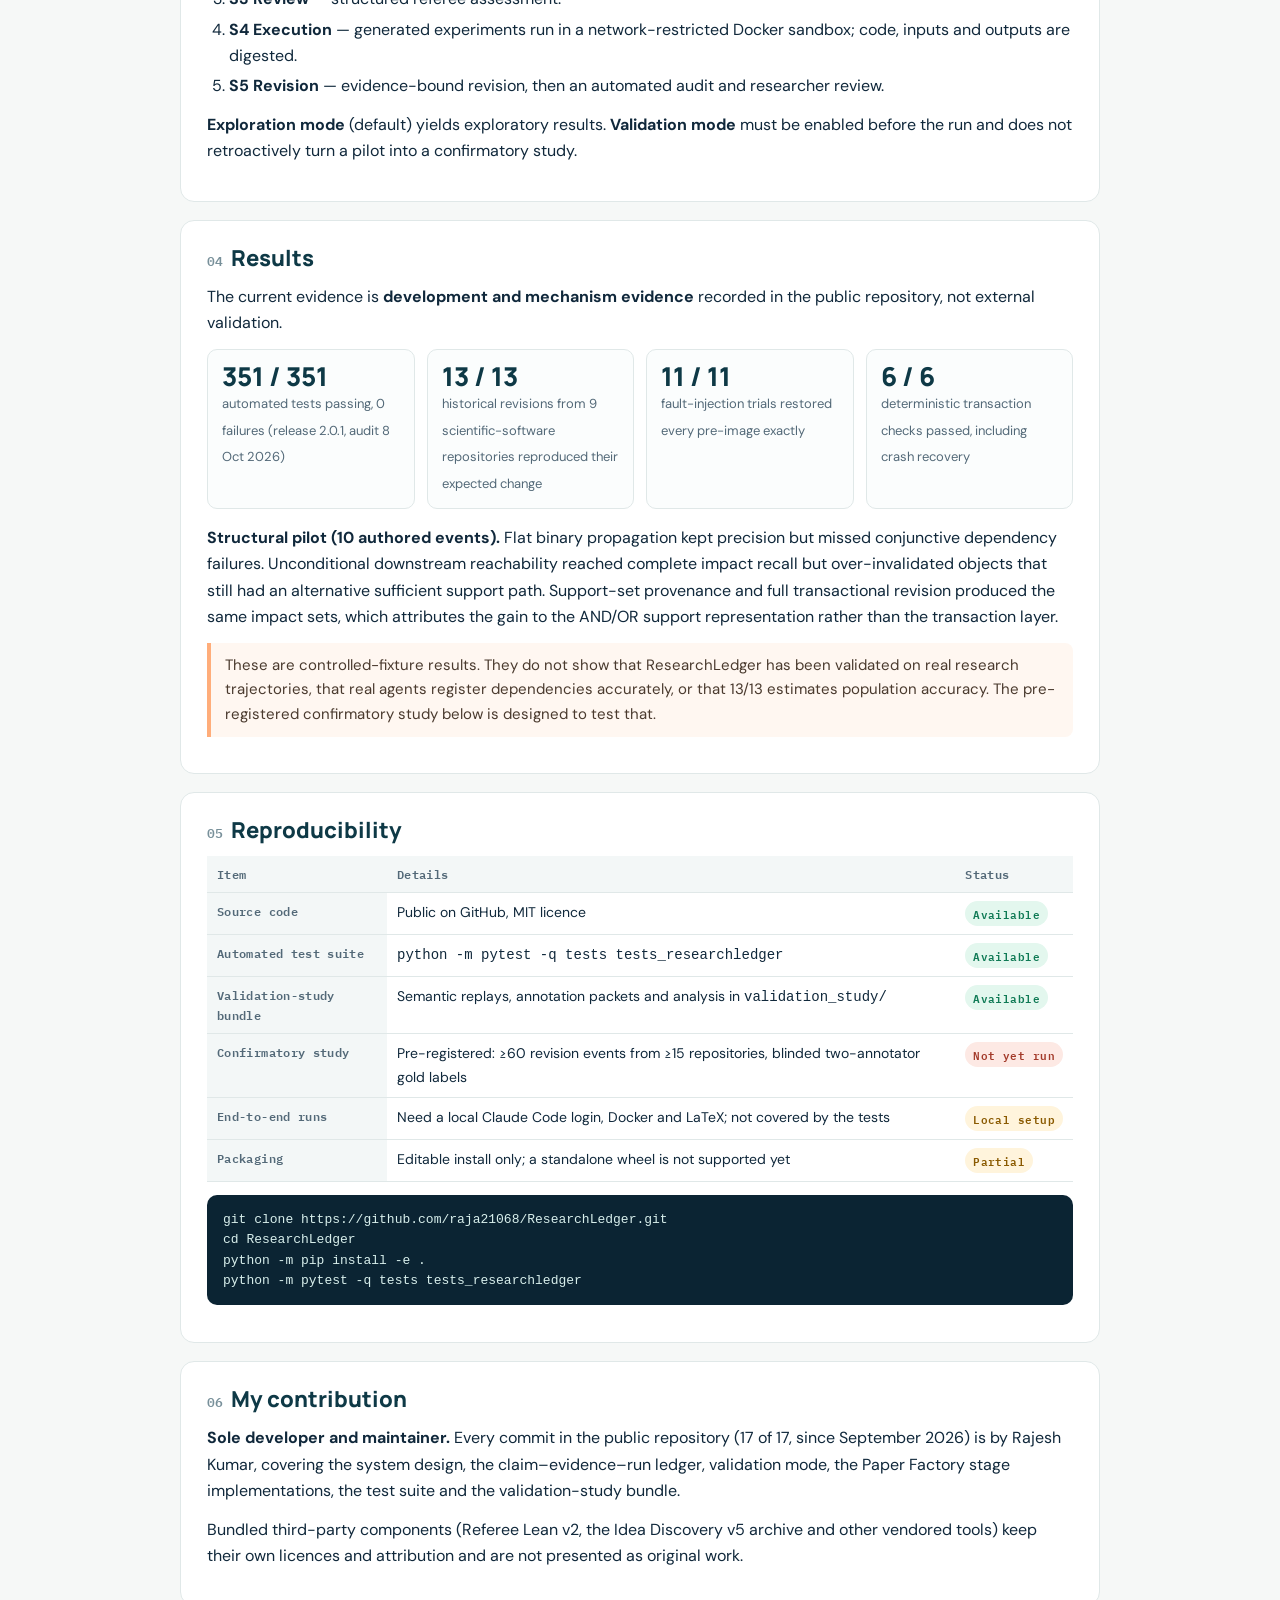
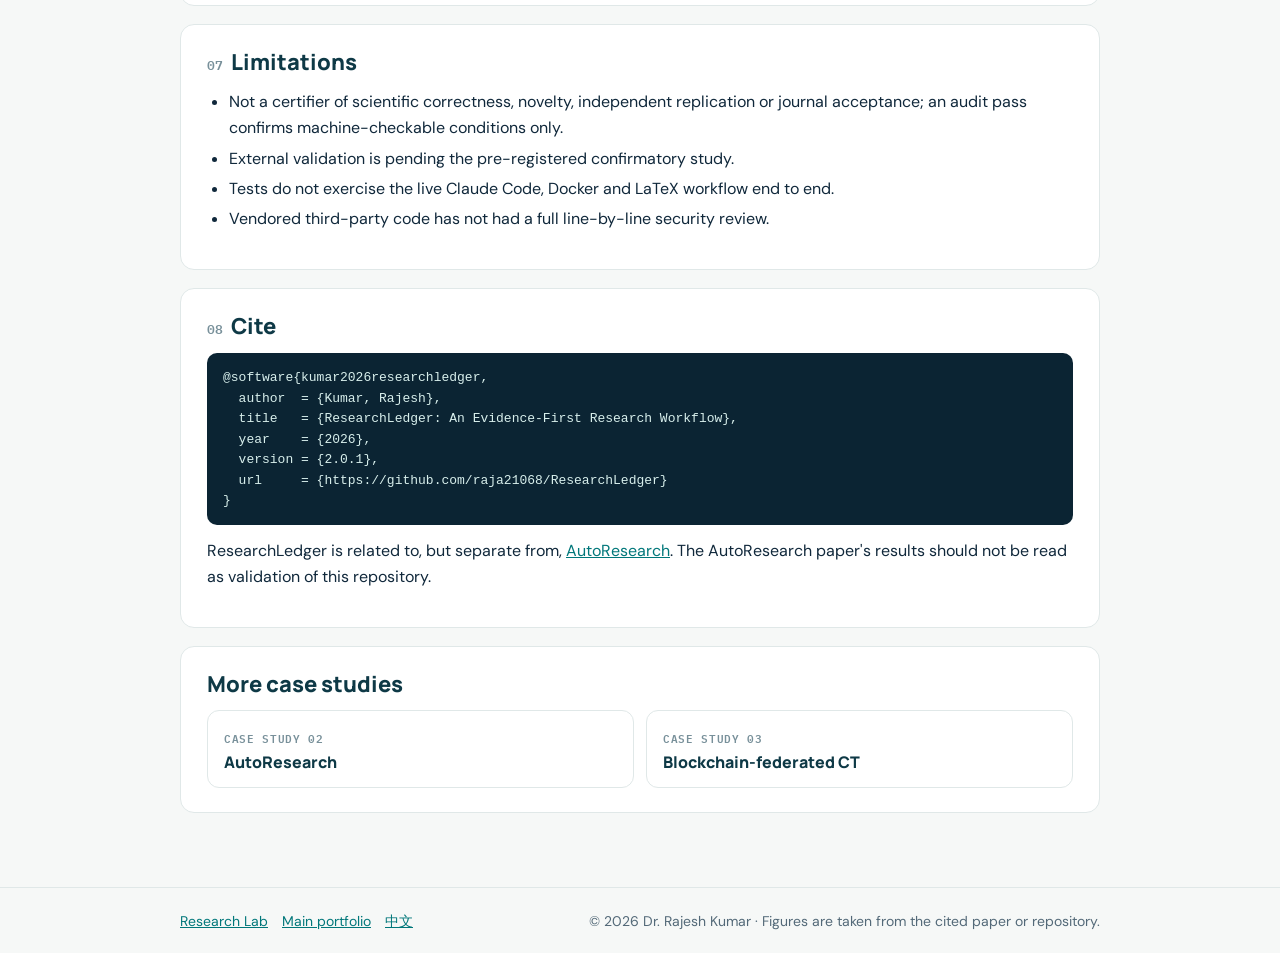
<file: Research_Lab/case-studies/researchledger.html>
<!doctype html>
<html lang="en">
<head>
<meta charset="utf-8">
<meta name="viewport" content="width=device-width, initial-scale=1">
<title>ResearchLedger: evidence-first research automation — Case study | Dr. Rajesh Kumar</title>
<meta name="description" content="Case study of ResearchLedger by Dr. Rajesh Kumar: the problem, novelty, method, development evidence, reproducibility status and contribution behind an evidence-first research-automation prototype.">
<link rel="canonical" href="https://raja21068.github.io/raja/Research_Lab/case-studies/researchledger.html">
<meta property="og:type" content="article">
<meta property="og:site_name" content="Dr. Rajesh Kumar - Research Lab">
<meta property="og:title" content="ResearchLedger: evidence-first research automation — Case study | Dr. Rajesh Kumar">
<meta property="og:description" content="Case study of ResearchLedger by Dr. Rajesh Kumar: the problem, novelty, method, development evidence, reproducibility status and contribution behind an evidence-first research-automation prototype.">
<meta property="og:url" content="https://raja21068.github.io/raja/Research_Lab/case-studies/researchledger.html">
<meta name="twitter:card" content="summary">
<meta name="twitter:title" content="ResearchLedger: evidence-first research automation — Case study | Dr. Rajesh Kumar">
<meta name="twitter:description" content="Case study of ResearchLedger by Dr. Rajesh Kumar: the problem, novelty, method, development evidence, reproducibility status and contribution behind an evidence-first research-automation prototype.">
<link rel="icon" href="../assets/favicon.svg" type="image/svg+xml">
<link rel="preconnect" href="https://fonts.googleapis.com"><link rel="preconnect" href="https://fonts.gstatic.com" crossorigin>
<link href="https://fonts.googleapis.com/css2?family=DM+Sans:wght@400;500;600;700&family=Manrope:wght@400;500;600;700;800&family=IBM+Plex+Mono:wght@400;500;600&display=swap" rel="stylesheet">
<link rel="stylesheet" href="case-study.css?v=20261026">
<script type="application/ld+json">{"@context": "https://schema.org", "@type": "SoftwareSourceCode", "name": "ResearchLedger", "codeRepository": "https://github.com/raja21068/ResearchLedger", "programmingLanguage": "Python", "license": "https://opensource.org/licenses/MIT", "version": "2.0.1", "author": {"@type": "Person", "@id": "https://raja21068.github.io/raja/#person", "name": "Dr. Rajesh Kumar", "url": "https://raja21068.github.io/raja/"}, "mainEntityOfPage": "https://raja21068.github.io/raja/Research_Lab/case-studies/researchledger.html", "description": "Case study of ResearchLedger by Dr. Rajesh Kumar: the problem, novelty, method, development evidence, reproducibility status and contribution behind an evidence-first research-automation prototype."}</script>
</head>
<body>
<a class="skip-link" href="#main">Skip to main content</a>
<header class="cs-header"><div class="wrap">
  <a class="cs-brand" href="../index.html">DR. RAJESH KUMAR<small>RESEARCH LAB · CASE STUDIES</small></a>
  <nav class="cs-nav" aria-label="Site"><a href="../index.html">&larr; Research Lab</a><a href="../../index.html">Main portfolio</a><a href="../../index.html#collaborate">Collaborate</a></nav>
</div></header>
<div class="cs-hero"><div class="wrap">
  <p class="crumbs"><a href="../../index.html">Portfolio</a> / <a href="../index.html">Research Lab</a> / Case studies</p>
  <p class="eyebrow">Case study 01 · Agentic AI · Research infrastructure</p>
  <h1>ResearchLedger: evidence-first research automation</h1>
  <p class="lede">An agentic paper-production pipeline paired with an explicit evidence ledger, so that generated text, executed measurements and established findings stay distinguishable.</p>
  <ul class="chips"><li>Software prototype</li><li>v2.0.1</li><li>Python</li><li>MIT licence</li><li>351 tests passing</li></ul>
  <div class="cs-links"><a class="btn btn-primary" href="https://github.com/raja21068/ResearchLedger" target="_blank" rel="noopener">Source code ↗</a><a class="btn btn-ghost" href="../index.html#pipeline">Workflow explainer</a><a class="btn btn-ghost" href="https://github.com/raja21068/ResearchLedger/blob/main/docs/EVIDENCE_FIRST_V2.md" target="_blank" rel="noopener">Evidence-first protocol ↗</a></div>
</div></div>
<main id="main"><div class="wrap">
<nav class="toc" aria-label="On this page"><strong>On this page</strong><ol><li><a href="#problem">Research problem</a></li><li><a href="#novelty">What is new</a></li><li><a href="#method">Method</a></li><li><a href="#results">Results</a></li><li><a href="#reproducibility">Reproducibility</a></li><li><a href="#contribution">My contribution</a></li><li><a href="#limitations">Limitations</a></li><li><a href="#cite">Cite</a></li></ol></nav>
<section class="cs" id="problem" aria-labelledby="problem-h"><h2 id="problem-h"><span class="num">01</span>Research problem</h2><p>AI research assistants can now draft a convincing paper even when its experiments never ran, its citations were never checked,
and its numbers cannot be traced back to data. Readers, and often the authors, cannot tell <strong>generated text</strong> from
<strong>executed measurements</strong> or from <strong>independently established findings</strong>.</p>
<p>A second, quieter failure follows: when an upstream library, dataset or analysis step changes, earlier claims that depended on it can
silently become stale while everything else in the project still looks valid.</p></section><section class="cs" id="novelty" aria-labelledby="novelty-h"><h2 id="novelty-h"><span class="num">02</span>What is new</h2><ul>
<li><strong>A claim–evidence–run ledger.</strong> Claims (<code>C###</code>), evidence (<code>E###</code>) and executed runs (<code>R####</code>) are linked with content digests, so every reported number has a traceable origin.</li>
<li><strong>Evidence-aware writing.</strong> Manuscripts are drafted with <em>empty result slots</em>; numbers are inserted only from explicitly bound, executed outputs.</li>
<li><strong>Opt-in validation mode.</strong> A prospectively locked protocol and dataset, prior-art metadata checks, metric mappings, registered seeds and isolated repeats before anything is finalised.</li>
<li><strong>Transactional support-set revision.</strong> Dependencies are stored with AND/OR support semantics, so a revision invalidates the claims that truly lost support while keeping those with an alternative sufficient path.</li>
</ul>
<p class="note">The repository's comparison with other research agents is qualitative and architecture-based. It is not a claim that ResearchLedger outperforms those systems.</p></section><section class="cs" id="method" aria-labelledby="method-h"><h2 id="method-h"><span class="num">03</span>Method</h2><p>A command-line tool (<code>researchctl</code>) runs five stages and records each in the ledger:</p>
<ol>
<li><strong>S1 Idea selection</strong> — candidate ideas scored by two critical personas, with measurable falsification criteria.</li>
<li><strong>S2 Draft</strong> — LaTeX manuscript with empty result slots.</li>
<li><strong>S3 Review</strong> — structured referee assessment.</li>
<li><strong>S4 Execution</strong> — generated experiments run in a network-restricted Docker sandbox; code, inputs and outputs are digested.</li>
<li><strong>S5 Revision</strong> — evidence-bound revision, then an automated audit and researcher review.</li>
</ol>
<p><strong>Exploration mode</strong> (default) yields exploratory results. <strong>Validation mode</strong> must be enabled before the run and does not retroactively turn a pilot into a confirmatory study.</p></section><section class="cs" id="results" aria-labelledby="results-h"><h2 id="results-h"><span class="num">04</span>Results</h2><p>The current evidence is <strong>development and mechanism evidence</strong> recorded in the public repository, not external validation.</p>
<div class="metrics">
<div class="metric"><b>351 / 351</b><span>automated tests passing, 0 failures (release 2.0.1, audit 8 Oct 2026)</span></div>
<div class="metric"><b>13 / 13</b><span>historical revisions from 9 scientific-software repositories reproduced their expected change</span></div>
<div class="metric"><b>11 / 11</b><span>fault-injection trials restored every pre-image exactly</span></div>
<div class="metric"><b>6 / 6</b><span>deterministic transaction checks passed, including crash recovery</span></div>
</div>
<p><strong>Structural pilot (10 authored events).</strong> Flat binary propagation kept precision but missed conjunctive dependency failures.
Unconditional downstream reachability reached complete impact recall but over-invalidated objects that still had an alternative sufficient support path.
Support-set provenance and full transactional revision produced the same impact sets, which attributes the gain to the AND/OR support representation rather than the transaction layer.</p>
<p class="note">These are controlled-fixture results. They do not show that ResearchLedger has been validated on real research trajectories, that real agents register dependencies accurately, or that 13/13 estimates population accuracy. The pre-registered confirmatory study below is designed to test that.</p></section><section class="cs" id="reproducibility" aria-labelledby="reproducibility-h"><h2 id="reproducibility-h"><span class="num">05</span>Reproducibility</h2><div class="table-scroll"><table><thead><tr><th scope="col">Item</th><th scope="col">Details</th><th scope="col">Status</th></tr></thead><tbody><tr><th scope="row">Source code</th><td>Public on GitHub, MIT licence</td><td><span class="status s-ok">Available</span></td></tr><tr><th scope="row">Automated test suite</th><td><code>python -m pytest -q tests tests_researchledger</code></td><td><span class="status s-ok">Available</span></td></tr><tr><th scope="row">Validation-study bundle</th><td>Semantic replays, annotation packets and analysis in <code>validation_study/</code></td><td><span class="status s-ok">Available</span></td></tr><tr><th scope="row">Confirmatory study</th><td>Pre-registered: ≥60 revision events from ≥15 repositories, blinded two-annotator gold labels</td><td><span class="status s-no">Not yet run</span></td></tr><tr><th scope="row">End-to-end runs</th><td>Need a local Claude Code login, Docker and LaTeX; not covered by the tests</td><td><span class="status s-part">Local setup</span></td></tr><tr><th scope="row">Packaging</th><td>Editable install only; a standalone wheel is not supported yet</td><td><span class="status s-part">Partial</span></td></tr></tbody></table></div><pre><code>git clone https://github.com/raja21068/ResearchLedger.git
cd ResearchLedger
python -m pip install -e .
python -m pytest -q tests tests_researchledger</code></pre></section><section class="cs" id="contribution" aria-labelledby="contribution-h"><h2 id="contribution-h"><span class="num">06</span>My contribution</h2><p><strong>Sole developer and maintainer.</strong> Every commit in the public repository (17 of 17, since September 2026) is by Rajesh Kumar,
covering the system design, the claim–evidence–run ledger, validation mode, the Paper Factory stage implementations, the test suite and the validation-study bundle.</p>
<p>Bundled third-party components (Referee Lean v2, the Idea Discovery v5 archive and other vendored tools) keep their own licences and attribution and are not presented as original work.</p></section><section class="cs" id="limitations" aria-labelledby="limitations-h"><h2 id="limitations-h"><span class="num">07</span>Limitations</h2><ul>
<li>Not a certifier of scientific correctness, novelty, independent replication or journal acceptance; an audit pass confirms machine-checkable conditions only.</li>
<li>External validation is pending the pre-registered confirmatory study.</li>
<li>Tests do not exercise the live Claude Code, Docker and LaTeX workflow end to end.</li>
<li>Vendored third-party code has not had a full line-by-line security review.</li>
</ul></section><section class="cs" id="cite" aria-labelledby="cite-h"><h2 id="cite-h"><span class="num">08</span>Cite</h2><pre><code>@software{kumar2026researchledger,
  author  = {Kumar, Rajesh},
  title   = {ResearchLedger: An Evidence-First Research Workflow},
  year    = {2026},
  version = {2.0.1},
  url     = {https://github.com/raja21068/ResearchLedger}
}</code></pre><p>ResearchLedger is related to, but separate from, <a href="autoresearch.html">AutoResearch</a>. The AutoResearch paper's results should not be read as validation of this repository.</p></section>
<section class="cs" aria-labelledby="more-h"><h2 id="more-h">More case studies</h2><div class="next"><a href="autoresearch.html"><small>Case study 02</small><b>AutoResearch</b></a><a href="blockchain-federated-ct.html"><small>Case study 03</small><b>Blockchain-federated CT</b></a></div></section>
</div></main>
<footer class="cs-footer"><div class="wrap">
  <div><a href="../index.html">Research Lab</a><a href="../../index.html">Main portfolio</a><a href="../../cn.html" lang="zh-CN">中文</a></div>
  <span>&copy; 2026 Dr. Rajesh Kumar · Figures are taken from the cited paper or repository.</span>
</div></footer>
</body>
</html>
</file>
<file: Research_Lab/case-studies/case-study.css>
/* Case-study pages: same palette and type as the Research Lab (design.css) */
:root{--bg:#f6f8f7;--panel:#fff;--stroke:#e0e8e8;--text:#10283b;--sub:#536978;--muted:#78909a;--ink:#0e3946;--lime:#9df3ca;--sky:#6fe3ea;--coral:#ffad7a;
  --ok:#0f7a55;--ok-bg:#e3f7ee;--part:#8a5a00;--part-bg:#fff4dc;--no:#a33a2a;--no-bg:#fde9e4;
  --mono:'IBM Plex Mono',ui-monospace,monospace;--display:'Manrope','Segoe UI',sans-serif;--body:'DM Sans',Arial,sans-serif}
*{box-sizing:border-box}
html{scroll-padding-top:80px}
body{margin:0;background:var(--bg);color:var(--text);font-family:var(--body);line-height:1.65}
a{color:#00777a}
a:hover{color:var(--ink)}
.skip-link{position:absolute;left:-999px;top:8px;background:#c5fff0;color:#082f37;padding:8px 14px;border-radius:8px;z-index:60}
.skip-link:focus{left:12px}
.wrap{width:min(920px,calc(100% - 32px));margin-inline:auto}

/* header: always shows the way back to the lab and the main portfolio */
.cs-header{position:sticky;top:0;z-index:50;background:rgba(250,252,252,.95);backdrop-filter:blur(14px);border-bottom:1px solid var(--stroke)}
.cs-header .wrap{display:flex;align-items:center;justify-content:space-between;gap:16px;min-height:62px;flex-wrap:wrap}
.cs-brand{font:800 13px/1.3 var(--display);letter-spacing:.08em;color:var(--ink);text-decoration:none}
.cs-brand small{display:block;font:500 10px var(--mono);letter-spacing:.02em;color:var(--muted)}
.cs-nav{display:flex;gap:18px;flex-wrap:wrap;font-weight:700;font-size:14px}
.cs-nav a{text-decoration:none;color:#22465a}
.cs-nav a:hover{color:#00777a}

/* hero */
.cs-hero{background:#0b2433;color:#e9f6f4;padding:44px 0 40px}
.crumbs{font:500 12px var(--mono);color:#9fc3c4;margin:0 0 18px}
.crumbs a{color:#9fc3c4}
.eyebrow{font:600 12px var(--mono);letter-spacing:.08em;color:var(--lime);text-transform:uppercase;margin:0 0 10px}
.cs-hero h1{font:800 clamp(28px,5vw,44px)/1.12 var(--display);margin:0 0 14px;color:#fff}
.cs-hero .lede{font-size:18px;color:#c9dfe0;max-width:720px;margin:0 0 22px}
.chips{display:flex;flex-wrap:wrap;gap:8px;margin:0;padding:0;list-style:none}
.chips li{font:500 12px var(--mono);padding:5px 10px;border:1px solid #2d5161;border-radius:999px;color:#cfe8e6}
.cs-links{display:flex;flex-wrap:wrap;gap:10px;margin-top:24px}
.btn{display:inline-flex;align-items:center;gap:6px;padding:10px 16px;border-radius:9px;font-weight:700;font-size:14px;text-decoration:none}
.btn-primary{background:var(--lime);color:#06281f}
.btn-primary:hover{background:#c5fff0;color:#06281f}
.btn-ghost{border:1px solid #3a6372;color:#e9f6f4}
.btn-ghost:hover{background:#12384a;color:#fff}

/* body */
main{padding:28px 0 56px}
.toc{background:var(--panel);border:1px solid var(--stroke);border-radius:12px;padding:14px 18px;margin-bottom:28px}
.toc strong{font:600 12px var(--mono);letter-spacing:.06em;color:var(--muted);text-transform:uppercase}
.toc ol{margin:8px 0 0;padding-left:20px;columns:2;column-gap:28px}
.toc li{margin:2px 0}
section.cs{background:var(--panel);border:1px solid var(--stroke);border-radius:14px;padding:24px 26px;margin-bottom:18px}
section.cs h2{font:800 22px/1.25 var(--display);margin:0 0 12px;color:var(--ink)}
section.cs h2 .num{font:600 13px var(--mono);color:var(--muted);margin-right:8px}
section.cs p{margin:0 0 12px}
section.cs ul,section.cs ol{margin:0 0 12px;padding-left:22px}
section.cs li{margin:4px 0}
.note{border-left:4px solid var(--coral);background:#fff7f1;padding:10px 14px;border-radius:0 8px 8px 0;font-size:15px;color:#4a3a2e;margin:12px 0 0}
.metrics{display:grid;grid-template-columns:repeat(auto-fit,minmax(170px,1fr));gap:12px;margin:6px 0 16px}
.metric{border:1px solid var(--stroke);border-radius:10px;padding:12px 14px;background:#fbfdfd}
.metric b{display:block;font:800 26px/1.1 var(--display);color:var(--ink)}
.metric span{font-size:13px;color:var(--sub)}
.table-scroll{overflow-x:auto;margin:6px 0 10px}
table{border-collapse:collapse;width:100%;font-size:14px}
caption{text-align:left;font-size:13px;color:var(--sub);padding-bottom:8px}
th,td{border-bottom:1px solid var(--stroke);padding:8px 10px;text-align:left;vertical-align:top}
th{font:600 12px var(--mono);letter-spacing:.03em;color:var(--sub);background:#f3f7f7}
tr.ours td{background:#effbf6;font-weight:700}
.status{display:inline-block;font:600 11px var(--mono);letter-spacing:.04em;padding:3px 8px;border-radius:999px;white-space:nowrap}
.s-ok{background:var(--ok-bg);color:var(--ok)}
.s-part{background:var(--part-bg);color:var(--part)}
.s-no{background:var(--no-bg);color:var(--no)}
pre{background:#0b2433;color:#d8efec;padding:14px 16px;border-radius:10px;overflow-x:auto;font:13px/1.5 var(--mono)}
.video{position:relative;aspect-ratio:16/9;border-radius:12px;overflow:hidden;background:#000;margin:6px 0 4px}
.video iframe{position:absolute;inset:0;width:100%;height:100%;border:0}
.next{display:grid;grid-template-columns:repeat(auto-fit,minmax(240px,1fr));gap:12px}
.next a{display:block;border:1px solid var(--stroke);border-radius:12px;padding:14px 16px;background:var(--panel);text-decoration:none;color:var(--text)}
.next a:hover{border-color:#00777a}
.next small{font:600 11px var(--mono);color:var(--muted);text-transform:uppercase;letter-spacing:.06em}
.next b{display:block;font:800 16px var(--display);color:var(--ink)}
.cs-footer{border-top:1px solid var(--stroke);padding:22px 0 30px;font-size:14px;color:var(--sub)}
.cs-footer .wrap{display:flex;flex-wrap:wrap;justify-content:space-between;gap:12px}
.cs-footer a{margin-right:14px}
@media(max-width:640px){
  .toc ol{columns:1}
  section.cs{padding:18px 16px}
  .cs-nav{gap:12px;font-size:13px}
}
</file>
<file: site-theme.css>
/* Shared design tokens based on index.html: Tailwind blues and indigo. */
:root {
  --ink:#1f2937; --sub:#4b5563; --muted:#4b5563;
  --primary:#2563eb; --primary-dark:#1e40af; --navy:#1e3a8a;
  --accent:#dbeafe; --line:#e5e7eb; --bg:#f9fafb; --surface:#fff;
  --shadow:0 6px 22px rgba(30,64,175,.055);
}
body {background:var(--bg); color:var(--ink); font-family:ui-sans-serif,-apple-system,BlinkMacSystemFont,'Segoe UI',Arial,sans-serif;}
a {color:var(--primary);}
a:hover {text-decoration-color:#1e40af;}
.hero {background:linear-gradient(112deg,#1e40af 0%,#1e3a8a 58%,#312e81 100%);color:#fff;padding:49px 0 43px;}
.eyebrow {color:#bfdbfe; opacity:1;}
.hero p {color:#dbeafe;}
.meta-chip {color:#e0e7ff;background:rgba(255,255,255,.09);border-color:rgba(255,255,255,.25);}
.nav,.site-nav {position:sticky;top:0;z-index:50;background:#fff;border-bottom:1px solid var(--line);box-shadow:0 2px 8px rgba(30,58,138,.045);}
.nav .wrap,.site-nav .wrap {display:flex;justify-content:space-between;align-items:center;gap:12px;flex-wrap:wrap;padding-top:10px;padding-bottom:10px;}
.nav-items {display:flex;align-items:center;flex-wrap:wrap;gap:2px;}
.nav .home-brand,.site-nav .home-brand {font-size:1.16rem;line-height:1.25;font-weight:790;letter-spacing:-.035em;text-decoration:none;padding:7px 4px 7px 0;white-space:nowrap; background:linear-gradient(90deg,#4e73df,#224abe);background-clip:text;-webkit-background-clip:text;color:#1d4ed8;-webkit-text-fill-color:transparent;}
.nav-items a {text-decoration:none;white-space:nowrap;font-size:.83rem;font-weight:650;padding:8px 9px;border-radius:8px;color:#374151;}
.nav-items a:hover {background:#eff6ff;color:#1d4ed8;}
.nav-items a[aria-current='page'] {background:#dbeafe;color:#1e40af;}
.summary-card,.stat-card,.tools,.toolbar,.table-wrap,.distinction,.smallprint,.ip-link,.paper-table {border-color:var(--line);box-shadow:var(--shadow);}
.summary-card {border-top-color:#2563eb;}
.summary-card.ip {border-top-color:#6366f1;}
.summary-value,.summary-name,.count {color:#1d4ed8;}
.summary-desc,.stat-title,.stat-description,.section-header p,.record-note,.result-count,.footer {color:#4b5563;}
.category-strip a,.quick-links a {border-color:#dbeafe;background:white;color:#1e40af;}
.category-strip a:hover,.quick-links a:hover {background:#eff6ff;border-color:#93c5fd;}
.ip-link strong {color:#1e40af;}
.tools input,.tools select,.search {border-color:#cbd5e1;background:#fff;}
.tools input:focus,.tools select:focus,.search:focus {border-color:#2563eb;box-shadow:0 0 0 3px rgba(37,99,235,.16);}
.paper-table th,thead th {background:#eff6ff;color:#1e40af;border-bottom-color:#dbeafe;}
.paper-table tbody tr:hover,tbody tr:hover {background:#f8fbff;}
.paper-table .papertitle,.patent-title {color:#1f2937;}
.paper-table .authors,.record-note {color:#4b5563;}
.paper-table .self {color:#1d4ed8;}
.paper-table .year small,.year small,.year-label {color:#64748b;}
.paper-table td,tbody td {border-color:var(--line);}
.pill {background:#eff6ff;color:#1d4ed8;border-color:#bfdbfe;}
.outlink {background:#2563eb;color:white;}
.outlink:hover {background:#1d4ed8;color:white;}
.portfolio-table .tag {color:#4338ca;background:#eef2ff;}
.portfolio-table .tag.pub {color:#1e40af;background:#dbeafe;}
.btn {border-color:#bfdbfe;color:#1d4ed8;background:white;}
.btn:hover {background:#eff6ff;}
.filter {color:#475569;}
.filter:hover {background:#eff6ff;}
.filter[aria-pressed='true'] {color:#1e40af;background:#dbeafe;border-color:#93c5fd;}
.num {color:#64748b;}
.source {color:#2563eb;}
.smallprint h3,.smallprint strong,.section-header h2 {color:#1f2937;}
button:focus-visible,a:focus-visible,input:focus-visible,select:focus-visible {outline:3px solid #93c5fd;outline-offset:2px;}
@media(max-width:740px) {
  .nav .wrap,.site-nav .wrap {padding-top:10px;padding-bottom:10px;}
  .nav-items {gap:1px;flex-wrap:nowrap;width:100%;max-width:100%;overflow-x:auto;overflow-y:hidden;-webkit-overflow-scrolling:touch;scrollbar-width:thin;padding-bottom:5px;}
  .nav-items a {font-size:.79rem;padding:7px 8px;}
  .hero {padding:34px 0 32px;}
}
@media print {
  .nav,.site-nav {display:none!important;}
  .hero {background:white;color:#111;padding:15px 0;}
  .hero p,.eyebrow {color:#444;}
  .meta-chip {color:#444;}
  .summary-value {color:#111;}
}
</file>
